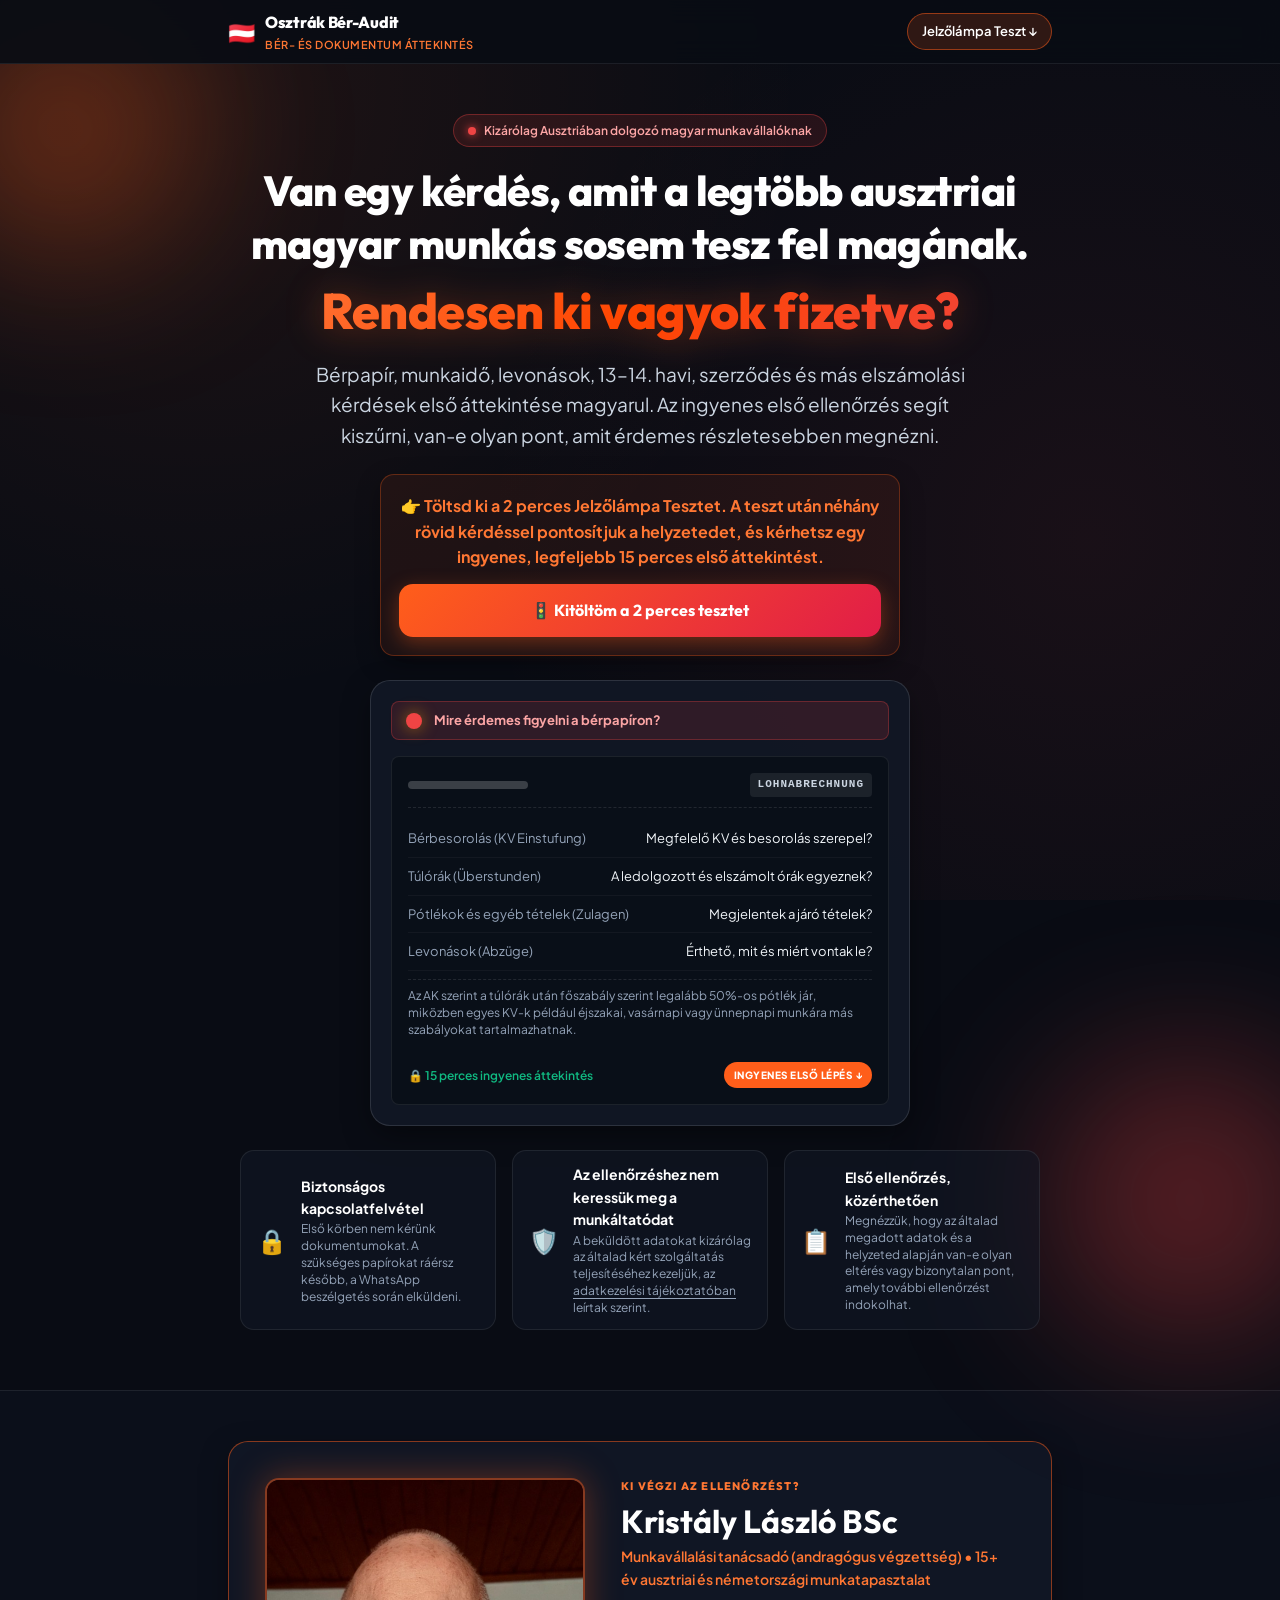
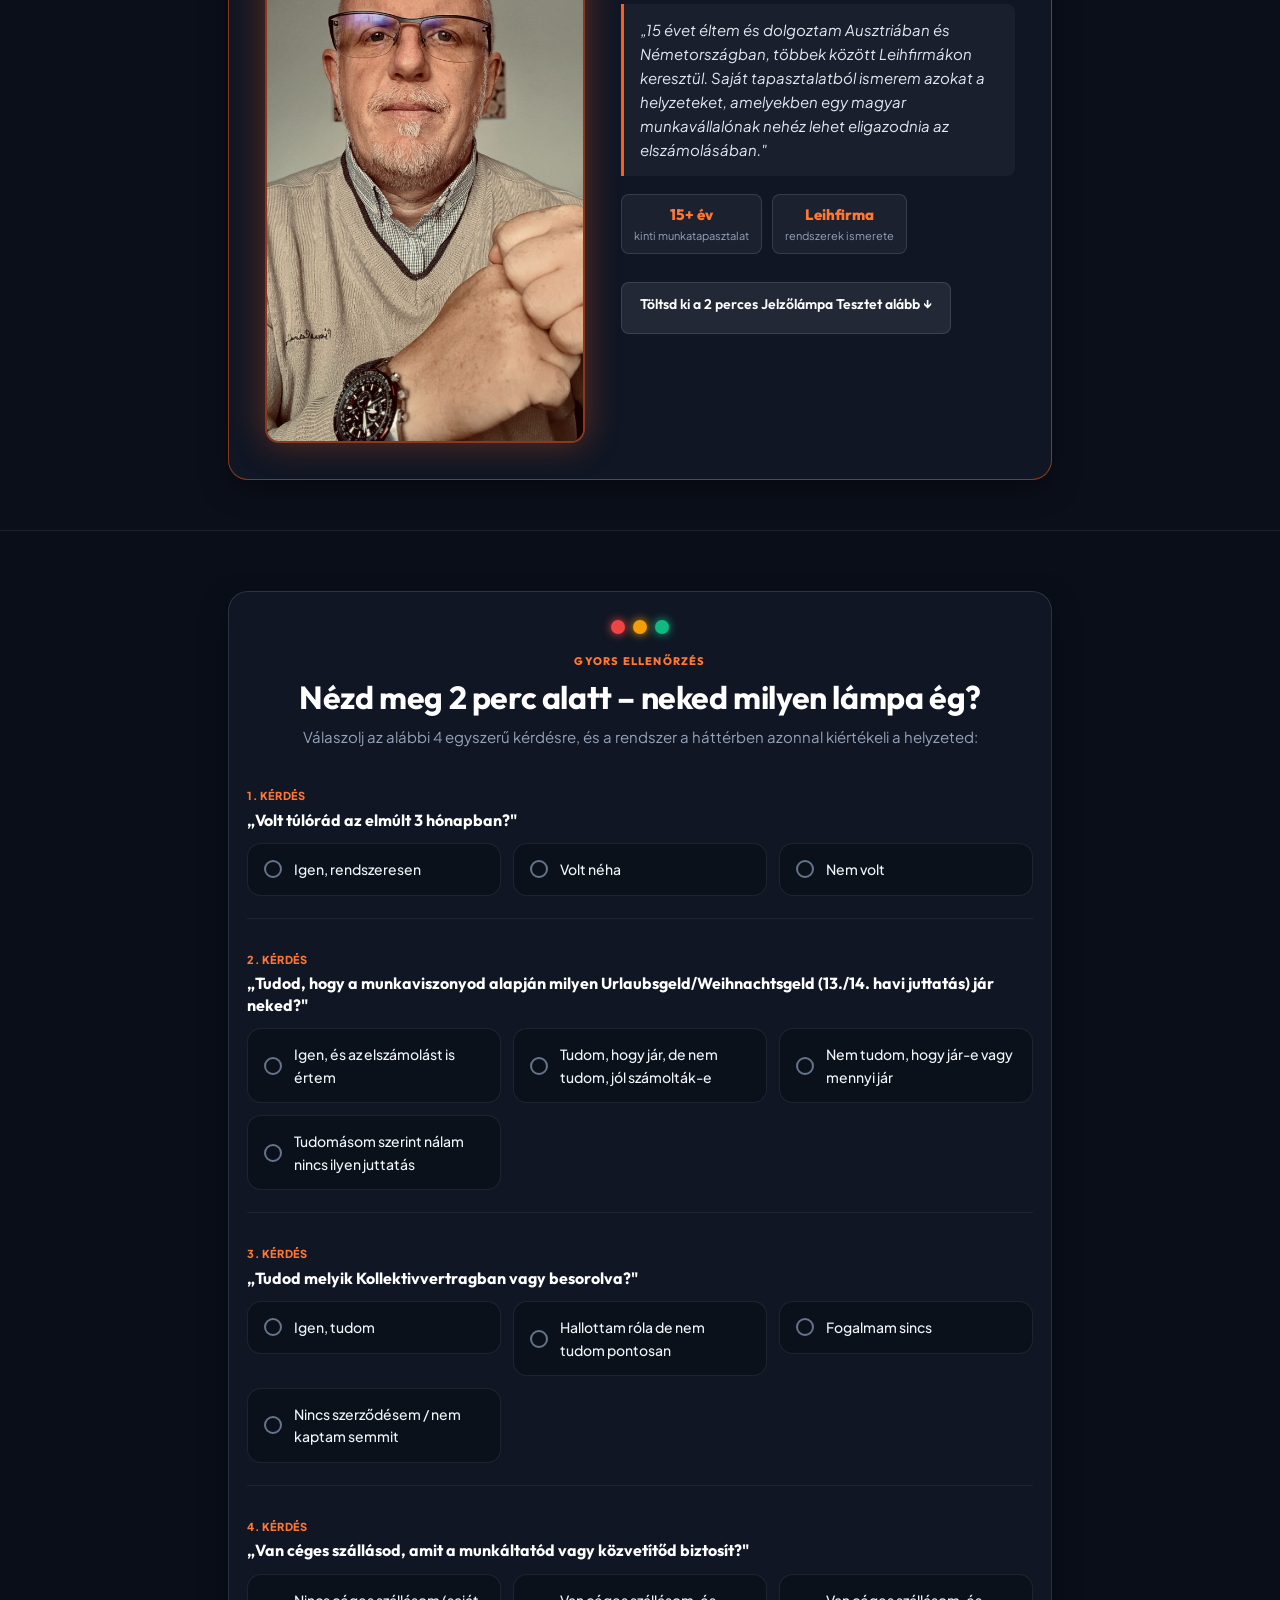
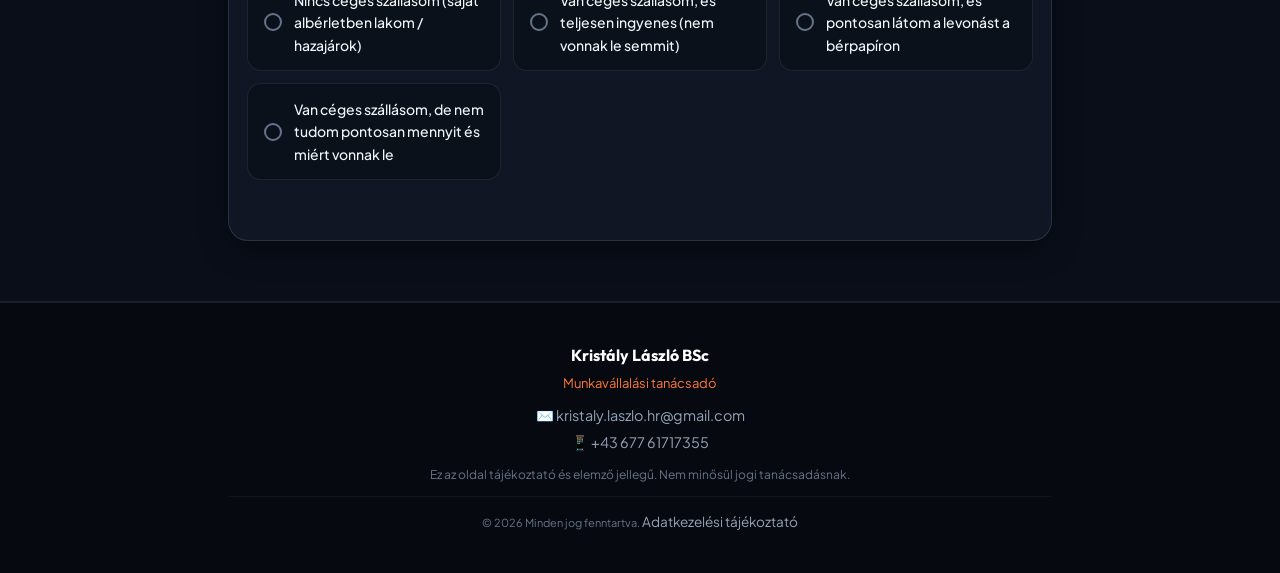
<file: index.html>
<!DOCTYPE html>
<html lang="hu">
<head>
  <meta charset="UTF-8">
  <meta name="viewport" content="width=device-width, initial-scale=1.0, maximum-scale=5.0">
  <title>Osztrák Bér- és Dokumentum Áttekintés | Kristály László BSc</title>
  
  <!-- SEO & Open Graph Meta Tags -->
  <meta name="description" content="Bérpapír, munkaidő, levonások, 13–14. havi, szerződés és más elszámolási kérdések első áttekintése magyarul.">
  <meta property="og:title" content="Osztrák Bér- és Dokumentum Áttekintés">
  <meta property="og:description" content="Bérpapír, munkaidő, levonások, 13–14. havi, szerződés és más elszámolási kérdések első áttekintése magyarul.">
  <meta property="og:image" content="assets/laszlo.jpg">
  <meta property="og:type" content="website">
  
  <!-- Fonts -->
  <link rel="preconnect" href="https://fonts.googleapis.com">
  <link rel="preconnect" href="https://fonts.gstatic.com" crossorigin>
  <link href="https://fonts.googleapis.com/css2?family=Outfit:wght@400;500;600;700;800;900&family=Plus+Jakarta+Sans:wght@400;500;600;700&display=swap" rel="stylesheet">
  
  <link rel="stylesheet" href="style.css?v=4">
</head>
<body>

  <!-- Top Sticky Navigation Bar -->
  <header class="top-nav">
    <div class="nav-container">
      <div class="brand">
        <span class="flag-icon" aria-hidden="true">🇦🇹</span>
        <div class="brand-text">
          <span class="brand-title">Osztrák Bér-Audit</span>
          <span class="brand-badge">Bér- és Dokumentum Áttekintés</span>
        </div>
      </div>
      <a href="#jelzolampa-teszt" class="nav-cta-pill">Jelzőlámpa Teszt ↓</a>
    </div>
  </header>

  <main>
    <!-- ====================================================================
         1. BLOKK: HERO
         ==================================================================== -->
    <section class="hero-section" id="hero">
      <div class="glow-orb glow-top-left" aria-hidden="true"></div>
      <div class="glow-orb glow-bottom-right" aria-hidden="true"></div>
      
      <div class="container hero-container">
        <div class="hero-badge">
          <span class="pulse-dot"></span>
          <span>Kizárólag Ausztriában dolgozó magyar munkavállalóknak</span>
        </div>

        <h1 class="hero-title">
          Van egy kérdés, amit a legtöbb ausztriai magyar munkás sosem tesz fel magának.
          <span class="highlight-orange-red">Rendesen ki vagyok fizetve?</span>
        </h1>

        <p class="hero-lead">
          Bérpapír, munkaidő, levonások, 13–14. havi, szerződés és más elszámolási kérdések első áttekintése magyarul. Az ingyenes első ellenőrzés segít kiszűrni, van-e olyan pont, amit érdemes részletesebben megnézni.
        </p>

        <div class="hero-action-box">
          <p class="action-highlight">
            👉 <strong>Töltsd ki a 2 perces Jelzőlámpa Tesztet. A teszt után néhány rövid kérdéssel pontosítjuk a helyzetedet, és kérhetsz egy ingyenes, legfeljebb 15 perces első áttekintést.</strong>
          </p>
          <a href="#jelzolampa-teszt" class="btn btn-primary btn-hero">
            <span>🚦 Kitöltöm a 2 perces tesztet</span>
          </a>
        </div>

        <!-- Bérpapír szimuláció -->
        <div class="hero-illustration-card">
          <div class="warning-light-indicator">
            <span class="traffic-light amber-glow"></span>
            <span class="warning-label">Mire érdemes figyelni a bérpapíron?</span>
          </div>
          <div class="payslip-visual">
            <div class="payslip-header-fake">
              <div class="fake-bar-short"></div>
              <div class="fake-stamp">LOHNABRECHNUNG</div>
            </div>
            <div class="payslip-row-fake">
              <span class="fake-text">Bérbesorolás (KV Einstufung)</span>
              <span class="fake-diff check-text">Megfelelő KV és besorolás szerepel?</span>
            </div>
            <div class="payslip-row-fake">
              <span class="fake-text">Túlórák (Überstunden)</span>
              <span class="fake-diff check-text">A ledolgozott és elszámolt órák egyeznek?</span>
            </div>
            <div class="payslip-row-fake">
              <span class="fake-text">Pótlékok és egyéb tételek (Zulagen)</span>
              <span class="fake-diff check-text">Megjelentek a járó tételek?</span>
            </div>
            <div class="payslip-row-fake">
              <span class="fake-text">Levonások (Abzüge)</span>
              <span class="fake-diff check-text">Érthető, mit és miért vontak le?</span>
            </div>
            <div class="payslip-footnote">
              <p>Az AK szerint a túlórák után főszabály szerint legalább 50%-os pótlék jár, miközben egyes KV-k például éjszakai, vasárnapi vagy ünnepnapi munkára más szabályokat tartalmazhatnak.</p>
            </div>
            <div class="payslip-footer-fake">
              <span class="audit-status">🔒 15 perces ingyenes áttekintés</span>
              <a href="#jelzolampa-teszt" class="free-tag clickable-pill">INGYENES ELSŐ LÉPÉS ↓</a>
            </div>
          </div>
        </div>

        <!-- Bizalomépítés -->
        <div class="trust-horizontal-grid">
          <div class="trust-mini-card">
            <div class="mini-icon">🔒</div>
            <div>
              <strong>Biztonságos kapcsolatfelvétel</strong>
              <p>Első körben nem kérünk dokumentumokat. A szükséges papírokat ráérsz később, a WhatsApp beszélgetés során elküldeni.</p>
            </div>
          </div>
          <div class="trust-mini-card">
            <div class="mini-icon">🛡️</div>
            <div>
              <strong>Az ellenőrzéshez nem keressük meg a munkáltatódat</strong>
              <p>A beküldött adatokat kizárólag az általad kért szolgáltatás teljesítéséhez kezeljük, az <a href="adatkezeles.html" class="inline-link">adatkezelési tájékoztatóban</a> leírtak szerint.</p>
            </div>
          </div>
          <div class="trust-mini-card">
            <div class="mini-icon">📋</div>
            <div>
              <strong>Első ellenőrzés, közérthetően</strong>
              <p>Megnézzük, hogy az általad megadott adatok és a helyzeted alapján van-e olyan eltérés vagy bizonytalan pont, amely további ellenőrzést indokolhat.</p>
            </div>
          </div>
        </div>
      </div>
    </section>

    <!-- ====================================================================
         2. BLOKK: KI VAGYOK
         ==================================================================== -->
    <section class="about-standalone-section" id="ki-vagyok">
      <div class="container">
        <div class="about-standalone-card">
          <div class="about-photo-column">
            <div class="photo-wrapper-full">
              <img src="assets/laszlo.jpg" alt="Kristály László BSc" class="photo-wrist-visible" loading="eager">
            </div>
          </div>
          <div class="about-text-column">
            <span class="sub-label">KI VÉGZI AZ ELLENŐRZÉST?</span>
            <h2 class="about-name">Kristály László BSc</h2>
            <p class="about-title-tag">Munkavállalási tanácsadó (andragógus végzettség) • 15+ év ausztriai és németországi munkatapasztalat</p>
            <blockquote class="about-quote">
              „15 évet éltem és dolgoztam Ausztriában és Németországban, többek között Leihfirmákon keresztül. Saját tapasztalatból ismerem azokat a helyzeteket, amelyekben egy magyar munkavállalónak nehéz lehet eligazodnia az elszámolásában."
            </blockquote>
            <div class="about-highlights">
              <div class="highlight-chip">
                <span class="chip-num">15+ év</span>
                <span class="chip-desc">kinti munkatapasztalat</span>
              </div>
              <div class="highlight-chip">
                <span class="chip-num">Leihfirma</span>
                <span class="chip-desc">rendszerek ismerete</span>
              </div>
            </div>
            <div class="about-bottom-cta">
              <a href="#jelzolampa-teszt" class="btn btn-secondary-sm">
                Töltsd ki a 2 perces Jelzőlámpa Tesztet alább ↓
              </a>
            </div>
          </div>
        </div>
      </div>
    </section>

    <!-- ====================================================================
         3. BLOKK: JELZŐLÁMPA TESZT
         ==================================================================== -->
    <section class="traffic-light-section" id="jelzolampa-teszt">
      <div class="container">
        <div class="traffic-box-card">
          <div class="section-heading text-center">
            <div class="traffic-mini-lights">
              <span class="t-dot t-red"></span>
              <span class="t-dot t-yellow"></span>
              <span class="t-dot t-green"></span>
            </div>
            <span class="sub-label">GYORS ELLENŐRZÉS</span>
            <h2 class="section-title">Nézd meg 2 perc alatt – neked milyen lámpa ég?</h2>
            <p class="section-subtitle">Válaszolj az alábbi 4 egyszerű kérdésre, és a rendszer a háttérben azonnal kiértékeli a helyzeted:</p>
          </div>

          <form id="trafficLightForm" class="traffic-form">
            <!-- 1. TÚLÓRA -->
            <div class="traffic-q-group" data-tq="1">
              <div class="traffic-q-header">
                <span class="traffic-q-num">1. kérdés</span>
                <h3 class="traffic-q-title">„Volt túlórád az elmúlt 3 hónapban?"</h3>
              </div>
              <div class="traffic-options-grid">
                <label class="t-opt-card"><input type="radio" name="tq1" value="Igen, rendszeresen"><div class="t-opt-content"><span class="t-opt-indicator"></span><span class="t-opt-text">Igen, rendszeresen</span></div></label>
                <label class="t-opt-card"><input type="radio" name="tq1" value="Volt néha"><div class="t-opt-content"><span class="t-opt-indicator"></span><span class="t-opt-text">Volt néha</span></div></label>
                <label class="t-opt-card"><input type="radio" name="tq1" value="Nem volt"><div class="t-opt-content"><span class="t-opt-indicator"></span><span class="t-opt-text">Nem volt</span></div></label>
              </div>
            </div>
            <!-- 2. URLAUBSGELD / WEIHNACHTSGELD -->
            <div class="traffic-q-group" data-tq="2">
              <div class="traffic-q-header">
                <span class="traffic-q-num">2. kérdés</span>
                <h3 class="traffic-q-title">„Tudod, hogy a munkaviszonyod alapján milyen Urlaubsgeld/Weihnachtsgeld (13./14. havi juttatás) jár neked?"</h3>
              </div>
              <div class="traffic-options-grid">
                <label class="t-opt-card"><input type="radio" name="tq2" value="Igen, és az elszámolást is értem"><div class="t-opt-content"><span class="t-opt-indicator"></span><span class="t-opt-text">Igen, és az elszámolást is értem</span></div></label>
                <label class="t-opt-card"><input type="radio" name="tq2" value="Tudom, hogy jár, de nem tudom, jól számolták-e"><div class="t-opt-content"><span class="t-opt-indicator"></span><span class="t-opt-text">Tudom, hogy jár, de nem tudom, jól számolták-e</span></div></label>
                <label class="t-opt-card"><input type="radio" name="tq2" value="Nem tudom, hogy jár-e vagy mennyi jár"><div class="t-opt-content"><span class="t-opt-indicator"></span><span class="t-opt-text">Nem tudom, hogy jár-e vagy mennyi jár</span></div></label>
                <label class="t-opt-card"><input type="radio" name="tq2" value="Tudomásom szerint nálam nincs ilyen juttatás"><div class="t-opt-content"><span class="t-opt-indicator"></span><span class="t-opt-text">Tudomásom szerint nálam nincs ilyen juttatás</span></div></label>
              </div>
            </div>
            <!-- 3. KV -->
            <div class="traffic-q-group" data-tq="3">
              <div class="traffic-q-header">
                <span class="traffic-q-num">3. kérdés</span>
                <h3 class="traffic-q-title">„Tudod melyik Kollektivvertragban vagy besorolva?"</h3>
              </div>
              <div class="traffic-options-grid">
                <label class="t-opt-card"><input type="radio" name="tq3" value="Igen, tudom"><div class="t-opt-content"><span class="t-opt-indicator"></span><span class="t-opt-text">Igen, tudom</span></div></label>
                <label class="t-opt-card"><input type="radio" name="tq3" value="Hallottam róla de nem tudom pontosan"><div class="t-opt-content"><span class="t-opt-indicator"></span><span class="t-opt-text">Hallottam róla de nem tudom pontosan</span></div></label>
                <label class="t-opt-card"><input type="radio" name="tq3" value="Fogalmam sincs"><div class="t-opt-content"><span class="t-opt-indicator"></span><span class="t-opt-text">Fogalmam sincs</span></div></label>
                <label class="t-opt-card"><input type="radio" name="tq3" value="Nincs szerződésem / nem kaptam semmit"><div class="t-opt-content"><span class="t-opt-indicator"></span><span class="t-opt-text">Nincs szerződésem / nem kaptam semmit</span></div></label>
              </div>
            </div>
            <!-- 4. SZÁLLÁS -->
            <div class="traffic-q-group" data-tq="4">
              <div class="traffic-q-header">
                <span class="traffic-q-num">4. kérdés</span>
                <h3 class="traffic-q-title">„Van céges szállásod, amit a munkáltatód vagy közvetítőd biztosít?"</h3>
              </div>
              <div class="traffic-options-grid">
                <label class="t-opt-card"><input type="radio" name="tq4" value="Nincs céges szállásom"><div class="t-opt-content"><span class="t-opt-indicator"></span><span class="t-opt-text">Nincs céges szállásom (saját albérletben lakom / hazajárok)</span></div></label>
                <label class="t-opt-card"><input type="radio" name="tq4" value="Van, és teljesen ingyenes"><div class="t-opt-content"><span class="t-opt-indicator"></span><span class="t-opt-text">Van céges szállásom, és teljesen ingyenes (nem vonnak le semmit)</span></div></label>
                <label class="t-opt-card"><input type="radio" name="tq4" value="Van, és pontosan tudom a levonást"><div class="t-opt-content"><span class="t-opt-indicator"></span><span class="t-opt-text">Van céges szállásom, és pontosan látom a levonást a bérpapíron</span></div></label>
                <label class="t-opt-card"><input type="radio" name="tq4" value="Van, de nem tudom pontosan"><div class="t-opt-content"><span class="t-opt-indicator"></span><span class="t-opt-text">Van céges szállásom, de nem tudom pontosan mennyit és miért vonnak le</span></div></label>
              </div>
            </div>
          </form>

          <!-- EREDMÉNY DOBOZOK -->
          <div id="trafficResultCard" class="traffic-result-card" style="display: none;">
            <div id="resRedLight" class="res-light-box light-box-red" style="display: none;">
              <div class="res-light-header">
                <div class="big-lamp lamp-red">🔴</div>
                <div class="res-light-title-group">
                  <span class="res-badge badge-red">TÖBB ELLENŐRZENDŐ PONTOT TALÁLTUNK</span>
                  <h4>PIROS LÁMPA</h4>
                </div>
              </div>
              <p class="res-quote">A válaszaid alapján vannak olyan pontok az elszámolásodban, amelyeket érdemes közelebbről megnézni.</p>
              <p class="res-disclaimer">Ez még nem jelenti azt, hogy biztosan hibás a béred vagy pénzzel tartoznak neked. A következő lépésben néhány rövid kérdéssel pontosítjuk, mit szeretnél ellenőrizni.</p>
              <a href="#szuro-blokk" class="btn btn-primary btn-jump-to-filter"><span>Tovább az ingyenes első ellenőrzéshez ↓</span></a>
            </div>
            <div id="resYellowLight" class="res-light-box light-box-yellow" style="display: none;">
              <div class="res-light-header">
                <div class="big-lamp lamp-yellow">🟡</div>
                <div class="res-light-title-group">
                  <span class="res-badge badge-yellow">NÉHÁNY BIZONYTALAN PONT</span>
                  <h4>SÁRGA LÁMPA</h4>
                </div>
              </div>
              <p class="res-quote">Van néhány pont, amelyet érdemes átgondolni.</p>
              <p class="res-disclaimer">A következő lépésben néhány rövid kérdéssel pontosítjuk, mit szeretnél ellenőrizni.</p>
              <a href="#szuro-blokk" class="btn btn-primary btn-jump-to-filter"><span>Tovább az ingyenes első ellenőrzéshez ↓</span></a>
            </div>
            <div id="resGreenLight" class="res-light-box light-box-green" style="display: none;">
              <div class="res-light-header">
                <div class="big-lamp lamp-green">🟢</div>
                <div class="res-light-title-group">
                  <span class="res-badge badge-green">KEVESEBB KOCKÁZATI JEL</span>
                  <h4>ZÖLD LÁMPA</h4>
                </div>
              </div>
              <p class="res-quote" style="color: var(--accent-green);">ZÖLD – A válaszaid alapján jelenleg kevés olyan jel látszik, ami miatt részletesebb ellenőrzést javasolnánk.</p>
              <p class="res-disclaimer">Ha ennek ellenére van egy konkrét bérpapírod, levonásod, munkaidő-eltérésed vagy más tétel, amit nem értesz, kérhetsz 15 perces ingyenes első áttekintést.</p>
              <a href="#szuro-blokk" class="btn btn-secondary btn-jump-to-filter" style="margin-top: 16px;"><span>Opcionális: Ingyenes első áttekintés igénylése ↓</span></a>
            </div>
          </div>
        </div>
      </div>
    </section>

    <!-- ====================================================================
         4. BLOKK: ELŐMINŐSÍTŐ KÉRDÉSEK
         ==================================================================== -->
    <section class="filter-section" id="szuro-blokk" style="display: none;">
      <div class="container">
        <div class="filter-box-card">
          <div class="section-heading text-center">
            <span class="sub-label">ELŐMINŐSÍTÉS</span>
            <h2 class="section-title">Néhány kérdés a folytatáshoz</h2>
            <p class="section-subtitle">Válaszolj az alábbi kérdésekre, hogy megtudjuk, hogyan segíthetünk:</p>
          </div>

          <form id="auditForm" novalidate>
            <!-- 1. KÉRDÉS -->
            <div class="question-group" data-q="1">
              <label class="question-label">
                <span class="q-number">1. kérdés</span>
                <span class="q-text">Miért szeretnéd ellenőriztetni az elszámolásodat?</span>
              </label>
              <div class="options-grid">
                <label class="option-card"><input type="radio" name="q1" value="Konkrét összeget/tételt hiányolok" required><div class="option-content"><span class="option-indicator"></span><span class="option-title">Konkrét összeget/tételt hiányolok</span></div></label>
                <label class="option-card"><input type="radio" name="q1" value="A ledolgozott óráim és az elszámolás szerintem nem egyeznek" required><div class="option-content"><span class="option-indicator"></span><span class="option-title">A ledolgozott óráim és az elszámolás szerintem nem egyeznek</span></div></label>
                <label class="option-card"><input type="radio" name="q1" value="Nem értem a bérpapírom egyes tételeit vagy levonásait" required><div class="option-content"><span class="option-indicator"></span><span class="option-title">Nem értem a bérpapírom egyes tételeit vagy levonásait</span></div></label>
                <label class="option-card"><input type="radio" name="q1" value="Nincs konkrét gyanúm, csak szeretném ellenőrizni" required><div class="option-content"><span class="option-indicator"></span><span class="option-title">Nincs konkrét gyanúm, csak szeretném ellenőrizni</span></div></label>
              </div>
            </div>
            <!-- 2. KÉRDÉS -->
            <div class="question-group" data-q="2">
              <label class="question-label">
                <span class="q-number">2. kérdés</span>
                <span class="q-text">Ha az első ellenőrzés olyan eltérést jelez, amelyet érdemes részletesen megvizsgálni, szeretnél továbblépni?</span>
              </label>
              <div class="options-grid">
                <label class="option-card"><input type="radio" name="q2" value="Igen" required><div class="option-content"><span class="option-indicator"></span><span class="option-title">Igen</span></div></label>
                <label class="option-card"><input type="radio" name="q2" value="Attól függ, mit találunk" required><div class="option-content"><span class="option-indicator"></span><span class="option-title">Attól függ, mit találunk</span></div></label>
                <label class="option-card"><input type="radio" name="q2" value="Egyelőre csak tájékozódom" required><div class="option-content"><span class="option-indicator"></span><span class="option-title">Egyelőre csak tájékozódom</span></div></label>
              </div>
            </div>
            <!-- 3. KÉRDÉS -->
            <div class="question-group" data-q="3">
              <label class="question-label">
                <span class="q-number">3. kérdés</span>
                <span class="q-text">Ha az első áttekintés alapján indokolt, szóba jöhet számodra a 165 €-os részletes dokumentumvizsgálat?</span>
              </label>
              <div class="options-grid">
                <label class="option-card"><input type="radio" name="q3" value="Igen" required><div class="option-content"><span class="option-indicator"></span><span class="option-title">Igen</span></div></label>
                <label class="option-card"><input type="radio" name="q3" value="Előbb szeretném tudni, pontosan mit kapok érte" required><div class="option-content"><span class="option-indicator"></span><span class="option-title">Előbb szeretném tudni, pontosan mit kapok érte</span></div></label>
                <label class="option-card"><input type="radio" name="q3" value="Nem" required><div class="option-content"><span class="option-indicator"></span><span class="option-title">Nem</span></div></label>
              </div>
            </div>

            <!-- ÚJ LEAD FORM BLOKK (V2.1) -->
            <div id="leadFormBlock" class="upload-block-container" style="display: none;">
              <div class="upload-divider"><span>Következő lépés: Ingyenes első áttekintés igénylése</span></div>

              <!-- ÁR TÁJÉKOZTATÓ BLOKK -->
              <div class="price-info-box" style="background: rgba(255, 94, 26, 0.1); border: 1px solid rgba(255, 94, 26, 0.3); border-radius: 8px; padding: 16px; margin-bottom: 24px; text-align: left;">
                <p style="margin: 0 0 8px 0; font-weight: 600; color: #fff;">Az első 15 perces áttekintés díjmentes.</p>
                <p style="margin: 0 0 8px 0; color: #cbd5e1; font-size: 0.95rem;">Ha az első áttekintés alapján részletes dokumentumvizsgálatot szeretnél, annak jelenlegi díja 165 €.</p>
                <p style="margin: 0; color: #94a3b8; font-size: 0.85rem;">A fizetős vizsgálat opcionális. Az ingyenes áttekintés semmilyen vásárlási kötelezettséggel nem jár.</p>
              </div>
              <div class="upload-inner-card">
                <div class="upload-header">
                  <h3 class="upload-title" style="margin-bottom: 8px;">Kéred az ingyenes 15 perces első áttekintést?</h3>
                  <p style="color: var(--text-muted); font-size: 0.95rem; line-height: 1.5; margin-bottom: 24px;">
                    Add meg azt a WhatsApp-számot, amelyen felvehetem veled a kapcsolatot. Az első egyeztetés során tisztázzuk, mit szeretnél ellenőrizni, és ha szükséges, megírom azt is, milyen dokumentumra lesz szükségem.
                  </p>
                </div>

                <div class="form-group">
                  <label for="firstNameInput" class="form-label">Keresztnév <span class="optional-tag">(Opcionális)</span></label>
                  <input type="text" id="firstNameInput" class="form-input" placeholder="Pl. Gábor" autocomplete="given-name">
                </div>

                <div class="form-group">
                  <label for="whatsappNumber" class="form-label">WhatsApp telefonszámod <span class="required-star">* (Kötelező)</span></label>
                  <div class="phone-input-wrapper">
                    <span class="phone-input-icon">📱</span>
                    <input type="tel" id="whatsappNumber" class="form-input" placeholder="+43 676 1234567 vagy +36 30 123 4567" required autocomplete="tel">
                  </div>
                  <div id="phoneError" class="field-error" style="display: none;"></div>
                </div>

                <div class="form-group" style="margin-top: 20px;">
                  <label style="display: flex; align-items: flex-start; gap: 10px; cursor: pointer;">
                    <input type="checkbox" id="privacyConsent" required style="margin-top: 3px; accent-color: var(--accent-orange); width: 18px; height: 18px;">
                    <span style="font-size: 0.85rem; color: var(--text-muted); line-height: 1.4;">
                      Elolvastam és elfogadom az <a href="adatkezeles.html" target="_blank" style="color: var(--accent-orange); text-decoration: underline;">Adatkezelési tájékoztatót</a>, és hozzájárulok, hogy WhatsAppon kapcsolatba lépjenek velem.
                    </span>
                  </label>
                </div>

                <div class="cta-action-area">
                  <button type="submit" id="btnSubmitAudit" class="btn btn-cta btn-submit">
                    <span class="btn-spinner" id="btnSpinner" style="display: none;"></span>
                    <span class="btn-text" id="btnText">Kérem az ingyenes első áttekintést</span>
                  </button>
                </div>
              </div>
            </div>
          </form>
        </div>
      </div>
    </section>
  </main>

  <!-- LÁBLÉC -->
  <footer class="site-footer">
    <div class="container footer-container">
      <div class="footer-brand">
        <span class="footer-brand-title">Kristály László BSc</span>
        <span class="footer-brand-sub">Munkavállalási tanácsadó</span>
        <div style="margin-top: 10px; color: var(--text-muted); font-size: 0.9rem;">
          <div>✉️ <a href="mailto:kristaly.laszlo.hr@gmail.com" style="color: var(--text-muted); text-decoration: none;">kristaly.laszlo.hr@gmail.com</a></div>
          <div style="margin-top: 4px;">📱 <a href="https://wa.me/4367761717355" target="_blank" style="color: var(--text-muted); text-decoration: none;">+43 677 61717355</a></div>
        </div>
      </div>
      <p class="footer-disclaimer">Ez az oldal tájékoztató és elemző jellegű. Nem minősül jogi tanácsadásnak.</p>
      <div class="footer-bottom-line">
        <span>© 2026 Minden jog fenntartva.</span>
        <a href="adatkezeles.html" class="footer-link">Adatkezelési tájékoztató</a>
      </div>
    </div>
  </footer>

  <!-- SUCCESS MODAL -->
  <div id="successModal" class="modal-overlay" style="display: none;">
    <div class="modal-card">
      <div class="modal-icon-wrap"><span class="modal-checkmark">✓</span></div>
      <h3 class="modal-title">Köszönöm, megkaptam a jelentkezésed.</h3>
      <div class="modal-message-block">
        <p class="modal-message" style="margin-bottom: 0;">
          WhatsAppon hamarosan jelentkezem, és röviden megbeszéljük, mit szeretnél ellenőrizni.<br><br>
          Ha papírokra lesz szükség, megírom mit és hogyan küldj el.<br><br>
          <strong style="color: var(--accent-orange-bright);">Az első (max. 15 perces) áttekintés teljesen ingyenes.</strong>
        </p>
      </div>
      <button class="btn btn-secondary" onclick="window.location.reload()" style="margin-top: 24px; width: 100%;">
        Vissza a főoldalra
      </button>
    </div>
  </div>

  <script src="app.js?v=4"></script>
</body>
</html>
</file>
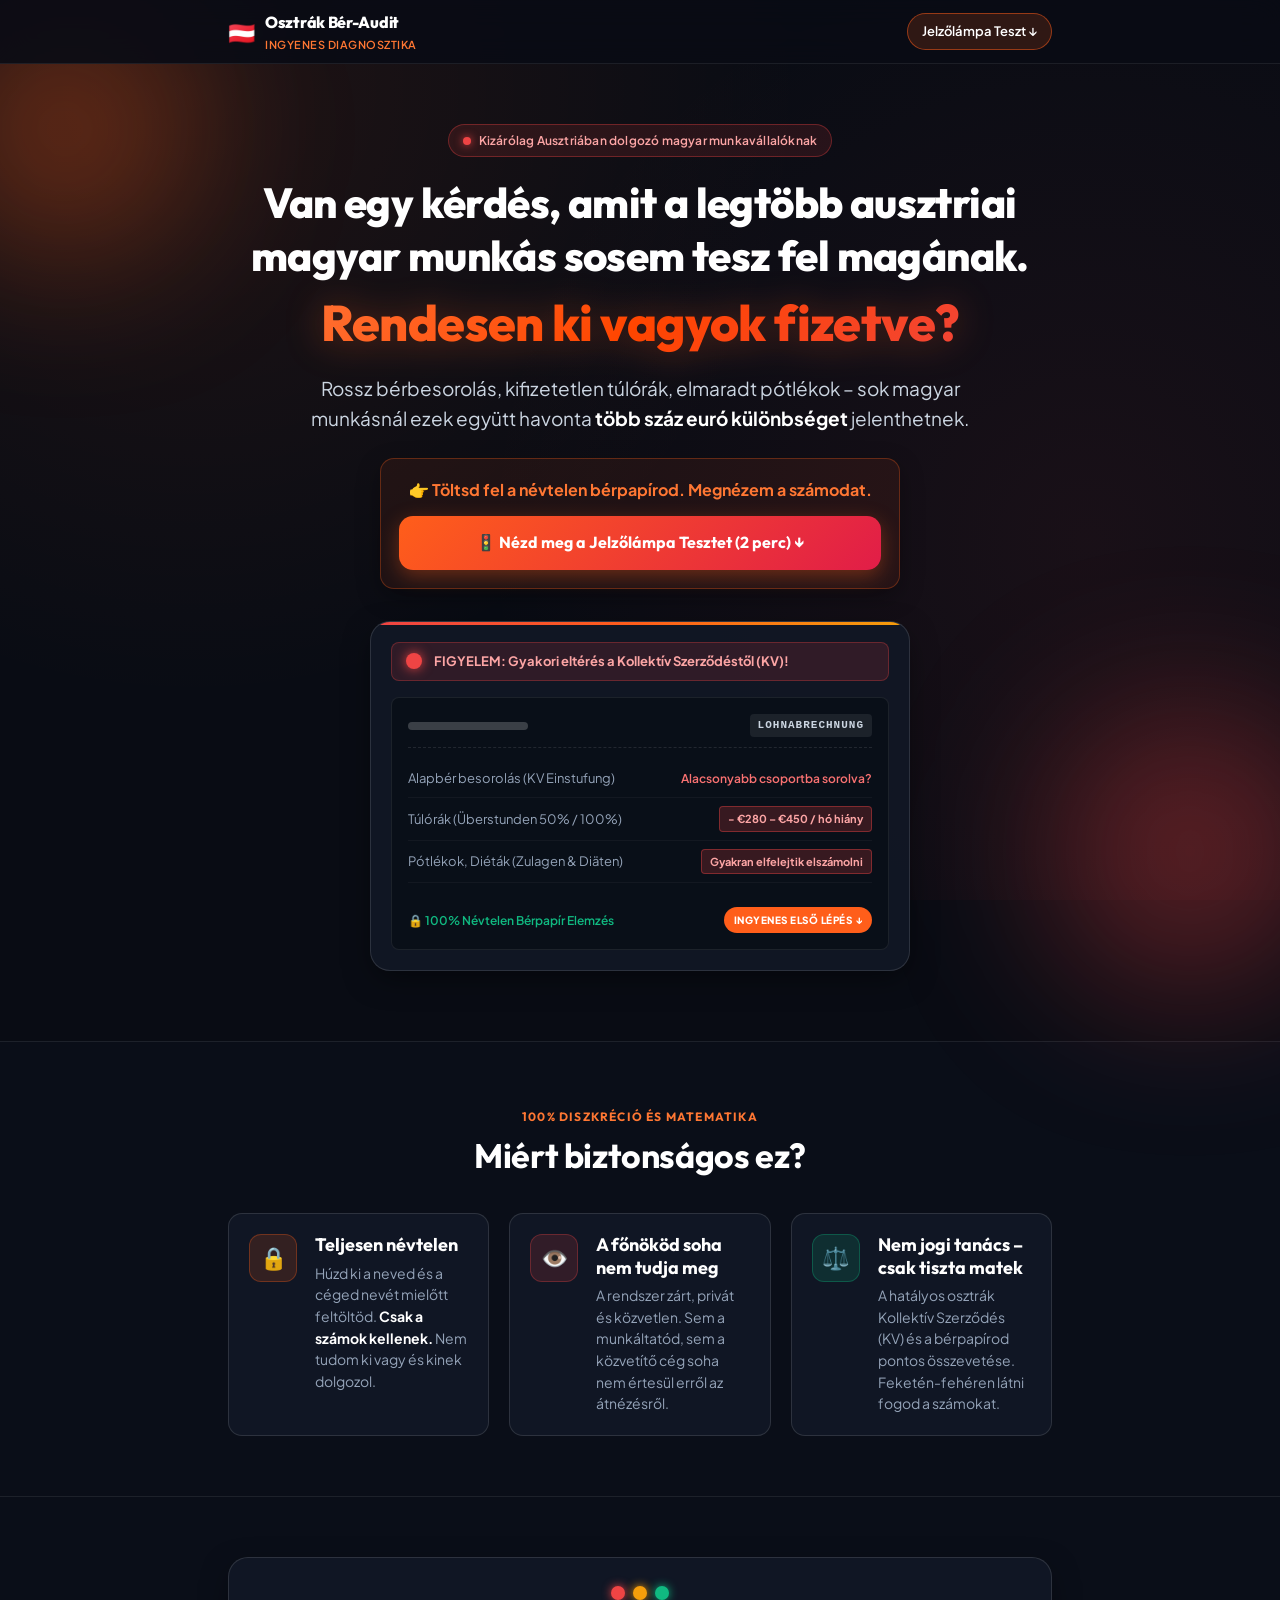
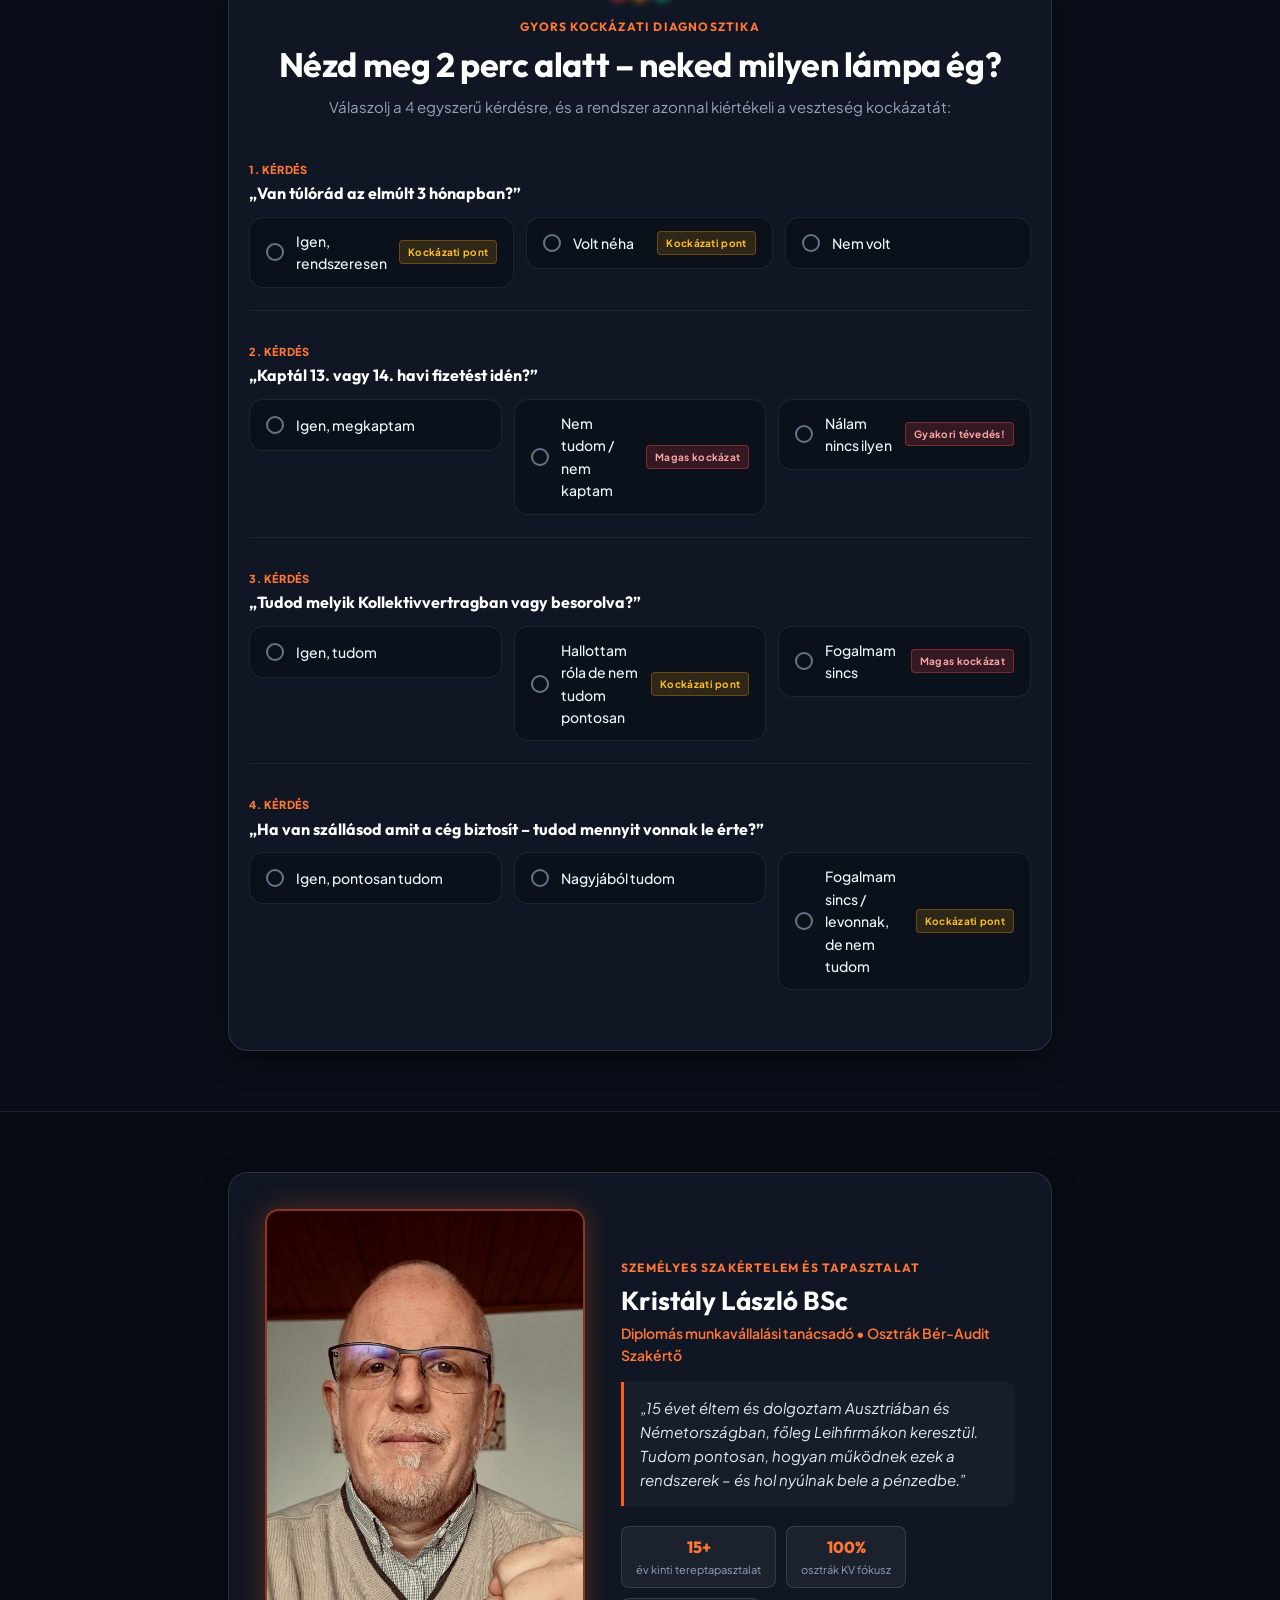
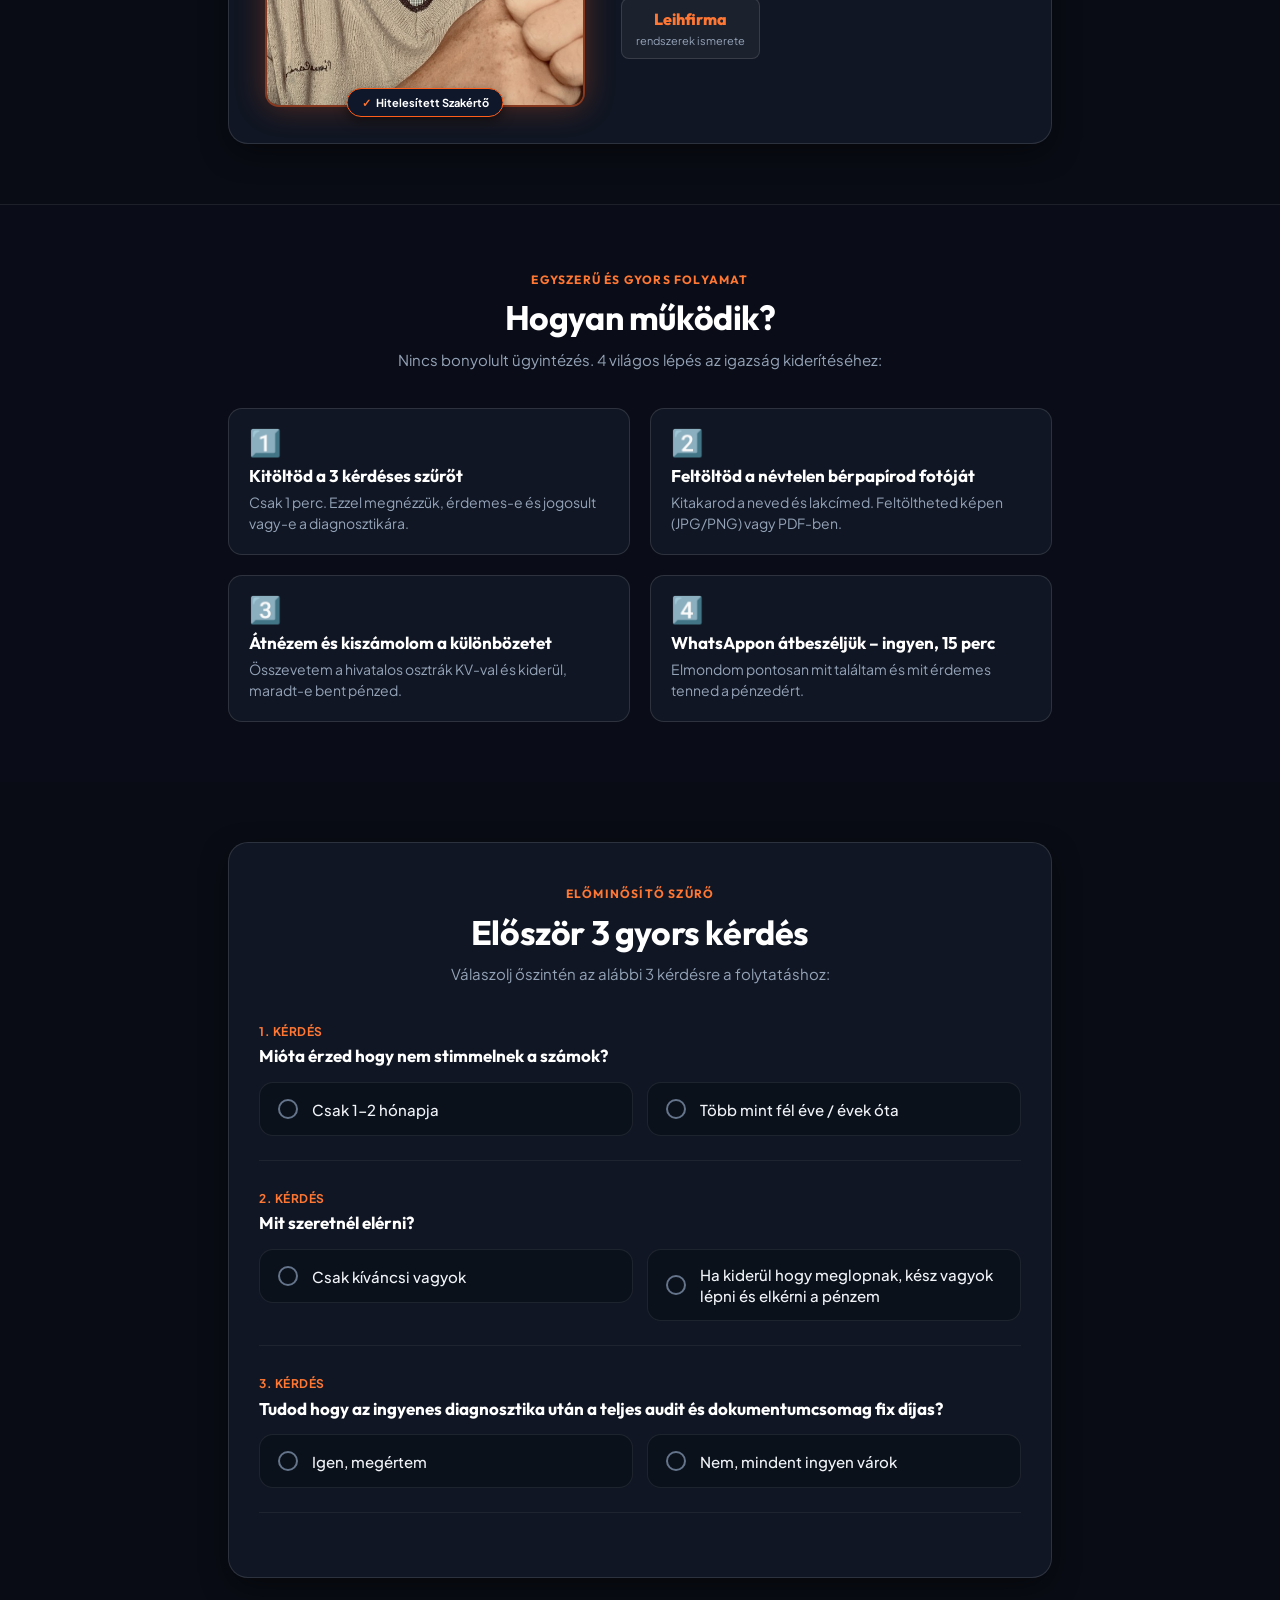
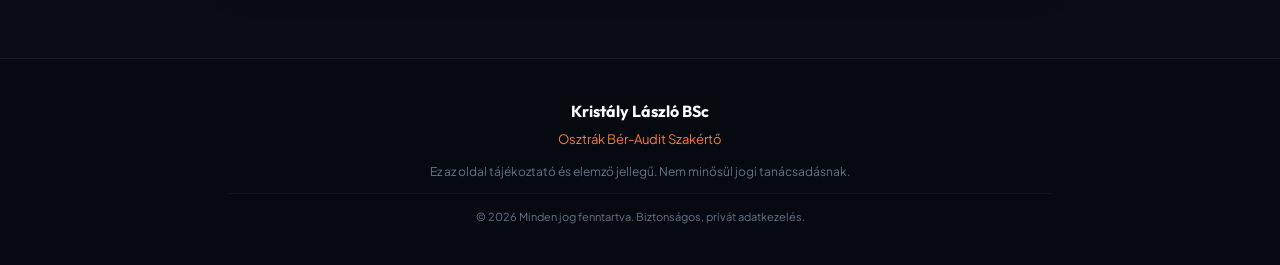
<file: ber-audit-landing/index.html>
<!DOCTYPE html>
<html lang="hu">
<head>
  <meta charset="UTF-8">
  <meta name="viewport" content="width=device-width, initial-scale=1.0, maximum-scale=5.0">
  <title>Osztrák Bér-Audit – Ingyenes Diagnosztika | Kristály László BSc</title>
  
  <!-- SEO & Open Graph Meta Tags -->
  <meta name="description" content="Van egy kérdés amit a legtöbb ausztriai magyar munkás sosem tesz fel magának: Rendesen ki vagyok fizetve? Töltsd ki a 2 perces Jelzőlámpa Tesztet és nézd meg a számodat.">
  <meta property="og:title" content="Osztrák Bér-Audit – Ingyenes Diagnosztika">
  <meta property="og:description" content="Rossz bérbesorolás, kifizetetlen túlórák, elmaradt pótlékok? Töltsd ki a Jelzőlámpa Tesztet és vizsgáld meg a névtelen bérpapírod!">
  <meta property="og:image" content="assets/laszlo.jpg">
  <meta property="og:type" content="website">
  
  <!-- Fonts -->
  <link rel="preconnect" href="https://fonts.googleapis.com">
  <link rel="preconnect" href="https://fonts.gstatic.com" crossorigin>
  <link href="https://fonts.googleapis.com/css2?family=Outfit:wght@400;500;600;700;800;900&family=Plus+Jakarta+Sans:wght@400;500;600;700&display=swap" rel="stylesheet">
  
  <link rel="stylesheet" href="style.css">
</head>
<body>

  <!-- Top Sticky Navigation Bar -->
  <header class="top-nav">
    <div class="nav-container">
      <div class="brand">
        <span class="flag-icon" aria-hidden="true">🇦🇹</span>
        <div class="brand-text">
          <span class="brand-title">Osztrák Bér-Audit</span>
          <span class="brand-badge">Ingyenes Diagnosztika</span>
        </div>
      </div>
      <a href="#jelzolampa-teszt" class="nav-cta-pill">Jelzőlámpa Teszt ↓</a>
    </div>
  </header>

  <main>
    <!-- BLOKK 1 – Hero -->
    <section class="hero-section" id="hero">
      <div class="glow-orb glow-top-left" aria-hidden="true"></div>
      <div class="glow-orb glow-bottom-right" aria-hidden="true"></div>
      
      <div class="container hero-container">
        <div class="hero-badge">
          <span class="pulse-dot"></span>
          <span>Kizárólag Ausztriában dolgozó magyar munkavállalóknak</span>
        </div>

        <h1 class="hero-title">
          Van egy kérdés, amit a legtöbb ausztriai magyar munkás sosem tesz fel magának.
          <span class="highlight-orange-red">Rendesen ki vagyok fizetve?</span>
        </h1>

        <p class="hero-lead">
          Rossz bérbesorolás, kifizetetlen túlórák, elmaradt pótlékok – sok magyar munkásnál ezek együtt havonta <strong>több száz euró különbséget</strong> jelenthetnek.
        </p>

        <div class="hero-action-box">
          <p class="action-highlight">
            👉 <strong>Töltsd fel a névtelen bérpapírod. Megnézem a számodat.</strong>
          </p>
          <a href="#jelzolampa-teszt" class="btn btn-primary btn-hero">
            <span>🚦 Nézd meg a Jelzőlámpa Tesztet (2 perc) ↓</span>
          </a>
        </div>

        <!-- Hero Graphic: Piros lámpa / Bérpapír illusztráció -->
        <div class="hero-illustration-card">
          <div class="warning-light-indicator">
            <span class="traffic-light red-glow"></span>
            <span class="warning-label">FIGYELEM: Gyakori eltérés a Kollektív Szerződéstől (KV)!</span>
          </div>

          <div class="payslip-visual">
            <div class="payslip-header-fake">
              <div class="fake-bar fake-bar-short"></div>
              <div class="fake-stamp">LOHNABRECHNUNG</div>
            </div>
            
            <div class="payslip-row-fake">
              <span class="fake-text">Alapbér besorolás (KV Einstufung)</span>
              <span class="fake-diff negative-text">Alacsonyabb csoportba sorolva?</span>
            </div>
            <div class="payslip-row-fake">
              <span class="fake-text">Túlórák (Überstunden 50% / 100%)</span>
              <span class="fake-diff alert-badge">- €280 – €450 / hó hiány</span>
            </div>
            <div class="payslip-row-fake">
              <span class="fake-text">Pótlékok, Diéták (Zulagen & Diäten)</span>
              <span class="fake-diff alert-badge">Gyakran elfelejtik elszámolni</span>
            </div>
            <div class="payslip-footer-fake">
              <span class="audit-status">🔒 100% Névtelen Bérpapír Elemzés</span>
              <a href="#jelzolampa-teszt" class="free-tag clickable-pill" title="Kattints ide a kezdéshez!">INGYENES ELSŐ LÉPÉS ↓</a>
            </div>
          </div>
        </div>
      </div>
    </section>

    <!-- BLOKK 2 – Bizalomépítés -->
    <section class="trust-section" id="bizalom">
      <div class="container">
        <div class="section-heading text-center">
          <span class="sub-label">100% DISZKRÉCIÓ ÉS MATEMATIKA</span>
          <h2 class="section-title">Miért biztonságos ez?</h2>
        </div>

        <div class="trust-grid">
          <!-- Sor 1 -->
          <div class="trust-card">
            <div class="trust-icon-wrap lock-icon">
              <span class="trust-icon">🔒</span>
            </div>
            <div class="trust-content">
              <h3>Teljesen névtelen</h3>
              <p>Húzd ki a neved és a céged nevét mielőtt feltöltöd. <strong>Csak a számok kellenek.</strong> Nem tudom ki vagy és kinek dolgozol.</p>
            </div>
          </div>

          <!-- Sor 2 -->
          <div class="trust-card">
            <div class="trust-icon-wrap eye-icon">
              <span class="trust-icon">👁️</span>
            </div>
            <div class="trust-content">
              <h3>A főnököd soha nem tudja meg</h3>
              <p>A rendszer zárt, privát és közvetlen. Sem a munkáltatód, sem a közvetítő cég soha nem értesül erről az átnézésről.</p>
            </div>
          </div>

          <!-- Sor 3 -->
          <div class="trust-card">
            <div class="trust-icon-wrap scale-icon">
              <span class="trust-icon">⚖️</span>
            </div>
            <div class="trust-content">
              <h3>Nem jogi tanács – csak tiszta matek</h3>
              <p>A hatályos osztrák Kollektív Szerződés (KV) és a bérpapírod pontos összevetése. Feketén-fehéren látni fogod a számokat.</p>
            </div>
          </div>
        </div>
      </div>
    </section>

    <!-- ÚJ BLOKK – JELZŐLÁMPA TESZT -->
    <section class="traffic-light-section" id="jelzolampa-teszt">
      <div class="container">
        <div class="traffic-box-card">
          <div class="section-heading text-center">
            <div class="traffic-mini-lights">
              <span class="t-dot t-red"></span>
              <span class="t-dot t-yellow"></span>
              <span class="t-dot t-green"></span>
            </div>
            <span class="sub-label">GYORS KOCKÁZATI DIAGNOSZTIKA</span>
            <h2 class="section-title">Nézd meg 2 perc alatt – neked milyen lámpa ég?</h2>
            <p class="section-subtitle">Válaszolj a 4 egyszerű kérdésre, és a rendszer azonnal kiértékeli a veszteség kockázatát:</p>
          </div>

          <form id="trafficLightForm" class="traffic-form">
            <!-- 1. TÚLÓRA KÉRDÉS -->
            <div class="traffic-q-group" data-tq="1">
              <div class="traffic-q-header">
                <span class="traffic-q-num">1. kérdés</span>
                <h3 class="traffic-q-title">„Van túlórád az elmúlt 3 hónapban?”</h3>
              </div>
              <div class="traffic-options-grid">
                <label class="t-opt-card" data-risk="high">
                  <input type="radio" name="tq1" value="Igen, rendszeresen">
                  <div class="t-opt-content">
                    <span class="t-opt-indicator"></span>
                    <span class="t-opt-text">Igen, rendszeresen</span>
                    <span class="t-risk-tag tag-warning">Kockázati pont</span>
                  </div>
                </label>

                <label class="t-opt-card" data-risk="high">
                  <input type="radio" name="tq1" value="Volt néha">
                  <div class="t-opt-content">
                    <span class="t-opt-indicator"></span>
                    <span class="t-opt-text">Volt néha</span>
                    <span class="t-risk-tag tag-warning">Kockázati pont</span>
                  </div>
                </label>

                <label class="t-opt-card" data-risk="safe">
                  <input type="radio" name="tq1" value="Nem volt">
                  <div class="t-opt-content">
                    <span class="t-opt-indicator"></span>
                    <span class="t-opt-text">Nem volt</span>
                  </div>
                </label>
              </div>
            </div>

            <!-- 2. 13/14. HAVI KÉRDÉS -->
            <div class="traffic-q-group" data-tq="2">
              <div class="traffic-q-header">
                <span class="traffic-q-num">2. kérdés</span>
                <h3 class="traffic-q-title">„Kaptál 13. vagy 14. havi fizetést idén?”</h3>
              </div>
              <div class="traffic-options-grid">
                <label class="t-opt-card" data-risk="safe">
                  <input type="radio" name="tq2" value="Igen, megkaptam">
                  <div class="t-opt-content">
                    <span class="t-opt-indicator"></span>
                    <span class="t-opt-text">Igen, megkaptam</span>
                  </div>
                </label>

                <label class="t-opt-card" data-risk="high">
                  <input type="radio" name="tq2" value="Nem tudom / nem kaptam">
                  <div class="t-opt-content">
                    <span class="t-opt-indicator"></span>
                    <span class="t-opt-text">Nem tudom / nem kaptam</span>
                    <span class="t-risk-tag tag-danger">Magas kockázat</span>
                  </div>
                </label>

                <label class="t-opt-card" data-risk="high">
                  <input type="radio" name="tq2" value="Nálam nincs ilyen">
                  <div class="t-opt-content">
                    <span class="t-opt-indicator"></span>
                    <span class="t-opt-text">Nálam nincs ilyen</span>
                    <span class="t-risk-tag tag-danger">Gyakori tévedés!</span>
                  </div>
                </label>
              </div>
            </div>

            <!-- 3. KV BESOROLÁS KÉRDÉS -->
            <div class="traffic-q-group" data-tq="3">
              <div class="traffic-q-header">
                <span class="traffic-q-num">3. kérdés</span>
                <h3 class="traffic-q-title">„Tudod melyik Kollektivvertragban vagy besorolva?”</h3>
              </div>
              <div class="traffic-options-grid">
                <label class="t-opt-card" data-risk="safe">
                  <input type="radio" name="tq3" value="Igen, tudom">
                  <div class="t-opt-content">
                    <span class="t-opt-indicator"></span>
                    <span class="t-opt-text">Igen, tudom</span>
                  </div>
                </label>

                <label class="t-opt-card" data-risk="high">
                  <input type="radio" name="tq3" value="Hallottam róla de nem tudom pontosan">
                  <div class="t-opt-content">
                    <span class="t-opt-indicator"></span>
                    <span class="t-opt-text">Hallottam róla de nem tudom pontosan</span>
                    <span class="t-risk-tag tag-warning">Kockázati pont</span>
                  </div>
                </label>

                <label class="t-opt-card" data-risk="high">
                  <input type="radio" name="tq3" value="Fogalmam sincs">
                  <div class="t-opt-content">
                    <span class="t-opt-indicator"></span>
                    <span class="t-opt-text">Fogalmam sincs</span>
                    <span class="t-risk-tag tag-danger">Magas kockázat</span>
                  </div>
                </label>
              </div>
            </div>

            <!-- 4. SZÁLLÁS LEVONÁS KÉRDÉS -->
            <div class="traffic-q-group" data-tq="4">
              <div class="traffic-q-header">
                <span class="traffic-q-num">4. kérdés</span>
                <h3 class="traffic-q-title">„Ha van szállásod amit a cég biztosít – tudod mennyit vonnak le érte?”</h3>
              </div>
              <div class="traffic-options-grid">
                <label class="t-opt-card" data-risk="safe">
                  <input type="radio" name="tq4" value="Igen, pontosan tudom">
                  <div class="t-opt-content">
                    <span class="t-opt-indicator"></span>
                    <span class="t-opt-text">Igen, pontosan tudom</span>
                  </div>
                </label>

                <label class="t-opt-card" data-risk="safe">
                  <input type="radio" name="tq4" value="Nagyjából tudom">
                  <div class="t-opt-content">
                    <span class="t-opt-indicator"></span>
                    <span class="t-opt-text">Nagyjából tudom</span>
                  </div>
                </label>

                <label class="t-opt-card" data-risk="high">
                  <input type="radio" name="tq4" value="Fogalmam sincs / nincs szállásom">
                  <div class="t-opt-content">
                    <span class="t-opt-indicator"></span>
                    <span class="t-opt-text">Fogalmam sincs / levonnak, de nem tudom</span>
                    <span class="t-risk-tag tag-warning">Kockázati pont</span>
                  </div>
                </label>
              </div>
            </div>
          </form>

          <!-- KIÉRTÉKELŐ EREDMÉNY DOBOZOK -->
          <div id="trafficResultCard" class="traffic-result-card" style="display: none;">
            
            <!-- 🔴 PIROS LÁMPA EREDMÉNY -->
            <div id="resRedLight" class="res-light-box light-box-red" style="display: none;">
              <div class="res-light-header">
                <div class="big-lamp lamp-red">🔴</div>
                <div class="res-light-title-group">
                  <span class="res-badge badge-red">MAGAS KOCKÁZAT AZONOSÍTVA</span>
                  <h4>PIROS LÁMPA</h4>
                </div>
              </div>
              <p class="res-quote">
                „Valószínű, hogy pénzed ragad bent havonta. Töltsd fel a névtelen bérpapírod – megnézem.”
              </p>
              <div class="res-auto-scroll-hint">
                <span class="spinner-small"></span>
                <span>Ugrás az előminősítő szűrőhöz...</span>
              </div>
              <a href="#szuro-blokk" class="btn btn-primary btn-jump-to-filter">
                <span>Tovább a 3 kérdéses szűrőhöz és bérpapírhoz ↓</span>
              </a>
            </div>

            <!-- 🟡 SÁRGA LÁMPA EREDMÉNY -->
            <div id="resYellowLight" class="res-light-box light-box-yellow" style="display: none;">
              <div class="res-light-header">
                <div class="big-lamp lamp-yellow">🟡</div>
                <div class="res-light-title-group">
                  <span class="res-badge badge-yellow">KÖZEPES KOCKÁZAT / GYENGE PONTOK</span>
                  <h4>SÁRGA LÁMPA</h4>
                </div>
              </div>
              <p class="res-quote">
                „Lehetséges eltérés. Érdemes megnézni a számokat.”
              </p>
              <div class="res-auto-scroll-hint">
                <span class="spinner-small"></span>
                <span>Ugrás az előminősítő szűrőhöz...</span>
              </div>
              <a href="#szuro-blokk" class="btn btn-primary btn-jump-to-filter">
                <span>Tovább a 3 kérdéses szűrőhöz és bérpapírhoz ↓</span>
              </a>
            </div>

            <!-- 🟢 ZÖLD LÁMPA EREDMÉNY -->
            <div id="resGreenLight" class="res-light-box light-box-green" style="display: none;">
              <div class="res-light-header">
                <div class="big-lamp lamp-green">🟢</div>
                <div class="res-light-title-group">
                  <span class="res-badge badge-green">MINDEN TISZTÁNAK TŰNIK</span>
                  <h4>ZÖLD LÁMPA</h4>
                </div>
              </div>
              <p class="res-quote">
                „Úgy tűnik, minden stimmel. Ha mégis bizonytalan vagy, feltöltheted a bérpapírt.”
              </p>
              <div class="res-auto-scroll-hint">
                <span class="spinner-small"></span>
                <span>Ugrás az előminősítő szűrőhöz...</span>
              </div>
              <a href="#szuro-blokk" class="btn btn-primary btn-jump-to-filter">
                <span>Tovább a 3 kérdéses szűrőhöz és bérpapírhoz ↓</span>
              </a>
            </div>

          </div>
        </div>
      </div>
    </section>

    <!-- BLOKK 3 – Ki vagyok (Nagyobb fotó karórával) -->
    <section class="about-section" id="ki-vagyok">
      <div class="container">
        <div class="about-card">
          <div class="about-photo-column">
            <div class="photo-wrapper">
              <img src="assets/laszlo.jpg" alt="Kristály László BSc osztrák bér-audit szakértő" class="profile-photo" loading="lazy">
              <div class="photo-badge">
                <span class="verified-icon">✓</span>
                <span>Hitelesített Szakértő</span>
              </div>
            </div>
          </div>

          <div class="about-text-column">
            <span class="sub-label">SZEMÉLYES SZAKÉRTELEM ÉS TAPASZTALAT</span>
            <h2 class="about-name">Kristály László BSc</h2>
            <p class="about-title-tag">Diplomás munkavállalási tanácsadó • Osztrák Bér-Audit Szakértő</p>

            <blockquote class="about-quote">
              „15 évet éltem és dolgoztam Ausztriában és Németországban, főleg Leihfirmákon keresztül. Tudom pontosan, hogyan működnek ezek a rendszerek – és hol nyúlnak bele a pénzedbe.”
            </blockquote>

            <div class="about-highlights">
              <div class="highlight-chip">
                <span class="chip-num">15+</span>
                <span class="chip-desc">év kinti tereptapasztalat</span>
              </div>
              <div class="highlight-chip">
                <span class="chip-num">100%</span>
                <span class="chip-desc">osztrák KV fókusz</span>
              </div>
              <div class="highlight-chip">
                <span class="chip-num">Leihfirma</span>
                <span class="chip-desc">rendszerek ismerete</span>
              </div>
            </div>
          </div>
        </div>
      </div>
    </section>

    <!-- BLOKK 4 – Hogyan működik -->
    <section class="how-it-works-section" id="hogyan-mukodik">
      <div class="container">
        <div class="section-heading text-center">
          <span class="sub-label">EGYSZERŰ ÉS GYORS FOLYAMAT</span>
          <h2 class="section-title">Hogyan működik?</h2>
          <p class="section-subtitle">Nincs bonyolult ügyintézés. 4 világos lépés az igazság kiderítéséhez:</p>
        </div>

        <div class="steps-grid">
          <div class="step-card">
            <div class="step-badge">1️⃣</div>
            <h3 class="step-title">Kitöltöd a 3 kérdéses szűrőt</h3>
            <p class="step-desc">Csak 1 perc. Ezzel megnézzük, érdemes-e és jogosult vagy-e a diagnosztikára.</p>
          </div>

          <div class="step-card">
            <div class="step-badge">2️⃣</div>
            <h3 class="step-title">Feltöltöd a névtelen bérpapírod fotóját</h3>
            <p class="step-desc">Kitakarod a neved és lakcímed. Feltöltheted képen (JPG/PNG) vagy PDF-ben.</p>
          </div>

          <div class="step-card">
            <div class="step-badge">3️⃣</div>
            <h3 class="step-title">Átnézem és kiszámolom a különbözetet</h3>
            <p class="step-desc">Összevetem a hivatalos osztrák KV-val és kiderül, maradt-e bent pénzed.</p>
          </div>

          <div class="step-card">
            <div class="step-badge">4️⃣</div>
            <h3 class="step-title">WhatsAppon átbeszéljük – ingyen, 15 perc</h3>
            <p class="step-desc">Elmondom pontosan mit találtam és mit érdemes tenned a pénzedért.</p>
          </div>
        </div>
      </div>
    </section>

    <!-- BLOKK 5 – Szűrőkérdések (Gating Logika) -->
    <section class="filter-section" id="szuro-blokk">
      <div class="container">
        <div class="filter-box-card">
          <div class="section-heading text-center">
            <span class="sub-label">ELŐMINŐSÍTŐ SZŰRŐ</span>
            <h2 class="section-title">Először 3 gyors kérdés</h2>
            <p class="section-subtitle">Válaszolj őszintén az alábbi 3 kérdésre a folytatáshoz:</p>
          </div>

          <form id="auditForm" novalidate>
            <!-- 1. KÉRDÉS -->
            <div class="question-group" data-q="1">
              <label class="question-label">
                <span class="q-number">1. kérdés</span>
                <span class="q-text">Mióta érzed hogy nem stimmelnek a számok?</span>
              </label>
              
              <div class="options-grid">
                <label class="option-card">
                  <input type="radio" name="q1" value="Csak 1-2 hónapja" required>
                  <div class="option-content">
                    <span class="option-indicator"></span>
                    <span class="option-title">Csak 1-2 hónapja</span>
                  </div>
                </label>

                <label class="option-card">
                  <input type="radio" name="q1" value="Több mint fél éve / évek óta" required>
                  <div class="option-content">
                    <span class="option-indicator"></span>
                    <span class="option-title">Több mint fél éve / évek óta</span>
                  </div>
                </label>
              </div>
            </div>

            <!-- 2. KÉRDÉS -->
            <div class="question-group" data-q="2">
              <label class="question-label">
                <span class="q-number">2. kérdés</span>
                <span class="q-text">Mit szeretnél elérni?</span>
              </label>
              
              <div class="options-grid">
                <label class="option-card">
                  <input type="radio" name="q2" value="Csak kíváncsi vagyok" required>
                  <div class="option-content">
                    <span class="option-indicator"></span>
                    <span class="option-title">Csak kíváncsi vagyok</span>
                  </div>
                </label>

                <label class="option-card">
                  <input type="radio" name="q2" value="Ha kiderül hogy meglopnak, kész vagyok lépni és elkérni a pénzem" required>
                  <div class="option-content">
                    <span class="option-indicator"></span>
                    <span class="option-title">Ha kiderül hogy meglopnak, kész vagyok lépni és elkérni a pénzem</span>
                  </div>
                </label>
              </div>
            </div>

            <!-- 3. KÉRDÉS -->
            <div class="question-group" data-q="3">
              <label class="question-label">
                <span class="q-number">3. kérdés</span>
                <span class="q-text">Tudod hogy az ingyenes diagnosztika után a teljes audit és dokumentumcsomag fix díjas?</span>
              </label>
              
              <div class="options-grid">
                <label class="option-card">
                  <input type="radio" name="q3" value="Igen, megértem" required>
                  <div class="option-content">
                    <span class="option-indicator"></span>
                    <span class="option-title">Igen, megértem</span>
                  </div>
                </label>

                <label class="option-card">
                  <input type="radio" name="q3" value="Nem, mindent ingyen várok" required>
                  <div class="option-content">
                    <span class="option-indicator"></span>
                    <span class="option-title">Nem, mindent ingyen várok</span>
                  </div>
                </label>
              </div>
            </div>

            <!-- KIZÁRÁS ÜZENET (Gating Logic: Ha kíváncsi vagy ingyen várja) -->
            <div id="disqualifiedBox" class="status-box disqualified-box" style="display: none;">
              <div class="status-box-header">
                <span class="status-box-icon">🛑</span>
                <h4>Jelentkezés lezárva</h4>
              </div>
              <p class="status-box-message">
                „Köszönöm a jelentkezést. Ha meggondolod magad és komolyan lépni akarsz, visszavárunk.”
              </p>
              <button type="button" id="btnResetFilter" class="btn btn-secondary-sm">
                ↺ Válaszaim átgondolása és módosítása
              </button>
            </div>

            <!-- SIKERES SZŰRŐ ÜZENET -->
            <div id="qualifiedBox" class="status-box qualified-box" style="display: none;">
              <div class="status-box-header">
                <span class="status-box-icon">✓</span>
                <h4>Köszönöm a válaszaidat! Megfeleltél a feltételeknek.</h4>
              </div>
              <p class="status-box-message">
                Készítsd elő a bérpapírod, és töltsd fel az alábbi űrlapon.
              </p>
            </div>

            <!-- BLOKK 6 – Dokumentum feltöltés -->
            <div id="uploadBlock" class="upload-block-container" style="display: none;">
              <div class="upload-divider">
                <span>Következő lépés: Dokumentum és elérhetőség</span>
              </div>

              <div class="upload-inner-card">
                <div class="upload-header">
                  <span class="upload-step-tag">2. LÉPÉS</span>
                  <h3 class="upload-title">Töltsd fel a névtelen bérpapírod</h3>
                </div>

                <!-- Anonimitási figyelmeztetés -->
                <div class="anonymity-alert">
                  <span class="alert-symbol">⚠️</span>
                  <div class="alert-text">
                    <strong>Biztonsági utasítás a feltöltés előtt:</strong>
                    <p>Előtte húzd ki vagy feketítsd be: a <strong>neved, lakcímed, céged nevét</strong>. Csak a számok, órák és sorok maradjanak láthatók.</p>
                  </div>
                </div>

                <!-- Drag & Drop / File Input Dropzone -->
                <div class="file-dropzone" id="fileDropzone">
                  <input type="file" id="payslipFile" accept=".pdf,image/jpeg,image/png,image/webp,image/jpg" class="file-input-hidden" required>
                  
                  <div class="dropzone-idle" id="dropzoneIdle">
                    <div class="dropzone-icon">📄</div>
                    <p class="dropzone-main-text">
                      <strong>Kattints ide a bérpapír kiválasztásához</strong><br>
                      vagy húzd ide a fájlt mobilon/gépen
                    </p>
                    <span class="dropzone-hint">Támogatott: Kép (JPG, PNG, WebP) vagy PDF • Max. 10 MB</span>
                  </div>

                  <div class="dropzone-active-file" id="dropzoneActiveFile" style="display: none;">
                    <div class="file-info-row">
                      <span class="file-type-icon" id="fileTypeIcon">📎</span>
                      <div class="file-text-meta">
                        <span class="file-name" id="fileName">fajl_neve.pdf</span>
                        <span class="file-size" id="fileSize">2.4 MB</span>
                      </div>
                      <button type="button" id="btnRemoveFile" class="btn-remove-file" title="Fájl törlése">✕</button>
                    </div>
                  </div>
                </div>

                <div id="fileError" class="field-error" style="display: none;"></div>

                <!-- Opcionális szöveges mező -->
                <div class="form-group">
                  <label for="userSuspicions" class="form-label">
                    Írd le röviden mi a gyanúd – mi nem stimmel szerinted? <span class="optional-tag">(Opcionális)</span>
                  </label>
                  <textarea id="userSuspicions" rows="3" class="form-textarea" placeholder="Pl.: Szerintem a túlóráimat nem a megfelelő szorzóval számolták, vagy a Leihfirma kevesebb diétát számolt el..."></textarea>
                </div>

                <!-- Kötelező WhatsApp mező -->
                <div class="form-group">
                  <label for="whatsappNumber" class="form-label">
                    WhatsApp telefonszámod <span class="required-star">* (Kötelező)</span>
                  </label>
                  <div class="phone-input-wrapper">
                    <span class="phone-input-icon">📱</span>
                    <input type="tel" id="whatsappNumber" class="form-input" placeholder="+43 676 1234567 vagy +36 30 123 4567" required autocomplete="tel">
                  </div>
                  <p class="field-hint">Erre a számra küldöm az eredményt és a 15 perces ingyenes WhatsApp konzultációt.</p>
                  <div id="phoneError" class="field-error" style="display: none;"></div>
                </div>

                <!-- BLOKK 7 – CTA gomb -->
                <div class="cta-action-area">
                  <button type="submit" id="btnSubmitAudit" class="btn btn-cta btn-submit">
                    <span class="btn-spinner" id="btnSpinner" style="display: none;"></span>
                    <span class="btn-text" id="btnText">🔍 Beküldöm – Átnézed!</span>
                  </button>
                  <p class="cta-microcopy">
                    Az első lépés ingyenes. 48 órán belül visszaírok WhatsAppon.
                  </p>
                </div>
              </div>
            </div>
          </form>
        </div>
      </div>
    </section>
  </main>

  <!-- BLOKK 8 – Lábléc -->
  <footer class="site-footer">
    <div class="container footer-container">
      <div class="footer-brand">
        <span class="footer-brand-title">Kristály László BSc</span>
        <span class="footer-brand-sub">Osztrák Bér-Audit Szakértő</span>
      </div>
      <p class="footer-disclaimer">
        Ez az oldal tájékoztató és elemző jellegű. Nem minősül jogi tanácsadásnak.
      </p>
      <div class="footer-bottom-line">
        <span>© 2026 Minden jog fenntartva. Biztonságos, privát adatkezelés.</span>
      </div>
    </div>
  </footer>

  <!-- SIKERES BEKÜLDÉS FELUGRÓ ABLAK (MODAL) -->
  <div id="successModal" class="modal-overlay" style="display: none;">
    <div class="modal-card">
      <div class="modal-icon-wrap">
        <span class="modal-checkmark">✓</span>
      </div>
      <h3 class="modal-title">Sikeres beküldés!</h3>
      <p class="modal-message">
        „Köszönöm! 48 órán belül visszaírok WhatsAppon. Készítsd elő a számodat.”
      </p>
      <div class="modal-meta">
        <span class="modal-badge">WhatsApp konzultáció rögzítve</span>
      </div>
      <button type="button" id="btnCloseModal" class="btn btn-primary btn-modal-close">
        Rendben, értem!
      </button>
    </div>
  </div>

  <script src="app.js"></script>
</body>
</html>
</file>
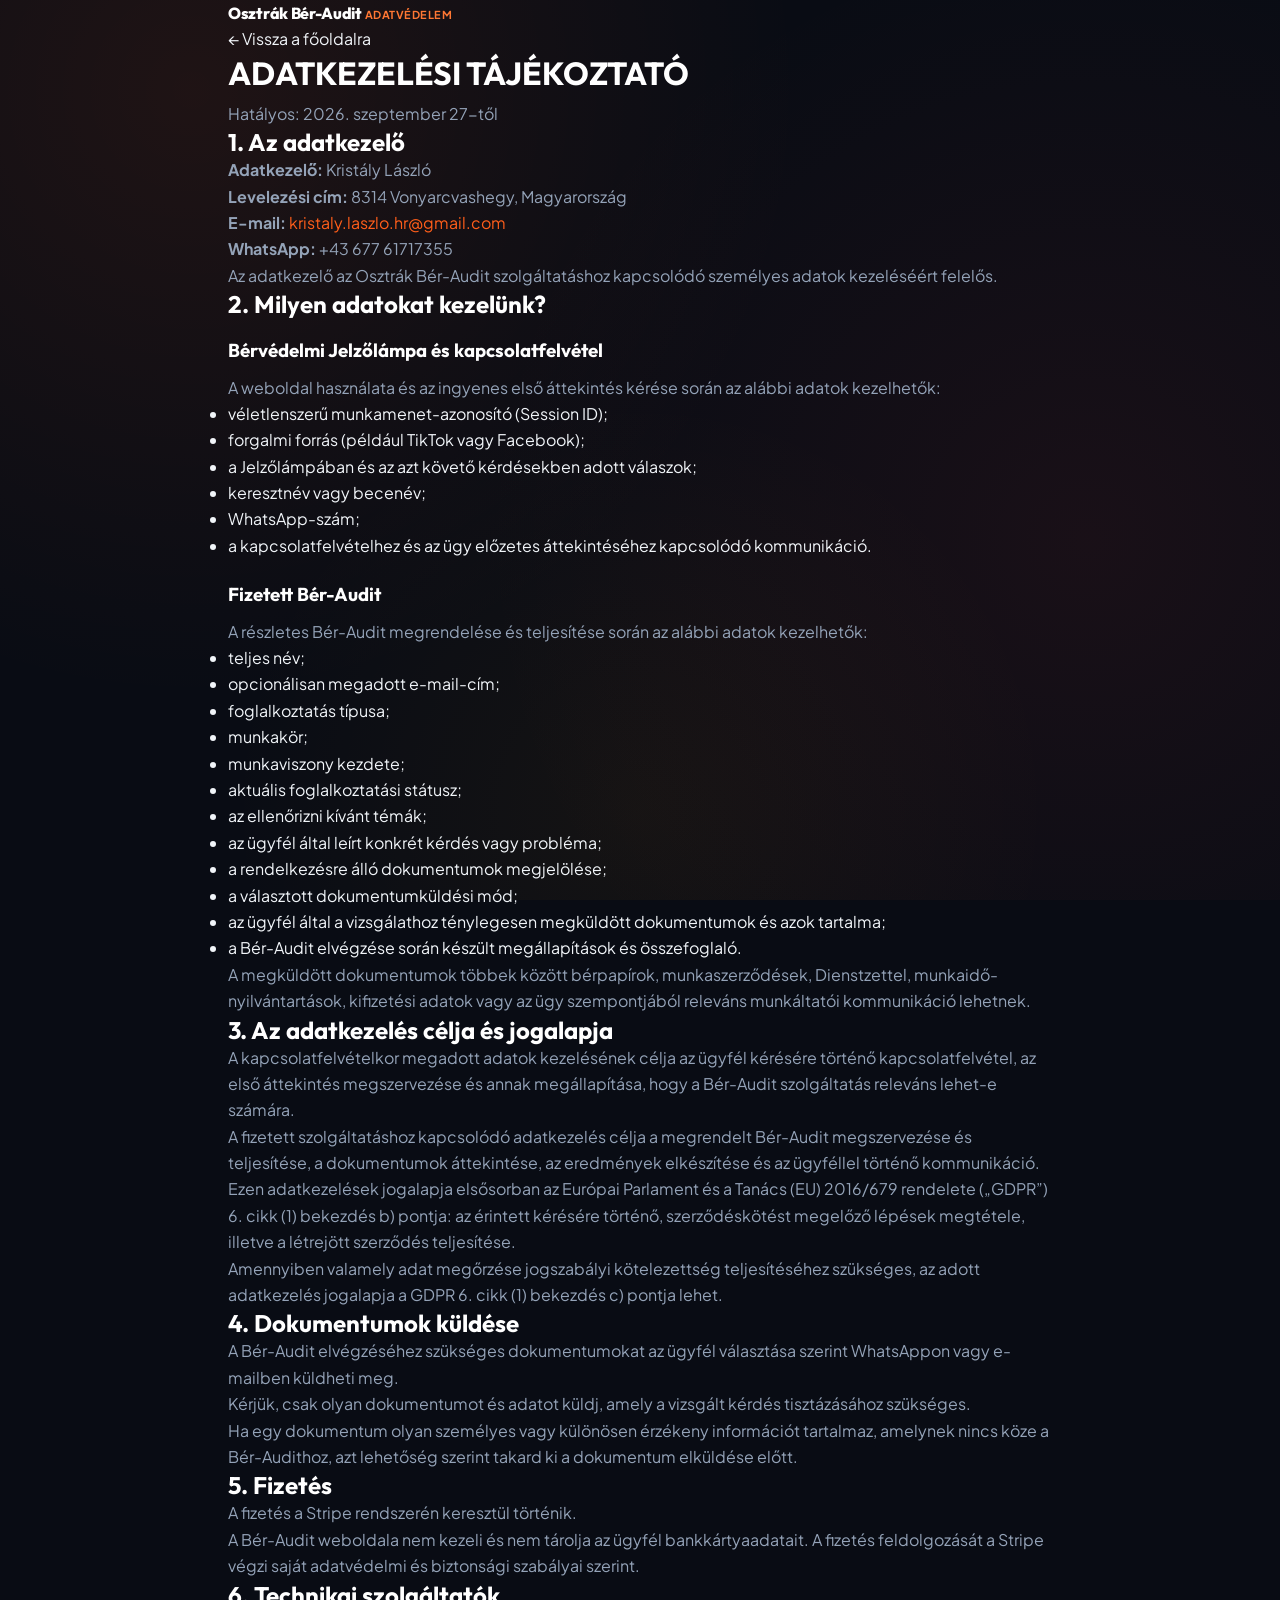
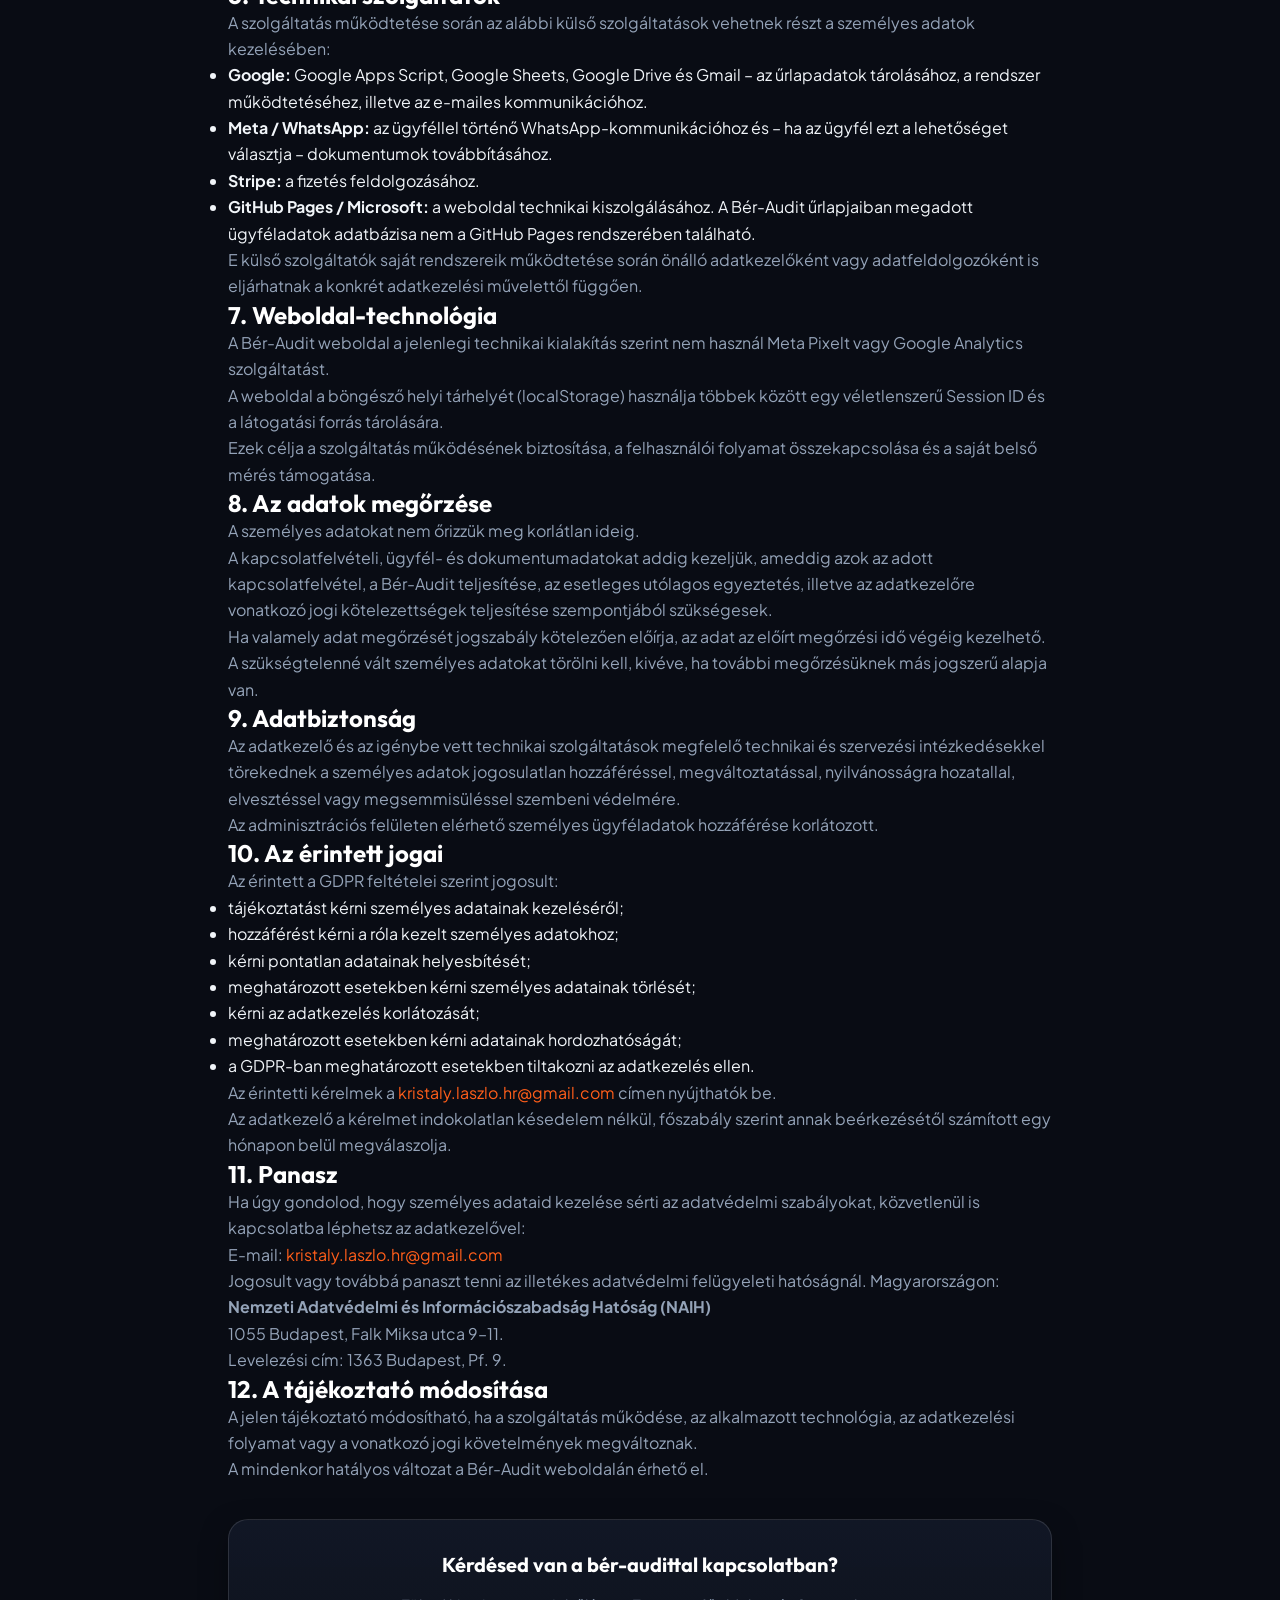
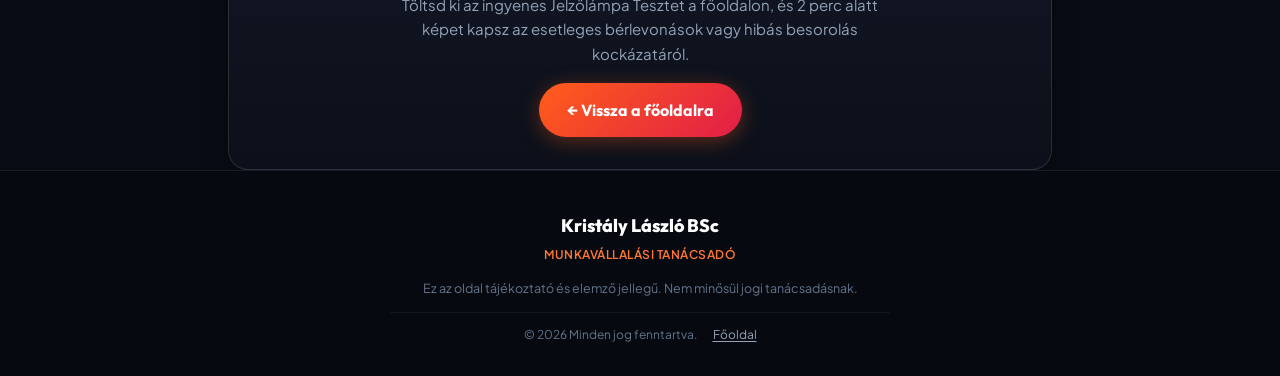
<file: adatkezeles.html>
﻿<!DOCTYPE html>
<html lang="hu">
<head>
  <meta charset="UTF-8">
  <meta name="viewport" content="width=device-width, initial-scale=1.0, maximum-scale=5.0">
  <meta name="robots" content="noindex, nofollow">
  <title>AdatkezelÃ©si TÃ¡jÃ©koztatÃ³ â€“ OsztrÃ¡k BÃ©r-Audit</title>

  <!-- Google Fonts: Outfit & Plus Jakarta Sans -->
  <link rel="preconnect" href="https://fonts.googleapis.com">
  <link rel="preconnect" href="https://fonts.gstatic.com" crossorigin>
  <link href="https://fonts.googleapis.com/css2?family=Outfit:wght@400;500;600;700;800;900&family=Plus+Jakarta+Sans:wght@400;500;600;700&display=swap" rel="stylesheet">

  <style>
    :root {
      /* SzÃ­npaletta â€“ Dark Theme */
      --bg-main: #090c14;
      --bg-card: rgba(18, 24, 38, 0.88);
      --bg-card-subtle: rgba(255, 255, 255, 0.03);
      --bg-card-hover: rgba(26, 35, 54, 0.95);
      --bg-input: rgba(12, 17, 28, 0.95);

      --accent-orange: #ff5e1a;
      --accent-orange-bright: #ff7733;
      --accent-orange-glow: rgba(255, 94, 26, 0.35);
      --accent-red: #ef4444;
      --accent-red-glow: rgba(239, 68, 68, 0.35);
      --gradient-cta: linear-gradient(135deg, #ff5e1a 0%, #e11d48 100%);
      --gradient-cta-hover: linear-gradient(135deg, #ff7733 0%, #f43f5e 100%);

      --accent-green: #10b981;
      --accent-green-glow: rgba(16, 185, 129, 0.3);
      --accent-amber: #f59e0b;
      --accent-amber-glow: rgba(245, 158, 11, 0.3);

      --text-white: #ffffff;
      --text-main: #f1f5f9;
      --text-muted: #94a3b8;
      --text-dim: #64748b;

      --border-subtle: rgba(255, 255, 255, 0.08);
      --border-card: rgba(255, 255, 255, 0.12);
      --border-orange: rgba(255, 94, 26, 0.5);
      --border-amber: rgba(245, 158, 11, 0.5);

      --radius-sm: 8px;
      --radius-md: 14px;
      --radius-lg: 20px;
      --radius-full: 9999px;

      --font-heading: 'Outfit', -apple-system, BlinkMacSystemFont, 'Segoe UI', Roboto, sans-serif;
      --font-body: 'Plus Jakarta Sans', -apple-system, BlinkMacSystemFont, 'Segoe UI', Roboto, sans-serif;

      --shadow-card: 0 10px 30px -5px rgba(0, 0, 0, 0.5);
      --shadow-amber: 0 0 25px rgba(245, 158, 11, 0.2);
    }

    *, *::before, *::after {
      box-sizing: border-box;
      margin: 0;
      padding: 0;
      -webkit-tap-highlight-color: transparent;
    }

    html {
      scroll-behavior: smooth;
      font-size: 16px;
    }

    body {
      font-family: var(--font-body);
      background-color: var(--bg-main);
      color: var(--text-main);
      line-height: 1.65;
      background-image: 
        radial-gradient(circle at 15% 10%, rgba(255, 94, 26, 0.09) 0%, transparent 45%),
        radial-gradient(circle at 85% 60%, rgba(239, 68, 68, 0.07) 0%, transparent 50%),
        radial-gradient(circle at 50% 90%, rgba(245, 158, 11, 0.05) 0%, transparent 40%);
      background-attachment: fixed;
      min-height: 100vh;
      display: flex;
      flex-direction: column;
      overflow-x: hidden;
    }

    /* TipogrÃ¡fia */
    h1, h2, h3, h4 {
      font-family: var(--font-heading);
      color: var(--text-white);
      font-weight: 700;
      line-height: 1.25;
    }

    p {
      color: var(--text-muted);
    }

    a {
      color: inherit;
      text-decoration: none;
    }

    .container {
      width: 100%;
      max-width: 860px;
      margin: 0 auto;
      padding: 0 18px;
    }

    /* Top Sticky Nav */
    .top-nav {
      position: sticky;
      top: 0;
      z-index: 90;
      background: rgba(9, 12, 20, 0.94);
      backdrop-filter: blur(14px);
      -webkit-backdrop-filter: blur(14px);
      border-bottom: 1px solid var(--border-subtle);
      padding: 12px 0;
    }

    .nav-container {
      display: flex;
      justify-content: space-between;
      align-items: center;
      max-width: 860px;
      margin: 0 auto;
      padding: 0 18px;
    }

    .brand {
      display: flex;
      align-items: center;
      gap: 12px;
    }

    .flag-icon {
      font-size: 24px;
      line-height: 1;
    }

    .brand-text {
      display: flex;
      flex-direction: column;
    }

    .brand-title {
      font-family: var(--font-heading);
      font-size: 16px;
      font-weight: 800;
      color: var(--text-white);
      letter-spacing: -0.3px;
    }

    .brand-badge {
      font-size: 11px;
      font-weight: 700;
      color: var(--accent-orange-bright);
      text-transform: uppercase;
      letter-spacing: 0.5px;
    }

    .nav-back-pill {
      display: inline-flex;
      align-items: center;
      gap: 6px;
      font-size: 13px;
      font-weight: 700;
      color: var(--text-white);
      background: rgba(255, 255, 255, 0.08);
      border: 1px solid var(--border-card);
      padding: 7px 14px;
      border-radius: var(--radius-full);
      transition: all 0.2s ease;
    }

    .nav-back-pill:hover {
      background: rgba(255, 94, 26, 0.2);
      border-color: var(--accent-orange);
      color: #fff;
      transform: translateX(-2px);
    }

    /* Warning Banner */
    .warning-banner-wrapper {
      padding-top: 24px;
    }

    .warning-banner {
      background: rgba(245, 158, 11, 0.12);
      border: 1.5px solid var(--accent-amber);
      border-radius: var(--radius-md);
      padding: 20px 22px;
      box-shadow: var(--shadow-amber);
      display: flex;
      gap: 16px;
      align-items: flex-start;
    }

    .warning-icon {
      font-size: 28px;
      line-height: 1;
      flex-shrink: 0;
    }

    .warning-content {
      flex: 1;
    }

    .warning-tag {
      display: inline-block;
      font-size: 11px;
      font-weight: 800;
      text-transform: uppercase;
      letter-spacing: 0.8px;
      background: rgba(245, 158, 11, 0.25);
      color: #fde047;
      padding: 3px 9px;
      border-radius: var(--radius-sm);
      margin-bottom: 8px;
    }

    .warning-title {
      font-size: 16px;
      font-weight: 700;
      color: #fef08a;
      margin-bottom: 6px;
      line-height: 1.4;
    }

    .warning-desc {
      font-size: 13px;
      color: #fef3c7;
      line-height: 1.5;
    }

    /* Page Content */
    .page-main {
      flex: 1;
      padding: 28px 0 60px 0;
    }

    .doc-header-card {
      background: var(--bg-card);
      border: 1px solid var(--border-card);
      border-radius: var(--radius-lg);
      padding: 32px 24px;
      margin-bottom: 24px;
      box-shadow: var(--shadow-card);
      position: relative;
      overflow: hidden;
    }

    .doc-header-card::before {
      content: '';
      position: absolute;
      top: 0;
      left: 0;
      right: 0;
      height: 3px;
      background: var(--gradient-cta);
    }

    .doc-meta {
      display: flex;
      flex-wrap: wrap;
      gap: 10px;
      align-items: center;
      margin-bottom: 14px;
    }

    .meta-badge {
      font-size: 11px;
      font-weight: 700;
      text-transform: uppercase;
      padding: 4px 10px;
      border-radius: var(--radius-full);
      background: rgba(255, 94, 26, 0.15);
      color: var(--accent-orange-bright);
      border: 1px solid rgba(255, 94, 26, 0.3);
    }

    .meta-badge.badge-draft {
      background: rgba(245, 158, 11, 0.18);
      color: #fde047;
      border-color: rgba(245, 158, 11, 0.4);
    }

    .meta-date {
      font-size: 12px;
      color: var(--text-dim);
    }

    .doc-title {
      font-size: 30px;
      margin-bottom: 10px;
      letter-spacing: -0.5px;
    }

    .doc-subtitle {
      font-size: 16px;
      color: var(--text-muted);
      max-width: 720px;
      line-height: 1.6;
    }

    /* Policy Sections */
    .policy-sections {
      display: flex;
      flex-direction: column;
      gap: 20px;
    }

    .policy-card {
      background: var(--bg-card);
      border: 1px solid var(--border-card);
      border-radius: var(--radius-md);
      padding: 26px 22px;
      box-shadow: var(--shadow-card);
      transition: border-color 0.2s ease, transform 0.2s ease;
    }

    .policy-card:hover {
      border-color: rgba(255, 255, 255, 0.2);
    }

    .section-header {
      display: flex;
      align-items: flex-start;
      justify-content: space-between;
      gap: 12px;
      margin-bottom: 16px;
      flex-wrap: wrap;
    }

    .section-title-wrap {
      display: flex;
      align-items: baseline;
      gap: 10px;
    }

    .section-num {
      font-family: var(--font-heading);
      font-size: 18px;
      font-weight: 800;
      color: var(--accent-orange);
      flex-shrink: 0;
    }

    .section-heading {
      font-size: 18px;
      font-weight: 700;
      color: var(--text-white);
      line-height: 1.35;
    }

    /* KitÃ¶ltendÅ‘ Badge */
    .todo-tag {
      display: inline-flex;
      align-items: center;
      gap: 5px;
      font-size: 11px;
      font-weight: 800;
      color: #fde047;
      background: rgba(245, 158, 11, 0.15);
      border: 1px dashed var(--accent-amber);
      padding: 4px 10px;
      border-radius: 6px;
      text-transform: uppercase;
      letter-spacing: 0.5px;
      white-space: nowrap;
    }

    .todo-tag.ok-tag {
      color: #6ee7b7;
      background: rgba(16, 185, 129, 0.15);
      border: 1px solid rgba(16, 185, 129, 0.4);
    }

    .section-body {
      font-size: 14.5px;
      color: var(--text-muted);
      line-height: 1.7;
    }

    .section-body p {
      margin-bottom: 12px;
    }

    .section-body p:last-child {
      margin-bottom: 0;
    }

    .data-list {
      list-style: none;
      display: flex;
      flex-direction: column;
      gap: 12px;
      margin-top: 14px;
    }

    .data-item {
      background: rgba(255, 255, 255, 0.03);
      border: 1px solid var(--border-subtle);
      border-radius: var(--radius-sm);
      padding: 14px 16px;
      display: flex;
      flex-direction: column;
      gap: 4px;
    }

    .data-item-title {
      font-weight: 700;
      color: var(--text-white);
      font-size: 14px;
      display: flex;
      align-items: center;
      gap: 8px;
    }

    .data-item-desc {
      font-size: 13.5px;
      color: var(--text-muted);
    }

    .todo-box {
      background: rgba(245, 158, 11, 0.07);
      border-left: 3px solid var(--accent-amber);
      padding: 12px 16px;
      border-radius: 0 var(--radius-sm) var(--radius-sm) 0;
      margin-top: 10px;
      font-size: 13.5px;
      color: #fef3c7;
    }

    .todo-box strong {
      color: #fde047;
    }

    .table-placeholder {
      width: 100%;
      border-collapse: collapse;
      margin-top: 12px;
      font-size: 13.5px;
    }

    .table-placeholder tr {
      border-bottom: 1px solid var(--border-subtle);
    }

    .table-placeholder tr:last-child {
      border-bottom: none;
    }

    .table-placeholder td {
      padding: 10px 12px;
      vertical-align: top;
    }

    .table-placeholder td:first-child {
      font-weight: 600;
      color: var(--text-white);
      width: 38%;
      background: rgba(255, 255, 255, 0.02);
      border-radius: var(--radius-sm) 0 0 var(--radius-sm);
    }

    .table-placeholder td:last-child {
      color: var(--text-muted);
    }

    .placeholder-val {
      font-family: monospace;
      color: #fde047;
      background: rgba(245, 158, 11, 0.15);
      padding: 2px 6px;
      border-radius: 4px;
      font-size: 12.5px;
    }

    /* HatÃ³sÃ¡g Doboz */
    .authority-grid {
      display: grid;
      grid-template-columns: 1fr;
      gap: 14px;
      margin-top: 14px;
    }

    .authority-card {
      background: rgba(255, 255, 255, 0.03);
      border: 1px solid var(--border-subtle);
      border-radius: var(--radius-sm);
      padding: 16px;
    }

    .authority-name {
      font-size: 14px;
      font-weight: 700;
      color: var(--text-white);
      margin-bottom: 6px;
      display: flex;
      align-items: center;
      gap: 8px;
    }

    .authority-details {
      font-size: 13px;
      color: var(--text-muted);
      line-height: 1.6;
    }

    .authority-details a {
      color: var(--accent-orange-bright);
      text-decoration: underline;
      text-underline-offset: 3px;
    }

    /* Vissza NavigÃ¡ciÃ³ KÃ¡rtya */
    .back-action-card {
      background: linear-gradient(180deg, rgba(18, 24, 38, 0.95) 0%, rgba(12, 16, 26, 0.98) 100%);
      border: 1px solid var(--border-card);
      border-radius: var(--radius-lg);
      padding: 32px 24px;
      text-align: center;
      margin-top: 36px;
      box-shadow: var(--shadow-card);
      display: flex;
      flex-direction: column;
      align-items: center;
      gap: 16px;
    }

    .back-action-text {
      font-size: 15px;
      color: var(--text-muted);
      max-width: 520px;
    }

    .btn-back-main {
      display: inline-flex;
      align-items: center;
      justify-content: center;
      gap: 10px;
      background: var(--gradient-cta);
      color: #fff;
      font-family: var(--font-heading);
      font-size: 16px;
      font-weight: 700;
      padding: 14px 28px;
      border-radius: var(--radius-full);
      box-shadow: 0 4px 20px var(--accent-orange-glow);
      transition: all 0.25s ease;
      cursor: pointer;
    }

    .btn-back-main:hover {
      background: var(--gradient-cta-hover);
      box-shadow: 0 6px 25px rgba(255, 94, 26, 0.5);
      transform: translateY(-2px);
      color: #fff;
    }

    /* LÃ¡blÃ©c */
    .site-footer {
      border-top: 1px solid var(--border-subtle);
      background: rgba(7, 10, 16, 0.95);
      padding: 40px 0 32px 0;
      text-align: center;
      margin-top: auto;
    }

    .footer-container {
      display: flex;
      flex-direction: column;
      align-items: center;
      gap: 14px;
    }

    .footer-brand {
      display: flex;
      flex-direction: column;
      gap: 4px;
    }

    .footer-brand-title {
      font-family: var(--font-heading);
      font-size: 18px;
      font-weight: 800;
      color: var(--text-white);
    }

    .footer-brand-sub {
      font-size: 12px;
      color: var(--accent-orange-bright);
      text-transform: uppercase;
      letter-spacing: 0.5px;
      font-weight: 600;
    }

    .footer-disclaimer {
      font-size: 12.5px;
      color: var(--text-dim);
      max-width: 600px;
      line-height: 1.5;
    }

    .footer-bottom-line {
      font-size: 12px;
      color: var(--text-dim);
      padding-top: 12px;
      border-top: 1px solid rgba(255, 255, 255, 0.05);
      width: 100%;
      max-width: 500px;
      display: flex;
      justify-content: center;
      gap: 16px;
      flex-wrap: wrap;
    }

    .footer-bottom-line a {
      color: var(--text-muted);
      text-decoration: underline;
      text-underline-offset: 2px;
    }

    .footer-bottom-line a:hover {
      color: var(--text-white);
    }

    /* ReszponzivitÃ¡s */
    @media (min-width: 768px) {
      .doc-header-card {
        padding: 40px 36px;
      }

      .doc-title {
        font-size: 34px;
      }

      .policy-card {
        padding: 30px 28px;
      }

      .authority-grid {
        grid-template-columns: 1fr 1fr;
      }
    }

    @media (max-width: 480px) {
      .warning-banner {
        flex-direction: column;
        gap: 10px;
      }
      .warning-icon {
        font-size: 24px;
      }
      .section-header {
        flex-direction: column;
        align-items: flex-start;
        gap: 8px;
      }
      .table-placeholder td:first-child {
        width: 45%;
      }
    }
  </style>
</head>
<body>
  <div class="site-bg-glow"></div>
  <div class="site-bg-glow glow-2"></div>

  <header class="site-header">
    <div class="container header-container">
      <div class="header-brand">
        <span class="brand-title">Osztrák Bér-Audit</span>
        <span class="brand-badge">Adatvédelem</span>
      </div>
      <nav class="header-nav">
        <a href="index.html" class="nav-btn">← Vissza a főoldalra</a>
      </nav>
    </div>
  </header>

  <main class="main-content">
    <div class="container">
      
      <div class="page-header">
        <h1 class="page-title">ADATKEZELÉSI TÁJÉKOZTATÓ</h1>
        <p class="page-subtitle" style="color: var(--text-muted); margin-top: 8px;">Hatályos: 2026. szeptember 27-től</p>
      </div>

      <div class="policy-container">

        <section class="policy-section">
          <h2>1. Az adatkezelő</h2>
          <div class="policy-content">
            <p><strong>Adatkezelő:</strong> Kristály László<br>
            <strong>Levelezési cím:</strong> 8314 Vonyarcvashegy, Magyarország<br>
            <strong>E-mail:</strong> <a href="mailto:kristaly.laszlo.hr@gmail.com" style="color: var(--accent-orange);">kristaly.laszlo.hr@gmail.com</a><br>
            <strong>WhatsApp:</strong> +43 677 61717355</p>
            <p>Az adatkezelő az Osztrák Bér-Audit szolgáltatáshoz kapcsolódó személyes adatok kezeléséért felelős.</p>
          </div>
        </section>

        <section class="policy-section">
          <h2>2. Milyen adatokat kezelünk?</h2>
          <div class="policy-content">
            <h3 style="color: #fff; margin-top: 20px; margin-bottom: 12px;">Bérvédelmi Jelzőlámpa és kapcsolatfelvétel</h3>
            <p>A weboldal használata és az ingyenes első áttekintés kérése során az alábbi adatok kezelhetők:</p>
            <ul>
              <li>véletlenszerű munkamenet-azonosító (Session ID);</li>
              <li>forgalmi forrás (például TikTok vagy Facebook);</li>
              <li>a Jelzőlámpában és az azt követő kérdésekben adott válaszok;</li>
              <li>keresztnév vagy becenév;</li>
              <li>WhatsApp-szám;</li>
              <li>a kapcsolatfelvételhez és az ügy előzetes áttekintéséhez kapcsolódó kommunikáció.</li>
            </ul>
            
            <h3 style="color: #fff; margin-top: 24px; margin-bottom: 12px;">Fizetett Bér-Audit</h3>
            <p>A részletes Bér-Audit megrendelése és teljesítése során az alábbi adatok kezelhetők:</p>
            <ul>
              <li>teljes név;</li>
              <li>opcionálisan megadott e-mail-cím;</li>
              <li>foglalkoztatás típusa;</li>
              <li>munkakör;</li>
              <li>munkaviszony kezdete;</li>
              <li>aktuális foglalkoztatási státusz;</li>
              <li>az ellenőrizni kívánt témák;</li>
              <li>az ügyfél által leírt konkrét kérdés vagy probléma;</li>
              <li>a rendelkezésre álló dokumentumok megjelölése;</li>
              <li>a választott dokumentumküldési mód;</li>
              <li>az ügyfél által a vizsgálathoz ténylegesen megküldött dokumentumok és azok tartalma;</li>
              <li>a Bér-Audit elvégzése során készült megállapítások és összefoglaló.</li>
            </ul>
            <p>A megküldött dokumentumok többek között bérpapírok, munkaszerződések, Dienstzettel, munkaidő-nyilvántartások, kifizetési adatok vagy az ügy szempontjából releváns munkáltatói kommunikáció lehetnek.</p>
          </div>
        </section>

        <section class="policy-section">
          <h2>3. Az adatkezelés célja és jogalapja</h2>
          <div class="policy-content">
            <p>A kapcsolatfelvételkor megadott adatok kezelésének célja az ügyfél kérésére történő kapcsolatfelvétel, az első áttekintés megszervezése és annak megállapítása, hogy a Bér-Audit szolgáltatás releváns lehet-e számára.</p>
            <p>A fizetett szolgáltatáshoz kapcsolódó adatkezelés célja a megrendelt Bér-Audit megszervezése és teljesítése, a dokumentumok áttekintése, az eredmények elkészítése és az ügyféllel történő kommunikáció.</p>
            <p>Ezen adatkezelések jogalapja elsősorban az Európai Parlament és a Tanács (EU) 2016/679 rendelete („GDPR”) 6. cikk (1) bekezdés b) pontja: az érintett kérésére történő, szerződéskötést megelőző lépések megtétele, illetve a létrejött szerződés teljesítése.</p>
            <p>Amennyiben valamely adat megőrzése jogszabályi kötelezettség teljesítéséhez szükséges, az adott adatkezelés jogalapja a GDPR 6. cikk (1) bekezdés c) pontja lehet.</p>
          </div>
        </section>

        <section class="policy-section">
          <h2>4. Dokumentumok küldése</h2>
          <div class="policy-content">
            <p>A Bér-Audit elvégzéséhez szükséges dokumentumokat az ügyfél választása szerint WhatsAppon vagy e-mailben küldheti meg.</p>
            <p>Kérjük, csak olyan dokumentumot és adatot küldj, amely a vizsgált kérdés tisztázásához szükséges.</p>
            <p>Ha egy dokumentum olyan személyes vagy különösen érzékeny információt tartalmaz, amelynek nincs köze a Bér-Audithoz, azt lehetőség szerint takard ki a dokumentum elküldése előtt.</p>
          </div>
        </section>

        <section class="policy-section">
          <h2>5. Fizetés</h2>
          <div class="policy-content">
            <p>A fizetés a Stripe rendszerén keresztül történik.</p>
            <p>A Bér-Audit weboldala nem kezeli és nem tárolja az ügyfél bankkártyaadatait. A fizetés feldolgozását a Stripe végzi saját adatvédelmi és biztonsági szabályai szerint.</p>
          </div>
        </section>

        <section class="policy-section">
          <h2>6. Technikai szolgáltatók</h2>
          <div class="policy-content">
            <p>A szolgáltatás működtetése során az alábbi külső szolgáltatások vehetnek részt a személyes adatok kezelésében:</p>
            <ul>
              <li><strong>Google:</strong> Google Apps Script, Google Sheets, Google Drive és Gmail – az űrlapadatok tárolásához, a rendszer működtetéséhez, illetve az e-mailes kommunikációhoz.</li>
              <li><strong>Meta / WhatsApp:</strong> az ügyféllel történő WhatsApp-kommunikációhoz és – ha az ügyfél ezt a lehetőséget választja – dokumentumok továbbításához.</li>
              <li><strong>Stripe:</strong> a fizetés feldolgozásához.</li>
              <li><strong>GitHub Pages / Microsoft:</strong> a weboldal technikai kiszolgálásához. A Bér-Audit űrlapjaiban megadott ügyféladatok adatbázisa nem a GitHub Pages rendszerében található.</li>
            </ul>
            <p>E külső szolgáltatók saját rendszereik működtetése során önálló adatkezelőként vagy adatfeldolgozóként is eljárhatnak a konkrét adatkezelési művelettől függően.</p>
          </div>
        </section>

        <section class="policy-section">
          <h2>7. Weboldal-technológia</h2>
          <div class="policy-content">
            <p>A Bér-Audit weboldal a jelenlegi technikai kialakítás szerint nem használ Meta Pixelt vagy Google Analytics szolgáltatást.</p>
            <p>A weboldal a böngésző helyi tárhelyét (localStorage) használja többek között egy véletlenszerű Session ID és a látogatási forrás tárolására.</p>
            <p>Ezek célja a szolgáltatás működésének biztosítása, a felhasználói folyamat összekapcsolása és a saját belső mérés támogatása.</p>
          </div>
        </section>

        <section class="policy-section">
          <h2>8. Az adatok megőrzése</h2>
          <div class="policy-content">
            <p>A személyes adatokat nem őrizzük meg korlátlan ideig.</p>
            <p>A kapcsolatfelvételi, ügyfél- és dokumentumadatokat addig kezeljük, ameddig azok az adott kapcsolatfelvétel, a Bér-Audit teljesítése, az esetleges utólagos egyeztetés, illetve az adatkezelőre vonatkozó jogi kötelezettségek teljesítése szempontjából szükségesek.</p>
            <p>Ha valamely adat megőrzését jogszabály kötelezően előírja, az adat az előírt megőrzési idő végéig kezelhető.</p>
            <p>A szükségtelenné vált személyes adatokat törölni kell, kivéve, ha további megőrzésüknek más jogszerű alapja van.</p>
          </div>
        </section>

        <section class="policy-section">
          <h2>9. Adatbiztonság</h2>
          <div class="policy-content">
            <p>Az adatkezelő és az igénybe vett technikai szolgáltatások megfelelő technikai és szervezési intézkedésekkel törekednek a személyes adatok jogosulatlan hozzáféréssel, megváltoztatással, nyilvánosságra hozatallal, elvesztéssel vagy megsemmisüléssel szembeni védelmére.</p>
            <p>Az adminisztrációs felületen elérhető személyes ügyféladatok hozzáférése korlátozott.</p>
          </div>
        </section>

        <section class="policy-section">
          <h2>10. Az érintett jogai</h2>
          <div class="policy-content">
            <p>Az érintett a GDPR feltételei szerint jogosult:</p>
            <ul>
              <li>tájékoztatást kérni személyes adatainak kezeléséről;</li>
              <li>hozzáférést kérni a róla kezelt személyes adatokhoz;</li>
              <li>kérni pontatlan adatainak helyesbítését;</li>
              <li>meghatározott esetekben kérni személyes adatainak törlését;</li>
              <li>kérni az adatkezelés korlátozását;</li>
              <li>meghatározott esetekben kérni adatainak hordozhatóságát;</li>
              <li>a GDPR-ban meghatározott esetekben tiltakozni az adatkezelés ellen.</li>
            </ul>
            <p>Az érintetti kérelmek a <a href="mailto:kristaly.laszlo.hr@gmail.com" style="color: var(--accent-orange);">kristaly.laszlo.hr@gmail.com</a> címen nyújthatók be.</p>
            <p>Az adatkezelő a kérelmet indokolatlan késedelem nélkül, főszabály szerint annak beérkezésétől számított egy hónapon belül megválaszolja.</p>
          </div>
        </section>

        <section class="policy-section">
          <h2>11. Panasz</h2>
          <div class="policy-content">
            <p>Ha úgy gondolod, hogy személyes adataid kezelése sérti az adatvédelmi szabályokat, közvetlenül is kapcsolatba léphetsz az adatkezelővel:</p>
            <p>E-mail: <a href="mailto:kristaly.laszlo.hr@gmail.com" style="color: var(--accent-orange);">kristaly.laszlo.hr@gmail.com</a></p>
            <p>Jogosult vagy továbbá panaszt tenni az illetékes adatvédelmi felügyeleti hatóságnál. Magyarországon:</p>
            <p><strong>Nemzeti Adatvédelmi és Információszabadság Hatóság (NAIH)</strong><br>
            1055 Budapest, Falk Miksa utca 9–11.<br>
            Levelezési cím: 1363 Budapest, Pf. 9.</p>
          </div>
        </section>

        <section class="policy-section">
          <h2>12. A tájékoztató módosítása</h2>
          <div class="policy-content">
            <p>A jelen tájékoztató módosítható, ha a szolgáltatás működése, az alkalmazott technológia, az adatkezelési folyamat vagy a vonatkozó jogi követelmények megváltoznak.</p>
            <p>A mindenkor hatályos változat a Bér-Audit weboldalán érhető el.</p>
          </div>
        </section>

      </div>

      <!-- Vissza a főoldalra kártya -->
      <div class="back-action-card">
        <h3 style="font-size: 20px;">Kérdésed van a bér-audittal kapcsolatban?</h3>
        <p class="back-action-text">
          Töltsd ki az ingyenes Jelzőlámpa Tesztet a főoldalon, és 2 perc alatt képet kapsz az esetleges bérlevonások vagy hibás besorolás kockázatáról.
        </p>
        <a href="index.html" class="btn-back-main">
          ← Vissza a főoldalra
        </a>
      </div>

    </div>
  </main>

  <!-- LÁBLÉC -->
  <footer class="site-footer">
    <div class="container footer-container">
      <div class="footer-brand">
        <span class="footer-brand-title">Kristály László BSc</span>
        <span class="footer-brand-sub">Munkavállalási tanácsadó</span>
      </div>
      <p class="footer-disclaimer">
        Ez az oldal tájékoztató és elemző jellegű. Nem minősül jogi tanácsadásnak.
      </p>
      <div class="footer-bottom-line">
        <span>© 2026 Minden jog fenntartva.</span>
        <a href="index.html">Főoldal</a>
      </div>
    </div>
  </footer>

</body>
</html>
</file>
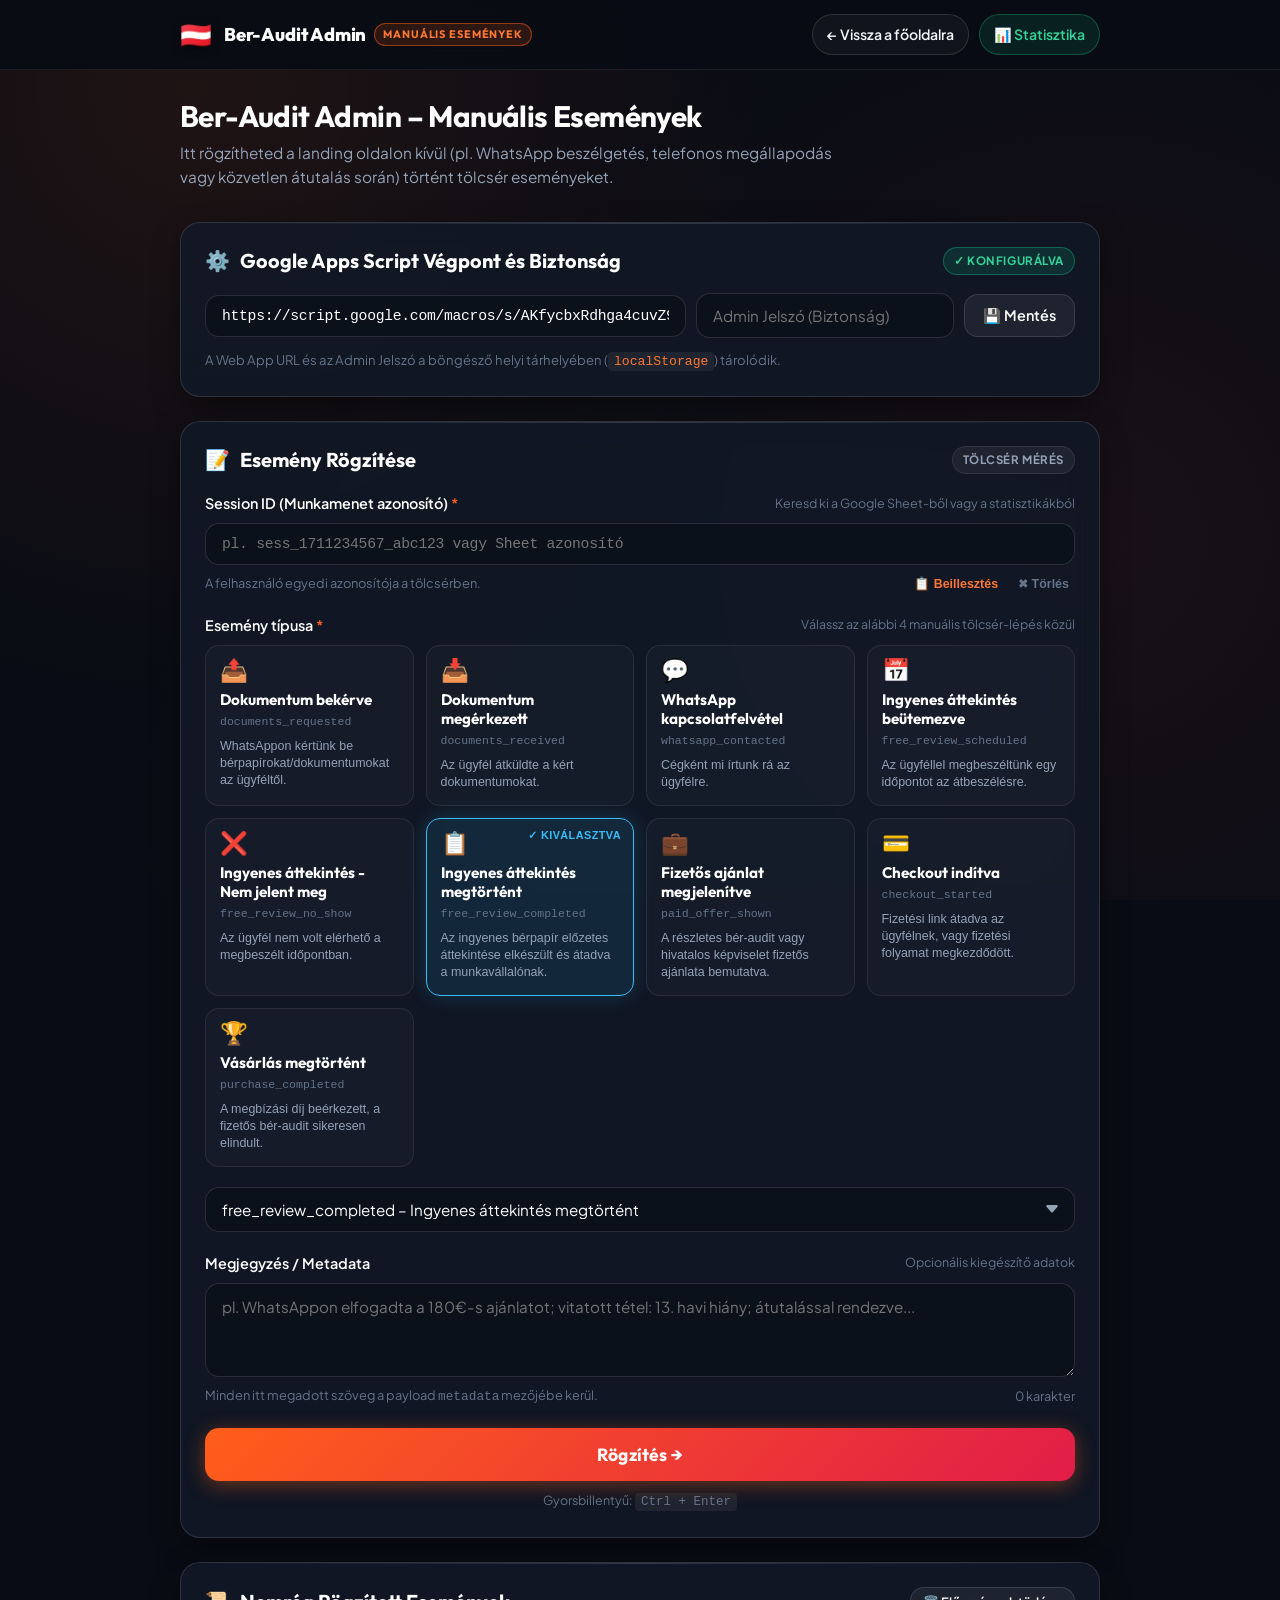
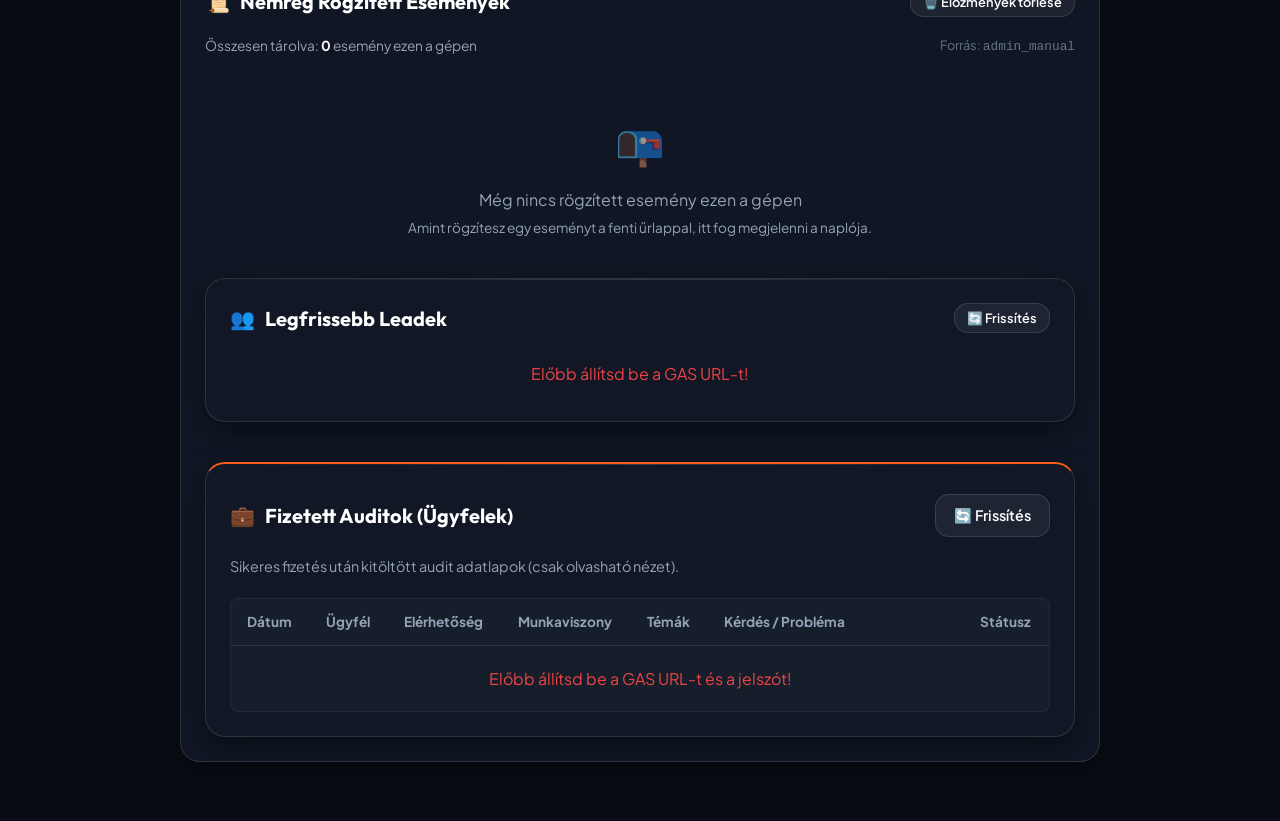
<file: admin.html>
<!DOCTYPE html>
<html lang="hu">
<head>
  <meta charset="UTF-8">
  <meta name="viewport" content="width=device-width, initial-scale=1.0, maximum-scale=5.0">
  <title>Ber-Audit Admin – Manuális Események</title>

  <!-- Google Fonts: Outfit & Plus Jakarta Sans -->
  <link rel="preconnect" href="https://fonts.googleapis.com">
  <link rel="preconnect" href="https://fonts.gstatic.com" crossorigin>
  <link href="https://fonts.googleapis.com/css2?family=Outfit:wght@400;500;600;700;800;900&family=Plus+Jakarta+Sans:wght@400;500;600;700&display=swap" rel="stylesheet">

  <style>
    /* ==========================================================================
       BER-AUDIT ADMIN – DESIGN SYSTEM & RESET
       ========================================================================== */
    :root {
      --bg-main: #090c14;
      --bg-card: rgba(18, 24, 38, 0.88);
      --bg-card-subtle: rgba(255, 255, 255, 0.03);
      --bg-card-hover: rgba(26, 35, 54, 0.95);
      --bg-input: rgba(12, 17, 28, 0.95);

      --accent-orange: #ff5e1a;
      --accent-orange-bright: #ff7733;
      --accent-orange-glow: rgba(255, 94, 26, 0.35);
      --accent-red: #ef4444;
      --accent-red-glow: rgba(239, 68, 68, 0.35);
      --accent-green: #10b981;
      --accent-green-glow: rgba(16, 185, 129, 0.3);
      --accent-amber: #f59e0b;
      --accent-blue: #38bdf8;
      --accent-purple: #a855f7;

      --gradient-cta: linear-gradient(135deg, #ff5e1a 0%, #e11d48 100%);
      --gradient-cta-hover: linear-gradient(135deg, #ff7733 0%, #f43f5e 100%);

      --text-white: #ffffff;
      --text-main: #f1f5f9;
      --text-muted: #94a3b8;
      --text-dim: #64748b;

      --border-subtle: rgba(255, 255, 255, 0.08);
      --border-card: rgba(255, 255, 255, 0.12);
      --border-orange: rgba(255, 94, 26, 0.5);
      --border-green: rgba(16, 185, 129, 0.5);
      --border-red: rgba(239, 68, 68, 0.5);

      --radius-sm: 8px;
      --radius-md: 14px;
      --radius-lg: 20px;
      --radius-full: 9999px;

      --font-heading: 'Outfit', -apple-system, BlinkMacSystemFont, 'Segoe UI', Roboto, sans-serif;
      --font-body: 'Plus Jakarta Sans', -apple-system, BlinkMacSystemFont, 'Segoe UI', Roboto, sans-serif;
      --font-mono: ui-monospace, SFMono-Regular, Menlo, Monaco, Consolas, "Liberation Mono", "Courier New", monospace;

      --shadow-card: 0 10px 30px -5px rgba(0, 0, 0, 0.5);
      --shadow-glow: 0 0 25px var(--accent-orange-glow);
    }

    *, *::before, *::after {
      box-sizing: border-box;
      margin: 0;
      padding: 0;
      -webkit-tap-highlight-color: transparent;
    }

    html {
      scroll-behavior: smooth;
      font-size: 16px;
    }

    body {
      font-family: var(--font-body);
      background-color: var(--bg-main);
      color: var(--text-main);
      line-height: 1.6;
      background-image: 
        radial-gradient(circle at 15% 10%, rgba(255, 94, 26, 0.09) 0%, transparent 45%),
        radial-gradient(circle at 85% 60%, rgba(239, 68, 68, 0.07) 0%, transparent 50%),
        radial-gradient(circle at 50% 90%, rgba(16, 185, 129, 0.05) 0%, transparent 50%);
      background-attachment: fixed;
      min-height: 100vh;
      overflow-x: hidden;
      padding-bottom: 60px;
    }

    /* Tipográfia */
    h1, h2, h3, h4 {
      font-family: var(--font-heading);
      color: var(--text-white);
      font-weight: 700;
      line-height: 1.25;
    }

    p {
      color: var(--text-muted);
    }

    a {
      color: inherit;
      text-decoration: none;
    }

    /* ==========================================================================
       HEADER & NAVIGATION
       ========================================================================== */
    .top-nav {
      position: sticky;
      top: 0;
      z-index: 100;
      backdrop-filter: blur(14px);
      -webkit-backdrop-filter: blur(14px);
      background: rgba(9, 12, 20, 0.88);
      border-bottom: 1px solid var(--border-subtle);
      padding: 14px 0;
      margin-bottom: 28px;
    }

    .nav-container {
      width: 100%;
      max-width: 960px;
      margin: 0 auto;
      padding: 0 20px;
      display: flex;
      align-items: center;
      justify-content: space-between;
      gap: 16px;
      flex-wrap: wrap;
    }

    .brand {
      display: flex;
      align-items: center;
      gap: 12px;
      text-decoration: none;
    }

    .flag-icon {
      font-size: 1.6rem;
      line-height: 1;
      filter: drop-shadow(0 2px 4px rgba(0,0,0,0.5));
    }

    .brand-title {
      font-family: var(--font-heading);
      font-weight: 800;
      font-size: 1.15rem;
      color: var(--text-white);
      letter-spacing: -0.01em;
      display: flex;
      align-items: center;
      gap: 8px;
    }

    .admin-pill {
      font-size: 0.68rem;
      font-weight: 700;
      text-transform: uppercase;
      letter-spacing: 0.08em;
      padding: 2px 8px;
      border-radius: var(--radius-full);
      background: rgba(255, 94, 26, 0.15);
      border: 1px solid var(--border-orange);
      color: var(--accent-orange-bright);
    }

    .nav-actions {
      display: flex;
      align-items: center;
      gap: 10px;
      flex-wrap: wrap;
    }

    .nav-btn {
      display: inline-flex;
      align-items: center;
      gap: 6px;
      padding: 8px 14px;
      font-size: 0.88rem;
      font-weight: 600;
      border-radius: var(--radius-full);
      border: 1px solid var(--border-card);
      background: rgba(255, 255, 255, 0.04);
      color: var(--text-main);
      transition: all 0.2s ease;
      cursor: pointer;
    }

    .nav-btn:hover {
      background: rgba(255, 255, 255, 0.09);
      border-color: rgba(255, 255, 255, 0.2);
      color: var(--text-white);
      transform: translateY(-1px);
    }

    .nav-btn-highlight {
      background: rgba(16, 185, 129, 0.12);
      border-color: rgba(16, 185, 129, 0.35);
      color: #34d399;
    }

    .nav-btn-highlight:hover {
      background: rgba(16, 185, 129, 0.22);
      border-color: rgba(16, 185, 129, 0.55);
      color: #6ee7b7;
    }

    /* ==========================================================================
       MAIN CONTAINER & LAYOUT
       ========================================================================== */
    .admin-container {
      width: 100%;
      max-width: 960px;
      margin: 0 auto;
      padding: 0 20px;
      display: flex;
      flex-direction: column;
      gap: 24px;
    }

    .page-header {
      margin-bottom: 8px;
    }

    .page-title {
      font-size: 1.85rem;
      margin-bottom: 6px;
      display: flex;
      align-items: center;
      gap: 10px;
      letter-spacing: -0.02em;
    }

    .page-subtitle {
      font-size: 0.96rem;
      color: var(--text-muted);
      max-width: 680px;
    }

    /* ==========================================================================
       CARD COMPONENT
       ========================================================================== */
    .admin-card {
      background: var(--bg-card);
      border: 1px solid var(--border-card);
      border-radius: var(--radius-lg);
      padding: 24px;
      box-shadow: var(--shadow-card);
      position: relative;
      overflow: hidden;
      backdrop-filter: blur(12px);
      -webkit-backdrop-filter: blur(12px);
    }

    .admin-card::before {
      content: "";
      position: absolute;
      top: 0;
      left: 0;
      right: 0;
      height: 1px;
      background: linear-gradient(90deg, transparent, rgba(255, 255, 255, 0.15), transparent);
    }

    .card-header-flex {
      display: flex;
      align-items: center;
      justify-content: space-between;
      margin-bottom: 18px;
      gap: 12px;
      flex-wrap: wrap;
    }

    .card-title {
      font-size: 1.25rem;
      display: flex;
      align-items: center;
      gap: 10px;
    }

    .card-badge {
      font-size: 0.72rem;
      font-weight: 700;
      letter-spacing: 0.05em;
      text-transform: uppercase;
      padding: 4px 10px;
      border-radius: var(--radius-full);
      background: rgba(255, 255, 255, 0.06);
      border: 1px solid var(--border-subtle);
      color: var(--text-muted);
    }

    .card-badge.configured {
      background: rgba(16, 185, 129, 0.15);
      border-color: rgba(16, 185, 129, 0.4);
      color: #34d399;
    }

    .card-badge.missing {
      background: rgba(245, 158, 11, 0.15);
      border-color: rgba(245, 158, 11, 0.4);
      color: #fbbf24;
    }

    /* ==========================================================================
       CONFIG SECTION
       ========================================================================== */
    .config-box {
      display: flex;
      flex-direction: column;
      gap: 12px;
    }

    .config-row {
      display: flex;
      gap: 10px;
      align-items: center;
    }

    .config-help {
      font-size: 0.82rem;
      color: var(--text-dim);
      line-height: 1.5;
    }

    .config-help code {
      font-family: var(--font-mono);
      background: rgba(255, 255, 255, 0.06);
      padding: 2px 6px;
      border-radius: 4px;
      color: var(--accent-orange-bright);
    }

    /* ==========================================================================
       FORM ELEMENTS
       ========================================================================== */
    .form-group {
      margin-bottom: 20px;
      display: flex;
      flex-direction: column;
      gap: 8px;
    }

    .form-label {
      font-size: 0.9rem;
      font-weight: 600;
      color: var(--text-white);
      display: flex;
      align-items: center;
      justify-content: space-between;
      gap: 8px;
    }

    .label-hint {
      font-size: 0.78rem;
      font-weight: 400;
      color: var(--text-dim);
    }

    .input-wrapper {
      position: relative;
      display: flex;
      align-items: center;
    }

    .input-control {
      width: 100%;
      background: var(--bg-input);
      border: 1px solid var(--border-card);
      border-radius: var(--radius-md);
      padding: 12px 16px;
      color: var(--text-white);
      font-family: var(--font-body);
      font-size: 0.95rem;
      transition: all 0.2s ease;
      outline: none;
    }

    .input-control:focus {
      border-color: var(--accent-orange);
      box-shadow: 0 0 0 3px rgba(255, 94, 26, 0.18);
      background: rgba(16, 23, 38, 0.98);
    }

    .input-mono {
      font-family: var(--font-mono);
      font-size: 0.92rem;
      letter-spacing: -0.02em;
    }

    .input-helper-row {
      display: flex;
      justify-content: space-between;
      align-items: center;
      gap: 10px;
      font-size: 0.8rem;
      color: var(--text-dim);
      flex-wrap: wrap;
    }

    .helper-actions {
      display: flex;
      gap: 8px;
      align-items: center;
    }

    .btn-text-sm {
      background: none;
      border: none;
      color: var(--accent-orange-bright);
      font-size: 0.78rem;
      font-weight: 600;
      cursor: pointer;
      padding: 2px 6px;
      border-radius: 4px;
      transition: all 0.15s ease;
      display: inline-flex;
      align-items: center;
      gap: 4px;
    }

    .btn-text-sm:hover {
      background: rgba(255, 94, 26, 0.12);
      text-decoration: underline;
    }

    textarea.input-control {
      resize: vertical;
      min-height: 80px;
      line-height: 1.5;
    }

    /* ==========================================================================
       EVENT SELECTION: BUTTON GRID & SELECT
       ========================================================================== */
    .event-selector-grid {
      display: grid;
      grid-template-columns: repeat(auto-fit, minmax(200px, 1fr));
      gap: 12px;
      margin-bottom: 12px;
    }

    .event-card-btn {
      background: rgba(255, 255, 255, 0.025);
      border: 1px solid var(--border-subtle);
      border-radius: var(--radius-md);
      padding: 14px;
      display: flex;
      flex-direction: column;
      gap: 6px;
      cursor: pointer;
      text-align: left;
      transition: all 0.2s cubic-bezier(0.16, 1, 0.3, 1);
      position: relative;
    }

    .event-card-btn:hover {
      background: rgba(255, 255, 255, 0.05);
      border-color: rgba(255, 255, 255, 0.2);
      transform: translateY(-2px);
    }

    .event-card-btn.active {
      background: rgba(255, 94, 26, 0.1);
      border-color: var(--accent-orange);
      box-shadow: 0 0 20px rgba(255, 94, 26, 0.2);
    }

    .event-card-btn.active::after {
      content: "✓ Kiválasztva";
      position: absolute;
      top: 10px;
      right: 12px;
      font-size: 0.68rem;
      font-weight: 700;
      color: var(--accent-orange-bright);
      text-transform: uppercase;
      letter-spacing: 0.04em;
    }

    .event-card-btn[data-event="free_review_completed"].active {
      background: rgba(56, 189, 248, 0.1);
      border-color: var(--accent-blue);
      box-shadow: 0 0 20px rgba(56, 189, 248, 0.2);
    }
    .event-card-btn[data-event="free_review_completed"].active::after {
      color: var(--accent-blue);
    }

    .event-card-btn[data-event="paid_offer_shown"].active {
      background: rgba(245, 158, 11, 0.1);
      border-color: var(--accent-amber);
      box-shadow: 0 0 20px rgba(245, 158, 11, 0.2);
    }
    .event-card-btn[data-event="paid_offer_shown"].active::after {
      color: var(--accent-amber);
    }

    .event-card-btn[data-event="checkout_started"].active {
      background: rgba(255, 94, 26, 0.1);
      border-color: var(--accent-orange);
      box-shadow: 0 0 20px rgba(255, 94, 26, 0.2);
    }
    .event-card-btn[data-event="checkout_started"].active::after {
      color: var(--accent-orange-bright);
    }

    .event-card-btn[data-event="purchase_completed"].active {
      background: rgba(16, 185, 129, 0.1);
      border-color: var(--accent-green);
      box-shadow: 0 0 20px rgba(16, 185, 129, 0.25);
    }
    .event-card-btn[data-event="purchase_completed"].active::after {
      color: #34d399;
    }

    .event-badge-icon {
      font-size: 1.4rem;
      line-height: 1;
      margin-bottom: 2px;
    }

    .event-card-title {
      font-family: var(--font-heading);
      font-size: 0.95rem;
      font-weight: 700;
      color: var(--text-white);
      line-height: 1.25;
    }

    .event-card-code {
      font-family: var(--font-mono);
      font-size: 0.72rem;
      color: var(--text-dim);
    }

    .event-card-desc {
      font-size: 0.78rem;
      color: var(--text-muted);
      line-height: 1.35;
      margin-top: 4px;
    }

    .dropdown-container {
      display: flex;
      flex-direction: column;
      gap: 6px;
    }

    select.input-control {
      appearance: none;
      -webkit-appearance: none;
      background-image: url("data:image/svg+xml,%3Csvg xmlns='http://www.w3.org/2000/svg' width='16' height='16' fill='%2394a3b8' viewBox='0 0 16 16'%3E%3Cpath d='M7.247 11.14 2.451 5.658C1.885 5.013 2.345 4 3.204 4h9.592a1 1 0 0 1 .753 1.659l-4.796 5.48a1 1 0 0 1-1.506 0z'/%3E%3C/svg%3E");
      background-repeat: no-repeat;
      background-position: calc(100% - 14px) center;
      padding-right: 40px;
      cursor: pointer;
    }

    select.input-control option {
      background-color: #0c111c;
      color: #f1f5f9;
      padding: 10px;
    }

    /* ==========================================================================
       BUTTONS & CTAS
       ========================================================================== */
    .btn-primary {
      display: inline-flex;
      align-items: center;
      justify-content: center;
      gap: 10px;
      width: 100%;
      padding: 15px 24px;
      background: var(--gradient-cta);
      color: var(--text-white);
      border: none;
      border-radius: var(--radius-md);
      font-family: var(--font-heading);
      font-size: 1.1rem;
      font-weight: 700;
      letter-spacing: 0.01em;
      cursor: pointer;
      box-shadow: 0 4px 20px rgba(255, 94, 26, 0.4);
      transition: all 0.25s ease;
      position: relative;
      overflow: hidden;
    }

    .btn-primary:hover:not(:disabled) {
      background: var(--gradient-cta-hover);
      box-shadow: 0 6px 28px rgba(255, 94, 26, 0.55);
      transform: translateY(-2px);
    }

    .btn-primary:active:not(:disabled) {
      transform: translateY(0);
    }

    .btn-primary:disabled {
      opacity: 0.55;
      cursor: not-allowed;
      filter: grayscale(0.5);
      box-shadow: none;
    }

    .btn-secondary {
      display: inline-flex;
      align-items: center;
      justify-content: center;
      gap: 8px;
      padding: 11px 18px;
      background: rgba(255, 255, 255, 0.06);
      border: 1px solid var(--border-card);
      border-radius: var(--radius-md);
      color: var(--text-white);
      font-family: var(--font-body);
      font-size: 0.9rem;
      font-weight: 600;
      cursor: pointer;
      transition: all 0.2s ease;
      white-space: nowrap;
    }

    .btn-secondary:hover {
      background: rgba(255, 255, 255, 0.12);
      border-color: rgba(255, 255, 255, 0.25);
    }

    .spinner {
      width: 20px;
      height: 20px;
      border: 3px solid rgba(255, 255, 255, 0.3);
      border-radius: 50%;
      border-top-color: #ffffff;
      animation: spin 0.8s linear infinite;
      display: inline-block;
    }

    @keyframes spin {
      to { transform: rotate(360deg); }
    }

    /* ==========================================================================
       FEEDBACK & ALERTS
       ========================================================================== */
    .alert-banner {
      padding: 16px 20px;
      border-radius: var(--radius-md);
      display: flex;
      align-items: flex-start;
      gap: 14px;
      margin-bottom: 20px;
      animation: fadeIn 0.3s cubic-bezier(0.16, 1, 0.3, 1);
      position: relative;
    }

    @keyframes fadeIn {
      from { opacity: 0; transform: translateY(-8px); }
      to { opacity: 1; transform: translateY(0); }
    }

    .alert-success {
      background: rgba(16, 185, 129, 0.12);
      border: 1px solid var(--border-green);
      color: #ecfdf5;
      box-shadow: 0 0 25px var(--accent-green-glow);
    }

    .alert-success .alert-icon {
      color: #34d399;
      font-size: 1.4rem;
      line-height: 1;
    }

    .alert-error {
      background: rgba(239, 68, 68, 0.12);
      border: 1px solid var(--border-red);
      color: #fef2f2;
      box-shadow: 0 0 25px var(--accent-red-glow);
    }

    .alert-error .alert-icon {
      color: #f87171;
      font-size: 1.4rem;
      line-height: 1;
    }

    .alert-content {
      flex: 1;
      display: flex;
      flex-direction: column;
      gap: 4px;
    }

    .alert-title {
      font-family: var(--font-heading);
      font-weight: 700;
      font-size: 1.02rem;
      display: flex;
      align-items: center;
      gap: 8px;
    }

    .alert-desc {
      font-size: 0.88rem;
      opacity: 0.9;
    }

    .alert-meta {
      font-family: var(--font-mono);
      font-size: 0.78rem;
      background: rgba(0, 0, 0, 0.25);
      padding: 6px 10px;
      border-radius: 6px;
      margin-top: 6px;
      display: inline-block;
      word-break: break-all;
    }

    .alert-close {
      background: none;
      border: none;
      color: inherit;
      opacity: 0.6;
      font-size: 1.2rem;
      cursor: pointer;
      line-height: 1;
      padding: 2px;
      transition: opacity 0.2s;
    }

    .alert-close:hover {
      opacity: 1;
    }

    /* ==========================================================================
       HISTORY TABLE & CARDS
       ========================================================================== */
    .history-toolbar {
      display: flex;
      align-items: center;
      justify-content: space-between;
      gap: 12px;
      flex-wrap: wrap;
      margin-bottom: 14px;
    }

    .history-count {
      font-size: 0.86rem;
      color: var(--text-muted);
    }

    .history-count strong {
      color: var(--text-white);
    }

    .table-responsive {
      width: 100%;
      overflow-x: auto;
      border-radius: var(--radius-sm);
      border: 1px solid var(--border-subtle);
      background: rgba(12, 17, 28, 0.6);
    }

    .history-table {
      width: 100%;
      border-collapse: collapse;
      font-size: 0.85rem;
      text-align: left;
    }

    .history-table th {
      background: rgba(255, 255, 255, 0.04);
      color: var(--text-dim);
      font-size: 0.75rem;
      text-transform: uppercase;
      letter-spacing: 0.06em;
      padding: 12px 14px;
      border-bottom: 1px solid var(--border-subtle);
      font-weight: 700;
      white-space: nowrap;
    }

    .history-table td {
      padding: 12px 14px;
      border-bottom: 1px solid rgba(255, 255, 255, 0.04);
      color: var(--text-main);
      vertical-align: middle;
    }

    .history-table tr:last-child td {
      border-bottom: none;
    }

    .history-table tr:hover td {
      background: rgba(255, 255, 255, 0.02);
    }

    .history-session-id {
      font-family: var(--font-mono);
      font-size: 0.82rem;
      color: var(--accent-orange-bright);
      background: rgba(255, 94, 26, 0.08);
      padding: 3px 6px;
      border-radius: 4px;
      display: inline-block;
      max-width: 180px;
      overflow: hidden;
      text-overflow: ellipsis;
      white-space: nowrap;
      vertical-align: middle;
    }

    .event-badge {
      display: inline-flex;
      align-items: center;
      gap: 6px;
      font-size: 0.75rem;
      font-weight: 700;
      padding: 4px 8px;
      border-radius: var(--radius-full);
      white-space: nowrap;
    }

    .badge-free_review_completed {
      background: rgba(56, 189, 248, 0.15);
      border: 1px solid rgba(56, 189, 248, 0.35);
      color: #38bdf8;
    }

    .badge-paid_offer_shown {
      background: rgba(245, 158, 11, 0.15);
      border: 1px solid rgba(245, 158, 11, 0.35);
      color: #fbbf24;
    }

    .badge-checkout_started {
      background: rgba(255, 94, 26, 0.15);
      border: 1px solid rgba(255, 94, 26, 0.35);
      color: #ff7733;
    }

    .badge-purchase_completed {
      background: rgba(16, 185, 129, 0.15);
      border: 1px solid rgba(16, 185, 129, 0.35);
      color: #34d399;
    }

    .badge-source {
      font-family: var(--font-mono);
      font-size: 0.7rem;
      background: rgba(255, 255, 255, 0.05);
      color: var(--text-dim);
      padding: 2px 6px;
      border-radius: 4px;
    }

    .cell-actions {
      display: flex;
      gap: 6px;
      white-space: nowrap;
    }

    .action-icon-btn {
      background: rgba(255, 255, 255, 0.05);
      border: 1px solid var(--border-subtle);
      border-radius: 6px;
      color: var(--text-muted);
      padding: 4px 8px;
      font-size: 0.75rem;
      cursor: pointer;
      transition: all 0.15s ease;
      display: inline-flex;
      align-items: center;
      gap: 4px;
    }

    .action-icon-btn:hover {
      background: rgba(255, 255, 255, 0.12);
      color: var(--text-white);
      border-color: rgba(255, 255, 255, 0.2);
    }

    .empty-state {
      text-align: center;
      padding: 40px 20px;
      color: var(--text-dim);
    }

    .empty-state-icon {
      font-size: 2.5rem;
      margin-bottom: 12px;
      opacity: 0.6;
    }

    .empty-state-title {
      font-size: 1rem;
      color: var(--text-muted);
      margin-bottom: 4px;
    }

    /* ==========================================================================
       TOAST NOTIFICATION
       ========================================================================== */
    .toast-container {
      position: fixed;
      bottom: 24px;
      right: 24px;
      z-index: 9999;
      display: flex;
      flex-direction: column;
      gap: 10px;
      pointer-events: none;
    }

    .toast {
      pointer-events: auto;
      background: rgba(18, 24, 38, 0.96);
      border: 1px solid rgba(255, 255, 255, 0.15);
      color: var(--text-white);
      padding: 12px 18px;
      border-radius: var(--radius-md);
      box-shadow: 0 10px 30px rgba(0, 0, 0, 0.6);
      backdrop-filter: blur(10px);
      font-size: 0.88rem;
      display: flex;
      align-items: center;
      gap: 10px;
      animation: slideUp 0.25s cubic-bezier(0.16, 1, 0.3, 1);
    }

    @keyframes slideUp {
      from { opacity: 0; transform: translateY(20px); }
      to { opacity: 1; transform: translateY(0); }
    }

    /* ==========================================================================
       RESPONSIVE ADJUSTMENTS
       ========================================================================== */
    @media (max-width: 640px) {
      .top-nav {
        padding: 10px 0;
      }
      .brand-title {
        font-size: 1rem;
      }
      .page-title {
        font-size: 1.45rem;
      }
      .admin-card {
        padding: 18px 14px;
      }
      .config-row {
        flex-direction: column;
        align-items: stretch;
      }
      .btn-secondary {
        width: 100%;
      }
      .event-selector-grid {
        grid-template-columns: 1fr;
      }
      .table-responsive {
        font-size: 0.78rem;
      }
      .history-table th, .history-table td {
        padding: 8px 10px;
      }
      .history-session-id {
        max-width: 110px;
      }
    }
  </style>
</head>
<body>

  <!-- Top Sticky Navigation Bar -->
  <header class="top-nav">
    <div class="nav-container">
      <div class="brand">
        <span class="flag-icon" aria-hidden="true">🇦🇹</span>
        <div class="brand-text">
          <span class="brand-title">
            Ber-Audit Admin
            <span class="admin-pill">Manuális Események</span>
          </span>
        </div>
      </div>
      <div class="nav-actions">
        <a href="index.html" class="nav-btn">← Vissza a főoldalra</a>
        <a href="stats.html" class="nav-btn nav-btn-highlight">📊 Statisztika</a>
      </div>
    </div>
  </header>

  <main class="admin-container">
    
    <!-- Page Header Intro -->
    <div class="page-header">
      <h1 class="page-title">Ber-Audit Admin – Manuális Események</h1>
      <p class="page-subtitle">
        Itt rögzítheted a landing oldalon kívül (pl. WhatsApp beszélgetés, telefonos megállapodás vagy közvetlen átutalás során) történt tölcsér eseményeket.
      </p>
    </div>

    <!-- Alert / Feedback Area -->
    <div id="alertBox" style="display: none;"></div>

    <!-- 1. Configuration Section: Google Apps Script Web App URL & Secret -->
    <section class="admin-card" id="configCard">
      <div class="card-header-flex">
        <h2 class="card-title">
          <span>⚙️</span>
          <span>Google Apps Script Végpont és Biztonság</span>
        </h2>
        <span id="configStatusBadge" class="card-badge missing">⚠️ Nincs beállítva</span>
      </div>

      <div class="config-box">
        <div class="config-row">
          <input 
            type="url" 
            id="gasUrlInput" 
            class="input-control input-mono" 
            placeholder="https://script.google.com/macros/s/.../exec"
            autocomplete="off"
            spellcheck="false"
            style="flex: 2;"
          >
          <input 
            type="password" 
            id="adminSecretInput" 
            class="input-control" 
            placeholder="Admin Jelszó (Biztonság)"
            autocomplete="off"
            style="flex: 1;"
          >
          <button type="button" id="saveUrlBtn" class="btn-secondary">
            <span>💾 Mentés</span>
          </button>
        </div>
        <div class="config-help">
          A Web App URL és az Admin Jelszó a böngésző helyi tárhelyében (<code>localStorage</code>) tárolódik.
        </div>
      </div>
    </section>

    <!-- 2. Manual Event Recording Form -->
    <section class="admin-card" id="eventRecordCard">
      <div class="card-header-flex">
        <h2 class="card-title">
          <span>📝</span>
          <span>Esemény Rögzítése</span>
        </h2>
        <span class="card-badge">Tölcsér Mérés</span>
      </div>

      <form id="recordEventForm" novalidate>
        
        <!-- Field 1: Session ID -->
        <div class="form-group">
          <label for="sessionIdInput" class="form-label">
            <span>Session ID (Munkamenet azonosító) <span style="color: var(--accent-orange);">*</span></span>
            <span class="label-hint">Keresd ki a Google Sheet-ből vagy a statisztikákból</span>
          </label>
          <div class="input-wrapper">
            <input 
              type="text" 
              id="sessionIdInput" 
              class="input-control input-mono" 
              placeholder="pl. sess_1711234567_abc123 vagy Sheet azonosító" 
              required
              autocomplete="off"
              spellcheck="false"
            >
          </div>
          <div class="input-helper-row">
            <span>A felhasználó egyedi azonosítója a tölcsérben.</span>
            <div class="helper-actions">
              <button type="button" id="pasteSessionBtn" class="btn-text-sm">📋 Beillesztés</button>
              <button type="button" id="reuseLastSessionBtn" class="btn-text-sm" style="display: none;">⚡ Legutóbbi ID</button>
              <button type="button" id="clearSessionBtn" class="btn-text-sm" style="color: var(--text-dim);">✖ Törlés</button>
            </div>
          </div>
        </div>

        <!-- Field 2: Event Type Selection -->
        <div class="form-group">
          <label class="form-label">
            <span>Esemény típusa <span style="color: var(--accent-orange);">*</span></span>
            <span class="label-hint">Válassz az alábbi 4 manuális tölcsér-lépés közül</span>
          </label>

          <!-- Interactive Button Grid -->
          <div class="event-selector-grid" id="eventButtonsContainer">
            
            <button 
              type="button" 
              class="event-card-btn active" 
              data-event="documents_requested"
            >
              <span class="event-badge-icon">📤</span>
              <span class="event-card-title">Dokumentum bekérve</span>
              <span class="event-card-code">documents_requested</span>
              <span class="event-card-desc">WhatsAppon kértünk be bérpapírokat/dokumentumokat az ügyféltől.</span>
            </button>

            <button 
              type="button" 
              class="event-card-btn" 
              data-event="documents_received"
            >
              <span class="event-badge-icon">📥</span>
              <span class="event-card-title">Dokumentum megérkezett</span>
              <span class="event-card-code">documents_received</span>
              <span class="event-card-desc">Az ügyfél átküldte a kért dokumentumokat.</span>
            </button>

            <button 
              type="button" 
              class="event-card-btn" 
              data-event="whatsapp_contacted"
            >
              <span class="event-badge-icon">💬</span>
              <span class="event-card-title">WhatsApp kapcsolatfelvétel</span>
              <span class="event-card-code">whatsapp_contacted</span>
              <span class="event-card-desc">Cégként mi írtunk rá az ügyfélre.</span>
            </button>

            <button 
              type="button" 
              class="event-card-btn" 
              data-event="free_review_scheduled"
            >
              <span class="event-badge-icon">📅</span>
              <span class="event-card-title">Ingyenes áttekintés beütemezve</span>
              <span class="event-card-code">free_review_scheduled</span>
              <span class="event-card-desc">Az ügyféllel megbeszéltünk egy időpontot az átbeszélésre.</span>
            </button>

            <button 
              type="button" 
              class="event-card-btn" 
              data-event="free_review_no_show"
            >
              <span class="event-badge-icon">❌</span>
              <span class="event-card-title">Ingyenes áttekintés - Nem jelent meg</span>
              <span class="event-card-code">free_review_no_show</span>
              <span class="event-card-desc">Az ügyfél nem volt elérhető a megbeszélt időpontban.</span>
            </button>

            <button 
              type="button" 
              class="event-card-btn" 
              data-event="free_review_completed"
            >
              <span class="event-badge-icon">📋</span>
              <span class="event-card-title">Ingyenes áttekintés megtörtént</span>
              <span class="event-card-code">free_review_completed</span>
              <span class="event-card-desc">Az ingyenes bérpapír előzetes áttekintése elkészült és átadva a munkavállalónak.</span>
            </button>

            <button 
              type="button" 
              class="event-card-btn" 
              data-event="paid_offer_shown"
            >
              <span class="event-badge-icon">💼</span>
              <span class="event-card-title">Fizetős ajánlat megjelenítve</span>
              <span class="event-card-code">paid_offer_shown</span>
              <span class="event-card-desc">A részletes bér-audit vagy hivatalos képviselet fizetős ajánlata bemutatva.</span>
            </button>

            <button 
              type="button" 
              class="event-card-btn" 
              data-event="checkout_started"
            >
              <span class="event-badge-icon">💳</span>
              <span class="event-card-title">Checkout indítva</span>
              <span class="event-card-code">checkout_started</span>
              <span class="event-card-desc">Fizetési link átadva az ügyfélnek, vagy fizetési folyamat megkezdődött.</span>
            </button>

            <button 
              type="button" 
              class="event-card-btn" 
              data-event="purchase_completed"
            >
              <span class="event-badge-icon">🏆</span>
              <span class="event-card-title">Vásárlás megtörtént</span>
              <span class="event-card-code">purchase_completed</span>
              <span class="event-card-desc">A megbízási díj beérkezett, a fizetős bér-audit sikeresen elindult.</span>
            </button>

          </div>

          <!-- Dropdown fallback / synced select -->
          <div class="dropdown-container">
            <select id="eventSelect" class="input-control" required aria-label="Esemény típusa">
              <option value="whatsapp_contacted">whatsapp_contacted – WhatsApp kapcsolatfelvétel</option>
              <option value="free_review_scheduled">free_review_scheduled – Áttekintés beütemezve</option>
              <option value="free_review_no_show">free_review_no_show – Nem jelent meg</option>
              <option value="free_review_completed">free_review_completed – Ingyenes áttekintés megtörtént</option>
              <option value="paid_offer_shown">paid_offer_shown – Fizetős ajánlat megjelenítve</option>
              <option value="checkout_started">checkout_started – Checkout indítva</option>
              <option value="purchase_completed">purchase_completed – Vásárlás megtörtént</option>
            </select>
          </div>
        </div>

        <!-- Field 3: Optional Notes / Metadata -->
        <div class="form-group">
          <label for="metadataInput" class="form-label">
            <span>Megjegyzés / Metadata</span>
            <span class="label-hint">Opcionális kiegészítő adatok</span>
          </label>
          <textarea 
            id="metadataInput" 
            class="input-control" 
            rows="3" 
            placeholder="pl. WhatsAppon elfogadta a 180€-s ajánlatot; vitatott tétel: 13. havi hiány; átutalással rendezve..."
          ></textarea>
          <div class="input-helper-row">
            <span>Minden itt megadott szöveg a payload <code>metadata</code> mezőjébe kerül.</span>
            <span id="charCounter">0 karakter</span>
          </div>
        </div>

        <!-- Submit Button -->
        <div style="margin-top: 10px;">
          <button type="submit" id="submitBtn" class="btn-primary">
            <span id="btnSpinner" class="spinner" style="display: none;"></span>
            <span id="btnText">Rögzítés →</span>
          </button>
          <div style="text-align: center; margin-top: 10px; font-size: 0.78rem; color: var(--text-dim);">
            Gyorsbillentyű: <kbd style="background: rgba(255,255,255,0.06); padding: 2px 6px; border-radius: 4px; font-family: var(--font-mono);">Ctrl + Enter</kbd>
          </div>
        </div>

      </form>
    </section>

    <!-- 3. Local History / Log Section -->
    <section class="admin-card" id="historyCard">
      <div class="card-header-flex">
        <h2 class="card-title">
          <span>📜</span>
          <span>Nemrég Rögzített Események</span>
        </h2>
        <div class="history-actions" style="display: flex; gap: 8px; align-items: center;">
          <button type="button" id="clearHistoryBtn" class="btn-secondary" style="padding: 6px 12px; font-size: 0.8rem;">
            🗑️ Előzmények törlése
          </button>
        </div>
      </div>

      <div class="history-toolbar">
        <div class="history-count">
          Összesen tárolva: <strong id="historyCountEl">0</strong> esemény ezen a gépen
        </div>
        <div style="font-size: 0.8rem; color: var(--text-dim);">
          Forrás: <code>admin_manual</code>
        </div>
      </div>

      <!-- History Table / Empty State -->
      <div id="historyTableContainer">
        <!-- Rendered dynamically via JavaScript -->
      </div>
    <!-- 4. Leadek Section (GAS Fetch) -->
    <section class="admin-card" id="leadsCard">
      <div class="card-header-flex">
        <h2 class="card-title">
          <span>👥</span>
          <span>Legfrissebb Leadek</span>
        </h2>
        <button type="button" id="refreshLeadsBtn" class="btn-secondary" style="padding: 6px 12px; font-size: 0.8rem;">
          🔄 Frissítés
        </button>
      </div>

      <div id="leadsContainer" style="display: flex; flex-direction: column; gap: 12px; max-height: 500px; overflow-y: auto;">
        <div style="text-align: center; padding: 20px; color: var(--text-muted);">
          Kattints a frissítésre a leadek lekéréséhez...
        </div>
      </div>
    </section>

    <!-- 4. FIZETETT AUDITOK SECTION -->
    <section class="admin-card" id="paidAuditsCard" style="margin-top: 40px; border-top: 2px solid var(--accent-orange); padding-top: 30px;">
      <div class="card-header-flex">
        <h2 class="card-title">
          <span>💼</span>
          <span>Fizetett Auditok (Ügyfelek)</span>
        </h2>
        <button type="button" id="refreshAuditsBtn" class="btn-secondary btn-sm" disabled>
          <span>🔄 Frissítés</span>
        </button>
      </div>
      <p style="color: var(--text-muted); margin-bottom: 20px; font-size: 0.9rem;">
        Sikeres fizetés után kitöltött audit adatlapok (csak olvasható nézet).
      </p>

      <div class="table-responsive" style="overflow-x: auto; background: var(--bg-card-subtle); border-radius: 8px; border: 1px solid rgba(255,255,255,0.05);">
        <table class="leads-table" id="auditsTable" style="width: 100%; border-collapse: collapse; text-align: left;">
          <thead>
            <tr style="border-bottom: 1px solid rgba(255,255,255,0.1); font-size: 0.85rem; color: var(--text-muted);">
              <th style="padding: 12px 16px;">Dátum</th>
              <th style="padding: 12px 16px;">Ügyfél</th>
              <th style="padding: 12px 16px;">Elérhetőség</th>
              <th style="padding: 12px 16px;">Munkaviszony</th>
              <th style="padding: 12px 16px;">Témák</th>
              <th style="padding: 12px 16px; min-width: 250px;">Kérdés / Probléma</th>
              <th style="padding: 12px 16px;">Státusz</th>
            </tr>
          </thead>
          <tbody id="auditsTableBody">
            <tr>
              <td colspan="7" style="padding: 24px; text-align: center; color: var(--text-dim);">
                A funkció használatához előbb állítsd be a végpontot és a jelszót.
              </td>
            </tr>
          </tbody>
        </table>
      </div>
    </section>

  </main>

  <!-- Toast Notification Container -->
  <div class="toast-container" id="toastContainer"></div>

  <!-- JavaScript Logic -->
  <script>
    (function() {
      'use strict';

      // ======================================================================
      // KONFIGURÁCIÓS KULCSOK & ALAPÉRTELMEZÉSEK
      // ======================================================================
      const STORAGE_KEY_GAS_URL = 'ber_audit_gas_url';
      const STORAGE_KEY_HISTORY = 'ber_audit_manual_events';
      const MAX_HISTORY_ITEMS = 100;

      // Esemény szótár címkékkel és ikonokkal
      const EVENT_DEFINITIONS = {
        documents_requested: {
          label: 'Dokumentum bekérve',
          badgeClass: 'badge-free_review_scheduled',
          icon: '📤'
        },
        documents_received: {
          label: 'Dokumentum megérkezett',
          badgeClass: 'badge-whatsapp_contacted',
          icon: '📥'
        },
        whatsapp_contacted: {
          label: 'WhatsApp kapcsolatfelvétel',
          badgeClass: 'badge-whatsapp_contacted',
          icon: '💬'
        },
        free_review_scheduled: {
          label: 'Ingyenes áttekintés beütemezve',
          badgeClass: 'badge-free_review_scheduled',
          icon: '📅'
        },
        free_review_no_show: {
          label: 'Ingyenes áttekintés - Nem jelent meg',
          badgeClass: 'badge-free_review_no_show',
          icon: '❌'
        },
        free_review_completed: {
          label: 'Ingyenes áttekintés megtörtént',
          badgeClass: 'badge-free_review_completed',
          icon: '📋'
        },
        paid_offer_shown: {
          label: 'Fizetős ajánlat megjelenítve',
          badgeClass: 'badge-paid_offer_shown',
          icon: '💼'
        },
        checkout_started: {
          label: 'Checkout indítva',
          badgeClass: 'badge-checkout_started',
          icon: '💳'
        },
        purchase_completed: {
          label: 'Vásárlás megtörtént',
          badgeClass: 'badge-purchase_completed',
          icon: '🏆'
        }
      };

      // ======================================================================
      // DOM ELEMEK
      // ======================================================================
      const gasUrlInput = document.getElementById('gasUrlInput');
      const saveUrlBtn = document.getElementById('saveUrlBtn');
      const configStatusBadge = document.getElementById('configStatusBadge');

      const recordEventForm = document.getElementById('recordEventForm');
      const sessionIdInput = document.getElementById('sessionIdInput');
      const eventSelect = document.getElementById('eventSelect');
      const eventButtonCards = document.querySelectorAll('.event-card-btn');
      const metadataInput = document.getElementById('metadataInput');
      const charCounter = document.getElementById('charCounter');
      const submitBtn = document.getElementById('submitBtn');
      const btnSpinner = document.getElementById('btnSpinner');
      const btnText = document.getElementById('btnText');

      const pasteSessionBtn = document.getElementById('pasteSessionBtn');
      const reuseLastSessionBtn = document.getElementById('reuseLastSessionBtn');
      const clearSessionBtn = document.getElementById('clearSessionBtn');

      const alertBox = document.getElementById('alertBox');
      const historyTableContainer = document.getElementById('historyTableContainer');
      const historyCountEl = document.getElementById('historyCountEl');
      const clearHistoryBtn = document.getElementById('clearHistoryBtn');
      const toastContainer = document.getElementById('toastContainer');

      let currentSelectedEvent = 'free_review_completed';

      // ======================================================================
      // 1. GAS URL KEZELÉS (localStorage)
      // ======================================================================
      const adminSecretInput = document.getElementById('adminSecretInput');
      
      function initGasUrl() {
        let savedUrl = localStorage.getItem(STORAGE_KEY_GAS_URL);
        if (!savedUrl) {
          savedUrl = "https://script.google.com/macros/s/AKfycbxRdhga4cuvZ9GmQdYaGWRFErDjgZn_VUYFyRN4g8miLPZjAos063kkBaHnFJnuY9Yzww/exec";
          gasUrlInput.value = savedUrl;
        } else {
          gasUrlInput.value = savedUrl;
        }
        
        let savedSecret = localStorage.getItem('ber_audit_admin_secret');
        if (savedSecret) {
          adminSecretInput.value = savedSecret;
        }
        
        updateConfigBadge(savedUrl);
      }

      function updateConfigBadge(url) {
        if (url && url.trim().startsWith('http')) {
          configStatusBadge.textContent = '✓ Konfigurálva';
          configStatusBadge.className = 'card-badge configured';
        } else {
          configStatusBadge.textContent = '⚠️ Nincs megadva';
          configStatusBadge.className = 'card-badge missing';
        }
      }

      saveUrlBtn.addEventListener('click', () => {
        const val = gasUrlInput.value.trim();
        const secretVal = adminSecretInput.value.trim();
        localStorage.setItem(STORAGE_KEY_GAS_URL, val);
        localStorage.setItem('ber_audit_admin_secret', secretVal);
        updateConfigBadge(val);
        showToast('Beállítások sikeresen mentve!');
      });

      gasUrlInput.addEventListener('keydown', (e) => {
        if (e.key === 'Enter') {
          e.preventDefault();
          saveUrlBtn.click();
        }
      });
      adminSecretInput.addEventListener('keydown', (e) => {
        if (e.key === 'Enter') {
          e.preventDefault();
          saveUrlBtn.click();
        }
      });

      // ======================================================================
      // 2. ESEMÉNYVÁLASZTÓ SZINKRONIZÁLÁS (Cards & Dropdown)
      // ======================================================================
      function setSelectedEvent(eventName) {
        if (!EVENT_DEFINITIONS[eventName]) return;
        currentSelectedEvent = eventName;

        // Kártyák aktív állapotának frissítése
        eventButtonCards.forEach(btn => {
          if (btn.dataset.event === eventName) {
            btn.classList.add('active');
          } else {
            btn.classList.remove('active');
          }
        });

        // Dropdown szinkron
        eventSelect.value = eventName;
      }

      eventButtonCards.forEach(btn => {
        btn.addEventListener('click', () => {
          const ev = btn.dataset.event;
          setSelectedEvent(ev);
        });
      });

      eventSelect.addEventListener('change', () => {
        setSelectedEvent(eventSelect.value);
      });

      // Metadata karakter számláló
      metadataInput.addEventListener('input', () => {
        const count = metadataInput.value.length;
        charCounter.textContent = `${count} karakter`;
      });

      // ======================================================================
      // 3. SESSION ID GYORSGOMBOK
      // ======================================================================
      clearSessionBtn.addEventListener('click', () => {
        sessionIdInput.value = '';
        sessionIdInput.focus();
      });

      pasteSessionBtn.addEventListener('click', async () => {
        try {
          if (navigator.clipboard && navigator.clipboard.readText) {
            const clipText = await navigator.clipboard.readText();
            if (clipText && clipText.trim()) {
              sessionIdInput.value = clipText.trim();
              showToast('Session ID beillesztve a vágólapról!');
              return;
            }
          }
          sessionIdInput.focus();
        } catch (err) {
          sessionIdInput.focus();
        }
      });

      function updateReuseLastSessionBtn() {
        const history = getHistory();
        if (history.length > 0 && history[0].sessionId) {
          reuseLastSessionBtn.style.display = 'inline-flex';
          reuseLastSessionBtn.onclick = () => {
            sessionIdInput.value = history[0].sessionId;
            showToast(`Legutóbbi ID beszúrva: ${history[0].sessionId}`);
          };
        } else {
          reuseLastSessionBtn.style.display = 'none';
        }
      }

      // ======================================================================
      // 4. ELŐZMÉNYEK / HISTORY TÁROLÓ (localStorage)
      // ======================================================================
      function getHistory() {
        try {
          const raw = localStorage.getItem(STORAGE_KEY_HISTORY);
          return raw ? JSON.parse(raw) : [];
        } catch (e) {
          console.error('Előzmények olvasási hiba:', e);
          return [];
        }
      }

      function saveHistory(historyList) {
        try {
          const trimmed = historyList.slice(0, MAX_HISTORY_ITEMS);
          localStorage.setItem(STORAGE_KEY_HISTORY, JSON.stringify(trimmed));
        } catch (e) {
          console.error('Előzmények mentési hiba:', e);
        }
      }

      function addHistoryItem(item) {
        const list = getHistory();
        list.unshift(item);
        saveHistory(list);
        renderHistory();
        updateReuseLastSessionBtn();
      }

      function renderHistory() {
        const list = getHistory();
        historyCountEl.textContent = list.length;

        if (list.length === 0) {
          historyTableContainer.innerHTML = `
            <div class="empty-state">
              <div class="empty-state-icon">📭</div>
              <div class="empty-state-title">Még nincs rögzített esemény ezen a gépen</div>
              <p style="font-size: 0.85rem;">Amint rögzítesz egy eseményt a fenti űrlappal, itt fog megjelenni a naplója.</p>
            </div>
          `;
          return;
        }

        let rowsHtml = '';
        list.forEach((item, index) => {
          const def = EVENT_DEFINITIONS[item.event] || {
            label: item.event,
            badgeClass: 'badge-free_review_completed',
            icon: '📌'
          };

          const formattedDate = formatTimestamp(item.timestamp);
          const safeSession = escapeHtml(item.sessionId || '');
          const safeNotes = escapeHtml(item.metadata || '–');

          rowsHtml += `
            <tr>
              <td style="white-space: nowrap; color: var(--text-dim); font-size: 0.8rem;">
                ${formattedDate}
              </td>
              <td>
                <span class="history-session-id" title="${safeSession}">${safeSession}</span>
              </td>
              <td>
                <span class="event-badge ${def.badgeClass}">
                  <span>${def.icon}</span>
                  <span>${escapeHtml(def.label)}</span>
                </span>
              </td>
              <td style="max-width: 220px; overflow: hidden; text-overflow: ellipsis; white-space: nowrap; color: var(--text-muted);" title="${safeNotes}">
                ${safeNotes}
              </td>
              <td>
                <span class="badge-source">${escapeHtml(item.source || 'admin_manual')}</span>
              </td>
              <td>
                <div class="cell-actions">
                  <button type="button" class="action-icon-btn copy-btn" data-session="${safeSession}" title="Session ID másolása">
                    📋 Másolás
                  </button>
                  <button type="button" class="action-icon-btn load-btn" data-session="${safeSession}" title="Beillesztés a fenti mezőbe">
                    ⚡ Használat
                  </button>
                </div>
              </td>
            </tr>
          `;
        });

        historyTableContainer.innerHTML = `
          <div class="table-responsive">
            <table class="history-table">
              <thead>
                <tr>
                  <th>Időpont</th>
                  <th>Session ID</th>
                  <th>Esemény</th>
                  <th>Megjegyzés / Metadata</th>
                  <th>Forrás</th>
                  <th>Műveletek</th>
                </tr>
              </thead>
              <tbody>
                ${rowsHtml}
              </tbody>
            </table>
          </div>
        `;

        // Másolás gombok bekötése
        historyTableContainer.querySelectorAll('.copy-btn').forEach(btn => {
          btn.addEventListener('click', () => {
            const sess = btn.dataset.session;
            copyToClipboard(sess);
            showToast(`Session ID másolva: ${sess}`);
          });
        });

        // Használat gombok bekötése
        historyTableContainer.querySelectorAll('.load-btn').forEach(btn => {
          btn.addEventListener('click', () => {
            const sess = btn.dataset.session;
            sessionIdInput.value = sess;
            sessionIdInput.focus();
            window.scrollTo({ top: recordEventForm.offsetTop - 80, behavior: 'smooth' });
            showToast(`Session ID beállítva: ${sess}`);
          });
        });
      }

      clearHistoryBtn.addEventListener('click', () => {
        const count = getHistory().length;
        if (count === 0) {
          showToast('Nincsenek törölhető előzmények.');
          return;
        }
        if (confirm(`Biztosan törölni szeretnéd a helyi naplóból mind a(z) ${count} bejegyzést?`)) {
          localStorage.removeItem(STORAGE_KEY_HISTORY);
          renderHistory();
          updateReuseLastSessionBtn();
          showToast('Helyi előzmények törölve.');
        }
      });

      // ======================================================================
      // 5. FORM SUBMISSION: EVENT RECORDING & GOOGLE APPS SCRIPT POST
      // ======================================================================
      recordEventForm.addEventListener('submit', async (e) => {
        e.preventDefault();
        hideAlert();

        const sessionId = sessionIdInput.value.trim();
        const selectedEvent = currentSelectedEvent || eventSelect.value;
        const metadata = metadataInput.value.trim();
        const gasUrl = (localStorage.getItem(STORAGE_KEY_GAS_URL) || gasUrlInput.value || '').trim();

        // 1. Validáció: Session ID kötelező
        if (!sessionId) {
          showAlert('error', 'Hiányzó azonosító!', 'Kérlek add meg a Session ID-t az esemény rögzítéséhez.');
          sessionIdInput.focus();
          return;
        }

        // 2. Figyelmeztetés, ha nincs megadva a GAS URL
        if (!gasUrl || !gasUrl.startsWith('http')) {
          showAlert('error', 'Hiányzó Google Apps Script URL!', 'A felső szekcióban add meg a Web App URL-t a Google Apps Scripthez a küldés előtt.');
          gasUrlInput.focus();
          return;
        }

        const adminSecret = localStorage.getItem('ber_audit_admin_secret') || '';
        const timestamp = new Date().toISOString();
        const payload = {
          type: 'event',
          sessionId: sessionId,
          event: selectedEvent,
          timestamp: timestamp,
          source: 'admin_manual',
          metadata: metadata,
          secret: adminSecret
        };

        // UI állapot: küldés folyamatban
        setSubmitting(true);

        try {
          // Küldés Google Apps Script Web App címre mode: 'no-cors' módban
          await fetch(gasUrl, {
            method: 'POST',
            mode: 'no-cors',
            cache: 'no-cache',
            headers: {
              'Content-Type': 'application/json'
            },
            body: JSON.stringify(payload)
          });

          // Helyi előzmények mentése
          addHistoryItem(payload);

          // Sikeres értesítés megjelenítése
          const eventLabel = EVENT_DEFINITIONS[selectedEvent]?.label || selectedEvent;
          showAlert(
            'success',
            '✓ Esemény sikeresen rögzítve!',
            `<strong>${escapeHtml(eventLabel)}</strong> (<code>${escapeHtml(selectedEvent)}</code>) sikeresen elküldve a megadott Session ID-hoz.<br>
             <div class="alert-meta">ID: ${escapeHtml(sessionId)} | Időpont: ${formatTimestamp(timestamp)}${metadata ? ' | Megjegyzés: ' + escapeHtml(metadata) : ''}</div>`
          );

          showToast('✓ Esemény rögzítve!');

          // Űrlap részleges ürítése (a Session ID-t opcionálisan meghagyjuk a gyorsabb következő lépés rögzítéséhez)
          metadataInput.value = '';
          charCounter.textContent = '0 karakter';

        } catch (error) {
          console.error('Hiba az esemény küldésekor:', error);
          showAlert(
            'error',
            'Hiba a küldés során!',
            `Nem sikerült elérni a Google Apps Script végpontot. Ellenőrizd az internetkapcsolatot vagy a megadott URL-t.<br><small>${escapeHtml(error.message || error.toString())}</small>`
          );
        } finally {
          setSubmitting(false);
        }
      });

      // Ctrl + Enter gyorsbillentyű
      document.addEventListener('keydown', (e) => {
        if ((e.ctrlKey || e.metaKey) && e.key === 'Enter') {
          if (document.activeElement && (document.activeElement === sessionIdInput || document.activeElement === metadataInput || document.activeElement === eventSelect)) {
            e.preventDefault();
            recordEventForm.requestSubmit();
          }
        }
      });

      function setSubmitting(isSubmitting) {
        if (isSubmitting) {
          submitBtn.disabled = true;
          btnSpinner.style.display = 'inline-block';
          btnText.textContent = 'Küldés folyamatban...';
        } else {
          submitBtn.disabled = false;
          btnSpinner.style.display = 'none';
          btnText.textContent = 'Rögzítés →';
        }
      }

      // ======================================================================
      // 6. ALERT & TOAST UTILITIES
      // ======================================================================
      function showAlert(type, title, htmlContent) {
        const isSuccess = type === 'success';
        const icon = isSuccess ? '✓' : '⚠️';
        const alertClass = isSuccess ? 'alert-success' : 'alert-error';

        alertBox.innerHTML = `
          <div class="alert-banner ${alertClass}">
            <div class="alert-icon">${icon}</div>
            <div class="alert-content">
              <div class="alert-title">${title}</div>
              <div class="alert-desc">${htmlContent}</div>
            </div>
            <button type="button" class="alert-close" aria-label="Bezárás" onclick="document.getElementById('alertBox').style.display='none'">×</button>
          </div>
        `;
        alertBox.style.display = 'block';

        // Auto-scroll az értesítéshez
        alertBox.scrollIntoView({ behavior: 'smooth', block: 'nearest' });
      }

      function hideAlert() {
        alertBox.style.display = 'none';
        alertBox.innerHTML = '';
      }

      function showToast(message) {
        const toast = document.createElement('div');
        toast.className = 'toast';
        toast.innerHTML = `<span>⚡</span><span>${escapeHtml(message)}</span>`;
        toastContainer.appendChild(toast);

        setTimeout(() => {
          toast.style.opacity = '0';
          toast.style.transform = 'translateY(10px)';
          toast.style.transition = 'all 0.3s ease';
          setTimeout(() => toast.remove(), 300);
        }, 3200);
      }

      function copyToClipboard(text) {
        if (navigator.clipboard && navigator.clipboard.writeText) {
          navigator.clipboard.writeText(text);
        } else {
          const tempInput = document.createElement('input');
          tempInput.value = text;
          document.body.appendChild(tempInput);
          tempInput.select();
          document.execCommand('copy');
          document.body.removeChild(tempInput);
        }
      }

      function formatTimestamp(isoString) {
        try {
          const d = new Date(isoString);
          if (isNaN(d.getTime())) return isoString;
          return d.toLocaleString('hu-HU', {
            year: 'numeric',
            month: '2-digit',
            day: '2-digit',
            hour: '2-digit',
            minute: '2-digit',
            second: '2-digit'
          });
        } catch (e) {
          return isoString;
        }
      }

      function escapeHtml(str) {
        if (!str) return '';
        return String(str)
          .replace(/&/g, '&amp;')
          .replace(/</g, '&lt;')
          .replace(/>/g, '&gt;')
          .replace(/"/g, '&quot;')
          .replace(/'/g, '&#039;');
      }

      // ======================================================================
      // 7. LEADEK LEKÉRÉSE (GAS)
      // ======================================================================
      const refreshLeadsBtn = document.getElementById('refreshLeadsBtn');
      const leadsContainer = document.getElementById('leadsContainer');

      async function fetchLeads() {
        const gasUrl = localStorage.getItem(STORAGE_KEY_GAS_URL);
        const adminSecret = localStorage.getItem('ber_audit_admin_secret') || '';
        
        if (!gasUrl || !gasUrl.startsWith('http')) {
          leadsContainer.innerHTML = `<div style="text-align: center; color: var(--accent-red); padding: 10px;">Előbb állítsd be a GAS URL-t!</div>`;
          return;
        }

        refreshLeadsBtn.disabled = true;
        refreshLeadsBtn.textContent = '🔄 Frissítés...';
        leadsContainer.innerHTML = `<div style="text-align: center; padding: 20px;"><div class="spinner"></div></div>`;

        try {
          const res = await fetch(gasUrl, {
            method: 'POST',
            mode: 'cors', // Changed to CORS to read JSON response, might need no-cors but then we can't read response. Wait, GET works with CORS because it's a simple request. POST with application/json triggers preflight, which GAS doesn't support well unless handled. Wait! GAS supports POST but returns redirect for CORS.
            // Actually, GAS standard workaround for reading POST responses from browser requires using 'text/plain' content type to avoid preflight!
            headers: {
              'Content-Type': 'text/plain;charset=utf-8',
            },
            body: JSON.stringify({
              type: 'getLeads',
              secret: adminSecret
            })
          });
          const data = await res.json();

          if (data.status === 'success') {
            renderLeads(data.leads || []);
          } else {
            throw new Error(data.message || 'Sikertelen lekérés');
          }
        } catch (err) {
          leadsContainer.innerHTML = `<div style="text-align: center; color: var(--accent-red); padding: 10px;">Hiba: ${escapeHtml(err.message)}</div>`;
        } finally {
          refreshLeadsBtn.disabled = false;
          refreshLeadsBtn.textContent = '🔄 Frissítés';
        }
      }

      function renderLeads(leads) {
        if (!leads.length) {
          leadsContainer.innerHTML = `<div style="text-align: center; padding: 20px; color: var(--text-muted);">Nincs még jelentkező.</div>`;
          return;
        }

        let html = '';
        leads.forEach(lead => {
          const sId = escapeHtml(lead['Session ID'] || '');
          const status = escapeHtml(lead['Lead Status'] || 'Ismeretlen');
          let badgeColor = '#94a3b8';
          if(status === 'HOT') badgeColor = '#ef4444';
          if(status === 'WARM') badgeColor = '#f59e0b';
          if(status === 'NURTURE') badgeColor = '#10b981';

          html += `
            <div class="event-card-btn" style="display: block; cursor: pointer;" onclick="document.getElementById('sessionIdInput').value='${sId}'; window.scrollTo({top:0, behavior:'smooth'});">
              <div style="display: flex; justify-content: space-between; margin-bottom: 8px;">
                <strong style="color: white;">${escapeHtml(lead['Keresztnév'] || 'Névtelen')} - ${escapeHtml(lead['WhatsApp'] || 'Nincs szám')}</strong>
                <span style="background: ${badgeColor}33; color: ${badgeColor}; padding: 2px 8px; border-radius: 4px; font-size: 0.7rem; font-weight: bold;">${status}</span>
              </div>
              <div style="font-size: 0.75rem; color: var(--text-muted);">
                <span style="font-family: var(--font-mono); color: var(--accent-orange-bright);">${sId}</span> • ${formatTimestamp(lead['Időpont'])}
              </div>
              <div style="font-size: 0.75rem; margin-top: 6px; color: var(--text-dim);">
                Q1: ${escapeHtml(lead['Q1 (Miért)'] || lead['Q1'] || '')} | Q2: ${escapeHtml(lead['Q2 (Lépne)'] || lead['Q2'] || '')} | Q3: ${escapeHtml(lead['Q3 (Fizetős)'] || lead['Q3'] || '')}
              </div>
            </div>
          `;
        });
        leadsContainer.innerHTML = html;
      }

      refreshLeadsBtn.addEventListener('click', fetchLeads);

      // ======================================================================
      // 7.5 FIZETETT AUDITOK LEKÉRÉSE (GAS)
      // ======================================================================
      const refreshAuditsBtn = document.getElementById('refreshAuditsBtn');
      const auditsTableBody = document.getElementById('auditsTableBody');

      async function fetchAudits() {
        const gasUrl = localStorage.getItem(STORAGE_KEY_GAS_URL);
        const adminSecret = localStorage.getItem('ber_audit_admin_secret') || '';
        
        if (!gasUrl || !gasUrl.startsWith('http')) {
          auditsTableBody.innerHTML = `<tr><td colspan="7" style="text-align: center; color: var(--accent-red); padding: 20px;">Előbb állítsd be a GAS URL-t és a jelszót!</td></tr>`;
          return;
        }

        refreshAuditsBtn.classList.add('loading');
        const originalText = refreshAuditsBtn.innerHTML;
        refreshAuditsBtn.innerHTML = '<span>🔄 Töltés...</span>';
        
        try {
          const response = await fetch(gasUrl, {
            method: 'POST',
            mode: 'cors',
            headers: {
              'Content-Type': 'text/plain;charset=utf-8',
            },
            body: JSON.stringify({
              type: 'getAuditCustomers',
              secret: adminSecret
            })
          });
          const result = await response.json();
          
          if (result.status === 'success') {
            renderAudits(result.customers || []);
            showToast('Fizetett auditok frissítve!', 'success');
          } else {
            auditsTableBody.innerHTML = `<tr><td colspan="7" style="text-align: center; color: var(--accent-red); padding: 20px;">Hiba: ${result.message}</td></tr>`;
          }
        } catch (error) {
          auditsTableBody.innerHTML = `<tr><td colspan="7" style="text-align: center; color: var(--accent-red); padding: 20px;">Hálózati hiba: ${error.message}</td></tr>`;
        } finally {
          refreshAuditsBtn.classList.remove('loading');
          refreshAuditsBtn.innerHTML = originalText;
        }
      }

      function renderAudits(customers) {
        if (customers.length === 0) {
          auditsTableBody.innerHTML = `<tr><td colspan="7" style="text-align: center; color: var(--text-dim); padding: 20px;">Nincs megjeleníthető fizetett audit adatlap.</td></tr>`;
          return;
        }

        const escapeHTML = (str) => {
          if (!str) return '';
          return str.toString().replace(/[&<>'"]/g, tag => ({
            '&': '&amp;', '<': '&lt;', '>': '&gt;', "'": '&#39;', '"': '&quot;'
          }[tag]));
        };

        let html = '';
        customers.forEach(customer => {
          const topics = customer['Audit Topics'] || '';
          const topicOther = customer['Audit Topic Other'] ? ` (Egyéb: ${customer['Audit Topic Other']})` : '';
          const fullTopics = topics + topicOther;
          
          const empType = customer['Employment Type'] === 'Egyéb' ? `Egyéb: ${customer['Employment Type Other']}` : customer['Employment Type'];
          
          const deliveryMethod = customer['Delivery Method'] || '';
          const deliveryBadge = deliveryMethod === 'WhatsAppon' 
            ? '<span style="display:inline-block; padding: 2px 6px; background: rgba(37,211,102,0.1); color: #25D366; border-radius: 4px; font-size: 0.75rem; margin-top: 4px;">📱 WhatsApp</span>' 
            : '<span style="display:inline-block; padding: 2px 6px; background: rgba(56,189,248,0.1); color: #38bdf8; border-radius: 4px; font-size: 0.75rem; margin-top: 4px;">📧 E-mail</span>';

          const waNumber = customer['WhatsApp'];
          let waLinkHtml = '';
          if (waNumber && waNumber.trim() !== '') {
            waLinkHtml = `<div style="margin-bottom:4px;"><a href="https://wa.me/${escapeHTML(waNumber.replace(/[^\d+]/g, ''))}" target="_blank" style="color:var(--accent-orange); text-decoration:none;">${escapeHTML(waNumber)}</a></div>`;
          } else {
            waLinkHtml = `<div style="margin-bottom:4px; color:var(--text-dim); font-size:0.75rem;">WA egyeztetve korábban</div>`;
          }
          
          const emailStr = customer['Email'];
          const emailHtml = (emailStr && emailStr.trim() !== '') ? `<div style="color:var(--text-muted);">${escapeHTML(emailStr)}</div>` : `<div style="color:var(--text-dim); font-size:0.75rem;">Nincs megadva e-mail</div>`;

          html += `
            <tr style="border-bottom: 1px solid rgba(255,255,255,0.05);">
              <td style="padding: 12px 16px; font-size: 0.85rem; color: var(--text-muted); white-space: nowrap;">${escapeHTML(customer['Timestamp']?.substring(0, 16) || '')}</td>
              <td style="padding: 12px 16px; font-weight: 500; color: #fff;">${escapeHTML(customer['Full Name'] || '')}</td>
              <td style="padding: 12px 16px; font-size: 0.85rem;">
                ${waLinkHtml}
                ${emailHtml}
                ${deliveryBadge}
              </td>
              <td style="padding: 12px 16px; font-size: 0.85rem; color: var(--text-main);">${escapeHTML(empType || '')}</td>
              <td style="padding: 12px 16px; font-size: 0.8rem; color: var(--text-muted); max-width: 200px; white-space: normal;">${escapeHTML(fullTopics)}</td>
              <td style="padding: 12px 16px; font-size: 0.85rem; color: #fff; max-width: 250px; white-space: normal; background: rgba(255,255,255,0.02); border-radius: 4px;">${escapeHTML(customer['Customer Question'] || '')}</td>
              <td style="padding: 12px 16px;">
                <span class="status-badge" style="background: rgba(245, 158, 11, 0.1); color: #f59e0b; border: 1px solid rgba(245, 158, 11, 0.3); border-radius: 20px; padding: 4px 10px; font-size: 0.75rem;">${escapeHTML(customer['Audit Status'] || 'PAID_INTAKE_SUBMITTED')}</span>
              </td>
            </tr>
          `;
        });
        auditsTableBody.innerHTML = html;
      }

      refreshAuditsBtn.addEventListener('click', fetchAudits);


      // ======================================================================
      // 8. INICIALIZÁLÁS BETÖLTÉSKOR
      // ======================================================================
      initGasUrl();
      setSelectedEvent('free_review_completed');
      renderHistory();
      updateReuseLastSessionBtn();
      fetchLeads(); // Auto-fetch on load
      fetchAudits(); // Auto-fetch paid audits on load

    })();
  </script>
</body>
</html>
</file>
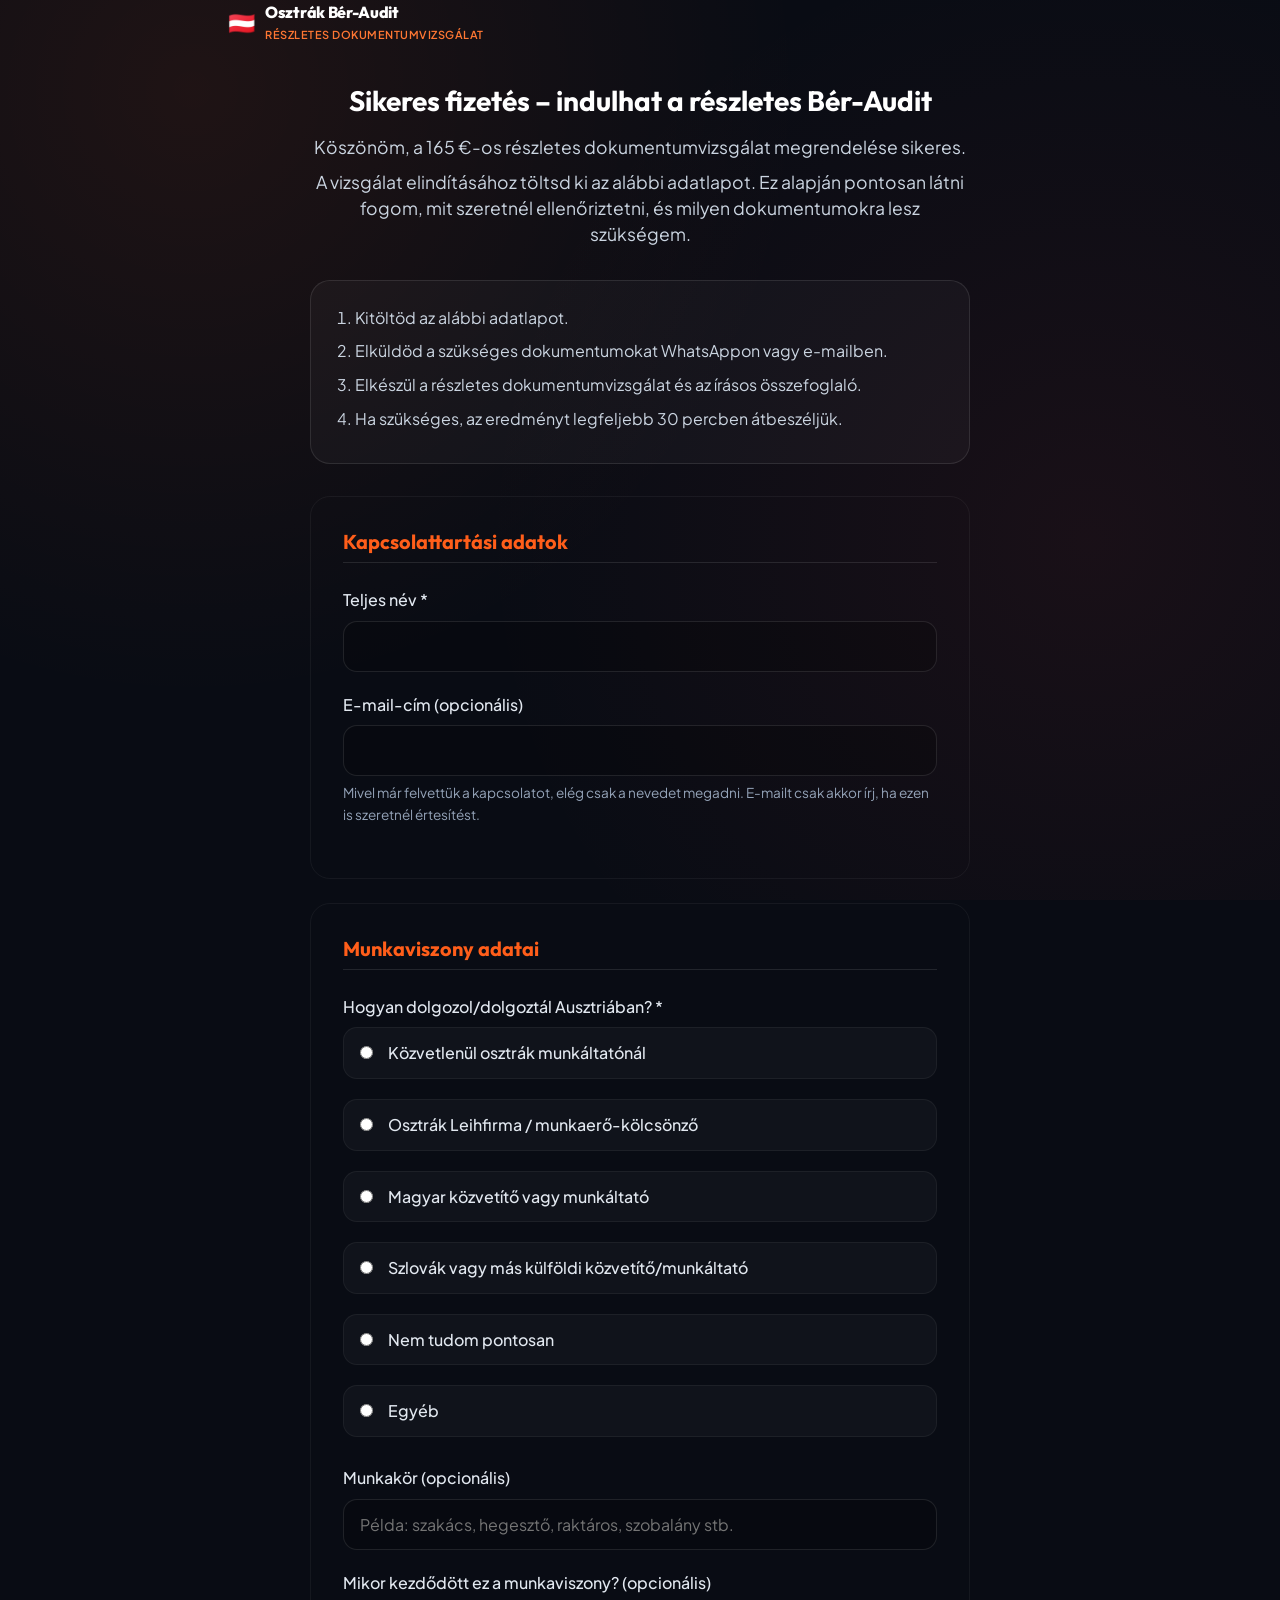
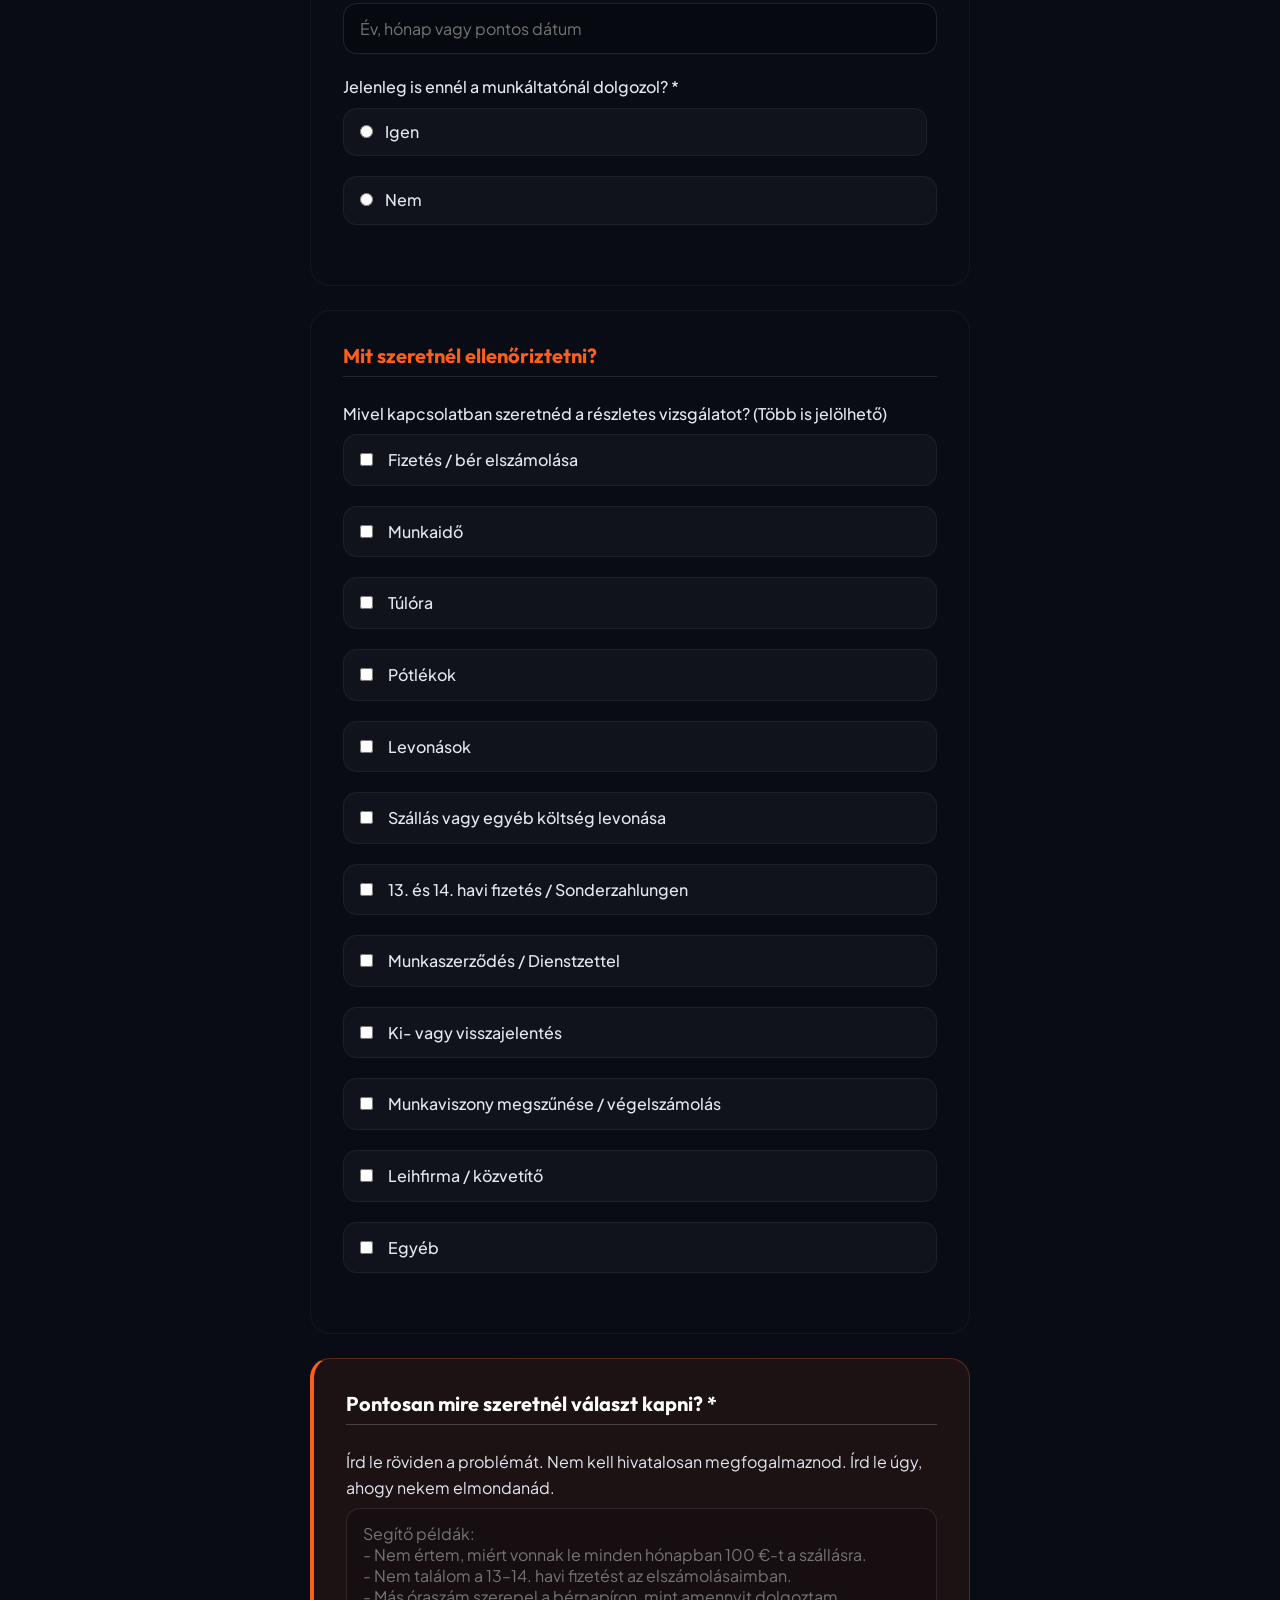
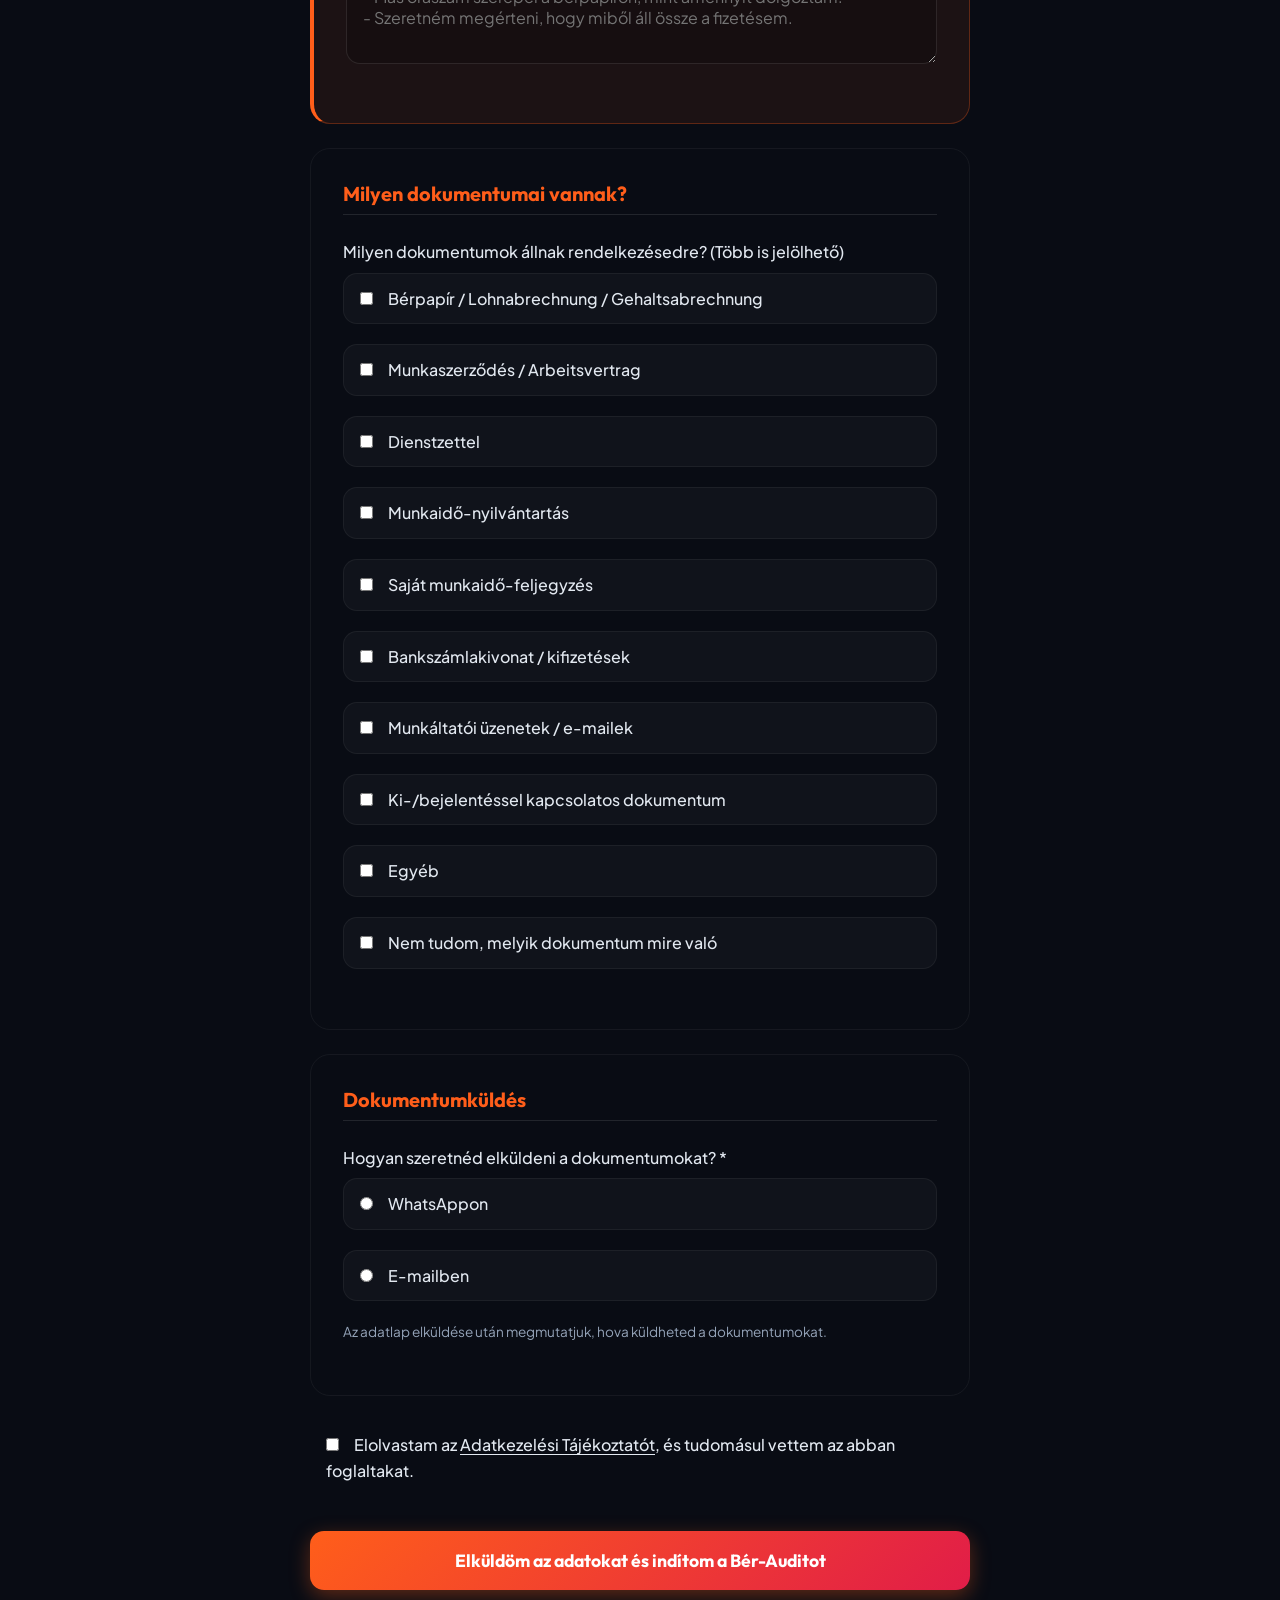
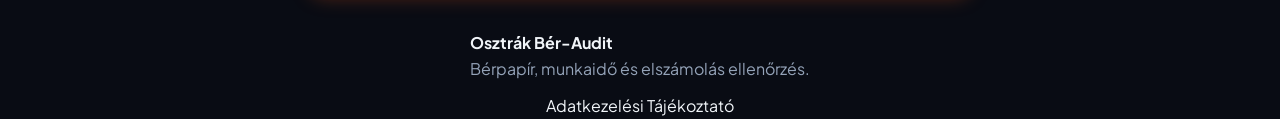
<file: audit-inditas.html>
<!DOCTYPE html>
<html lang="hu">
<head>
  <meta charset="UTF-8">
  <meta name="viewport" content="width=device-width, initial-scale=1.0, maximum-scale=5.0">
  <title>Sikeres fizetés – indulhat a részletes Bér-Audit</title>
  
  <meta name="robots" content="noindex, nofollow"> <!-- Fizetés utáni oldal, ne indexelje a Google -->
  
  <link rel="preconnect" href="https://fonts.googleapis.com">
  <link rel="preconnect" href="https://fonts.gstatic.com" crossorigin>
  <link href="https://fonts.googleapis.com/css2?family=Outfit:wght@400;500;600;700;800;900&family=Plus+Jakarta+Sans:wght@400;500;600;700&display=swap" rel="stylesheet">
  
  <link rel="stylesheet" href="style.css?v=4">

  <style>
    .audit-intake-container {
      max-width: 700px;
      margin: 40px auto;
      padding: 0 20px;
    }
    
    .audit-header {
      text-align: center;
      margin-bottom: 32px;
    }
    
    .audit-header h1 {
      font-size: 28px;
      color: #fff;
      margin-bottom: 16px;
    }
    
    .audit-header p {
      color: #cbd5e1;
      font-size: 1.1rem;
      line-height: 1.5;
    }
    
    .process-steps {
      background: rgba(255, 255, 255, 0.03);
      border: 1px solid rgba(255, 255, 255, 0.1);
      border-radius: var(--radius-lg);
      padding: 24px;
      margin-bottom: 32px;
    }
    
    .process-steps ol {
      margin: 0;
      padding-left: 20px;
      color: #cbd5e1;
      line-height: 1.6;
    }
    
    .process-steps li {
      margin-bottom: 8px;
    }
    
    .form-section {
      background: var(--surface-light);
      border: 1px solid rgba(255, 255, 255, 0.05);
      border-radius: var(--radius-lg);
      padding: 32px;
      margin-bottom: 24px;
    }
    
    .form-section-title {
      font-size: 1.25rem;
      color: var(--accent-orange);
      margin-bottom: 24px;
      border-bottom: 1px solid rgba(255, 255, 255, 0.1);
      padding-bottom: 8px;
    }
    
    .form-group {
      margin-bottom: 20px;
    }
    
    .form-group label {
      display: block;
      margin-bottom: 8px;
      font-weight: 500;
      color: #e2e8f0;
    }
    
    .form-group input[type="text"],
    .form-group input[type="email"],
    .form-group input[type="date"],
    .form-group textarea {
      width: 100%;
      padding: 14px 16px;
      background: rgba(0, 0, 0, 0.2);
      border: 1px solid rgba(255, 255, 255, 0.1);
      border-radius: var(--radius-md);
      color: #fff;
      font-family: inherit;
      font-size: 1rem;
      transition: all 0.2s;
    }
    
    .form-group input:focus,
    .form-group textarea:focus {
      outline: none;
      border-color: var(--accent-orange);
      background: rgba(0, 0, 0, 0.4);
    }
    
    .form-text {
      display: block;
      margin-top: 6px;
      font-size: 0.85rem;
      color: #94a3b8;
    }
    
    .radio-group, .checkbox-group {
      display: flex;
      flex-direction: column;
      gap: 12px;
    }
    
    .radio-label, .checkbox-label {
      display: flex;
      align-items: flex-start;
      cursor: pointer;
      background: rgba(255, 255, 255, 0.03);
      padding: 12px 16px;
      border-radius: var(--radius-md);
      border: 1px solid rgba(255, 255, 255, 0.05);
      transition: all 0.2s;
    }
    
    .radio-label:hover, .checkbox-label:hover {
      background: rgba(255, 255, 255, 0.06);
    }
    
    .radio-label input, .checkbox-label input {
      margin-top: 4px;
      margin-right: 12px;
      cursor: pointer;
    }
    
    .radio-text, .checkbox-text {
      color: #e2e8f0;
      line-height: 1.4;
    }
    
    .highlight-block {
      background: rgba(255, 94, 26, 0.08);
      border: 1px solid rgba(255, 94, 26, 0.3);
      border-left: 4px solid var(--accent-orange);
    }
    
    .success-state {
      text-align: center;
      padding: 40px 20px;
    }
    
    .delivery-action {
      margin-top: 32px;
      padding: 24px;
      background: rgba(255, 255, 255, 0.03);
      border: 1px dashed rgba(255, 255, 255, 0.2);
      border-radius: var(--radius-lg);
    }
    
    #otherEmploymentWrap, #otherTopicWrap {
      display: none;
      margin-top: 12px;
      padding-left: 28px;
    }
  </style>
</head>
<body>
  
  <header class="header">
    <div class="container header-container">
      <div class="brand">
        <span class="flag-icon" aria-hidden="true">🇦🇹</span>
        <div class="brand-text">
          <span class="brand-title">Osztrák Bér-Audit</span>
          <span class="brand-badge">Részletes Dokumentumvizsgálat</span>
        </div>
      </div>
    </div>
  </header>

  <main>
    <div class="audit-intake-container">
      
      <!-- SIKERES KÜLDÉS ÁLLAPOT -->
      <div id="successState" class="success-state" style="display: none;">
        <div class="modal-icon-wrap" style="margin: 0 auto 20px;"><span class="modal-checkmark">✓</span></div>
        <h2 style="font-size: 24px; margin-bottom: 16px;">Az adatlapod megérkezett.</h2>
        <p style="color: #cbd5e1; font-size: 1.1rem; margin-bottom: 24px;">Most küldd el a vizsgálathoz szükséges dokumentumokat az általad választott módon.</p>
        
        <div class="price-info-box" style="background: rgba(255, 94, 26, 0.1); border: 1px solid rgba(255, 94, 26, 0.3); border-radius: 8px; padding: 16px; margin-bottom: 24px; text-align: left;">
          <p style="margin: 0; color: #fff; font-size: 0.95rem;"><strong>Fontos figyelmeztetés:</strong> Csak olyan dokumentumot küldj, amely a vizsgálathoz szükséges. Ha egy dokumentumon olyan adat szerepel, amelynek nincs köze a vizsgálathoz, lehetőség szerint takard ki.</p>
        </div>
        
        <div id="whatsappDelivery" class="delivery-action" style="display: none;">
          <h3 style="margin-bottom: 16px;">Kattints ide a WhatsApp megnyitásához:</h3>
          <a id="waLink" href="#" target="_blank" class="btn btn-primary" style="display: inline-block; text-decoration: none; padding: 16px 32px; background: #25D366; border-color: #25D366; color: #fff;">
            Dokumentumok küldése WhatsAppon
          </a>
        </div>
        
        <div id="emailDelivery" class="delivery-action" style="display: none;">
          <h3 style="margin-bottom: 16px;">Kattints ide az e-mail megírásához:</h3>
          <a id="emailLink" href="#" target="_blank" class="btn btn-primary" style="display: inline-block; text-decoration: none; padding: 16px 32px;">
            Dokumentumok küldése e-mailben
          </a>
          <p style="margin-top: 16px; color: #94a3b8; font-size: 0.9rem;">Vagy másold ki a címet: <strong id="emailDisplay" style="color: #fff;"></strong></p>
        </div>
      </div>

      <!-- ŰRLAP -->
      <form id="auditIntakeForm">
        <div class="audit-header">
          <h1>Sikeres fizetés – indulhat a részletes Bér-Audit</h1>
          <p>Köszönöm, a 165 €-os részletes dokumentumvizsgálat megrendelése sikeres.</p>
          <p style="margin-top: 8px;">A vizsgálat elindításához töltsd ki az alábbi adatlapot. Ez alapján pontosan látni fogom, mit szeretnél ellenőriztetni, és milyen dokumentumokra lesz szükségem.</p>
        </div>
        
        <div class="process-steps">
          <ol>
            <li>Kitöltöd az alábbi adatlapot.</li>
            <li>Elküldöd a szükséges dokumentumokat WhatsAppon vagy e-mailben.</li>
            <li>Elkészül a részletes dokumentumvizsgálat és az írásos összefoglaló.</li>
            <li>Ha szükséges, az eredményt legfeljebb 30 percben átbeszéljük.</li>
          </ol>
        </div>

        <!-- 1. KAPCSOLAT -->
        <div class="form-section">
          <h2 class="form-section-title">Kapcsolattartási adatok</h2>
          
          <div class="form-group">
            <label for="fullName">Teljes név *</label>
            <input type="text" id="fullName" name="fullName" required>
          </div>
          
          <div class="form-group">
            <label for="email">E-mail-cím (opcionális)</label>
            <input type="email" id="email" name="email">
            <span class="form-text">Mivel már felvettük a kapcsolatot, elég csak a nevedet megadni. E-mailt csak akkor írj, ha ezen is szeretnél értesítést.</span>
          </div>
        </div>

        <!-- 2. MUNKAVISZONY -->
        <div class="form-section">
          <h2 class="form-section-title">Munkaviszony adatai</h2>
          
          <div class="form-group">
            <label>Hogyan dolgozol/dolgoztál Ausztriában? *</label>
            <div class="radio-group">
              <label class="radio-label"><input type="radio" name="employmentType" value="Közvetlenül osztrák munkáltatónál" required> <span class="radio-text">Közvetlenül osztrák munkáltatónál</span></label>
              <label class="radio-label"><input type="radio" name="employmentType" value="Osztrák Leihfirma / munkaerő-kölcsönző"> <span class="radio-text">Osztrák Leihfirma / munkaerő-kölcsönző</span></label>
              <label class="radio-label"><input type="radio" name="employmentType" value="Magyar közvetítő vagy munkáltató"> <span class="radio-text">Magyar közvetítő vagy munkáltató</span></label>
              <label class="radio-label"><input type="radio" name="employmentType" value="Szlovák vagy más külföldi közvetítő/munkáltató"> <span class="radio-text">Szlovák vagy más külföldi közvetítő/munkáltató</span></label>
              <label class="radio-label"><input type="radio" name="employmentType" value="Nem tudom pontosan"> <span class="radio-text">Nem tudom pontosan</span></label>
              <label class="radio-label"><input type="radio" name="employmentType" id="employmentTypeOtherToggle" value="Egyéb"> <span class="radio-text">Egyéb</span></label>
            </div>
            <div id="otherEmploymentWrap">
              <input type="text" id="employmentTypeOther" name="employmentTypeOther" placeholder="Kérlek részletezd...">
            </div>
          </div>
          
          <div class="form-group">
            <label for="jobTitle">Munkakör (opcionális)</label>
            <input type="text" id="jobTitle" name="jobTitle" placeholder="Példa: szakács, hegesztő, raktáros, szobalány stb.">
          </div>
          
          <div class="form-group">
            <label for="employmentStart">Mikor kezdődött ez a munkaviszony? (opcionális)</label>
            <input type="text" id="employmentStart" name="employmentStart" placeholder="Év, hónap vagy pontos dátum">
          </div>
          
          <div class="form-group">
            <label>Jelenleg is ennél a munkáltatónál dolgozol? *</label>
            <div class="radio-group">
              <label class="radio-label" style="display:inline-flex; width:auto; margin-right:10px;"><input type="radio" name="currentlyEmployed" value="Igen" required> <span class="radio-text">Igen</span></label>
              <label class="radio-label" style="display:inline-flex; width:auto;"><input type="radio" name="currentlyEmployed" value="Nem"> <span class="radio-text">Nem</span></label>
            </div>
          </div>
        </div>

        <!-- 3. TÉMÁK -->
        <div class="form-section">
          <h2 class="form-section-title">Mit szeretnél ellenőriztetni?</h2>
          
          <div class="form-group">
            <label>Mivel kapcsolatban szeretnéd a részletes vizsgálatot? (Több is jelölhető)</label>
            <div class="checkbox-group">
              <label class="checkbox-label"><input type="checkbox" name="auditTopics" value="Fizetés / bér elszámolása"> <span class="checkbox-text">Fizetés / bér elszámolása</span></label>
              <label class="checkbox-label"><input type="checkbox" name="auditTopics" value="Munkaidő"> <span class="checkbox-text">Munkaidő</span></label>
              <label class="checkbox-label"><input type="checkbox" name="auditTopics" value="Túlóra"> <span class="checkbox-text">Túlóra</span></label>
              <label class="checkbox-label"><input type="checkbox" name="auditTopics" value="Pótlékok"> <span class="checkbox-text">Pótlékok</span></label>
              <label class="checkbox-label"><input type="checkbox" name="auditTopics" value="Levonások"> <span class="checkbox-text">Levonások</span></label>
              <label class="checkbox-label"><input type="checkbox" name="auditTopics" value="Szállás vagy egyéb költség levonása"> <span class="checkbox-text">Szállás vagy egyéb költség levonása</span></label>
              <label class="checkbox-label"><input type="checkbox" name="auditTopics" value="13. és 14. havi fizetés / Sonderzahlungen"> <span class="checkbox-text">13. és 14. havi fizetés / Sonderzahlungen</span></label>
              <label class="checkbox-label"><input type="checkbox" name="auditTopics" value="Munkaszerződés / Dienstzettel"> <span class="checkbox-text">Munkaszerződés / Dienstzettel</span></label>
              <label class="checkbox-label"><input type="checkbox" name="auditTopics" value="Ki- vagy visszajelentés"> <span class="checkbox-text">Ki- vagy visszajelentés</span></label>
              <label class="checkbox-label"><input type="checkbox" name="auditTopics" value="Munkaviszony megszűnése / végelszámolás"> <span class="checkbox-text">Munkaviszony megszűnése / végelszámolás</span></label>
              <label class="checkbox-label"><input type="checkbox" name="auditTopics" value="Leihfirma / közvetítő"> <span class="checkbox-text">Leihfirma / közvetítő</span></label>
              <label class="checkbox-label"><input type="checkbox" name="auditTopics" id="topicOtherToggle" value="Egyéb"> <span class="checkbox-text">Egyéb</span></label>
            </div>
            <div id="otherTopicWrap">
              <input type="text" id="auditTopicOther" name="auditTopicOther" placeholder="Kérlek részletezd...">
            </div>
          </div>
        </div>

        <!-- 4. LEGFONTOSABB KÉRDÉS -->
        <div class="form-section highlight-block">
          <h2 class="form-section-title" style="color: #fff; border-bottom-color: rgba(255,255,255,0.2);">Pontosan mire szeretnél választ kapni? *</h2>
          
          <div class="form-group">
            <label for="customerQuestion" style="font-weight: 400;">Írd le röviden a problémát. Nem kell hivatalosan megfogalmaznod. Írd le úgy, ahogy nekem elmondanád.</label>
            <textarea id="customerQuestion" name="customerQuestion" rows="6" required placeholder="Segítő példák:
- Nem értem, miért vonnak le minden hónapban 100 €-t a szállásra.
- Nem találom a 13–14. havi fizetést az elszámolásaimban.
- Más óraszám szerepel a bérpapíron, mint amennyit dolgoztam.
- Szeretném megérteni, hogy miből áll össze a fizetésem."></textarea>
          </div>
        </div>

        <!-- 5. DOKUMENTUMOK -->
        <div class="form-section">
          <h2 class="form-section-title">Milyen dokumentumai vannak?</h2>
          
          <div class="form-group">
            <label>Milyen dokumentumok állnak rendelkezésedre? (Több is jelölhető)</label>
            <div class="checkbox-group">
              <label class="checkbox-label"><input type="checkbox" name="availableDocs" value="Bérpapír / Lohnabrechnung / Gehaltsabrechnung"> <span class="checkbox-text">Bérpapír / Lohnabrechnung / Gehaltsabrechnung</span></label>
              <label class="checkbox-label"><input type="checkbox" name="availableDocs" value="Munkaszerződés / Arbeitsvertrag"> <span class="checkbox-text">Munkaszerződés / Arbeitsvertrag</span></label>
              <label class="checkbox-label"><input type="checkbox" name="availableDocs" value="Dienstzettel"> <span class="checkbox-text">Dienstzettel</span></label>
              <label class="checkbox-label"><input type="checkbox" name="availableDocs" value="Munkaidő-nyilvántartás"> <span class="checkbox-text">Munkaidő-nyilvántartás</span></label>
              <label class="checkbox-label"><input type="checkbox" name="availableDocs" value="Saját munkaidő-feljegyzés"> <span class="checkbox-text">Saját munkaidő-feljegyzés</span></label>
              <label class="checkbox-label"><input type="checkbox" name="availableDocs" value="Bankszámlakivonat / kifizetések"> <span class="checkbox-text">Bankszámlakivonat / kifizetések</span></label>
              <label class="checkbox-label"><input type="checkbox" name="availableDocs" value="Munkáltatói üzenetek / e-mailek"> <span class="checkbox-text">Munkáltatói üzenetek / e-mailek</span></label>
              <label class="checkbox-label"><input type="checkbox" name="availableDocs" value="Ki-/bejelentéssel kapcsolatos dokumentum"> <span class="checkbox-text">Ki-/bejelentéssel kapcsolatos dokumentum</span></label>
              <label class="checkbox-label"><input type="checkbox" name="availableDocs" value="Egyéb"> <span class="checkbox-text">Egyéb</span></label>
              <label class="checkbox-label"><input type="checkbox" name="availableDocs" value="Nem tudom, melyik dokumentum mire való"> <span class="checkbox-text">Nem tudom, melyik dokumentum mire való</span></label>
            </div>
          </div>
        </div>

        <!-- 6. KÜLDÉS MÓDJA -->
        <div class="form-section">
          <h2 class="form-section-title">Dokumentumküldés</h2>
          
          <div class="form-group">
            <label>Hogyan szeretnéd elküldeni a dokumentumokat? *</label>
            <div class="radio-group">
              <label class="radio-label"><input type="radio" name="deliveryMethod" value="WhatsAppon" required> <span class="radio-text">WhatsAppon</span></label>
              <label class="radio-label"><input type="radio" name="deliveryMethod" value="E-mailben"> <span class="radio-text">E-mailben</span></label>
            </div>
            <span class="form-text" style="margin-top: 12px;">Az adatlap elküldése után megmutatjuk, hova küldheted a dokumentumokat.</span>
          </div>
        </div>

        <!-- 7. ADATVÉDELEM ÉS KÜLDÉS -->
        <div class="form-section" style="background: transparent; border: none; padding: 0;">
          <div class="form-group">
            <label class="checkbox-label" style="background: transparent; border: none;">
              <input type="checkbox" id="privacyConsent" required>
              <span class="checkbox-text">Elolvastam az <a href="adatkezeles.html" target="_blank" class="inline-link">Adatkezelési Tájékoztatót</a>, és tudomásul vettem az abban foglaltakat.</span>
            </label>
          </div>
          
          <button type="submit" id="btnSubmit" class="btn btn-primary" style="width: 100%; margin-top: 16px; padding: 18px; font-size: 1.1rem;">
            <span id="btnText">Elküldöm az adatokat és indítom a Bér-Auditot</span>
            <span id="btnSpinner" style="display:none; margin-left:10px;">⏳</span>
          </button>
        </div>
      </form>

    </div>
  </main>

  <footer class="footer">
    <div class="container footer-container">
      <div class="footer-brand">
        <strong>Osztrák Bér-Audit</strong>
        <p>Bérpapír, munkaidő és elszámolás ellenőrzés.</p>
      </div>
      <div class="footer-links">
        <a href="adatkezeles.html">Adatkezelési Tájékoztató</a>
      </div>
    </div>
  </footer>

  <script>
    // Konfigurálható elérhetőségek
    const WHATSAPP_CONTACT = "+43 677 61717355"; // Ügyfél tényleges száma
    const AUDIT_EMAIL = "kristaly.laszlo.hr@gmail.com"; // Ügyfél tényleges e-mail címe

    // --- GOOGLE APPS SCRIPT URL EGYEZTETÉSE AZ app.js-szel ---
    // Az ügyfélnek a saját aktuális éles URL-jét kell használnia.
    const GOOGLE_SCRIPT_WEB_APP_URL = "https://script.google.com/macros/s/AKfycbxRdhga4cuvZ9GmQdYaGWRFErDjgZn_VUYFyRN4g8miLPZjAos063kkBaHnFJnuY9Yzww/exec";

    // Session ID generátor (ha nincs Cookie)
    function getSessionId() {
      let sid = localStorage.getItem('ba_session_id');
      if (!sid) {
        sid = 'audit-session-' + Math.random().toString(36).substr(2, 9);
        localStorage.setItem('ba_session_id', sid);
      }
      return sid;
    }

    // Tracking Event Helper
    function trackEvent(eventName) {
      fetch(GOOGLE_SCRIPT_WEB_APP_URL, {
        method: 'POST',
        mode: 'no-cors',
        headers: { 'Content-Type': 'application/json' },
        body: JSON.stringify({
          type: 'event',
          sessionId: getSessionId(),
          event: eventName,
          source: 'audit_intake',
          timestamp: new Date().toISOString()
        })
      }).catch(err => console.error("Tracking error:", err));
    }

    document.addEventListener('DOMContentLoaded', () => {
      // 1. Analytics Views
      trackEvent('audit_intake_viewed');
      
      let startedTracked = false;
      document.getElementById('auditIntakeForm').addEventListener('input', () => {
        if (!startedTracked) {
          trackEvent('audit_intake_started');
          startedTracked = true;
        }
      });

      // 2. Egyéb mezők megjelenítése
      const empRadios = document.querySelectorAll('input[name="employmentType"]');
      const empOtherWrap = document.getElementById('otherEmploymentWrap');
      const empOtherInput = document.getElementById('employmentTypeOther');
      
      empRadios.forEach(r => {
        r.addEventListener('change', (e) => {
          if(e.target.value === 'Egyéb') {
            empOtherWrap.style.display = 'block';
            empOtherInput.required = true;
          } else {
            empOtherWrap.style.display = 'none';
            empOtherInput.required = false;
            empOtherInput.value = '';
          }
        });
      });

      const topicOtherToggle = document.getElementById('topicOtherToggle');
      const topicOtherWrap = document.getElementById('otherTopicWrap');
      const topicOtherInput = document.getElementById('auditTopicOther');
      
      topicOtherToggle.addEventListener('change', (e) => {
        if(e.target.checked) {
          topicOtherWrap.style.display = 'block';
        } else {
          topicOtherWrap.style.display = 'none';
          topicOtherInput.value = '';
        }
      });

      // 3. Form beküldése
      const form = document.getElementById('auditIntakeForm');
      const btnSubmit = document.getElementById('btnSubmit');
      const btnText = document.getElementById('btnText');
      const btnSpinner = document.getElementById('btnSpinner');

      form.addEventListener('submit', async (e) => {
        e.preventDefault();
        
        // Kliens oldali extra validáció iOS Safari miatt
        if (!document.getElementById('privacyConsent').checked) {
          alert("Kérlek, fogadd el az adatkezelési tájékoztatót!");
          return;
        }

        btnSubmit.disabled = true;
        btnText.textContent = 'Küldés folyamatban...';
        btnSpinner.style.display = 'inline-block';

        // Adatok kinyerése
        const formData = new FormData(form);
        
        // Többértékes checkboxok (Témák, Dokumentumok)
        const selectedTopics = [];
        document.querySelectorAll('input[name="auditTopics"]:checked').forEach(cb => {
          selectedTopics.push(cb.value);
        });
        
        const selectedDocs = [];
        document.querySelectorAll('input[name="availableDocs"]:checked').forEach(cb => {
          selectedDocs.push(cb.value);
        });

        const deliveryMethod = formData.get('deliveryMethod');
        const customerName = formData.get('fullName');

        const payload = {
          type: 'audit_intake',
          sessionId: getSessionId(),
          timestamp: new Date().toISOString(),
          fullName: customerName,
          email: formData.get('email'),
          whatsapp: formData.get('whatsapp'),
          employmentType: formData.get('employmentType'),
          employmentTypeOther: formData.get('employmentTypeOther') || '',
          jobTitle: formData.get('jobTitle') || '',
          employmentStart: formData.get('employmentStart') || '',
          currentlyEmployed: formData.get('currentlyEmployed') || '',
          auditTopics: selectedTopics.join(', '),
          auditTopicOther: formData.get('auditTopicOther') || '',
          customerQuestion: formData.get('customerQuestion'),
          availableDocuments: selectedDocs.join(', '),
          documentDeliveryMethod: deliveryMethod,
          privacyAcknowledged: true,
          auditStatus: 'PAID_INTAKE_SUBMITTED'
        };

        try {
          // Küldés a GAS-nak
          await fetch(GOOGLE_SCRIPT_WEB_APP_URL, {
            method: 'POST',
            mode: 'no-cors',
            headers: { 'Content-Type': 'application/json' },
            body: JSON.stringify(payload)
          });
          
          trackEvent('audit_intake_submitted');

          // Sikeres állapot megjelenítése
          form.style.display = 'none';
          document.getElementById('successState').style.display = 'block';
          window.scrollTo(0, 0);

          // Dinamikus gombok beállítása
          if (deliveryMethod === 'WhatsAppon') {
            const waBlock = document.getElementById('whatsappDelivery');
            waBlock.style.display = 'block';
            const waLink = document.getElementById('waLink');
            const msg = encodeURIComponent("Szia! A 165 €-os Bér-Auditot megrendeltem, és az adatlapot kitöltöttem. A vizsgálathoz szükséges dokumentumokat küldöm.");
            const waNumberClean = WHATSAPP_CONTACT.replace(/[\s\-\(\)\+]/g, ''); // + és szóköz nélkül a wa.me linkhez
            waLink.href = `https://wa.me/${waNumberClean}?text=${msg}`;
            
            waLink.addEventListener('click', () => trackEvent('document_delivery_whatsapp_clicked'));
            
          } else {
            const emailBlock = document.getElementById('emailDelivery');
            emailBlock.style.display = 'block';
            const emailLink = document.getElementById('emailLink');
            const subject = encodeURIComponent(`Bér-Audit dokumentumok – ${customerName}`);
            emailLink.href = `mailto:${AUDIT_EMAIL}?subject=${subject}`;
            document.getElementById('emailDisplay').textContent = AUDIT_EMAIL;
            
            emailLink.addEventListener('click', () => trackEvent('document_delivery_email_clicked'));
          }

        } catch (error) {
          alert("Hiba történt a küldés során. Kérjük, próbáld újra!");
          btnSubmit.disabled = false;
          btnText.textContent = 'Elküldöm az adatokat és indítom a Bér-Auditot';
          btnSpinner.style.display = 'none';
        }
      });
    });
  </script>
</body>
</html>
</file>
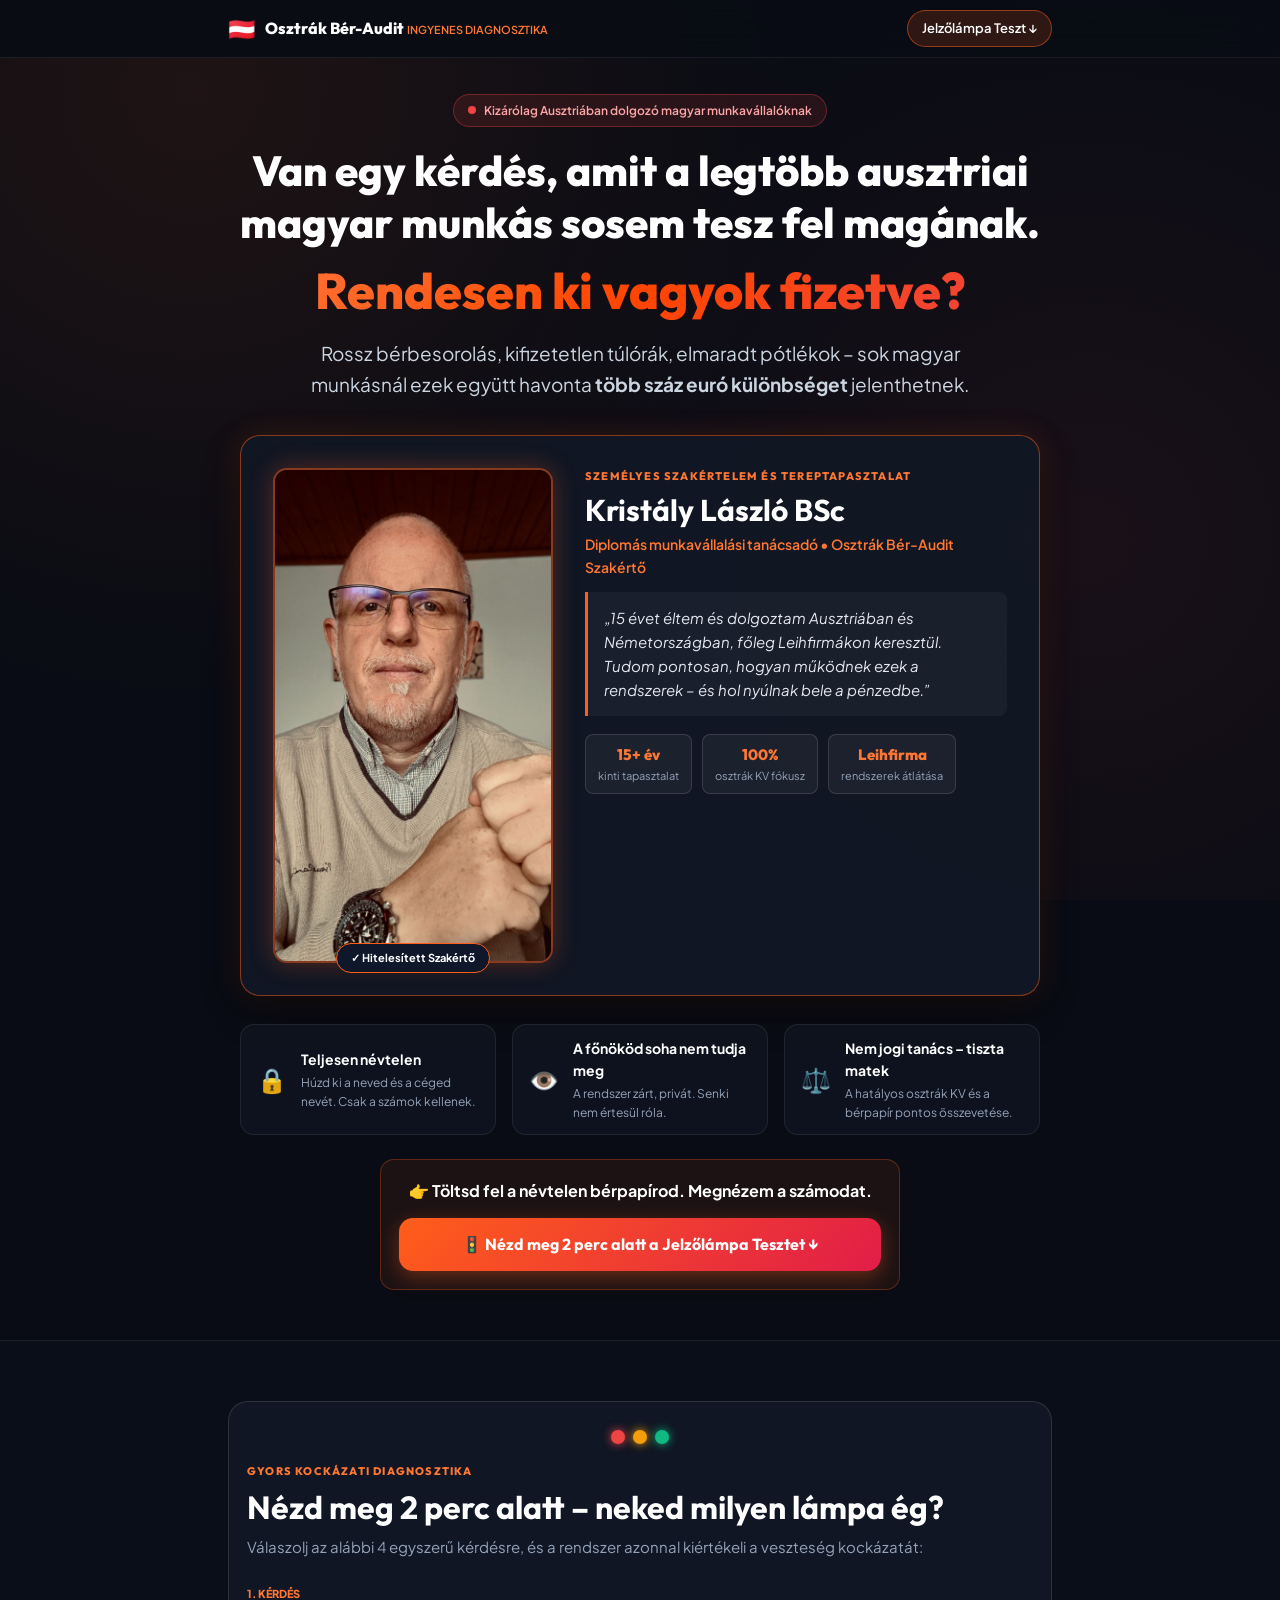
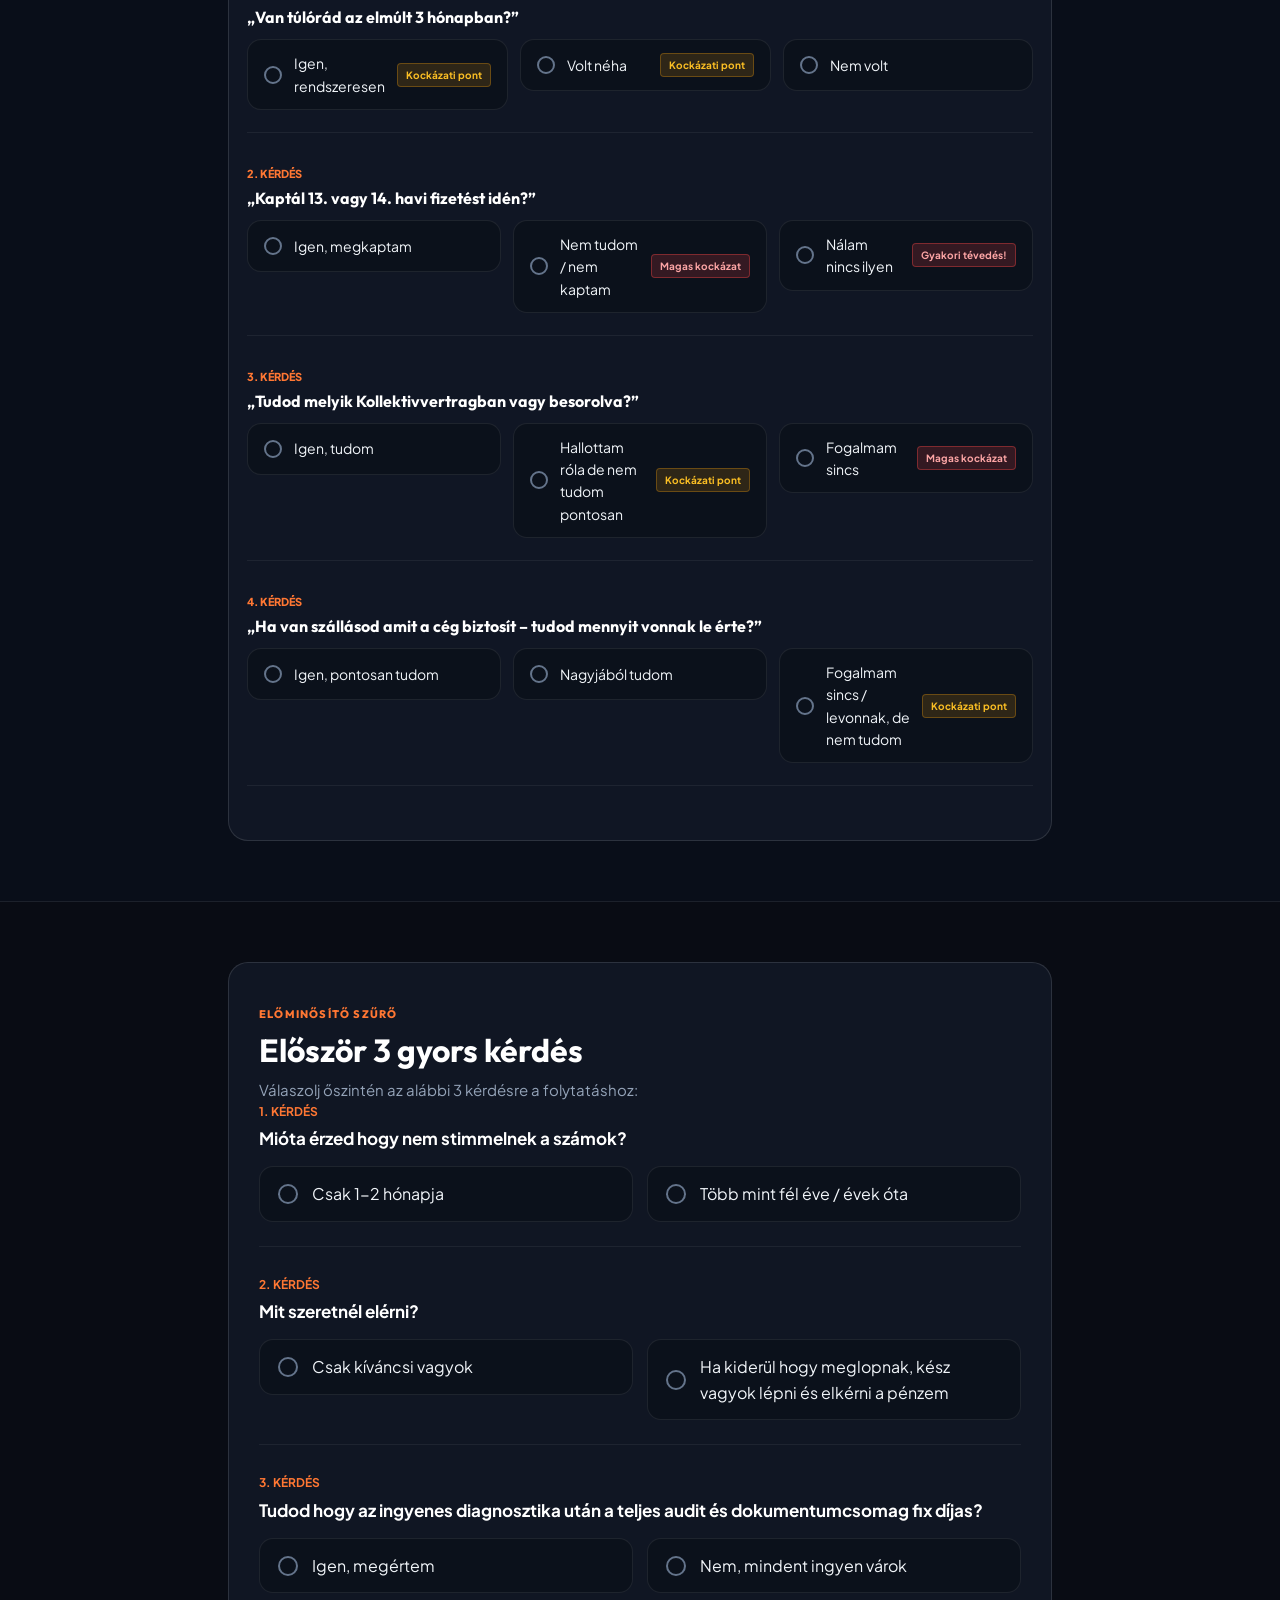
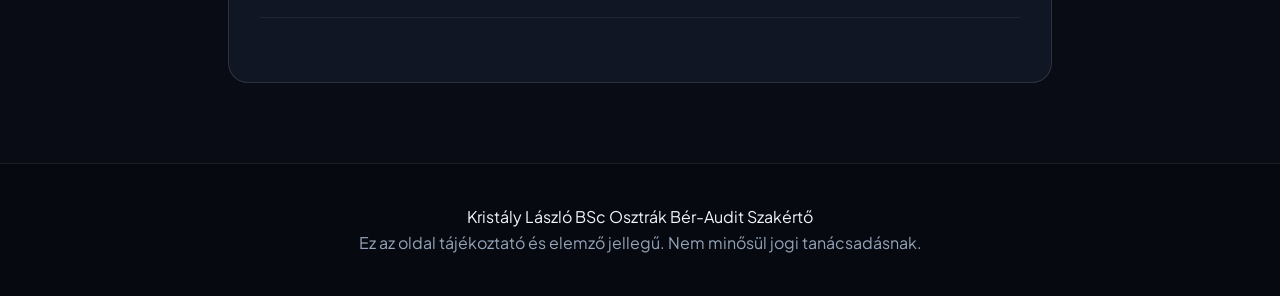
<file: ber_audit_standalone.html>
<!DOCTYPE html>
<html lang="hu">
<head>
  <meta charset="UTF-8">
  <meta name="viewport" content="width=device-width, initial-scale=1.0, maximum-scale=5.0">
  <title>Osztrák Bér-Audit – Ingyenes Diagnosztika | Kristály László BSc</title>
  
  <meta name="description" content="Van egy kérdés amit a legtöbb ausztriai magyar munkás sosem tesz fel magának: Rendesen ki vagyok fizetve? Töltsd ki a 2 perces Jelzőlámpa Tesztet és nézd meg a számodat.">
  <meta property="og:title" content="Osztrák Bér-Audit – Ingyenes Diagnosztika">
  <meta property="og:description" content="Rossz bérbesorolás, kifizetetlen túlórák, elmaradt pótlékok? Töltsd ki a Jelzőlámpa Tesztet!">
  <meta property="og:image" content="assets/laszlo.jpg">
  <meta property="og:type" content="website">
  
  <link rel="preconnect" href="https://fonts.googleapis.com">
  <link rel="preconnect" href="https://fonts.gstatic.com" crossorigin>
  <link href="https://fonts.googleapis.com/css2?family=Outfit:wght@400;500;600;700;800;900&family=Plus+Jakarta+Sans:wght@400;500;600;700&display=swap" rel="stylesheet">
  
  <style>
    :root {
      --bg-main: #090c14;
      --bg-card: rgba(18, 24, 38, 0.88);
      --bg-card-subtle: rgba(255, 255, 255, 0.03);
      --bg-card-hover: rgba(26, 35, 54, 0.95);
      --bg-input: rgba(12, 17, 28, 0.95);

      --accent-orange: #ff5e1a;
      --accent-orange-bright: #ff7733;
      --accent-orange-glow: rgba(255, 94, 26, 0.35);
      --accent-red: #ef4444;
      --accent-red-glow: rgba(239, 68, 68, 0.35);
      --gradient-cta: linear-gradient(135deg, #ff5e1a 0%, #e11d48 100%);
      --gradient-cta-hover: linear-gradient(135deg, #ff7733 0%, #f43f5e 100%);

      --accent-green: #10b981;
      --accent-green-glow: rgba(16, 185, 129, 0.3);
      --accent-amber: #f59e0b;

      --text-white: #ffffff;
      --text-main: #f1f5f9;
      --text-muted: #94a3b8;
      --text-dim: #64748b;

      --border-subtle: rgba(255, 255, 255, 0.08);
      --border-card: rgba(255, 255, 255, 0.12);
      --border-orange: rgba(255, 94, 26, 0.5);
      --border-red: rgba(239, 68, 68, 0.5);

      --radius-sm: 8px;
      --radius-md: 14px;
      --radius-lg: 20px;
      --radius-full: 9999px;

      --font-heading: 'Outfit', -apple-system, BlinkMacSystemFont, 'Segoe UI', Roboto, sans-serif;
      --font-body: 'Plus Jakarta Sans', -apple-system, BlinkMacSystemFont, 'Segoe UI', Roboto, sans-serif;

      --shadow-card: 0 10px 30px -5px rgba(0, 0, 0, 0.5);
      --shadow-glow: 0 0 25px var(--accent-orange-glow);
    }

    *, *::before, *::after {
      box-sizing: border-box;
      margin: 0;
      padding: 0;
      -webkit-tap-highlight-color: transparent;
    }

    html {
      scroll-behavior: smooth;
      font-size: 16px;
    }

    body {
      font-family: var(--font-body);
      background-color: var(--bg-main);
      color: var(--text-main);
      line-height: 1.6;
      background-image: 
        radial-gradient(circle at 15% 10%, rgba(255, 94, 26, 0.09) 0%, transparent 45%),
        radial-gradient(circle at 85% 60%, rgba(239, 68, 68, 0.07) 0%, transparent 50%);
      background-attachment: fixed;
      min-height: 100vh;
      overflow-x: hidden;
    }

    h1, h2, h3, h4 {
      font-family: var(--font-heading);
      color: var(--text-white);
      font-weight: 700;
      line-height: 1.25;
    }

    p { color: var(--text-muted); }
    a { color: inherit; text-decoration: none; }

    .container {
      width: 100%;
      max-width: 860px;
      margin: 0 auto;
      padding: 0 18px;
    }

    .top-nav {
      position: sticky;
      top: 0;
      z-index: 90;
      background: rgba(9, 12, 20, 0.92);
      backdrop-filter: blur(14px);
      border-bottom: 1px solid var(--border-subtle);
      padding: 10px 0;
    }

    .nav-container {
      display: flex;
      justify-content: space-between;
      align-items: center;
      max-width: 860px;
      margin: 0 auto;
      padding: 0 18px;
    }

    .brand {
      display: flex;
      align-items: center;
      gap: 10px;
    }

    .flag-icon { font-size: 22px; line-height: 1; }

    .brand-title {
      font-family: var(--font-heading);
      font-size: 16px;
      font-weight: 800;
      color: var(--text-white);
    }

    .brand-badge {
      font-size: 11px;
      font-weight: 600;
      color: var(--accent-orange-bright);
      text-transform: uppercase;
    }

    .nav-cta-pill {
      font-size: 13px;
      font-weight: 600;
      color: var(--text-white);
      background: rgba(255, 94, 26, 0.16);
      border: 1px solid var(--border-orange);
      padding: 7px 14px;
      border-radius: var(--radius-full);
      transition: all 0.2s ease;
    }

    .nav-cta-pill:hover {
      background: var(--accent-orange);
      color: #fff;
    }

    /* HERO + FOTÓ + KI VAGYOK */
    .hero-section {
      position: relative;
      padding: 36px 0 50px 0;
    }

    .hero-container {
      display: flex;
      flex-direction: column;
      align-items: center;
      text-align: center;
      position: relative;
      z-index: 1;
    }

    .hero-badge {
      display: inline-flex;
      align-items: center;
      gap: 8px;
      background: rgba(239, 68, 68, 0.12);
      border: 1px solid rgba(239, 68, 68, 0.35);
      color: #fca5a5;
      padding: 6px 14px;
      border-radius: var(--radius-full);
      font-size: 12px;
      font-weight: 600;
      margin-bottom: 18px;
    }

    .pulse-dot {
      width: 8px;
      height: 8px;
      border-radius: 50%;
      background-color: var(--accent-red);
      animation: pulse 1.8s infinite;
    }

    @keyframes pulse {
      0%, 100% { transform: scale(0.95); opacity: 0.7; }
      50% { transform: scale(1.3); opacity: 1; }
    }

    .hero-title {
      font-size: clamp(26px, 5.5vw, 42px);
      font-weight: 800;
      line-height: 1.25;
      margin-bottom: 16px;
    }

    .highlight-orange-red {
      display: block;
      margin-top: 10px;
      font-size: clamp(30px, 7vw, 50px);
      background: linear-gradient(135deg, #ff7a3d 0%, #ff4500 50%, #ef4444 100%);
      -webkit-background-clip: text;
      -webkit-text-fill-color: transparent;
    }

    .hero-lead {
      font-size: clamp(16px, 3.8vw, 19px);
      line-height: 1.6;
      max-width: 680px;
      margin: 0 auto 26px auto;
      color: #cbd5e1;
    }

    /* Hero Expert Card: Fotó karórával + Bemutatkozás */
    .hero-expert-card {
      width: 100%;
      max-width: 800px;
      background: var(--bg-card);
      border: 1.5px solid var(--border-orange);
      border-radius: var(--radius-lg);
      padding: 24px 18px;
      margin: 10px 0 28px 0;
      box-shadow: 0 15px 40px -10px rgba(0, 0, 0, 0.7), 0 0 30px rgba(255, 94, 26, 0.15);
      display: flex;
      flex-direction: column;
      align-items: center;
      gap: 22px;
      text-align: center;
    }

    .expert-photo-col {
      width: 100%;
      max-width: 320px;
      display: flex;
      justify-content: center;
    }

    .photo-wrapper {
      position: relative;
      width: 100%;
      max-width: 300px;
    }

    /* Karóra 100%-ban látszik */
    .profile-photo-full {
      width: 100%;
      height: auto;
      display: block;
      border-radius: var(--radius-md);
      border: 2px solid var(--border-orange);
      box-shadow: 0 0 25px rgba(255, 94, 26, 0.3);
      background: #0f1626;
    }

    .photo-badge {
      position: absolute;
      bottom: -10px;
      left: 50%;
      transform: translateX(-50%);
      background: #0f172a;
      border: 1px solid var(--accent-orange);
      color: #fff;
      padding: 5px 14px;
      border-radius: var(--radius-full);
      font-size: 11px;
      font-weight: 700;
      white-space: nowrap;
    }

    .expert-info-col {
      display: flex;
      flex-direction: column;
      flex: 1;
    }

    .sub-label {
      display: inline-block;
      font-family: var(--font-heading);
      font-size: 11px;
      font-weight: 800;
      color: var(--accent-orange-bright);
      letter-spacing: 1.2px;
      text-transform: uppercase;
      margin-bottom: 6px;
    }

    .expert-name {
      font-size: clamp(24px, 4.5vw, 30px);
      margin-bottom: 4px;
    }

    .expert-title {
      color: var(--accent-orange-bright);
      font-weight: 600;
      font-size: 14px;
      margin-bottom: 14px;
    }

    .expert-quote {
      font-style: italic;
      color: #e2e8f0;
      font-size: 15px;
      line-height: 1.6;
      background: rgba(255, 255, 255, 0.04);
      border-left: 3px solid var(--accent-orange);
      padding: 14px 16px;
      border-radius: 0 var(--radius-sm) var(--radius-sm) 0;
      margin-bottom: 18px;
      text-align: left;
    }

    .expert-chips {
      display: flex;
      flex-wrap: wrap;
      gap: 10px;
      justify-content: center;
    }

    .chip {
      background: rgba(255, 255, 255, 0.05);
      border: 1px solid var(--border-card);
      padding: 8px 12px;
      border-radius: var(--radius-sm);
      display: flex;
      flex-direction: column;
      align-items: center;
    }

    .chip-title {
      font-family: var(--font-heading);
      font-size: 15px;
      font-weight: 800;
      color: var(--accent-orange-bright);
    }

    .chip-sub { font-size: 11px; color: var(--text-muted); }

    /* Bizalomépítés: 3 garancia */
    .trust-horizontal-grid {
      display: flex;
      flex-direction: column;
      gap: 12px;
      width: 100%;
      max-width: 800px;
      margin-bottom: 24px;
    }

    .trust-mini-card {
      display: flex;
      align-items: center;
      gap: 14px;
      background: rgba(18, 24, 38, 0.6);
      border: 1px solid var(--border-subtle);
      border-radius: var(--radius-md);
      padding: 12px 16px;
      text-align: left;
    }

    .trust-mini-card .mini-icon {
      font-size: 24px;
      flex-shrink: 0;
    }

    .trust-mini-card strong {
      display: block;
      font-size: 14px;
      color: #fff;
    }

    .trust-mini-card p {
      font-size: 12px;
      color: var(--text-muted);
      margin-top: 2px;
    }

    .hero-action-box {
      width: 100%;
      max-width: 520px;
      background: rgba(255, 94, 26, 0.08);
      border: 1px solid rgba(255, 94, 26, 0.3);
      border-radius: var(--radius-md);
      padding: 18px;
    }

    .action-highlight {
      font-size: 16px;
      color: var(--text-white);
      margin-bottom: 14px;
    }

    .btn {
      display: inline-flex;
      align-items: center;
      justify-content: center;
      gap: 10px;
      font-family: var(--font-heading);
      font-size: 16px;
      font-weight: 700;
      padding: 14px 24px;
      border-radius: var(--radius-md);
      border: none;
      cursor: pointer;
      min-height: 52px;
      width: 100%;
      text-align: center;
      transition: all 0.2s ease;
    }

    .btn-primary {
      background: var(--gradient-cta);
      color: #fff;
      box-shadow: 0 6px 20px var(--accent-orange-glow);
    }

    .btn-cta {
      background: var(--gradient-cta);
      color: #fff;
      font-size: 18px;
      font-weight: 800;
      padding: 18px 28px;
      border-radius: var(--radius-md);
      box-shadow: 0 8px 30px var(--accent-orange-glow);
    }

    /* 2. JELZŐLÁMPA TESZT */
    .traffic-light-section {
      padding: 60px 0;
      background: rgba(10, 15, 26, 0.85);
      border-top: 1px solid var(--border-subtle);
      border-bottom: 1px solid var(--border-subtle);
    }

    .traffic-box-card {
      background: var(--bg-card);
      border: 1px solid var(--border-card);
      border-radius: var(--radius-lg);
      padding: 28px 18px;
    }

    .traffic-mini-lights {
      display: flex;
      align-items: center;
      justify-content: center;
      gap: 8px;
      margin-bottom: 12px;
    }

    .t-dot { width: 14px; height: 14px; border-radius: 50%; display: inline-block; }
    .t-red { background: #ef4444; box-shadow: 0 0 10px #ef4444; }
    .t-yellow { background: #f59e0b; box-shadow: 0 0 10px #f59e0b; }
    .t-green { background: #10b981; box-shadow: 0 0 10px #10b981; }

    .section-title { font-size: clamp(23px, 5vw, 32px); }
    .section-subtitle { margin-top: 8px; font-size: 15px; color: var(--text-muted); }

    .traffic-q-group {
      margin-bottom: 26px;
      padding-bottom: 22px;
      border-bottom: 1px solid rgba(255, 255, 255, 0.06);
    }

    .traffic-q-header { text-align: left; margin-bottom: 12px; }
    .traffic-q-num { font-size: 11px; font-weight: 800; color: var(--accent-orange-bright); text-transform: uppercase; }
    .traffic-q-title { font-size: 16px; font-weight: 700; color: #fff; margin-top: 3px; }

    .traffic-options-grid { display: flex; flex-direction: column; gap: 10px; }

    .t-opt-card { display: block; cursor: pointer; position: relative; }
    .t-opt-card input[type="radio"] { position: absolute; opacity: 0; }

    .t-opt-content {
      display: flex;
      align-items: center;
      gap: 12px;
      background: var(--bg-input);
      border: 1.5px solid var(--border-subtle);
      border-radius: var(--radius-md);
      padding: 12px 16px;
      min-height: 52px;
    }

    .t-opt-indicator {
      width: 18px;
      height: 18px;
      border-radius: 50%;
      border: 2px solid var(--text-dim);
      display: flex;
      align-items: center;
      justify-content: center;
      flex-shrink: 0;
    }

    .t-opt-indicator::after { content: ''; width: 8px; height: 8px; border-radius: 50%; background: transparent; }

    .t-opt-text { font-size: 14px; color: var(--text-main); flex: 1; text-align: left; }

    .t-risk-tag {
      font-size: 10px;
      font-weight: 700;
      padding: 3px 8px;
      border-radius: 4px;
      white-space: nowrap;
    }

    .tag-warning { background: rgba(245, 158, 11, 0.15); color: #fbbf24; border: 1px solid rgba(245, 158, 11, 0.3); }
    .tag-danger { background: rgba(239, 68, 68, 0.18); color: #fca5a5; border: 1px solid rgba(239, 68, 68, 0.4); }

    .t-opt-card input[type="radio"]:checked + .t-opt-content {
      background: rgba(255, 94, 26, 0.14);
      border-color: var(--accent-orange);
      box-shadow: 0 0 14px rgba(255, 94, 26, 0.2);
    }

    .t-opt-card input[type="radio"]:checked + .t-opt-content .t-opt-indicator { border-color: var(--accent-orange); }
    .t-opt-card input[type="radio"]:checked + .t-opt-content .t-opt-indicator::after { background: var(--accent-orange); }
    .t-opt-card input[type="radio"]:checked + .t-opt-content .t-opt-text { color: #fff; font-weight: 600; }

    .traffic-result-card { margin-top: 24px; }
    .res-light-box { border-radius: var(--radius-md); padding: 24px 18px; text-align: left; }
    .res-light-header { display: flex; align-items: center; gap: 16px; margin-bottom: 14px; }
    .big-lamp { font-size: 38px; line-height: 1; }

    .res-badge {
      font-size: 11px;
      font-weight: 800;
      padding: 3px 8px;
      border-radius: 4px;
      display: inline-block;
    }

    .light-box-red { background: rgba(239, 68, 68, 0.12); border: 1.5px solid rgba(239, 68, 68, 0.5); }
    .light-box-red h4 { color: #fecaca; font-size: 20px; }
    .badge-red { background: rgba(239, 68, 68, 0.25); color: #fca5a5; }

    .light-box-yellow { background: rgba(245, 158, 11, 0.12); border: 1.5px solid rgba(245, 158, 11, 0.5); }
    .light-box-yellow h4 { color: #fef08a; font-size: 20px; }
    .badge-yellow { background: rgba(245, 158, 11, 0.25); color: #fde047; }

    .light-box-green { background: rgba(16, 185, 129, 0.12); border: 1.5px solid rgba(16, 185, 129, 0.5); }
    .light-box-green h4 { color: #a7f3d0; font-size: 20px; }
    .badge-green { background: rgba(16, 185, 129, 0.25); color: #6ee7b7; }

    .res-quote {
      font-size: 15px;
      font-weight: 600;
      color: #fff;
      background: rgba(0, 0, 0, 0.35);
      border-left: 3px solid var(--accent-orange);
      padding: 14px 16px;
      margin-bottom: 18px;
    }

    .res-auto-scroll-hint {
      display: flex;
      align-items: center;
      gap: 8px;
      font-size: 13px;
      color: #cbd5e1;
      margin-bottom: 14px;
    }

    .spinner-small {
      width: 14px;
      height: 14px;
      border: 2px solid rgba(255, 255, 255, 0.3);
      border-top-color: var(--accent-orange);
      border-radius: 50%;
      animation: spin 0.8s linear infinite;
      display: inline-block;
    }

    @keyframes spin { to { transform: rotate(360deg); } }

    /* 3. SZŰRŐKÉRDÉSEK */
    .filter-section { padding: 60px 0 80px 0; }
    .filter-box-card { background: var(--bg-card); border: 1px solid var(--border-card); border-radius: var(--radius-lg); padding: 28px 18px; }
    .question-group { margin-bottom: 28px; padding-bottom: 24px; border-bottom: 1px solid rgba(255, 255, 255, 0.06); }
    .question-label { display: flex; flex-direction: column; gap: 4px; margin-bottom: 14px; text-align: left; }
    .q-number { font-size: 12px; font-weight: 700; color: var(--accent-orange-bright); text-transform: uppercase; }
    .q-text { font-size: 17px; font-weight: 700; color: var(--text-white); }

    .options-grid { display: flex; flex-direction: column; gap: 10px; }
    .option-card { display: block; cursor: pointer; position: relative; }
    .option-card input[type="radio"] { position: absolute; opacity: 0; }

    .option-content {
      display: flex;
      align-items: center;
      gap: 14px;
      background: var(--bg-input);
      border: 1.5px solid var(--border-subtle);
      border-radius: var(--radius-md);
      padding: 14px 18px;
      min-height: 54px;
    }

    .option-indicator {
      width: 20px;
      height: 20px;
      border-radius: 50%;
      border: 2px solid var(--text-dim);
      display: flex;
      align-items: center;
      justify-content: center;
      flex-shrink: 0;
    }

    .option-indicator::after { content: ''; width: 10px; height: 10px; border-radius: 50%; background: transparent; }

    .option-card input[type="radio"]:checked + .option-content {
      background: rgba(255, 94, 26, 0.14);
      border-color: var(--accent-orange);
    }
    .option-card input[type="radio"]:checked + .option-content .option-indicator { border-color: var(--accent-orange); }
    .option-card input[type="radio"]:checked + .option-content .option-indicator::after { background: var(--accent-orange); }

    .status-box { border-radius: var(--radius-md); padding: 22px; margin: 20px 0; }
    .disqualified-box { background: rgba(239, 68, 68, 0.12); border: 1.5px solid rgba(239, 68, 68, 0.4); color: #fca5a5; }
    .qualified-box { background: rgba(16, 185, 129, 0.12); border: 1.5px solid rgba(16, 185, 129, 0.4); color: #a7f3d0; }

    /* 4. FELTÖLTÉS */
    .upload-block-container { margin-top: 24px; }
    .upload-inner-card { background: rgba(12, 17, 28, 0.95); border: 1px solid var(--border-orange); border-radius: var(--radius-lg); padding: 24px 18px; }
    .anonymity-alert { background: rgba(245, 158, 11, 0.1); border: 1px solid rgba(245, 158, 11, 0.35); border-radius: var(--radius-md); padding: 14px 16px; margin-bottom: 24px; text-align: left; }

    .file-dropzone {
      border: 2px dashed rgba(255, 94, 26, 0.45);
      background: rgba(255, 94, 26, 0.03);
      border-radius: var(--radius-md);
      padding: 28px 16px;
      text-align: center;
      cursor: pointer;
      margin-bottom: 20px;
    }

    .form-group { margin-bottom: 20px; text-align: left; }
    .form-label { display: block; font-size: 14px; font-weight: 600; margin-bottom: 8px; }
    .form-input, .form-textarea {
      width: 100%;
      background: var(--bg-input);
      border: 1.5px solid var(--border-subtle);
      border-radius: var(--radius-md);
      padding: 14px;
      color: #fff;
    }

    .site-footer { border-top: 1px solid var(--border-subtle); background: rgba(7, 10, 16, 0.95); padding: 40px 0; text-align: center; }

    .modal-overlay {
      position: fixed;
      top: 0; left: 0; right: 0; bottom: 0;
      background: rgba(0, 0, 0, 0.85);
      backdrop-filter: blur(8px);
      z-index: 999;
      display: flex; align-items: center; justify-content: center;
      padding: 20px;
    }

    .modal-card {
      background: #0f1626;
      border: 1.5px solid var(--accent-orange);
      border-radius: var(--radius-lg);
      padding: 32px 24px;
      max-width: 440px;
      width: 100%;
      text-align: center;
    }

    @media (min-width: 768px) {
      .hero-expert-card {
        flex-direction: row;
        align-items: flex-start;
        text-align: left;
        padding: 32px;
        gap: 32px;
      }
      .expert-photo-col { max-width: 280px; }
      .expert-chips { justify-content: flex-start; }
      .trust-horizontal-grid { flex-direction: row; gap: 16px; }
      .trust-mini-card { flex: 1; }
      .traffic-options-grid { display: grid; grid-template-columns: repeat(3, 1fr); gap: 12px; }
      .filter-box-card { padding: 36px 30px; }
      .options-grid { display: grid; grid-template-columns: repeat(2, 1fr); gap: 14px; }
    }
  </style>
</head>
<body>

  <header class="top-nav">
    <div class="nav-container">
      <div class="brand">
        <span class="flag-icon">🇦🇹</span>
        <div class="brand-text">
          <span class="brand-title">Osztrák Bér-Audit</span>
          <span class="brand-badge">Ingyenes Diagnosztika</span>
        </div>
      </div>
      <a href="#jelzolampa-teszt" class="nav-cta-pill">Jelzőlámpa Teszt ↓</a>
    </div>
  </header>

  <main>
    <!-- 1. HERO + FOTÓ (KARÓRÁVAL) + KI VAGYOK -->
    <section class="hero-section" id="hero">
      <div class="container hero-container">
        <div class="hero-badge">
          <span class="pulse-dot"></span>
          <span>Kizárólag Ausztriában dolgozó magyar munkavállalóknak</span>
        </div>

        <h1 class="hero-title">
          Van egy kérdés, amit a legtöbb ausztriai magyar munkás sosem tesz fel magának.
          <span class="highlight-orange-red">Rendesen ki vagyok fizetve?</span>
        </h1>

        <p class="hero-lead">
          Rossz bérbesorolás, kifizetetlen túlórák, elmaradt pótlékok – sok magyar munkásnál ezek együtt havonta <strong>több száz euró különbséget</strong> jelenthetnek.
        </p>

        <!-- Szakértő kártya: Fotó karórával + Bemutatkozás -->
        <div class="hero-expert-card">
          <div class="expert-photo-col">
            <div class="photo-wrapper">
              <img src="assets/laszlo.jpg" alt="Kristály László BSc" class="profile-photo-full">
              <div class="photo-badge">✓ Hitelesített Szakértő</div>
            </div>
          </div>

          <div class="expert-info-col">
            <span class="sub-label">SZEMÉLYES SZAKÉRTELEM ÉS TEREPTAPASZTALAT</span>
            <h2 class="expert-name">Kristály László BSc</h2>
            <p class="expert-title">Diplomás munkavállalási tanácsadó • Osztrák Bér-Audit Szakértő</p>

            <blockquote class="expert-quote">
              „15 évet éltem és dolgoztam Ausztriában és Németországban, főleg Leihfirmákon keresztül. Tudom pontosan, hogyan működnek ezek a rendszerek – és hol nyúlnak bele a pénzedbe.”
            </blockquote>

            <div class="expert-chips">
              <div class="chip">
                <span class="chip-title">15+ év</span>
                <span class="chip-sub">kinti tapasztalat</span>
              </div>
              <div class="chip">
                <span class="chip-title">100%</span>
                <span class="chip-sub">osztrák KV fókusz</span>
              </div>
              <div class="chip">
                <span class="chip-title">Leihfirma</span>
                <span class="chip-sub">rendszerek átlátása</span>
              </div>
            </div>
          </div>
        </div>

        <!-- 3 Garancia -->
        <div class="trust-horizontal-grid">
          <div class="trust-mini-card">
            <div class="mini-icon">🔒</div>
            <div>
              <strong>Teljesen névtelen</strong>
              <p>Húzd ki a neved és a céged nevét. Csak a számok kellenek.</p>
            </div>
          </div>
          <div class="trust-mini-card">
            <div class="mini-icon">👁️</div>
            <div>
              <strong>A főnököd soha nem tudja meg</strong>
              <p>A rendszer zárt, privát. Senki nem értesül róla.</p>
            </div>
          </div>
          <div class="trust-mini-card">
            <div class="mini-icon">⚖️</div>
            <div>
              <strong>Nem jogi tanács – tiszta matek</strong>
              <p>A hatályos osztrák KV és a bérpapír pontos összevetése.</p>
            </div>
          </div>
        </div>

        <div class="hero-action-box">
          <p class="action-highlight">
            👉 <strong>Töltsd fel a névtelen bérpapírod. Megnézem a számodat.</strong>
          </p>
          <a href="#jelzolampa-teszt" class="btn btn-primary">
            <span>🚦 Nézd meg 2 perc alatt a Jelzőlámpa Tesztet ↓</span>
          </a>
        </div>
      </div>
    </section>

    <!-- 2. JELZŐLÁMPA TESZT -->
    <section class="traffic-light-section" id="jelzolampa-teszt">
      <div class="container">
        <div class="traffic-box-card">
          <div class="traffic-mini-lights">
            <span class="t-dot t-red"></span>
            <span class="t-dot t-yellow"></span>
            <span class="t-dot t-green"></span>
          </div>
          <span class="sub-label">GYORS KOCKÁZATI DIAGNOSZTIKA</span>
          <h2 class="section-title">Nézd meg 2 perc alatt – neked milyen lámpa ég?</h2>
          <p class="section-subtitle">Válaszolj az alábbi 4 egyszerű kérdésre, és a rendszer azonnal kiértékeli a veszteség kockázatát:</p>

          <form id="trafficLightForm" style="margin-top:20px;">
            <!-- 1. TÚLÓRA -->
            <div class="traffic-q-group">
              <div class="traffic-q-header">
                <span class="traffic-q-num">1. kérdés</span>
                <h3 class="traffic-q-title">„Van túlórád az elmúlt 3 hónapban?”</h3>
              </div>
              <div class="traffic-options-grid">
                <label class="t-opt-card">
                  <input type="radio" name="tq1" value="Igen, rendszeresen">
                  <div class="t-opt-content">
                    <span class="t-opt-indicator"></span>
                    <span class="t-opt-text">Igen, rendszeresen</span>
                    <span class="t-risk-tag tag-warning">Kockázati pont</span>
                  </div>
                </label>
                <label class="t-opt-card">
                  <input type="radio" name="tq1" value="Volt néha">
                  <div class="t-opt-content">
                    <span class="t-opt-indicator"></span>
                    <span class="t-opt-text">Volt néha</span>
                    <span class="t-risk-tag tag-warning">Kockázati pont</span>
                  </div>
                </label>
                <label class="t-opt-card">
                  <input type="radio" name="tq1" value="Nem volt">
                  <div class="t-opt-content">
                    <span class="t-opt-indicator"></span>
                    <span class="t-opt-text">Nem volt</span>
                  </div>
                </label>
              </div>
            </div>

            <!-- 2. 13/14. HAVI -->
            <div class="traffic-q-group">
              <div class="traffic-q-header">
                <span class="traffic-q-num">2. kérdés</span>
                <h3 class="traffic-q-title">„Kaptál 13. vagy 14. havi fizetést idén?”</h3>
              </div>
              <div class="traffic-options-grid">
                <label class="t-opt-card">
                  <input type="radio" name="tq2" value="Igen, megkaptam">
                  <div class="t-opt-content">
                    <span class="t-opt-indicator"></span>
                    <span class="t-opt-text">Igen, megkaptam</span>
                  </div>
                </label>
                <label class="t-opt-card">
                  <input type="radio" name="tq2" value="Nem tudom / nem kaptam">
                  <div class="t-opt-content">
                    <span class="t-opt-indicator"></span>
                    <span class="t-opt-text">Nem tudom / nem kaptam</span>
                    <span class="t-risk-tag tag-danger">Magas kockázat</span>
                  </div>
                </label>
                <label class="t-opt-card">
                  <input type="radio" name="tq2" value="Nálam nincs ilyen">
                  <div class="t-opt-content">
                    <span class="t-opt-indicator"></span>
                    <span class="t-opt-text">Nálam nincs ilyen</span>
                    <span class="t-risk-tag tag-danger">Gyakori tévedés!</span>
                  </div>
                </label>
              </div>
            </div>

            <!-- 3. KV BESOROLÁS -->
            <div class="traffic-q-group">
              <div class="traffic-q-header">
                <span class="traffic-q-num">3. kérdés</span>
                <h3 class="traffic-q-title">„Tudod melyik Kollektivvertragban vagy besorolva?”</h3>
              </div>
              <div class="traffic-options-grid">
                <label class="t-opt-card">
                  <input type="radio" name="tq3" value="Igen, tudom">
                  <div class="t-opt-content">
                    <span class="t-opt-indicator"></span>
                    <span class="t-opt-text">Igen, tudom</span>
                  </div>
                </label>
                <label class="t-opt-card">
                  <input type="radio" name="tq3" value="Hallottam róla de nem tudom pontosan">
                  <div class="t-opt-content">
                    <span class="t-opt-indicator"></span>
                    <span class="t-opt-text">Hallottam róla de nem tudom pontosan</span>
                    <span class="t-risk-tag tag-warning">Kockázati pont</span>
                  </div>
                </label>
                <label class="t-opt-card">
                  <input type="radio" name="tq3" value="Fogalmam sincs">
                  <div class="t-opt-content">
                    <span class="t-opt-indicator"></span>
                    <span class="t-opt-text">Fogalmam sincs</span>
                    <span class="t-risk-tag tag-danger">Magas kockázat</span>
                  </div>
                </label>
              </div>
            </div>

            <!-- 4. SZÁLLÁS LEVONÁS -->
            <div class="traffic-q-group">
              <div class="traffic-q-header">
                <span class="traffic-q-num">4. kérdés</span>
                <h3 class="traffic-q-title">„Ha van szállásod amit a cég biztosít – tudod mennyit vonnak le érte?”</h3>
              </div>
              <div class="traffic-options-grid">
                <label class="t-opt-card">
                  <input type="radio" name="tq4" value="Igen, pontosan tudom">
                  <div class="t-opt-content">
                    <span class="t-opt-indicator"></span>
                    <span class="t-opt-text">Igen, pontosan tudom</span>
                  </div>
                </label>
                <label class="t-opt-card">
                  <input type="radio" name="tq4" value="Nagyjából tudom">
                  <div class="t-opt-content">
                    <span class="t-opt-indicator"></span>
                    <span class="t-opt-text">Nagyjából tudom</span>
                  </div>
                </label>
                <label class="t-opt-card">
                  <input type="radio" name="tq4" value="Fogalmam sincs / nincs szállásom">
                  <div class="t-opt-content">
                    <span class="t-opt-indicator"></span>
                    <span class="t-opt-text">Fogalmam sincs / levonnak, de nem tudom</span>
                    <span class="t-risk-tag tag-warning">Kockázati pont</span>
                  </div>
                </label>
              </div>
            </div>
          </form>

          <!-- KIÉRTÉKELŐ EREDMÉNY -->
          <div id="trafficResultCard" class="traffic-result-card" style="display: none;">
            <!-- PIROS LÁMPA -->
            <div id="resRedLight" class="res-light-box light-box-red" style="display: none;">
              <div class="res-light-header">
                <div class="big-lamp">🔴</div>
                <div>
                  <span class="res-badge badge-red">MAGAS KOCKÁZAT AZONOSÍTVA</span>
                  <h4>PIROS LÁMPA</h4>
                </div>
              </div>
              <p class="res-quote">„Valószínű, hogy pénzed ragad bent havonta. Töltsd fel a névtelen bérpapírod – megnézem.”</p>
              <div class="res-auto-scroll-hint">
                <span class="spinner-small"></span>
                <span>Görgetés az előminősítő szűrőhöz...</span>
              </div>
              <a href="#szuro-blokk" class="btn btn-primary"><span>Tovább a 3 kérdéses szűrőhöz ↓</span></a>
            </div>

            <!-- SÁRGA LÁMPA -->
            <div id="resYellowLight" class="res-light-box light-box-yellow" style="display: none;">
              <div class="res-light-header">
                <div class="big-lamp">🟡</div>
                <div>
                  <span class="res-badge badge-yellow">KÖZEPES KOCKÁZAT / GYENGE PONTOK</span>
                  <h4>SÁRGA LÁMPA</h4>
                </div>
              </div>
              <p class="res-quote">„Lehetséges eltérés. Érdemes megnézni a számokat.”</p>
              <div class="res-auto-scroll-hint">
                <span class="spinner-small"></span>
                <span>Görgetés az előminősítő szűrőhöz...</span>
              </div>
              <a href="#szuro-blokk" class="btn btn-primary"><span>Tovább a 3 kérdéses szűrőhöz ↓</span></a>
            </div>

            <!-- ZÖLD LÁMPA -->
            <div id="resGreenLight" class="res-light-box light-box-green" style="display: none;">
              <div class="res-light-header">
                <div class="big-lamp">🟢</div>
                <div>
                  <span class="res-badge badge-green">MINDEN TISZTÁNAK TŰNIK</span>
                  <h4>ZÖLD LÁMPA</h4>
                </div>
              </div>
              <p class="res-quote">„Úgy tűnik, minden stimmel. Ha mégis bizonytalan vagy, feltöltheted a bérpapírt.”</p>
              <div class="res-auto-scroll-hint">
                <span class="spinner-small"></span>
                <span>Görgetés az előminősítő szűrőhöz...</span>
              </div>
              <a href="#szuro-blokk" class="btn btn-primary"><span>Tovább a 3 kérdéses szűrőhöz ↓</span></a>
            </div>
          </div>
        </div>
      </div>
    </section>

    <!-- 3. SZŰRŐKÉRDÉSEK -->
    <section class="filter-section" id="szuro-blokk">
      <div class="container">
        <div class="filter-box-card">
          <div class="section-heading text-center">
            <span class="sub-label">ELŐMINŐSÍTŐ SZŰRŐ</span>
            <h2 class="section-title">Először 3 gyors kérdés</h2>
            <p class="section-subtitle">Válaszolj őszintén az alábbi 3 kérdésre a folytatáshoz:</p>
          </div>

          <form id="auditForm" novalidate>
            <!-- 1. KÉRDÉS -->
            <div class="question-group">
              <label class="question-label">
                <span class="q-number">1. kérdés</span>
                <span class="q-text">Mióta érzed hogy nem stimmelnek a számok?</span>
              </label>
              <div class="options-grid">
                <label class="option-card">
                  <input type="radio" name="q1" value="Csak 1-2 hónapja">
                  <div class="option-content">
                    <span class="option-indicator"></span>
                    <span class="option-title">Csak 1-2 hónapja</span>
                  </div>
                </label>
                <label class="option-card">
                  <input type="radio" name="q1" value="Több mint fél éve / évek óta">
                  <div class="option-content">
                    <span class="option-indicator"></span>
                    <span class="option-title">Több mint fél éve / évek óta</span>
                  </div>
                </label>
              </div>
            </div>

            <!-- 2. KÉRDÉS -->
            <div class="question-group">
              <label class="question-label">
                <span class="q-number">2. kérdés</span>
                <span class="q-text">Mit szeretnél elérni?</span>
              </label>
              <div class="options-grid">
                <label class="option-card">
                  <input type="radio" name="q2" value="Csak kíváncsi vagyok">
                  <div class="option-content">
                    <span class="option-indicator"></span>
                    <span class="option-title">Csak kíváncsi vagyok</span>
                  </div>
                </label>
                <label class="option-card">
                  <input type="radio" name="q2" value="Ha kiderül hogy meglopnak, kész vagyok lépni és elkérni a pénzem">
                  <div class="option-content">
                    <span class="option-indicator"></span>
                    <span class="option-title">Ha kiderül hogy meglopnak, kész vagyok lépni és elkérni a pénzem</span>
                  </div>
                </label>
              </div>
            </div>

            <!-- 3. KÉRDÉS -->
            <div class="question-group">
              <label class="question-label">
                <span class="q-number">3. kérdés</span>
                <span class="q-text">Tudod hogy az ingyenes diagnosztika után a teljes audit és dokumentumcsomag fix díjas?</span>
              </label>
              <div class="options-grid">
                <label class="option-card">
                  <input type="radio" name="q3" value="Igen, megértem">
                  <div class="option-content">
                    <span class="option-indicator"></span>
                    <span class="option-title">Igen, megértem</span>
                  </div>
                </label>
                <label class="option-card">
                  <input type="radio" name="q3" value="Nem, mindent ingyen várok">
                  <div class="option-content">
                    <span class="option-indicator"></span>
                    <span class="option-title">Nem, mindent ingyen várok</span>
                  </div>
                </label>
              </div>
            </div>

            <!-- Kizárás doboz -->
            <div id="disqualifiedBox" class="status-box disqualified-box" style="display: none;">
              <div class="status-box-header">
                <span class="status-box-icon">🛑</span>
                <h4>Jelentkezés lezárva</h4>
              </div>
              <p class="status-box-message">
                „Köszönöm a jelentkezést. Ha meggondolod magad és komolyan lépni akarsz, visszavárunk.”
              </p>
              <button type="button" id="btnResetFilter" class="btn btn-secondary-sm">
                ↺ Válaszaim átgondolása és módosítása
              </button>
            </div>

            <!-- Megfelelt doboz -->
            <div id="qualifiedBox" class="status-box qualified-box" style="display: none;">
              <div class="status-box-header">
                <span class="status-box-icon">✓</span>
                <h4>Köszönöm a válaszaidat! Megfeleltél a feltételeknek.</h4>
              </div>
              <p class="status-box-message">
                Készítsd elő a névtelen bérpapírod, és töltsd fel alább.
              </p>
            </div>

            <!-- 4. ANONIM BÉRPAPÍR FELTÖLTÉS -->
            <div id="uploadBlock" class="upload-block-container" style="display: none;">
              <div class="upload-inner-card">
                <h3>Töltsd fel a névtelen bérpapírod</h3>
                <div class="anonymity-alert">
                  <p>⚠️ <strong>Biztonsági utasítás:</strong> Húzd ki vagy feketítsd be a <strong>neved, lakcímed, céged nevét</strong>. Csak a számok, órák és sorok maradjanak láthatók.</p>
                </div>

                <div class="file-dropzone" id="fileDropzone">
                  <input type="file" id="payslipFile" accept=".pdf,image/jpeg,image/png,image/webp,image/jpg" style="display:none;">
                  <div id="dropzoneIdle">
                    <div style="font-size:36px; margin-bottom: 8px;">📄</div>
                    <p><strong>Kattints ide a bérpapír kiválasztásához</strong></p>
                    <span style="font-size:12px; color:#94a3b8;">Kép (JPG, PNG) vagy PDF • Max. 10 MB</span>
                  </div>
                  <div id="dropzoneActiveFile" style="display:none;">
                    <span id="fileName">fajl.pdf</span> (<span id="fileSize"></span>)
                    <button type="button" id="btnRemoveFile" style="background:#ef4444; color:#fff; border:none; border-radius:50%; width:24px; height:24px; margin-left:10px; cursor:pointer;">✕</button>
                  </div>
                </div>

                <div class="form-group">
                  <label class="form-label">Írd le röviden mi a gyanúd – mi nem stimmel szerinted? (Opcionális)</label>
                  <textarea id="userSuspicions" rows="3" class="form-textarea" placeholder="Pl.: Túlórapótlék hiánya vagy rossz besorolás..."></textarea>
                </div>

                <div class="form-group">
                  <label class="form-label">WhatsApp telefonszámod * (Kötelező)</label>
                  <input type="tel" id="whatsappNumber" class="form-input" placeholder="+43 676 1234567 vagy +36 30 123 4567" required>
                </div>

                <button type="submit" id="btnSubmitAudit" class="btn btn-cta">
                  <span id="btnText">🔍 Beküldöm – Átnézed!</span>
                </button>
              </div>
            </div>
          </form>
        </div>
      </div>
    </section>
  </main>

  <footer class="site-footer">
    <div class="container footer-container">
      <span class="footer-brand-title">Kristály László BSc</span>
      <span class="footer-brand-sub">Osztrák Bér-Audit Szakértő</span>
      <p class="footer-disclaimer">Ez az oldal tájékoztató és elemző jellegű. Nem minősül jogi tanácsadásnak.</p>
    </div>
  </footer>

  <div id="successModal" class="modal-overlay" style="display: none;">
    <div class="modal-card">
      <div style="font-size:48px; color:#10b981; margin-bottom:12px;">✓</div>
      <h3 style="font-size:24px; margin-bottom:12px;">Sikeres beküldés!</h3>
      <p style="margin-bottom:20px; color:#e2e8f0;">„Köszönöm! 48 órán belül visszaírok WhatsAppon. Készítsd elő a számodat.”</p>
      <button type="button" id="btnCloseModal" class="btn btn-primary">Rendben, értem!</button>
    </div>
  </div>

  <script>
    document.addEventListener('DOMContentLoaded', () => {
      // 1. JELZŐLÁMPA TESZT
      const tq1 = document.querySelectorAll('input[name="tq1"]');
      const tq2 = document.querySelectorAll('input[name="tq2"]');
      const tq3 = document.querySelectorAll('input[name="tq3"]');
      const tq4 = document.querySelectorAll('input[name="tq4"]');

      const card = document.getElementById('trafficResultCard');
      const red = document.getElementById('resRedLight');
      const yellow = document.getElementById('resYellowLight');
      const green = document.getElementById('resGreenLight');

      function evalTraffic() {
        const a1 = document.querySelector('input[name="tq1"]:checked')?.value;
        const a2 = document.querySelector('input[name="tq2"]:checked')?.value;
        const a3 = document.querySelector('input[name="tq3"]:checked')?.value;
        const a4 = document.querySelector('input[name="tq4"]:checked')?.value;

        if (!a1 || !a2 || !a3 || !a4) return;

        let risk = 0;
        if (a1 === 'Igen, rendszeresen' || a1 === 'Volt néha') risk++;
        if (a2 === 'Nem tudom / nem kaptam' || a2 === 'Nálam nincs ilyen') risk++;
        if (a3 === 'Fogalmam sincs' || a3 === 'Hallottam róla de nem tudom pontosan') risk++;
        if (a4 && a4.includes('Fogalmam sincs')) risk++;

        red.style.display = 'none';
        yellow.style.display = 'none';
        green.style.display = 'none';
        card.style.display = 'block';

        if (risk >= 2) red.style.display = 'block';
        else if (risk === 1) yellow.style.display = 'block';
        else green.style.display = 'block';

        setTimeout(() => {
          document.getElementById('szuro-blokk')?.scrollIntoView({ behavior: 'smooth', block: 'start' });
        }, 1100);
      }

      [...tq1, ...tq2, ...tq3, ...tq4].forEach(r => r.addEventListener('change', evalTraffic));

      // 2. SZŰRŐKÉRDÉSEK & GATING
      const q1 = document.querySelectorAll('input[name="q1"]');
      const q2 = document.querySelectorAll('input[name="q2"]');
      const q3 = document.querySelectorAll('input[name="q3"]');
      const disq = document.getElementById('disqualifiedBox');
      const qual = document.getElementById('qualifiedBox');
      const upload = document.getElementById('uploadBlock');

      function evalFilter() {
        const v2 = document.querySelector('input[name="q2"]:checked')?.value;
        const v3 = document.querySelector('input[name="q3"]:checked')?.value;
        const v1 = document.querySelector('input[name="q1"]:checked')?.value;

        if (!v2 && !v3) return;

        if (v2 === 'Csak kíváncsi vagyok' || v3 === 'Nem, mindent ingyen várok') {
          disq.style.display = 'block';
          qual.style.display = 'none';
          upload.style.display = 'none';
          return;
        }

        if (v2 === 'Ha kiderül hogy meglopnak, kész vagyok lépni és elkérni a pénzem' && v3 === 'Igen, megértem') {
          disq.style.display = 'none';
          if (v1) {
            qual.style.display = 'block';
            upload.style.display = 'block';
            setTimeout(() => upload.scrollIntoView({ behavior: 'smooth', block: 'start' }), 100);
          }
        }
      }

      [...q1, ...q2, ...q3].forEach(r => r.addEventListener('change', evalFilter));

      document.getElementById('btnResetFilter')?.addEventListener('click', () => {
        [...q1, ...q2, ...q3].forEach(r => r.checked = false);
        disq.style.display = 'none';
        qual.style.display = 'none';
        upload.style.display = 'none';
      });

      // 3. FÁJL ÉS BEKÜLDÉS
      let currentFile = null;
      const fileInput = document.getElementById('payslipFile');
      const dropzone = document.getElementById('fileDropzone');

      dropzone.addEventListener('click', (e) => {
        if (e.target.id !== 'btnRemoveFile') fileInput.click();
      });

      fileInput.addEventListener('change', (e) => {
        if (e.target.files && e.target.files[0]) {
          const f = e.target.files[0];
          if (f.size > 10 * 1024 * 1024) {
            alert('A fájl maximum 10 MB lehet!');
            return;
          }
          currentFile = f;
          document.getElementById('fileName').textContent = f.name;
          document.getElementById('fileSize').textContent = (f.size / (1024*1024)).toFixed(2) + ' MB';
          document.getElementById('dropzoneIdle').style.display = 'none';
          document.getElementById('dropzoneActiveFile').style.display = 'block';
        }
      });

      document.getElementById('btnRemoveFile')?.addEventListener('click', (e) => {
        e.stopPropagation();
        currentFile = null;
        fileInput.value = '';
        document.getElementById('dropzoneIdle').style.display = 'block';
        document.getElementById('dropzoneActiveFile').style.display = 'none';
      });

      document.getElementById('auditForm').addEventListener('submit', (e) => {
        e.preventDefault();
        const p = document.getElementById('whatsappNumber').value.trim();
        if (!p || p.replace(/[^0-9]/g, '').length < 7) {
          alert('Kérlek adj meg érvényes telefonszámot!');
          return;
        }
        if (!currentFile) {
          alert('Kérlek töltsd fel a bérpapírod!');
          return;
        }
        document.getElementById('successModal').style.display = 'flex';
      });

      document.getElementById('btnCloseModal').addEventListener('click', () => {
        document.getElementById('successModal').style.display = 'none';
        document.getElementById('auditForm').reset();
        upload.style.display = 'none';
        qual.style.display = 'none';
        window.scrollTo({ top: 0, behavior: 'smooth' });
      });
    });
  </script>
</body>
</html>
</file>
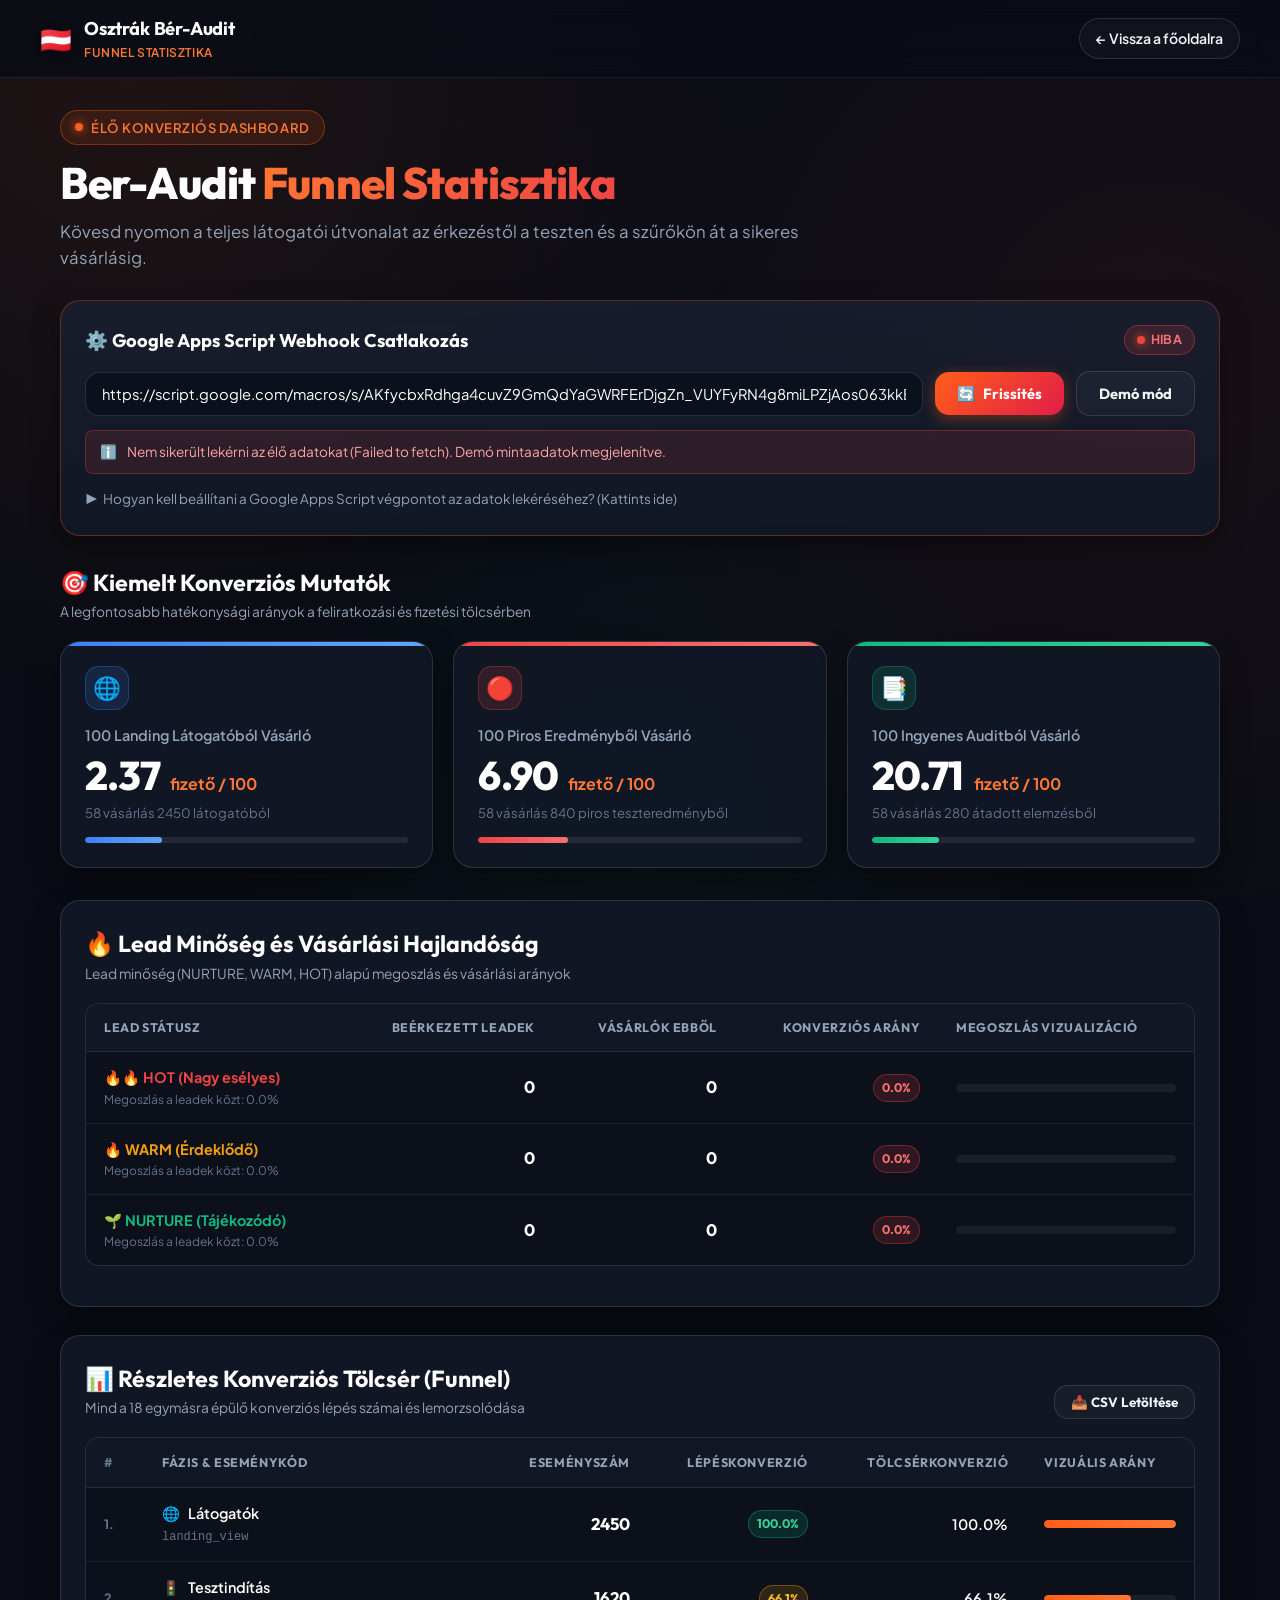
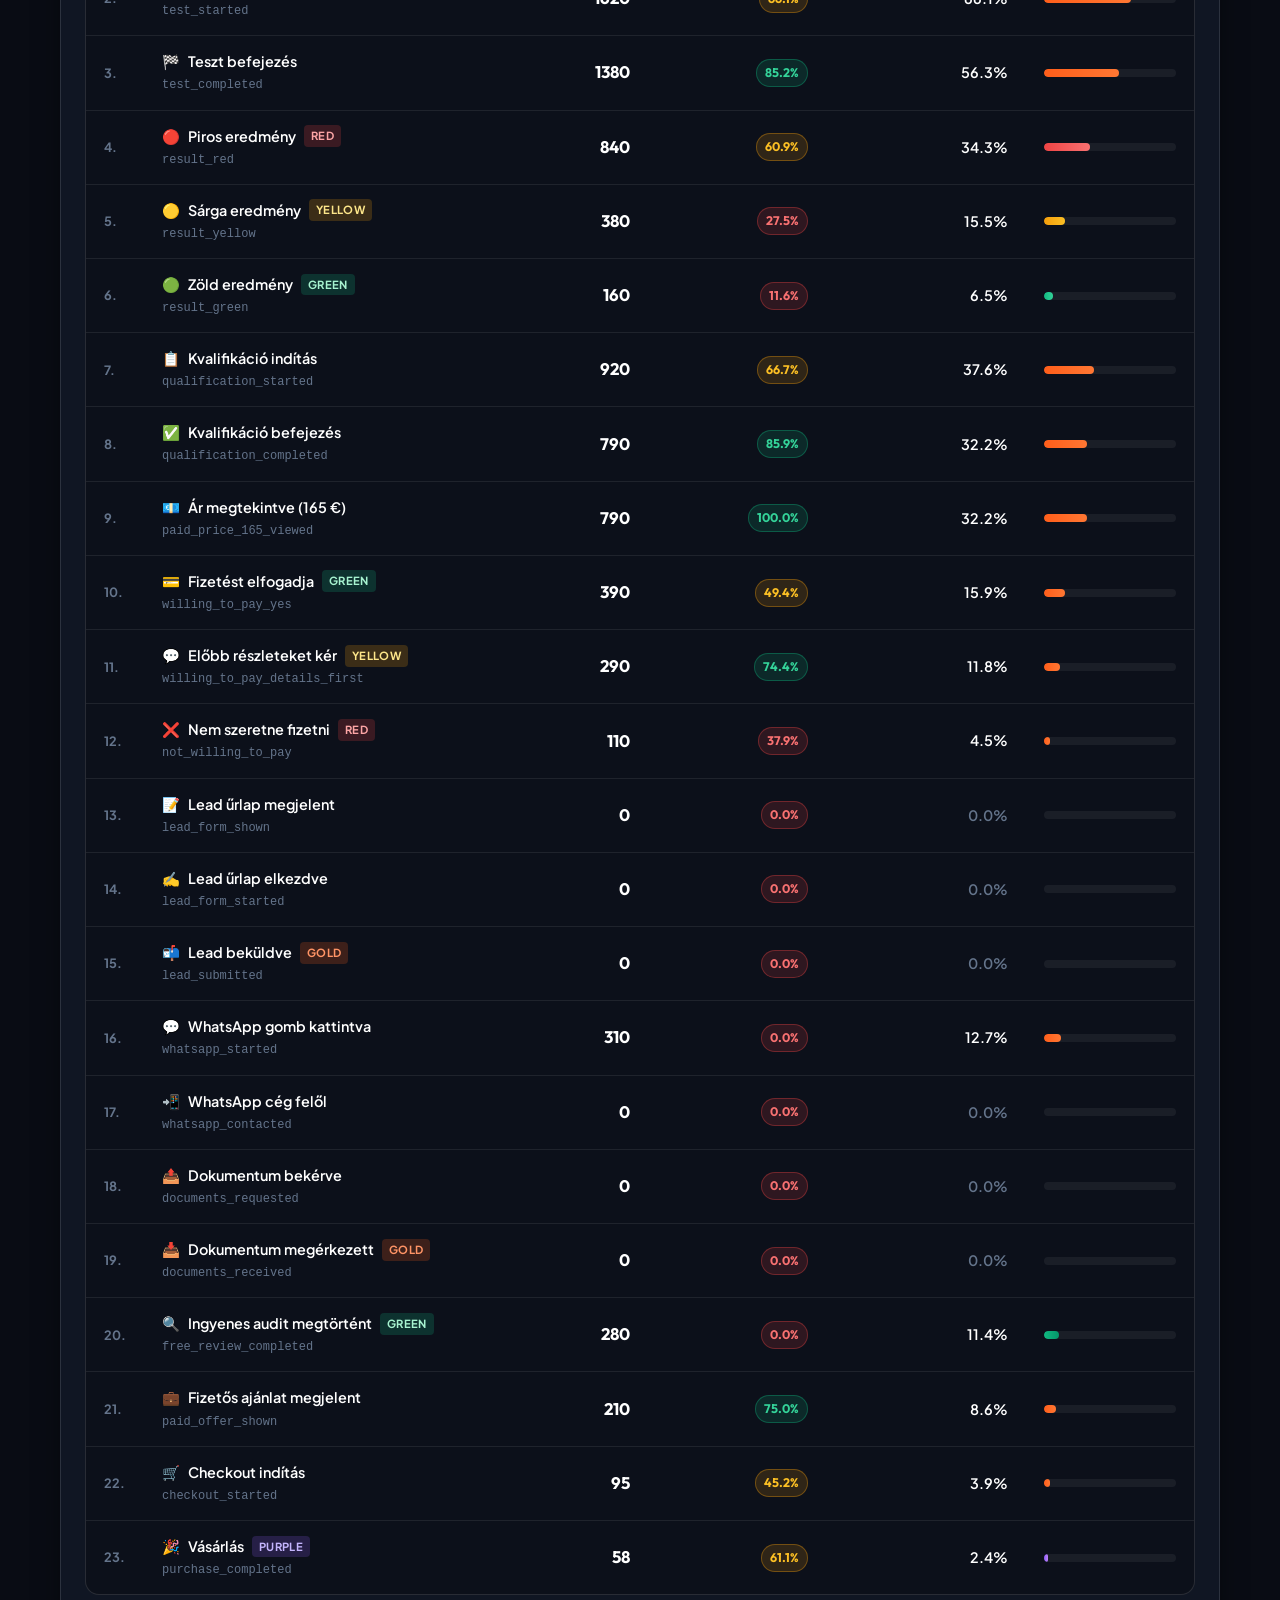
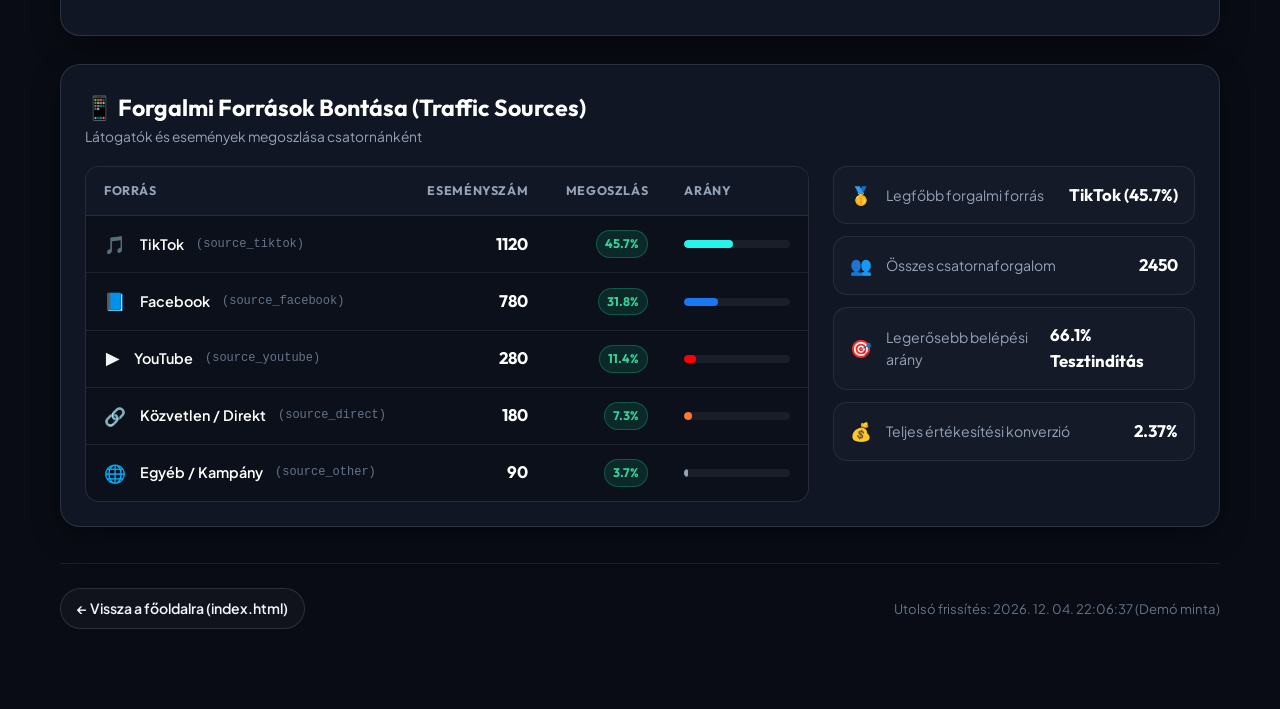
<file: stats.html>
<!DOCTYPE html>
<html lang="hu">
<head>
  <meta charset="UTF-8">
  <meta name="viewport" content="width=device-width, initial-scale=1.0, maximum-scale=5.0">
  <title>Ber-Audit Funnel Statisztika</title>

  <!-- Google Fonts: Outfit (headings) + Plus Jakarta Sans (body) -->
  <link rel="preconnect" href="https://fonts.googleapis.com">
  <link rel="preconnect" href="https://fonts.gstatic.com" crossorigin>
  <link href="https://fonts.googleapis.com/css2?family=Outfit:wght@400;500;600;700;800;900&family=Plus+Jakarta+Sans:wght@400;500;600;700&display=swap" rel="stylesheet">

  <style>
    /* ==========================================================================
       OSZTRÁK BÉR-AUDIT – FUNNEL ANALYTICS DASHBOARD
       Design System: Sötét Téma (#090c14), Glassmorphism, Narancs / Piros Neon
       ========================================================================== */
    :root {
      --bg-main: #090c14;
      --bg-card: rgba(18, 24, 38, 0.88);
      --bg-card-hover: rgba(26, 35, 54, 0.95);
      --bg-card-subtle: rgba(255, 255, 255, 0.03);
      --bg-input: rgba(12, 17, 28, 0.95);
      
      --accent-orange: #ff5e1a;
      --accent-orange-bright: #ff7733;
      --accent-orange-glow: rgba(255, 94, 26, 0.35);
      --accent-red: #ef4444;
      --accent-red-glow: rgba(239, 68, 68, 0.35);
      --accent-green: #10b981;
      --accent-green-glow: rgba(16, 185, 129, 0.3);
      --accent-amber: #f59e0b;
      --accent-blue: #3b82f6;
      --accent-purple: #8b5cf6;

      --text-white: #ffffff;
      --text-main: #f1f5f9;
      --text-muted: #94a3b8;
      --text-dim: #64748b;

      --border-subtle: rgba(255, 255, 255, 0.08);
      --border-card: rgba(255, 255, 255, 0.12);
      --border-orange: rgba(255, 94, 26, 0.5);

      --radius-sm: 8px;
      --radius-md: 14px;
      --radius-lg: 20px;
      --radius-full: 9999px;

      --font-heading: 'Outfit', -apple-system, BlinkMacSystemFont, 'Segoe UI', Roboto, sans-serif;
      --font-body: 'Plus Jakarta Sans', -apple-system, BlinkMacSystemFont, 'Segoe UI', Roboto, sans-serif;

      --shadow-card: 0 10px 30px -5px rgba(0, 0, 0, 0.5);
      --shadow-glow: 0 0 25px var(--accent-orange-glow);
    }

    *, *::before, *::after {
      box-sizing: border-box;
      margin: 0;
      padding: 0;
      -webkit-tap-highlight-color: transparent;
    }

    html {
      scroll-behavior: smooth;
      font-size: 16px;
    }

    body {
      font-family: var(--font-body);
      background-color: var(--bg-main);
      color: var(--text-main);
      line-height: 1.6;
      background-image: 
        radial-gradient(circle at 10% 8%, rgba(255, 94, 26, 0.09) 0%, transparent 45%),
        radial-gradient(circle at 90% 40%, rgba(239, 68, 68, 0.07) 0%, transparent 50%),
        radial-gradient(circle at 50% 90%, rgba(16, 185, 129, 0.05) 0%, transparent 40%);
      background-attachment: fixed;
      min-height: 100vh;
      overflow-x: hidden;
    }

    /* Fejléc és Navigáció */
    .top-nav {
      position: sticky;
      top: 0;
      z-index: 1000;
      background: rgba(9, 12, 20, 0.85);
      backdrop-filter: blur(14px);
      -webkit-backdrop-filter: blur(14px);
      border-bottom: 1px solid var(--border-subtle);
      padding: 14px 20px;
    }

    .nav-container {
      max-width: 1200px;
      margin: 0 auto;
      display: flex;
      justify-content: space-between;
      align-items: center;
      gap: 16px;
    }

    .brand {
      display: flex;
      align-items: center;
      gap: 12px;
      text-decoration: none;
    }

    .brand-flag {
      font-size: 1.6rem;
      line-height: 1;
      filter: drop-shadow(0 2px 4px rgba(0,0,0,0.4));
    }

    .brand-text {
      display: flex;
      flex-direction: column;
    }

    .brand-title {
      font-family: var(--font-heading);
      font-weight: 700;
      font-size: 1.15rem;
      color: var(--text-white);
      letter-spacing: -0.01em;
    }

    .brand-subtitle {
      font-size: 0.75rem;
      color: var(--accent-orange-bright);
      font-weight: 600;
      letter-spacing: 0.05em;
      text-transform: uppercase;
    }

    .nav-back-link {
      display: inline-flex;
      align-items: center;
      gap: 8px;
      background: var(--bg-card-subtle);
      color: var(--text-main);
      border: 1px solid var(--border-card);
      padding: 8px 16px;
      border-radius: var(--radius-full);
      font-size: 0.88rem;
      font-weight: 600;
      text-decoration: none;
      transition: all 0.2s ease;
    }

    .nav-back-link:hover {
      background: var(--bg-card-hover);
      border-color: var(--accent-orange);
      color: var(--accent-orange-bright);
      transform: translateX(-3px);
    }

    /* Fő tartalom konténer */
    .container {
      max-width: 1200px;
      margin: 0 auto;
      padding: 32px 20px 80px;
    }

    /* Fejléc szekció */
    .header-hero {
      margin-bottom: 28px;
    }

    .badge-pill {
      display: inline-flex;
      align-items: center;
      gap: 8px;
      padding: 6px 14px;
      border-radius: var(--radius-full);
      background: rgba(255, 94, 26, 0.12);
      border: 1px solid rgba(255, 94, 26, 0.35);
      color: var(--accent-orange-bright);
      font-size: 0.82rem;
      font-weight: 600;
      letter-spacing: 0.04em;
      text-transform: uppercase;
      margin-bottom: 12px;
    }

    .pulse-dot {
      width: 8px;
      height: 8px;
      background-color: var(--accent-orange);
      border-radius: 50%;
      box-shadow: 0 0 10px var(--accent-orange);
      animation: pulseAnim 2s infinite;
    }

    @keyframes pulseAnim {
      0%, 100% { opacity: 1; transform: scale(1); }
      50% { opacity: 0.4; transform: scale(0.85); }
    }

    .page-title {
      font-family: var(--font-heading);
      font-size: clamp(1.8rem, 4vw, 2.75rem);
      font-weight: 800;
      color: var(--text-white);
      line-height: 1.18;
      letter-spacing: -0.02em;
      margin-bottom: 10px;
    }

    .page-title .accent {
      background: linear-gradient(135deg, #ff7733 0%, #ef4444 100%);
      -webkit-background-clip: text;
      -webkit-text-fill-color: transparent;
    }

    .page-lead {
      color: var(--text-muted);
      font-size: 1.05rem;
      max-width: 780px;
    }

    /* Kártya stílus */
    .card {
      background: var(--bg-card);
      border: 1px solid var(--border-card);
      border-radius: var(--radius-lg);
      padding: 24px;
      box-shadow: var(--shadow-card);
      backdrop-filter: blur(14px);
      -webkit-backdrop-filter: blur(14px);
      position: relative;
      margin-bottom: 28px;
    }

    /* Konfigurációs szekció */
    .config-card {
      border: 1px solid rgba(255, 94, 26, 0.3);
      background: linear-gradient(180deg, rgba(26, 35, 54, 0.7) 0%, rgba(18, 24, 38, 0.95) 100%);
    }

    .config-header {
      display: flex;
      justify-content: space-between;
      align-items: center;
      flex-wrap: wrap;
      gap: 12px;
      margin-bottom: 16px;
    }

    .config-title {
      font-family: var(--font-heading);
      font-size: 1.15rem;
      font-weight: 700;
      color: var(--text-white);
      display: flex;
      align-items: center;
      gap: 8px;
    }

    .status-badge {
      display: inline-flex;
      align-items: center;
      gap: 6px;
      padding: 4px 12px;
      border-radius: var(--radius-full);
      font-size: 0.78rem;
      font-weight: 700;
      letter-spacing: 0.03em;
      text-transform: uppercase;
    }

    .status-badge.live {
      background: rgba(16, 185, 129, 0.15);
      border: 1px solid rgba(16, 185, 129, 0.4);
      color: #34d399;
    }

    .status-badge.demo {
      background: rgba(245, 158, 11, 0.15);
      border: 1px solid rgba(245, 158, 11, 0.4);
      color: #fbbf24;
    }

    .status-badge.error {
      background: rgba(239, 68, 68, 0.15);
      border: 1px solid rgba(239, 68, 68, 0.4);
      color: #f87171;
    }

    .config-form {
      display: grid;
      grid-template-columns: 1fr auto auto;
      gap: 12px;
      align-items: center;
    }

    @media (max-width: 768px) {
      .config-form {
        grid-template-columns: 1fr;
      }
    }

    .input-wrapper {
      position: relative;
      width: 100%;
    }

    .input-field {
      width: 100%;
      background: var(--bg-input);
      border: 1px solid var(--border-card);
      border-radius: var(--radius-md);
      padding: 12px 16px;
      font-size: 0.92rem;
      color: var(--text-white);
      font-family: var(--font-body);
      outline: none;
      transition: all 0.2s ease;
    }

    .input-field:focus {
      border-color: var(--accent-orange);
      box-shadow: 0 0 0 3px rgba(255, 94, 26, 0.2);
    }

    .btn {
      display: inline-flex;
      align-items: center;
      justify-content: center;
      gap: 8px;
      padding: 12px 22px;
      border-radius: var(--radius-md);
      font-size: 0.92rem;
      font-weight: 700;
      font-family: var(--font-heading);
      cursor: pointer;
      border: none;
      transition: all 0.2s ease;
      white-space: nowrap;
    }

    .btn-primary {
      background: linear-gradient(135deg, #ff5e1a 0%, #e11d48 100%);
      color: #ffffff;
      box-shadow: 0 4px 15px rgba(255, 94, 26, 0.35);
    }

    .btn-primary:hover:not(:disabled) {
      background: linear-gradient(135deg, #ff7733 0%, #f43f5e 100%);
      box-shadow: 0 6px 20px rgba(255, 94, 26, 0.5);
      transform: translateY(-1px);
    }

    .btn-primary:disabled {
      opacity: 0.6;
      cursor: not-allowed;
    }

    .btn-secondary {
      background: var(--bg-card-subtle);
      border: 1px solid var(--border-card);
      color: var(--text-main);
    }

    .btn-secondary:hover {
      background: var(--bg-card-hover);
      border-color: var(--border-subtle);
      color: var(--text-white);
    }

    .status-banner {
      margin-top: 14px;
      padding: 10px 14px;
      border-radius: var(--radius-sm);
      font-size: 0.85rem;
      display: flex;
      align-items: center;
      gap: 10px;
    }

    .status-banner.demo-active {
      background: rgba(245, 158, 11, 0.1);
      border: 1px solid rgba(245, 158, 11, 0.25);
      color: #fde68a;
    }

    .status-banner.live-active {
      background: rgba(16, 185, 129, 0.1);
      border: 1px solid rgba(16, 185, 129, 0.25);
      color: #a7f3d0;
    }

    .status-banner.error-active {
      background: rgba(239, 68, 68, 0.12);
      border: 1px solid rgba(239, 68, 68, 0.3);
      color: #fca5a5;
    }

    /* Apps Script Kód Segítség (Lenyíló) */
    .docs-toggle {
      margin-top: 14px;
      font-size: 0.84rem;
      color: var(--text-muted);
      cursor: pointer;
      display: inline-flex;
      align-items: center;
      gap: 6px;
      user-select: none;
    }

    .docs-toggle:hover {
      color: var(--accent-orange-bright);
    }

    .docs-drawer {
      display: none;
      margin-top: 12px;
      padding: 16px;
      background: rgba(10, 14, 22, 0.9);
      border: 1px solid var(--border-subtle);
      border-radius: var(--radius-md);
      font-size: 0.82rem;
      color: var(--text-muted);
    }

    .docs-drawer.open {
      display: block;
    }

    .docs-code {
      background: #05080e;
      border: 1px solid rgba(255,255,255,0.06);
      padding: 12px;
      border-radius: var(--radius-sm);
      font-family: 'Consolas', 'Courier New', monospace;
      color: #38bdf8;
      overflow-x: auto;
      margin: 8px 0;
      white-space: pre;
    }

    /* Kiemelt Konverziós Metrikák Kártyák (Key Metrics) */
    .metrics-grid {
      display: grid;
      grid-template-columns: repeat(auto-fit, minmax(280px, 1fr));
      gap: 20px;
      margin-bottom: 32px;
    }

    .metric-card {
      background: var(--bg-card);
      border: 1px solid var(--border-card);
      border-radius: var(--radius-lg);
      padding: 24px;
      display: flex;
      flex-direction: column;
      justify-content: space-between;
      position: relative;
      overflow: hidden;
      box-shadow: var(--shadow-card);
      transition: transform 0.2s ease, border-color 0.2s ease;
    }

    .metric-card:hover {
      transform: translateY(-2px);
      border-color: rgba(255, 94, 26, 0.4);
    }

    .metric-card::before {
      content: '';
      position: absolute;
      top: 0;
      left: 0;
      right: 0;
      height: 4px;
    }

    .metric-card.card-landing::before {
      background: linear-gradient(90deg, #3b82f6, #60a5fa);
    }

    .metric-card.card-red::before {
      background: linear-gradient(90deg, #ef4444, #f87171);
    }

    .metric-card.card-review::before {
      background: linear-gradient(90deg, #10b981, #34d399);
    }

    .metric-icon-wrap {
      width: 44px;
      height: 44px;
      border-radius: var(--radius-md);
      display: flex;
      align-items: center;
      justify-content: center;
      font-size: 1.4rem;
      margin-bottom: 14px;
    }

    .card-landing .metric-icon-wrap {
      background: rgba(59, 130, 246, 0.15);
      border: 1px solid rgba(59, 130, 246, 0.3);
    }

    .card-red .metric-icon-wrap {
      background: rgba(239, 68, 68, 0.15);
      border: 1px solid rgba(239, 68, 68, 0.3);
    }

    .card-review .metric-icon-wrap {
      background: rgba(16, 185, 129, 0.15);
      border: 1px solid rgba(16, 185, 129, 0.3);
    }

    .metric-title {
      font-size: 0.9rem;
      font-weight: 600;
      color: var(--text-muted);
      margin-bottom: 8px;
    }

    .metric-number-row {
      display: flex;
      align-items: baseline;
      gap: 10px;
      margin-bottom: 6px;
    }

    .metric-huge {
      font-family: var(--font-heading);
      font-size: 2.5rem;
      font-weight: 800;
      color: var(--text-white);
      line-height: 1;
      letter-spacing: -0.02em;
    }

    .metric-unit {
      font-size: 1rem;
      font-weight: 700;
      color: var(--accent-orange-bright);
    }

    .metric-detail {
      font-size: 0.82rem;
      color: var(--text-dim);
    }

    .metric-progress-bg {
      width: 100%;
      height: 6px;
      background: rgba(255, 255, 255, 0.08);
      border-radius: var(--radius-full);
      margin-top: 14px;
      overflow: hidden;
    }

    .metric-progress-bar {
      height: 100%;
      border-radius: var(--radius-full);
      transition: width 0.6s cubic-bezier(0.16, 1, 0.3, 1);
    }

    .card-landing .metric-progress-bar {
      background: linear-gradient(90deg, #3b82f6, #60a5fa);
    }

    .card-red .metric-progress-bar {
      background: linear-gradient(90deg, #ef4444, #f87171);
    }

    .card-review .metric-progress-bar {
      background: linear-gradient(90deg, #10b981, #34d399);
    }

    /* Szekció címek */
    .section-head {
      display: flex;
      justify-content: space-between;
      align-items: flex-end;
      flex-wrap: wrap;
      gap: 12px;
      margin-bottom: 18px;
    }

    .section-title {
      font-family: var(--font-heading);
      font-size: 1.45rem;
      font-weight: 700;
      color: var(--text-white);
      display: flex;
      align-items: center;
      gap: 10px;
    }

    .section-subtitle {
      font-size: 0.86rem;
      color: var(--text-muted);
    }

    /* Táblázat Stílusok */
    .table-container {
      width: 100%;
      overflow-x: auto;
      border-radius: var(--radius-md);
      border: 1px solid var(--border-card);
      background: rgba(12, 16, 25, 0.85);
      margin-bottom: 16px;
    }

    table {
      width: 100%;
      border-collapse: collapse;
      text-align: left;
      font-size: 0.9rem;
      white-space: nowrap;
    }

    thead th {
      background: rgba(18, 24, 38, 0.95);
      color: var(--text-muted);
      font-family: var(--font-heading);
      font-size: 0.78rem;
      font-weight: 700;
      text-transform: uppercase;
      letter-spacing: 0.05em;
      padding: 14px 18px;
      border-bottom: 1px solid var(--border-card);
      position: sticky;
      top: 0;
      z-index: 10;
    }

    tbody td {
      padding: 14px 18px;
      border-bottom: 1px solid var(--border-subtle);
      color: var(--text-main);
      vertical-align: middle;
    }

    tbody tr:last-child td {
      border-bottom: none;
    }

    tbody tr:hover {
      background: rgba(255, 255, 255, 0.025);
    }

    .stage-num {
      color: var(--text-dim);
      font-weight: 700;
      font-size: 0.8rem;
      width: 32px;
    }

    .stage-name-wrap {
      display: flex;
      flex-direction: column;
      gap: 3px;
    }

    .stage-label {
      font-weight: 600;
      color: var(--text-white);
      display: flex;
      align-items: center;
      gap: 8px;
    }

    .stage-key {
      font-family: 'Consolas', monospace;
      font-size: 0.75rem;
      color: var(--text-dim);
    }

    .count-cell {
      font-family: var(--font-heading);
      font-weight: 700;
      font-size: 1.05rem;
      color: var(--text-white);
    }

    .rate-badge {
      display: inline-flex;
      align-items: center;
      gap: 4px;
      padding: 3px 8px;
      border-radius: var(--radius-full);
      font-size: 0.78rem;
      font-weight: 700;
      font-family: var(--font-heading);
      background: rgba(255, 255, 255, 0.05);
      border: 1px solid rgba(255, 255, 255, 0.1);
      color: var(--text-main);
    }

    .rate-badge.high {
      background: rgba(16, 185, 129, 0.15);
      border-color: rgba(16, 185, 129, 0.35);
      color: #34d399;
    }

    .rate-badge.medium {
      background: rgba(245, 158, 11, 0.15);
      border-color: rgba(245, 158, 11, 0.35);
      color: #fbbf24;
    }

    .rate-badge.drop {
      background: rgba(239, 68, 68, 0.15);
      border-color: rgba(239, 68, 68, 0.35);
      color: #f87171;
    }

    .visual-bar-cell {
      min-width: 140px;
      max-width: 220px;
    }

    .table-progress-bg {
      width: 100%;
      height: 8px;
      background: rgba(255, 255, 255, 0.06);
      border-radius: var(--radius-full);
      overflow: hidden;
      position: relative;
    }

    .table-progress-fill {
      height: 100%;
      border-radius: var(--radius-full);
      transition: width 0.4s ease;
    }

    /* Kiemelt fázis címkék / jelölők */
    .highlight-red {
      color: #f87171;
    }
    .highlight-yellow {
      color: #fbbf24;
    }
    .highlight-green {
      color: #34d399;
    }
    .highlight-purchase {
      color: #a78bfa;
    }

    .pill-tag {
      font-size: 0.7rem;
      padding: 2px 7px;
      border-radius: 4px;
      font-weight: 700;
      text-transform: uppercase;
      letter-spacing: 0.03em;
    }
    .pill-tag.red {
      background: rgba(239, 68, 68, 0.2);
      color: #fca5a5;
    }
    .pill-tag.yellow {
      background: rgba(245, 158, 11, 0.2);
      color: #fde68a;
    }
    .pill-tag.green {
      background: rgba(16, 185, 129, 0.2);
      color: #a7f3d0;
    }
    .pill-tag.gold {
      background: rgba(255, 94, 26, 0.2);
      color: #ff9466;
    }
    .pill-tag.purple {
      background: rgba(139, 92, 246, 0.2);
      color: #c4b5fd;
    }

    /* Forrás Bontás Grid / Táblázat */
    .source-grid {
      display: grid;
      grid-template-columns: 2fr 1fr;
      gap: 24px;
      align-items: start;
    }

    @media (max-width: 900px) {
      .source-grid {
        grid-template-columns: 1fr;
      }
    }

    .source-icon {
      font-size: 1.1rem;
      display: inline-block;
      vertical-align: middle;
      margin-right: 6px;
    }

    .source-card-stats {
      display: flex;
      flex-direction: column;
      gap: 12px;
    }

    .source-mini-stat {
      background: rgba(255, 255, 255, 0.02);
      border: 1px solid var(--border-subtle);
      border-radius: var(--radius-md);
      padding: 14px 16px;
      display: flex;
      justify-content: space-between;
      align-items: center;
    }

    .source-mini-label {
      font-size: 0.88rem;
      color: var(--text-muted);
      display: flex;
      align-items: center;
      gap: 8px;
    }

    .source-mini-val {
      font-family: var(--font-heading);
      font-weight: 700;
      font-size: 1.05rem;
      color: var(--text-white);
    }

    /* Alsó lábléc és Akciók */
    .bottom-actions {
      display: flex;
      justify-content: space-between;
      align-items: center;
      flex-wrap: wrap;
      gap: 16px;
      margin-top: 36px;
      padding-top: 24px;
      border-top: 1px solid var(--border-subtle);
    }

    .footer-note {
      font-size: 0.82rem;
      color: var(--text-dim);
    }

    /* Töltés Spinner */
    .spinner {
      display: inline-block;
      width: 16px;
      height: 16px;
      border: 2px solid rgba(255,255,255,0.3);
      border-radius: 50%;
      border-top-color: #fff;
      animation: spin 0.8s linear infinite;
    }

    @keyframes spin {
      to { transform: rotate(360deg); }
    }

    /* Segédosztályok */
    .hidden {
      display: none !important;
    }
  </style>
</head>
<body>

  <!-- Felső Fix Navigációs Sáv -->
  <header class="top-nav">
    <div class="nav-container">
      <a href="index.html" class="brand">
        <span class="brand-flag" aria-hidden="true">🇦🇹</span>
        <div class="brand-text">
          <span class="brand-title">Osztrák Bér-Audit</span>
          <span class="brand-subtitle">Funnel Statisztika</span>
        </div>
      </a>
      <a href="index.html" class="nav-back-link">
        <span>← Vissza a főoldalra</span>
      </a>
    </div>
  </header>

  <!-- Fő Tartalom -->
  <main class="container">
    
    <!-- Hero / Fejléc Cím -->
    <header class="header-hero">
      <div class="badge-pill">
        <span class="pulse-dot"></span>
        <span>Élő Konverziós Dashboard</span>
      </div>
      <h1 class="page-title">
        Ber-Audit <span class="accent">Funnel Statisztika</span>
      </h1>
      <p class="page-lead">
        Kövesd nyomon a teljes látogatói útvonalat az érkezéstől a teszten és a szűrőkön át a sikeres vásárlásig.
      </p>
    </header>

    <!-- 1. Konfigurációs Kártya -->
    <section class="card config-card">
      <div class="config-header">
        <div class="config-title">
          <span>⚙️ Google Apps Script Webhook Csatlakozás</span>
        </div>
        <div id="statusBadge" class="status-badge demo">
          <span class="pulse-dot" style="background:#fbbf24;box-shadow:none;"></span>
          <span>Demó adatok</span>
        </div>
      </div>

      <div class="config-form">
        <div class="input-wrapper">
          <input 
            type="url" 
            id="gasUrlInput" 
            class="input-field" 
            placeholder="Illeszd be a Web App URL-t (pl. https://script.google.com/macros/s/.../exec)" 
            autocomplete="off"
            spellcheck="false"
          />
        </div>
        <button id="btnRefresh" class="btn btn-primary" type="button">
          <span id="refreshSpinner" class="spinner hidden"></span>
          <span id="refreshIcon">🔄</span>
          <span>Frissítés</span>
        </button>
        <button id="btnResetDemo" class="btn btn-secondary" type="button" title="Mintaadatok visszaállítása">
          <span>Demó mód</span>
        </button>
      </div>

      <!-- Állapotjelző sáv -->
      <div id="statusBanner" class="status-banner demo-active">
        <span>ℹ️</span>
        <span id="statusMessage">Jelenleg mintaadatok láthatóak. Illeszd be a Google Apps Script Web App URL-t a valós adatok betöltéséhez!</span>
      </div>

      <!-- Lenyíló segítség az Apps Scripthez -->
      <div class="docs-toggle" id="toggleDocs">
        <span>▶</span>
        <span>Hogyan kell beállítani a Google Apps Script végpontot az adatok lekéréséhez? (Kattints ide)</span>
      </div>

      <div class="docs-drawer" id="docsDrawer">
        <p><strong>1. lépés:</strong> Nyisd meg a Google Táblázatod Apps Script szerkesztőjét.</p>
        <p><strong>2. lépés:</strong> Győződj meg róla, hogy a <code>doGet(e)</code> függvény kezeli a <code>?action=getEvents</code> kérést. Példa kód:</p>
        <div class="docs-code">function doGet(e) {
  if (e && e.parameter && e.parameter.action === "getEvents") {
    // Táblázat eseményeinek visszaadása JSON formátumban
    const ss = SpreadsheetApp.getActiveSpreadsheet();
    const sheet = ss.getSheetByName("Events") || ss.getActiveSheet();
    const rows = sheet.getDataRange().getValues();
    
    // Vagy ha összesített számokat tárolsz:
    return ContentService
      .createTextOutput(JSON.stringify({
        status: "success",
        events: getEventCountsFromSheet(sheet)
      }))
      .setMimeType(ContentService.MimeType.JSON);
  }
  return ContentService.createTextOutput(JSON.stringify({ status: "ok" }))
    .setMimeType(ContentService.MimeType.JSON);
}</div>
        <p><strong>3. lépés:</strong> Kattints a <em>Telepítés ➔ Új telepítés (New deployment)</em> pontra (vagy Telepítések kezelése ➔ Új verzió), hozzáférés: <strong>Bárki (Anyone)</strong>.</p>
      </div>
    </section>

    <!-- 2. Kiemelt Konverziós Metrikák (Key Conversion Metrics) -->
    <section>
      <div class="section-head">
        <div>
          <h2 class="section-title">🎯 Kiemelt Konverziós Mutatók</h2>
          <p class="section-subtitle">A legfontosabb hatékonysági arányok a feliratkozási és fizetési tölcsérben</p>
        </div>
      </div>

      <div class="metrics-grid">
        <!-- Metrika 1: 100 landing látogatóból hány fizető ügyfél -->
        <div class="metric-card card-landing">
          <div>
            <div class="metric-icon-wrap">🌐</div>
            <div class="metric-title">100 Landing Látogatóból Vásárló</div>
            <div class="metric-number-row">
              <span id="metricLandingToPay" class="metric-huge">2.37</span>
              <span class="metric-unit">fizető / 100</span>
            </div>
            <div id="metricLandingDetail" class="metric-detail">
              58 vásárlás 2 450 látogatóból
            </div>
          </div>
          <div class="metric-progress-bg">
            <div id="barLandingToPay" class="metric-progress-bar" style="width: 2.37%;"></div>
          </div>
        </div>

        <!-- Metrika 2: 100 pirosból hány fizető ügyfél -->
        <div class="metric-card card-red">
          <div>
            <div class="metric-icon-wrap">🔴</div>
            <div class="metric-title">100 Piros Eredményből Vásárló</div>
            <div class="metric-number-row">
              <span id="metricRedToPay" class="metric-huge">6.90</span>
              <span class="metric-unit">fizető / 100</span>
            </div>
            <div id="metricRedDetail" class="metric-detail">
              58 vásárlás 840 piros jelzésű tesztből
            </div>
          </div>
          <div class="metric-progress-bg">
            <div id="barRedToPay" class="metric-progress-bar" style="width: 6.9%;"></div>
          </div>
        </div>

        <!-- Metrika 3: 100 ingyenes auditból hány fizető ügyfél -->
        <div class="metric-card card-review">
          <div>
            <div class="metric-icon-wrap">📑</div>
            <div class="metric-title">100 Ingyenes Auditból Vásárló</div>
            <div class="metric-number-row">
              <span id="metricReviewToPay" class="metric-huge">20.71</span>
              <span class="metric-unit">fizető / 100</span>
            </div>
            <div id="metricReviewDetail" class="metric-detail">
              58 vásárlás 280 átadott elemzésből
            </div>
          </div>
          <div class="metric-progress-bg">
            <div id="barReviewToPay" class="metric-progress-bar" style="width: 20.71%;"></div>
          </div>
        </div>
      </div>
    </section>

    <!-- ÚJ SZEKCIÓ: Lead Minőség és Konverzió (HOT/WARM/NURTURE) -->
    <section class="card">
      <div class="section-head">
        <div>
          <h2 class="section-title">🔥 Lead Minőség és Vásárlási Hajlandóság</h2>
          <p class="section-subtitle">Lead minőség (NURTURE, WARM, HOT) alapú megoszlás és vásárlási arányok</p>
        </div>
      </div>

      <div class="table-container">
        <table>
          <thead>
            <tr>
              <th>Lead Státusz</th>
              <th style="text-align: right;">Beérkezett Leadek</th>
              <th style="text-align: right;">Vásárlók ebből</th>
              <th style="text-align: right;">Konverziós Arány</th>
              <th>Megoszlás Vizualizáció</th>
            </tr>
          </thead>
          <tbody id="qualityTableBody">
            <!-- Dinamikusan feltöltve -->
          </tbody>
        </table>
      </div>
    </section>

    <!-- 3. Teljes Tölcsér Táblázat (18 Fázis) -->
    <section class="card">
      <div class="section-head">
        <div>
          <h2 class="section-title">📊 Részletes Konverziós Tölcsér (Funnel)</h2>
          <p class="section-subtitle">Mind a 18 egymásra épülő konverziós lépés számai és lemorzsolódása</p>
        </div>
        <button id="btnExportCsv" class="btn btn-secondary" type="button" style="padding: 8px 16px; font-size: 0.84rem;">
          <span>📥 CSV Letöltése</span>
        </button>
      </div>

      <div class="table-container">
        <table>
          <thead>
            <tr>
              <th class="stage-num">#</th>
              <th>Fázis & Eseménykód</th>
              <th style="text-align: right;">Eseményszám</th>
              <th style="text-align: right;">Lépéskonverzió</th>
              <th style="text-align: right;">Tölcsérkonverzió</th>
              <th class="visual-bar-cell">Vizuális arány</th>
            </tr>
          </thead>
          <tbody id="funnelTableBody">
            <!-- A JavaScript dinamikusan feltölti a 18 sort -->
          </tbody>
        </table>
      </div>
    </section>

    <!-- 4. Forrás Bontás (Source Breakdown) -->
    <section class="card">
      <div class="section-head">
        <div>
          <h2 class="section-title">📱 Forgalmi Források Bontása (Traffic Sources)</h2>
          <p class="section-subtitle">Látogatók és események megoszlása csatornánként</p>
        </div>
      </div>

      <div class="source-grid">
        <!-- Források táblázata -->
        <div class="table-container" style="margin-bottom: 0;">
          <table>
            <thead>
              <tr>
                <th>Forrás</th>
                <th style="text-align: right;">Eseményszám</th>
                <th style="text-align: right;">Megoszlás</th>
                <th class="visual-bar-cell">Arány</th>
              </tr>
            </thead>
            <tbody id="sourceTableBody">
              <!-- JavaScript dinamikusan generálja -->
            </tbody>
          </table>
        </div>

        <!-- Összegző kártyák a forrásokhoz -->
        <div class="source-card-stats">
          <div class="source-mini-stat">
            <span class="source-mini-label">
              <span class="source-icon">🥇</span> Legfőbb forgalmi forrás
            </span>
            <span id="topSourceVal" class="source-mini-val">TikTok (45.7%)</span>
          </div>

          <div class="source-mini-stat">
            <span class="source-mini-label">
              <span class="source-icon">👥</span> Összes csatornaforgalom
            </span>
            <span id="totalSourceTraffic" class="source-mini-val">2 450</span>
          </div>

          <div class="source-mini-stat">
            <span class="source-mini-label">
              <span class="source-icon">🎯</span> Legerősebb belépési arány
            </span>
            <span class="source-mini-val">66.1% Tesztindítás</span>
          </div>

          <div class="source-mini-stat">
            <span class="source-mini-label">
              <span class="source-icon">💰</span> Teljes értékesítési konverzió
            </span>
            <span id="totalConversionRate" class="source-mini-val highlight-purchase">2.37%</span>
          </div>
        </div>
      </div>
    </section>

    <!-- Alsó navigáció és lábléc -->
    <div class="bottom-actions">
      <a href="index.html" class="nav-back-link">
        <span>← Vissza a főoldalra (index.html)</span>
      </a>
      <span class="footer-note" id="lastUpdatedNote">Utolsó frissítés: Most</span>
    </div>

  </main>

  <!-- ========================================================================
       JAVASCRIPT LOGIKA: Adatkezelés, Tölcsér kalkulációk, Google Sheets hívás
       ======================================================================== -->
  <script>
    /**
     * Ber-Audit Funnel Statisztika - Frontend Vezérlő
     * Kezeli a localStorage-t, a Google Apps Script GET lekérést és a dinamikus számításokat.
     */

    // A V2.1 fázisok pontos sorrendben, címkékkel és vizuális jelölőkkel
    const FUNNEL_STAGES = [
      { key: "landing_view", label: "Látogatók", icon: "🌐", tag: null },
      { key: "test_started", label: "Tesztindítás", icon: "🚦", tag: null },
      { key: "test_completed", label: "Teszt befejezés", icon: "🏁", tag: null },
      { key: "result_red", label: "Piros eredmény", icon: "🔴", tag: "red" },
      { key: "result_yellow", label: "Sárga eredmény", icon: "🟡", tag: "yellow" },
      { key: "result_green", label: "Zöld eredmény", icon: "🟢", tag: "green" },
      { key: "qualification_started", label: "Kvalifikáció indítás", icon: "📋", tag: null },
      { key: "qualification_completed", label: "Kvalifikáció befejezés", icon: "✅", tag: null },
      { key: "paid_price_165_viewed", label: "Ár megtekintve (165 €)", icon: "💶", tag: null },
      { key: "willing_to_pay_yes", label: "Fizetést elfogadja", icon: "💳", tag: "green" },
      { key: "willing_to_pay_details_first", label: "Előbb részleteket kér", icon: "💬", tag: "yellow" },
      { key: "not_willing_to_pay", label: "Nem szeretne fizetni", icon: "❌", tag: "red" },
      { key: "lead_form_shown", label: "Lead űrlap megjelent", icon: "📝", tag: null },
      { key: "lead_form_started", label: "Lead űrlap elkezdve", icon: "✍️", tag: null },
      { key: "lead_submitted", label: "Lead beküldve", icon: "📬", tag: "gold" },
      { key: "whatsapp_started", label: "WhatsApp gomb kattintva", icon: "💬", tag: null },
      { key: "whatsapp_contacted", label: "WhatsApp cég felől", icon: "📲", tag: null },
      { key: "documents_requested", label: "Dokumentum bekérve", icon: "📤", tag: null },
      { key: "documents_received", label: "Dokumentum megérkezett", icon: "📥", tag: "gold" },
      { key: "free_review_completed", label: "Ingyenes audit megtörtént", icon: "🔍", tag: "green" },
      { key: "paid_offer_shown", label: "Fizetős ajánlat megjelent", icon: "💼", tag: null },
      { key: "checkout_started", label: "Checkout indítás", icon: "🛒", tag: null },
      { key: "purchase_completed", label: "Vásárlás", icon: "🎉", tag: "purple" }
    ];

    // Források listája
    const SOURCE_KEYS = [
      { key: "source_tiktok", label: "TikTok", icon: "🎵", color: "#25f4ee" },
      { key: "source_facebook", label: "Facebook", icon: "📘", color: "#1877f2" },
      { key: "source_youtube", label: "YouTube", icon: "▶️", color: "#ff0000" },
      { key: "source_direct", label: "Közvetlen / Direkt", icon: "🔗", color: "#ff7733" },
      { key: "source_other", label: "Egyéb / Kampány", icon: "🌐", color: "#94a3b8" }
    ];

    // Realisztikus Minta / Demó Adatok
    const DEMO_DATA = {
      events: {
        landing_view: 2450,
        test_started: 1620,
        test_completed: 1380,
        result_red: 840,
        result_yellow: 380,
        result_green: 160,
        qualification_started: 920,
        qualification_completed: 790,
        paid_price_165_viewed: 790,
        willing_to_pay_yes: 390,
        willing_to_pay_details_first: 290,
        not_willing_to_pay: 110,
        document_upload_started: 480,
        document_submitted: 340,
        whatsapp_started: 310,
        free_review_completed: 280,
        paid_offer_shown: 210,
        checkout_started: 95,
        purchase_completed: 58
      },
      sources: {
        source_tiktok: 1120,
        source_facebook: 780,
        source_youtube: 280,
        source_direct: 180,
        source_other: 90
      }
    };

    const LOCAL_STORAGE_KEY = "ber_audit_gas_url";

    // DOM Elemek
    const gasUrlInput = document.getElementById("gasUrlInput");
    const btnRefresh = document.getElementById("btnRefresh");
    const btnResetDemo = document.getElementById("btnResetDemo");
    const refreshSpinner = document.getElementById("refreshSpinner");
    const refreshIcon = document.getElementById("refreshIcon");
    const statusBadge = document.getElementById("statusBadge");
    const statusBanner = document.getElementById("statusBanner");
    const statusMessage = document.getElementById("statusMessage");
    const toggleDocs = document.getElementById("toggleDocs");
    const docsDrawer = document.getElementById("docsDrawer");

    const metricLandingToPay = document.getElementById("metricLandingToPay");
    const metricLandingDetail = document.getElementById("metricLandingDetail");
    const barLandingToPay = document.getElementById("barLandingToPay");

    const metricRedToPay = document.getElementById("metricRedToPay");
    const metricRedDetail = document.getElementById("metricRedDetail");
    const barRedToPay = document.getElementById("barRedToPay");

    const metricReviewToPay = document.getElementById("metricReviewToPay");
    const metricReviewDetail = document.getElementById("metricReviewDetail");
    const barReviewToPay = document.getElementById("barReviewToPay");

    const funnelTableBody = document.getElementById("funnelTableBody");
    const sourceTableBody = document.getElementById("sourceTableBody");
    const topSourceVal = document.getElementById("topSourceVal");
    const totalSourceTraffic = document.getElementById("totalSourceTraffic");
    const totalConversionRate = document.getElementById("totalConversionRate");
    const lastUpdatedNote = document.getElementById("lastUpdatedNote");
    const btnExportCsv = document.getElementById("btnExportCsv");

    let currentEventCounts = {};
    let currentSourceCounts = {};

    // Számformázó segédfüggvény (pl. 2 450)
    function formatNumber(num) {
      if (num === undefined || num === null || isNaN(num)) return "0";
      return Number(num).toLocaleString("hu-HU");
    }

    // Százalék formázó segédfüggvény
    function formatPercent(val) {
      if (isNaN(val) || !isFinite(val)) return "0.0%";
      return val.toFixed(1) + "%";
    }

    // UI Állapotjelző beállítása
    function setStatus(type, message) {
      statusBanner.className = `status-banner ${type}-active`;
      statusMessage.textContent = message;

      if (type === "live") {
        statusBadge.className = "status-badge live";
        statusBadge.innerHTML = '<span class="pulse-dot" style="background:#10b981;"></span><span>Élő adatok</span>';
      } else if (type === "error") {
        statusBadge.className = "status-badge error";
        statusBadge.innerHTML = '<span class="pulse-dot" style="background:#ef4444;"></span><span>Hiba</span>';
      } else {
        statusBadge.className = "status-badge demo";
        statusBadge.innerHTML = '<span class="pulse-dot" style="background:#fbbf24;"></span><span>Demó adatok</span>';
      }
    }

    // Töltésjelző gomb
    function setLoading(isLoading) {
      if (isLoading) {
        btnRefresh.disabled = true;
        refreshSpinner.classList.remove("hidden");
        refreshIcon.classList.add("hidden");
      } else {
        btnRefresh.disabled = false;
        refreshSpinner.classList.add("hidden");
        refreshIcon.classList.remove("hidden");
      }
    }

    // Dokumentáció lenyitása
    toggleDocs.addEventListener("click", () => {
      docsDrawer.classList.toggle("open");
      const isOpened = docsDrawer.classList.contains("open");
      toggleDocs.firstElementChild.textContent = isOpened ? "▼" : "▶";
    });

    /**
     * Adatok feldolgozása és UI renderelése
     */
    function renderDashboard(eventCounts, sourceCounts, leadQualities = {}, purchasedQualities = {}, isDemo = false) {
      currentEventCounts = eventCounts;
      currentSourceCounts = sourceCounts;

      const landingCount = Number(eventCounts["landing_view"]) || 1;
      const redCount = Number(eventCounts["result_red"]) || 0;
      const reviewCount = Number(eventCounts["free_review_completed"]) || 0;
      const purchaseCount = Number(eventCounts["purchase_completed"]) || 0;

      // 1. Kiemelt Konverziós Metrikák Számítása
      // A) 100 landing látogatóból hány fizető ügyfél
      const landingToPayRate = (purchaseCount / landingCount) * 100;
      metricLandingToPay.textContent = landingToPayRate.toFixed(2);
      metricLandingDetail.textContent = `${formatNumber(purchaseCount)} vásárlás ${formatNumber(landingCount)} látogatóból`;
      barLandingToPay.style.width = `${Math.min(landingToPayRate * 10, 100)}%`;

      // B) 100 pirosból hány fizető ügyfél
      const redToPayRate = redCount > 0 ? (purchaseCount / redCount) * 100 : 0;
      metricRedToPay.textContent = redToPayRate.toFixed(2);
      metricRedDetail.textContent = `${formatNumber(purchaseCount)} vásárlás ${formatNumber(redCount)} piros teszteredményből`;
      barRedToPay.style.width = `${Math.min(redToPayRate * 4, 100)}%`;

      // C) 100 ingyenes auditból hány fizető ügyfél
      const reviewToPayRate = reviewCount > 0 ? (purchaseCount / reviewCount) * 100 : 0;
      metricReviewToPay.textContent = reviewToPayRate.toFixed(2);
      metricReviewDetail.textContent = `${formatNumber(purchaseCount)} vásárlás ${formatNumber(reviewCount)} átadott elemzésből`;
      barReviewToPay.style.width = `${Math.min(reviewToPayRate, 100)}%`;

      // 2. A 18 Fázisú Tölcsér Táblázat Renderelése
      funnelTableBody.innerHTML = "";
      let prevCount = landingCount;

      FUNNEL_STAGES.forEach((stage, idx) => {
        const count = Number(eventCounts[stage.key]) || 0;
        
        // Lépésről lépésre konverzió (előző fázishoz képest)
        let stepRate = 100;
        if (idx === 0) {
          stepRate = 100;
        } else if (prevCount > 0) {
          stepRate = (count / prevCount) * 100;
        } else {
          stepRate = 0;
        }

        // Tölcsérkonverzió (a landing_view-hoz képest)
        const overallRate = landingCount > 0 ? (count / landingCount) * 100 : 0;

        // Vizualizációs szélesség (max 100%)
        const barWidth = Math.min(Math.max(overallRate, count > 0 ? 2 : 0), 100);

        // Kiemelt jelvény
        let tagHtml = "";
        if (stage.tag) {
          tagHtml = `<span class="pill-tag ${stage.tag}">${stage.tag.toUpperCase()}</span>`;
        }

        // Lépéskonverzió színkódja
        let stepClass = "medium";
        if (stepRate >= 70) stepClass = "high";
        else if (stepRate < 40) stepClass = "drop";

        // Progresszív színséma a tölcsér sávhoz
        let barColor = "linear-gradient(90deg, #ff5e1a, #ff7733)";
        if (stage.key === "result_red") barColor = "linear-gradient(90deg, #ef4444, #f87171)";
        else if (stage.key === "result_yellow") barColor = "linear-gradient(90deg, #f59e0b, #fbbf24)";
        else if (stage.key === "result_green") barColor = "linear-gradient(90deg, #10b981, #34d399)";
        else if (stage.key === "purchase_completed") barColor = "linear-gradient(90deg, #8b5cf6, #c084fc)";
        else if (stage.key === "free_review_completed") barColor = "linear-gradient(90deg, #10b981, #059669)";

        const tr = document.createElement("tr");
        tr.innerHTML = `
          <td class="stage-num">${idx + 1}.</td>
          <td>
            <div class="stage-name-wrap">
              <span class="stage-label">
                <span>${stage.icon}</span>
                <span>${stage.label}</span>
                ${tagHtml}
              </span>
              <span class="stage-key">${stage.key}</span>
            </div>
          </td>
          <td class="count-cell" style="text-align: right;">${formatNumber(count)}</td>
          <td style="text-align: right;">
            <span class="rate-badge ${stepClass}">${formatPercent(stepRate)}</span>
          </td>
          <td style="text-align: right;">
            <span style="font-weight: 600; color: ${overallRate > 0 ? 'var(--text-white)' : 'var(--text-dim)'};">
              ${formatPercent(overallRate)}
            </span>
          </td>
          <td class="visual-bar-cell">
            <div class="table-progress-bg" title="${formatPercent(overallRate)} a látogatókból">
              <div class="table-progress-fill" style="width: ${barWidth}%; background: ${barColor};"></div>
            </div>
          </td>
        `;
        funnelTableBody.appendChild(tr);

        // Előző érték frissítése a következő fázishoz
        // (A 4, 5, 6 eredmények a 3. test_completed-ből ágaznak le, így a 7. fázis a teszt befejezésekből indul)
        if (stage.key === "result_red" || stage.key === "result_yellow" || stage.key === "result_green") {
          // nem írja felül a prevCount-ot kizárólagosan a részeredménnyel
        } else {
          prevCount = count;
        }
      });

      // 3. Forrás Bontás Táblázat Renderelése
      sourceTableBody.innerHTML = "";
      let totalTraffic = 0;
      SOURCE_KEYS.forEach(src => {
        totalTraffic += (Number(sourceCounts[src.key]) || 0);
      });
      if (totalTraffic === 0) totalTraffic = landingCount;

      let topSource = { name: "Nincs adat", count: 0, percent: 0 };

      SOURCE_KEYS.forEach(src => {
        const count = Number(sourceCounts[src.key]) || 0;
        const share = totalTraffic > 0 ? (count / totalTraffic) * 100 : 0;
        if (count > topSource.count) {
          topSource = { name: src.label, count, percent: share };
        }

        const tr = document.createElement("tr");
        tr.innerHTML = `
          <td>
            <div style="display: flex; align-items: center; gap: 8px;">
              <span class="source-icon">${src.icon}</span>
              <span style="font-weight: 600; color: var(--text-white);">${src.label}</span>
              <span class="stage-key" style="margin-left: 4px;">(${src.key})</span>
            </div>
          </td>
          <td class="count-cell" style="text-align: right;">${formatNumber(count)}</td>
          <td style="text-align: right;">
            <span class="rate-badge high">${formatPercent(share)}</span>
          </td>
          <td class="visual-bar-cell">
            <div class="table-progress-bg">
              <div class="table-progress-fill" style="width: ${Math.min(share, 100)}%; background: ${src.color};"></div>
            </div>
          </td>
        `;
        sourceTableBody.appendChild(tr);
      });

      // 4. Lead Minőség Táblázat Renderelése
      const qualityTableBody = document.getElementById("qualityTableBody");
      qualityTableBody.innerHTML = "";
      const leadCategories = [
        { key: "HOT", label: "🔥🔥 HOT (Nagy esélyes)", color: "#ef4444" },
        { key: "WARM", label: "🔥 WARM (Érdeklődő)", color: "#f59e0b" },
        { key: "NURTURE", label: "🌱 NURTURE (Tájékozódó)", color: "#10b981" }
      ];

      let totalLeadsCount = 0;
      leadCategories.forEach(cat => totalLeadsCount += (Number(leadQualities[cat.key]) || 0));

      leadCategories.forEach(cat => {
        const lCount = Number(leadQualities[cat.key]) || 0;
        const pCount = Number(purchasedQualities[cat.key]) || 0;
        const convRate = lCount > 0 ? (pCount / lCount) * 100 : 0;
        const distShare = totalLeadsCount > 0 ? (lCount / totalLeadsCount) * 100 : 0;
        
        let convClass = "medium";
        if(convRate >= 50) convClass = "high";
        else if(convRate < 10) convClass = "drop";

        const tr = document.createElement("tr");
        tr.innerHTML = `
          <td>
            <div style="font-weight: 700; color: ${cat.color};">${cat.label}</div>
            <div style="font-size: 0.75rem; color: var(--text-dim);">Megoszlás a leadek közt: ${formatPercent(distShare)}</div>
          </td>
          <td class="count-cell" style="text-align: right;">${formatNumber(lCount)}</td>
          <td class="count-cell" style="text-align: right;">${formatNumber(pCount)}</td>
          <td style="text-align: right;">
            <span class="rate-badge ${convClass}">${formatPercent(convRate)}</span>
          </td>
          <td class="visual-bar-cell">
            <div class="table-progress-bg" title="Vásárlási arány">
              <div class="table-progress-fill" style="width: ${Math.min(convRate, 100)}%; background: ${cat.color};"></div>
            </div>
          </td>
        `;
        qualityTableBody.appendChild(tr);
      });

      topSourceVal.textContent = `${topSource.name} (${formatPercent(topSource.percent)})`;
      totalSourceTraffic.textContent = formatNumber(totalTraffic);
      totalConversionRate.textContent = `${landingToPayRate.toFixed(2)}%`;

      // Dátum frissítés
      const nowStr = new Date().toLocaleString("hu-HU", { 
        year: 'numeric', month: '2-digit', day: '2-digit', 
        hour: '2-digit', minute: '2-digit', second: '2-digit' 
      });
      lastUpdatedNote.textContent = `Utolsó frissítés: ${nowStr} (${isDemo ? 'Demó minta' : 'Élő Google Táblázat'})`;
    }

    /**
     * Bemeneti adatok normalizálása különböző lehetséges Apps Script válaszokból
     */
    function parseEventsResponse(data) {
      const counts = {};
      const sources = {};
      const leadQualities = data?.leadQualities || {};
      const purchasedQualities = data?.purchasedQualities || {};

      FUNNEL_STAGES.forEach(s => counts[s.key] = 0);
      SOURCE_KEYS.forEach(s => sources[s.key] = 0);

      if (!data) return { counts, sources, leadQualities, purchasedQualities };

      // 1. Eset: { events: { landing_view: 120, ... }, sources: { source_tiktok: 40, ... } }
      if (data.events && typeof data.events === "object" && !Array.isArray(data.events)) {
        Object.keys(data.events).forEach(k => {
          counts[k] = Number(data.events[k]) || 0;
        });
        if (data.sources && typeof data.sources === "object") {
          Object.keys(data.sources).forEach(k => {
            sources[k] = Number(data.sources[k]) || 0;
          });
        }
        return { counts, sources, leadQualities, purchasedQualities };
      }

      // 2. Eset: Adat egy tömb (pl. nyers események listája: [ { event_name: 'landing_view', source: 'tiktok' }, ... ])
      const rawList = Array.isArray(data) ? data : (Array.isArray(data.events) ? data.events : (Array.isArray(data.data) ? data.data : null));
      
      if (rawList) {
        rawList.forEach(item => {
          if (!item) return;

          // Esemény azonosító felismerése
          const eventName = item.event_name || item.event || item.name || item.action || (Array.isArray(item) ? item[1] : null);
          if (eventName && counts[eventName] !== undefined) {
            counts[eventName]++;
          }

          // Forrás felismerése
          let srcName = item.source || item.utm_source || (Array.isArray(item) ? item[2] : null);
          if (srcName) {
            if (!srcName.startsWith("source_")) {
              srcName = "source_" + srcName.toLowerCase();
            }
            if (sources[srcName] !== undefined) {
              sources[srcName]++;
            } else {
              sources["source_other"] = (sources["source_other"] || 0) + 1;
            }
          }
        });
        return { counts, sources, leadQualities, purchasedQualities };
      }

      // 3. Eset: Maga az objektum a kulcs-érték számlálókat tartalmazza közvetlenül
      Object.keys(data).forEach(k => {
        if (counts[k] !== undefined) counts[k] = Number(data[k]) || 0;
        if (sources[k] !== undefined) sources[k] = Number(data[k]) || 0;
      });

      return { counts, sources, leadQualities, purchasedQualities };
    }

    /**
     * Adatok lekérése a Google Apps Script végpontról
     */
    async function fetchDataFromGAS(url) {
      if (!url || !url.trim().startsWith("http")) {
        setStatus("demo", "Nincs megadva érvényes Google Apps Script URL. Mintaadatok betöltve.");
        renderDashboard(DEMO_DATA.events, DEMO_DATA.sources, {}, {}, true);
        return;
      }

      setLoading(true);
      const cleanUrl = url.trim();

      // Csatoljuk a ?action=getEvents paramétert
      const separator = cleanUrl.includes("?") ? "&" : "?";
      const requestUrl = `${cleanUrl}${separator}action=getEvents`;

      try {
        const response = await fetch(requestUrl, {
          method: "GET",
          headers: {
            "Accept": "application/json"
          }
        });

        if (!response.ok) {
          throw new Error(`Szerver válaszkód: ${response.status} (${response.statusText})`);
        }

        const json = await response.json();
        const parsed = parseEventsResponse(json);

        // Ellenőrizzük, kaptunk-e érdemi eseményt
        const totalCount = Object.values(parsed.counts).reduce((a, b) => a + b, 0);
        if (totalCount === 0) {
          setStatus("live", "Élő kapcsolat: A táblázat jelenleg nem tartalmaz rögzített eseményt (0 db).");
          renderDashboard(parsed.counts, parsed.sources, parsed.leadQualities, parsed.purchasedQualities, false);
        } else {
          setStatus("live", "Sikeresen betöltve az élő események a Google Apps Script végpontból!");
          renderDashboard(parsed.counts, parsed.sources, parsed.leadQualities, parsed.purchasedQualities, false);
        }

      } catch (err) {
        console.warn("GAS lekérési hiba (CORS vagy hálózati elérhetőség):", err);
        setStatus("error", `Nem sikerült lekérni az élő adatokat (${err.message}). Demó mintaadatok megjelenítve.`);
        renderDashboard(DEMO_DATA.events, DEMO_DATA.sources, {}, {}, true);
      } finally {
        setLoading(false);
      }
    }

    // CSV Export funkció
    btnExportCsv.addEventListener("click", () => {
      let csv = "Sorszam;Fazis_Megnevezes;Esemenykod;Darabszam;Lepeskonverzio;Tolcserkonverzio\n";
      const landingCount = Number(currentEventCounts["landing_view"]) || 1;
      let prevCount = landingCount;

      FUNNEL_STAGES.forEach((stage, idx) => {
        const count = Number(currentEventCounts[stage.key]) || 0;
        let stepRate = idx === 0 ? 100 : (prevCount > 0 ? (count / prevCount) * 100 : 0);
        let overallRate = (count / landingCount) * 100;

        csv += `${idx + 1};"${stage.label}";"${stage.key}";${count};"${stepRate.toFixed(2)}%";"${overallRate.toFixed(2)}%"\n`;

        if (stage.key !== "result_red" && stage.key !== "result_yellow" && stage.key !== "result_green") {
          prevCount = count;
        }
      });

      const blob = new Blob(["\uFEFF" + csv], { type: "text/csv;charset=utf-8;" });
      const downloadUrl = URL.createObjectURL(blob);
      const a = document.createElement("a");
      a.href = downloadUrl;
      a.download = `ber-audit-funnel-statisztika-${new Date().toISOString().slice(0, 10)}.csv`;
      document.body.appendChild(a);
      a.click();
      document.body.removeChild(a);
      URL.revokeObjectURL(downloadUrl);
    });

    // Frissítés gomb esemény
    btnRefresh.addEventListener("click", () => {
      const url = gasUrlInput.value.trim();
      if (url) {
        localStorage.setItem(LOCAL_STORAGE_KEY, url);
      }
      fetchDataFromGAS(url);
    });

    // Demó mód visszaállítása
    btnResetDemo.addEventListener("click", () => {
      gasUrlInput.value = "";
      localStorage.removeItem(LOCAL_STORAGE_KEY);
      setStatus("demo", "Visszaállítva demó üzemmódra (mintaadatok betöltve).");
      renderDashboard(DEMO_DATA.events, DEMO_DATA.sources, true);
    });

    // Enter billentyű az URL mezőben
    gasUrlInput.addEventListener("keydown", (e) => {
      if (e.key === "Enter") {
        e.preventDefault();
        btnRefresh.click();
      }
    });

    // Kezdeti inicializálás
    window.addEventListener("DOMContentLoaded", () => {
      let savedUrl = localStorage.getItem(LOCAL_STORAGE_KEY);
      if (!savedUrl) {
        savedUrl = "https://script.google.com/macros/s/AKfycbxRdhga4cuvZ9GmQdYaGWRFErDjgZn_VUYFyRN4g8miLPZjAos063kkBaHnFJnuY9Yzww/exec";
        gasUrlInput.value = savedUrl;
      } else {
        gasUrlInput.value = savedUrl;
      }
      fetchDataFromGAS(savedUrl);
    });
  </script>
</body>
</html>
</file>
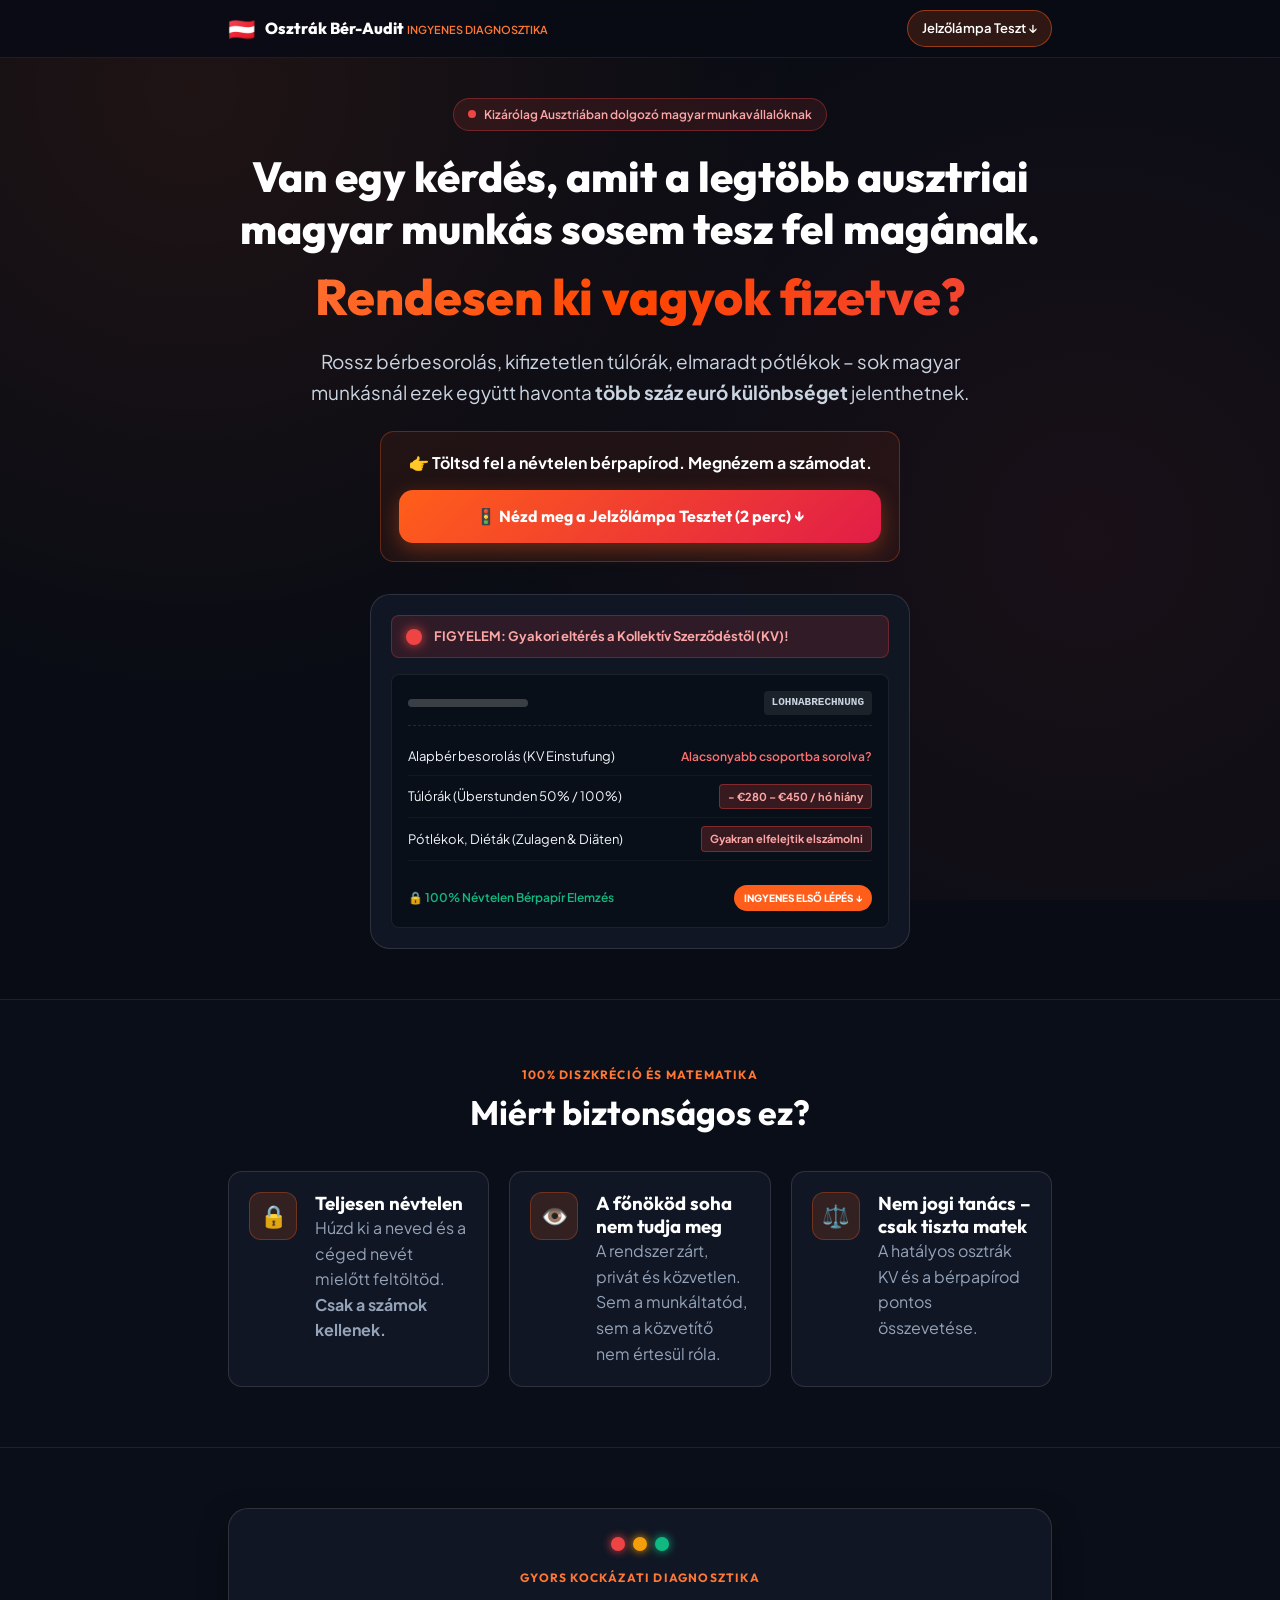
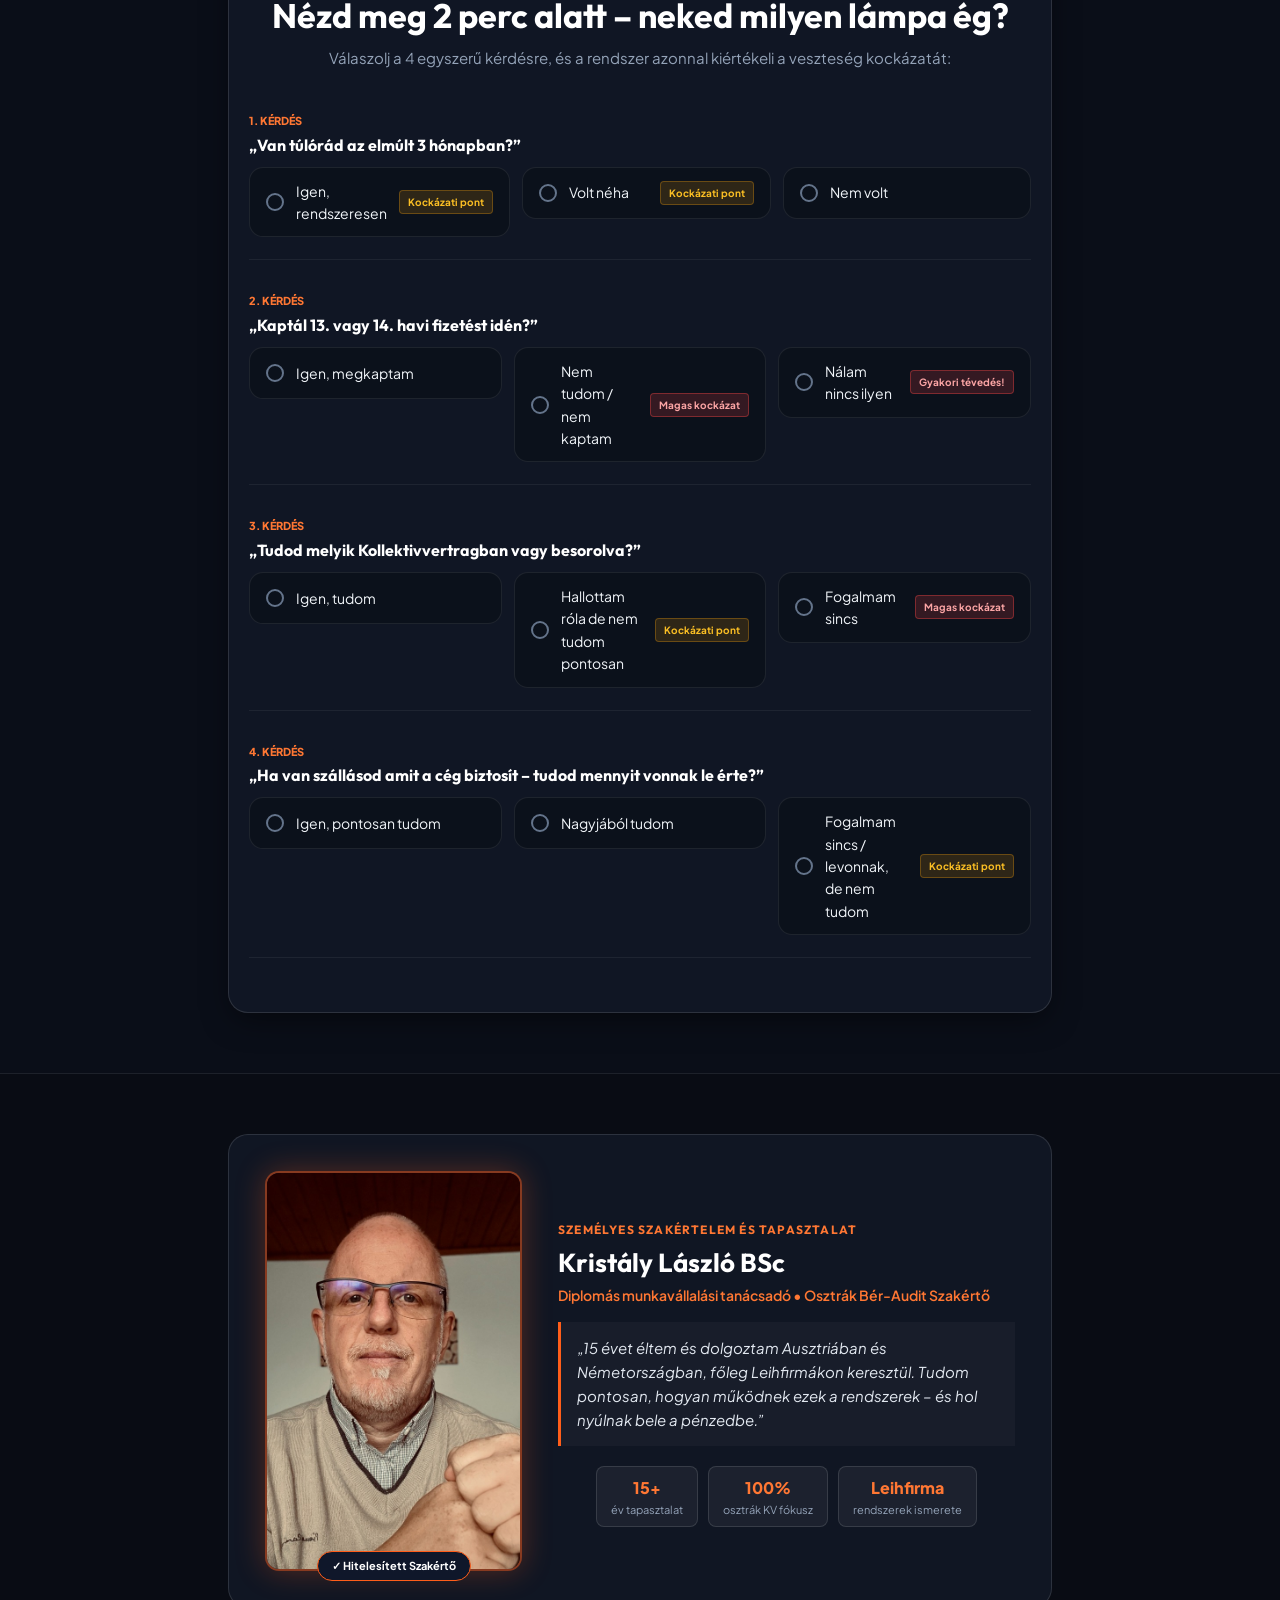
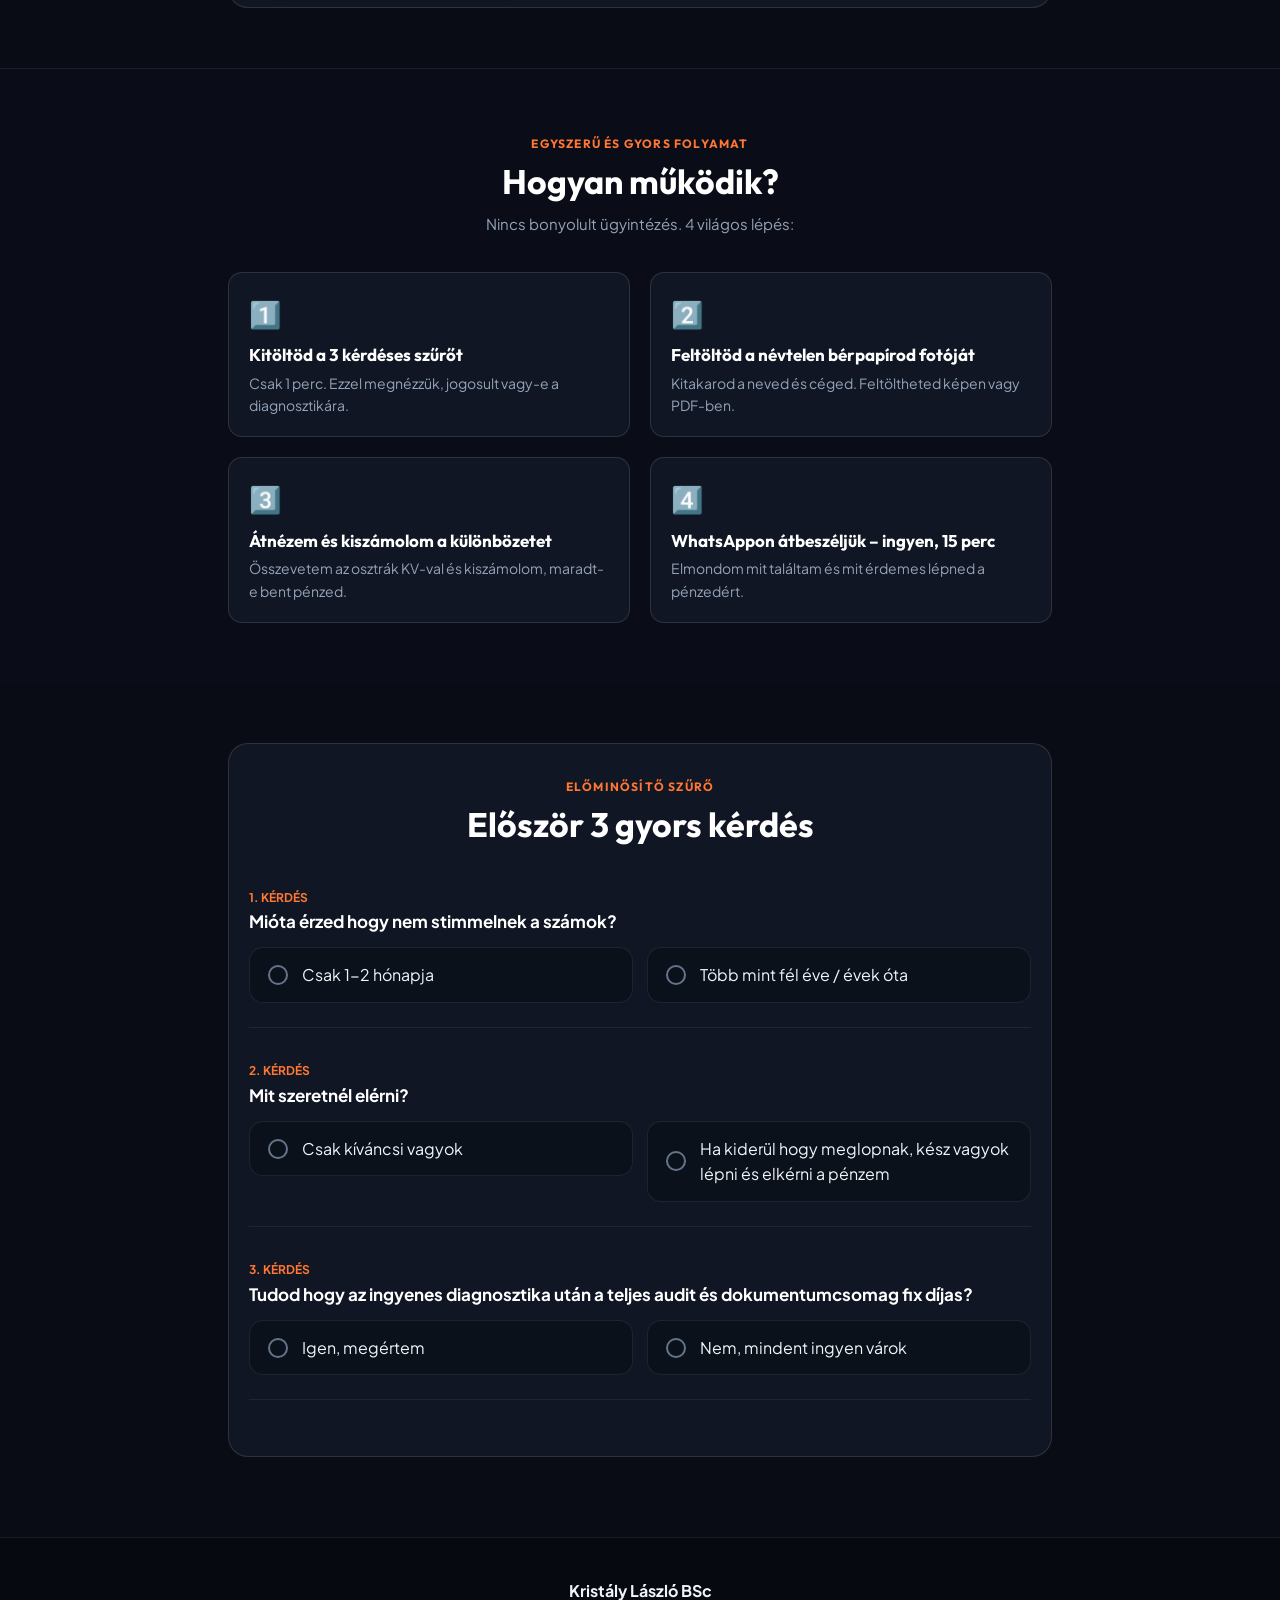
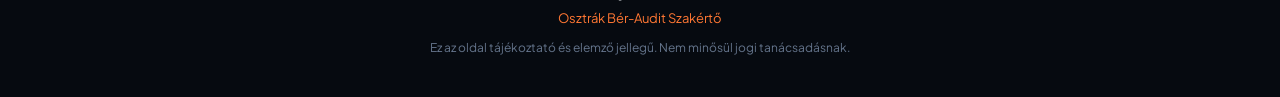
<file: ber-audit-landing/ber_audit_standalone.html>
<!DOCTYPE html>
<html lang="hu">
<head>
  <meta charset="UTF-8">
  <meta name="viewport" content="width=device-width, initial-scale=1.0, maximum-scale=5.0">
  <title>Osztrák Bér-Audit – Ingyenes Diagnosztika | Kristály László BSc</title>
  
  <meta name="description" content="Van egy kérdés amit a legtöbb ausztriai magyar munkás sosem tesz fel magának: Rendesen ki vagyok fizetve? Töltsd ki a 2 perces Jelzőlámpa Tesztet és nézd meg a számodat.">
  <meta property="og:title" content="Osztrák Bér-Audit – Ingyenes Diagnosztika">
  <meta property="og:description" content="Rossz bérbesorolás, kifizetetlen túlórák, elmaradt pótlékok? Töltsd ki a Jelzőlámpa Tesztet!">
  <meta property="og:image" content="assets/laszlo.jpg">
  <meta property="og:type" content="website">
  
  <link rel="preconnect" href="https://fonts.googleapis.com">
  <link rel="preconnect" href="https://fonts.gstatic.com" crossorigin>
  <link href="https://fonts.googleapis.com/css2?family=Outfit:wght@400;500;600;700;800;900&family=Plus+Jakarta+Sans:wght@400;500;600;700&display=swap" rel="stylesheet">
  
  <style>
    :root {
      --bg-main: #090c14;
      --bg-card: rgba(18, 24, 38, 0.88);
      --bg-card-subtle: rgba(255, 255, 255, 0.03);
      --bg-card-hover: rgba(26, 35, 54, 0.95);
      --bg-input: rgba(12, 17, 28, 0.95);

      --accent-orange: #ff5e1a;
      --accent-orange-bright: #ff7733;
      --accent-orange-glow: rgba(255, 94, 26, 0.35);
      --accent-red: #ef4444;
      --accent-red-glow: rgba(239, 68, 68, 0.35);
      --gradient-cta: linear-gradient(135deg, #ff5e1a 0%, #e11d48 100%);
      --gradient-cta-hover: linear-gradient(135deg, #ff7733 0%, #f43f5e 100%);

      --accent-green: #10b981;
      --accent-green-glow: rgba(16, 185, 129, 0.3);
      --accent-amber: #f59e0b;

      --text-white: #ffffff;
      --text-main: #f1f5f9;
      --text-muted: #94a3b8;
      --text-dim: #64748b;

      --border-subtle: rgba(255, 255, 255, 0.08);
      --border-card: rgba(255, 255, 255, 0.12);
      --border-orange: rgba(255, 94, 26, 0.5);
      --border-red: rgba(239, 68, 68, 0.5);

      --radius-sm: 8px;
      --radius-md: 14px;
      --radius-lg: 20px;
      --radius-full: 9999px;

      --font-heading: 'Outfit', -apple-system, BlinkMacSystemFont, 'Segoe UI', Roboto, sans-serif;
      --font-body: 'Plus Jakarta Sans', -apple-system, BlinkMacSystemFont, 'Segoe UI', Roboto, sans-serif;

      --shadow-card: 0 10px 30px -5px rgba(0, 0, 0, 0.5);
      --shadow-glow: 0 0 25px var(--accent-orange-glow);
    }

    *, *::before, *::after {
      box-sizing: border-box;
      margin: 0;
      padding: 0;
      -webkit-tap-highlight-color: transparent;
    }

    html {
      scroll-behavior: smooth;
      font-size: 16px;
    }

    body {
      font-family: var(--font-body);
      background-color: var(--bg-main);
      color: var(--text-main);
      line-height: 1.6;
      background-image: 
        radial-gradient(circle at 15% 10%, rgba(255, 94, 26, 0.09) 0%, transparent 45%),
        radial-gradient(circle at 85% 60%, rgba(239, 68, 68, 0.07) 0%, transparent 50%);
      background-attachment: fixed;
      min-height: 100vh;
      overflow-x: hidden;
    }

    h1, h2, h3, h4 {
      font-family: var(--font-heading);
      color: var(--text-white);
      font-weight: 700;
      line-height: 1.25;
    }

    p { color: var(--text-muted); }
    a { color: inherit; text-decoration: none; }

    .container {
      width: 100%;
      max-width: 860px;
      margin: 0 auto;
      padding: 0 18px;
    }

    .top-nav {
      position: sticky;
      top: 0;
      z-index: 90;
      background: rgba(9, 12, 20, 0.9);
      backdrop-filter: blur(14px);
      -webkit-backdrop-filter: blur(14px);
      border-bottom: 1px solid var(--border-subtle);
      padding: 10px 0;
    }

    .nav-container {
      display: flex;
      justify-content: space-between;
      align-items: center;
      max-width: 860px;
      margin: 0 auto;
      padding: 0 18px;
    }

    .brand {
      display: flex;
      align-items: center;
      gap: 10px;
    }

    .flag-icon { font-size: 22px; line-height: 1; }

    .brand-title {
      font-family: var(--font-heading);
      font-size: 16px;
      font-weight: 800;
      color: var(--text-white);
    }

    .brand-badge {
      font-size: 11px;
      font-weight: 600;
      color: var(--accent-orange-bright);
      text-transform: uppercase;
    }

    .nav-cta-pill {
      font-size: 13px;
      font-weight: 600;
      color: var(--text-white);
      background: rgba(255, 94, 26, 0.16);
      border: 1px solid var(--border-orange);
      padding: 7px 14px;
      border-radius: var(--radius-full);
      transition: all 0.2s ease;
    }

    .nav-cta-pill:hover {
      background: var(--accent-orange);
      color: #fff;
    }

    .hero-section {
      position: relative;
      padding: 40px 0 50px 0;
    }

    .hero-container {
      display: flex;
      flex-direction: column;
      align-items: center;
      text-align: center;
      position: relative;
      z-index: 1;
    }

    .hero-badge {
      display: inline-flex;
      align-items: center;
      gap: 8px;
      background: rgba(239, 68, 68, 0.12);
      border: 1px solid rgba(239, 68, 68, 0.35);
      color: #fca5a5;
      padding: 6px 14px;
      border-radius: var(--radius-full);
      font-size: 12px;
      font-weight: 600;
      margin-bottom: 20px;
    }

    .pulse-dot {
      width: 8px;
      height: 8px;
      border-radius: 50%;
      background-color: var(--accent-red);
      animation: pulse 1.8s infinite;
    }

    @keyframes pulse {
      0%, 100% { transform: scale(0.95); opacity: 0.7; }
      50% { transform: scale(1.3); opacity: 1; }
    }

    .hero-title {
      font-size: clamp(26px, 5.5vw, 42px);
      font-weight: 800;
      line-height: 1.25;
      margin-bottom: 18px;
    }

    .highlight-orange-red {
      display: block;
      margin-top: 10px;
      font-size: clamp(30px, 7vw, 50px);
      background: linear-gradient(135deg, #ff7a3d 0%, #ff4500 50%, #ef4444 100%);
      -webkit-background-clip: text;
      -webkit-text-fill-color: transparent;
    }

    .hero-lead {
      font-size: clamp(16px, 3.8vw, 19px);
      line-height: 1.6;
      max-width: 680px;
      margin: 0 auto 24px auto;
      color: #cbd5e1;
    }

    .hero-action-box {
      width: 100%;
      max-width: 520px;
      background: rgba(255, 94, 26, 0.08);
      border: 1px solid rgba(255, 94, 26, 0.3);
      border-radius: var(--radius-md);
      padding: 18px;
      margin-bottom: 32px;
    }

    .action-highlight {
      font-size: 16px;
      color: var(--text-white);
      margin-bottom: 14px;
    }

    .btn {
      display: inline-flex;
      align-items: center;
      justify-content: center;
      gap: 10px;
      font-family: var(--font-heading);
      font-size: 16px;
      font-weight: 700;
      padding: 14px 24px;
      border-radius: var(--radius-md);
      border: none;
      cursor: pointer;
      min-height: 52px;
      width: 100%;
      text-align: center;
      transition: all 0.2s ease;
    }

    .btn-primary {
      background: var(--gradient-cta);
      color: #fff;
      box-shadow: 0 6px 20px var(--accent-orange-glow);
    }

    .btn-primary:hover {
      background: var(--gradient-cta-hover);
      transform: translateY(-2px);
    }

    .btn-cta {
      background: var(--gradient-cta);
      color: #fff;
      font-size: 18px;
      font-weight: 800;
      padding: 18px 28px;
      border-radius: var(--radius-md);
      box-shadow: 0 8px 30px var(--accent-orange-glow);
    }

    .hero-illustration-card {
      width: 100%;
      max-width: 540px;
      background: var(--bg-card);
      border: 1px solid var(--border-card);
      border-radius: var(--radius-lg);
      padding: 20px;
      text-align: left;
    }

    .warning-light-indicator {
      display: flex;
      align-items: center;
      gap: 12px;
      background: rgba(239, 68, 68, 0.14);
      border: 1px solid rgba(239, 68, 68, 0.3);
      padding: 10px 14px;
      border-radius: var(--radius-sm);
      margin-bottom: 16px;
    }

    .traffic-light {
      width: 16px;
      height: 16px;
      border-radius: 50%;
      background: #ef4444;
      box-shadow: 0 0 12px #ef4444;
    }

    .warning-label {
      font-size: 13px;
      font-weight: 700;
      color: #fca5a5;
    }

    .payslip-visual {
      background: rgba(10, 15, 25, 0.95);
      border: 1px solid var(--border-subtle);
      border-radius: var(--radius-sm);
      padding: 16px;
    }

    .payslip-header-fake {
      display: flex;
      justify-content: space-between;
      align-items: center;
      border-bottom: 1px dashed rgba(255, 255, 255, 0.1);
      padding-bottom: 10px;
      margin-bottom: 12px;
    }

    .fake-bar-short {
      width: 120px;
      height: 8px;
      background: rgba(255, 255, 255, 0.2);
      border-radius: 4px;
    }

    .fake-stamp {
      font-family: monospace;
      font-size: 11px;
      font-weight: 700;
      color: #cbd5e1;
      background: rgba(255, 255, 255, 0.08);
      padding: 3px 8px;
      border-radius: 4px;
    }

    .payslip-row-fake {
      display: flex;
      justify-content: space-between;
      align-items: center;
      padding: 8px 0;
      border-bottom: 1px solid rgba(255, 255, 255, 0.04);
      font-size: 13px;
    }

    .negative-text { color: #f87171; font-weight: 600; font-size: 12px; }

    .alert-badge {
      background: rgba(239, 68, 68, 0.2);
      color: #fca5a5;
      border: 1px solid rgba(239, 68, 68, 0.4);
      font-weight: 700;
      font-size: 11px;
      padding: 3px 8px;
      border-radius: 4px;
    }

    .payslip-footer-fake {
      display: flex;
      justify-content: space-between;
      align-items: center;
      margin-top: 14px;
      padding-top: 10px;
      font-size: 12px;
    }

    .audit-status { color: #10b981; font-weight: 600; }

    .free-tag {
      background: var(--accent-orange);
      color: #fff;
      font-weight: 800;
      font-size: 10px;
      padding: 5px 10px;
      border-radius: var(--radius-full);
      display: inline-block;
      cursor: pointer;
    }

    .free-tag:hover {
      background: var(--accent-orange-bright);
      box-shadow: 0 0 12px var(--accent-orange-glow);
    }

    .trust-section {
      padding: 60px 0;
      border-top: 1px solid var(--border-subtle);
      border-bottom: 1px solid var(--border-subtle);
      background: rgba(14, 19, 32, 0.4);
    }

    .section-heading { margin-bottom: 36px; text-align: center; }

    .sub-label {
      display: inline-block;
      font-family: var(--font-heading);
      font-size: 12px;
      font-weight: 700;
      color: var(--accent-orange-bright);
      letter-spacing: 1.2px;
      text-transform: uppercase;
      margin-bottom: 8px;
    }

    .section-title { font-size: clamp(24px, 5vw, 34px); }
    .section-subtitle { margin-top: 8px; font-size: 15px; color: var(--text-muted); }

    .trust-grid { display: flex; flex-direction: column; gap: 16px; }

    .trust-card {
      display: flex;
      align-items: flex-start;
      gap: 18px;
      background: var(--bg-card);
      border: 1px solid var(--border-card);
      border-radius: var(--radius-md);
      padding: 20px;
    }

    .trust-icon-wrap {
      width: 48px;
      height: 48px;
      border-radius: 12px;
      display: flex;
      align-items: center;
      justify-content: center;
      flex-shrink: 0;
      font-size: 22px;
      background: rgba(255, 94, 26, 0.15);
      border: 1px solid rgba(255, 94, 26, 0.3);
    }

    /* ÚJ JELZŐLÁMPA STÍLUSOK */
    .traffic-light-section {
      padding: 60px 0;
      background: rgba(10, 15, 26, 0.8);
      border-bottom: 1px solid var(--border-subtle);
    }

    .traffic-box-card {
      background: var(--bg-card);
      border: 1px solid var(--border-card);
      border-radius: var(--radius-lg);
      padding: 28px 20px;
      box-shadow: var(--shadow-card);
    }

    .traffic-mini-lights {
      display: flex;
      align-items: center;
      justify-content: center;
      gap: 8px;
      margin-bottom: 12px;
    }

    .t-dot { width: 14px; height: 14px; border-radius: 50%; display: inline-block; }
    .t-red { background: #ef4444; box-shadow: 0 0 10px #ef4444; }
    .t-yellow { background: #f59e0b; box-shadow: 0 0 10px #f59e0b; }
    .t-green { background: #10b981; box-shadow: 0 0 10px #10b981; }

    .traffic-q-group {
      margin-bottom: 26px;
      padding-bottom: 22px;
      border-bottom: 1px solid rgba(255, 255, 255, 0.06);
    }

    .traffic-q-num {
      font-size: 11px;
      font-weight: 800;
      color: var(--accent-orange-bright);
      text-transform: uppercase;
    }

    .traffic-q-title {
      font-size: 16px;
      font-weight: 700;
      color: #fff;
      margin-top: 3px;
    }

    .traffic-options-grid { display: flex; flex-direction: column; gap: 10px; margin-top: 12px; }

    .t-opt-card { display: block; cursor: pointer; position: relative; }
    .t-opt-card input[type="radio"] { position: absolute; opacity: 0; }

    .t-opt-content {
      display: flex;
      align-items: center;
      gap: 12px;
      background: var(--bg-input);
      border: 1.5px solid var(--border-subtle);
      border-radius: var(--radius-md);
      padding: 12px 16px;
      min-height: 52px;
    }

    .t-opt-indicator {
      width: 18px;
      height: 18px;
      border-radius: 50%;
      border: 2px solid var(--text-dim);
      display: flex;
      align-items: center;
      justify-content: center;
      flex-shrink: 0;
    }

    .t-opt-indicator::after {
      content: '';
      width: 8px;
      height: 8px;
      border-radius: 50%;
      background: transparent;
    }

    .t-opt-text { font-size: 14px; color: var(--text-main); flex: 1; }

    .t-risk-tag {
      font-size: 10px;
      font-weight: 700;
      padding: 3px 8px;
      border-radius: 4px;
      white-space: nowrap;
    }

    .tag-warning { background: rgba(245, 158, 11, 0.15); color: #fbbf24; border: 1px solid rgba(245, 158, 11, 0.3); }
    .tag-danger { background: rgba(239, 68, 68, 0.18); color: #fca5a5; border: 1px solid rgba(239, 68, 68, 0.4); }

    .t-opt-card input[type="radio"]:checked + .t-opt-content {
      background: rgba(255, 94, 26, 0.14);
      border-color: var(--accent-orange);
      box-shadow: 0 0 14px rgba(255, 94, 26, 0.2);
    }

    .t-opt-card input[type="radio"]:checked + .t-opt-content .t-opt-indicator { border-color: var(--accent-orange); }
    .t-opt-card input[type="radio"]:checked + .t-opt-content .t-opt-indicator::after { background: var(--accent-orange); }
    .t-opt-card input[type="radio"]:checked + .t-opt-content .t-opt-text { color: #fff; font-weight: 600; }

    .traffic-result-card { margin-top: 24px; animation: fadeIn 0.4s ease; }

    .res-light-box { border-radius: var(--radius-md); padding: 24px 20px; text-align: left; }
    .res-light-header { display: flex; align-items: center; gap: 16px; margin-bottom: 14px; }
    .big-lamp { font-size: 38px; line-height: 1; }

    .res-badge {
      font-size: 11px;
      font-weight: 800;
      padding: 3px 8px;
      border-radius: 4px;
      display: inline-block;
    }

    .light-box-red { background: rgba(239, 68, 68, 0.12); border: 1.5px solid rgba(239, 68, 68, 0.5); }
    .light-box-red h4 { color: #fecaca; }
    .badge-red { background: rgba(239, 68, 68, 0.25); color: #fca5a5; }

    .light-box-yellow { background: rgba(245, 158, 11, 0.12); border: 1.5px solid rgba(245, 158, 11, 0.5); }
    .light-box-yellow h4 { color: #fef08a; }
    .badge-yellow { background: rgba(245, 158, 11, 0.25); color: #fde047; }

    .light-box-green { background: rgba(16, 185, 129, 0.12); border: 1.5px solid rgba(16, 185, 129, 0.5); }
    .light-box-green h4 { color: #a7f3d0; }
    .badge-green { background: rgba(16, 185, 129, 0.25); color: #6ee7b7; }

    .res-quote {
      font-size: 16px;
      font-weight: 600;
      color: #fff;
      background: rgba(0, 0, 0, 0.35);
      border-left: 3px solid var(--accent-orange);
      padding: 14px 16px;
      border-radius: 0 var(--radius-sm) var(--radius-sm) 0;
      margin-bottom: 18px;
    }

    .res-auto-scroll-hint {
      display: flex;
      align-items: center;
      gap: 8px;
      font-size: 13px;
      color: #cbd5e1;
      margin-bottom: 14px;
    }

    .spinner-small {
      width: 14px;
      height: 14px;
      border: 2px solid rgba(255, 255, 255, 0.3);
      border-top-color: var(--accent-orange);
      border-radius: 50%;
      animation: spin 0.8s linear infinite;
      display: inline-block;
    }

    @keyframes spin { to { transform: rotate(360deg); } }

    /* FOTÓ MÓDOSÍTÁS: KARÓRA IS LÁTSZÓDIK */
    .about-section { padding: 60px 0; }

    .about-card {
      background: var(--bg-card);
      border: 1px solid var(--border-card);
      border-radius: var(--radius-lg);
      padding: 28px 20px;
      display: flex;
      flex-direction: column;
      align-items: center;
      text-align: center;
      gap: 24px;
    }

    .about-photo-column { width: 100%; max-width: 290px; }
    .photo-wrapper { position: relative; width: 100%; }

    .profile-photo {
      width: 100%;
      max-width: 290px;
      height: auto;
      aspect-ratio: 9 / 14;
      object-fit: cover;
      object-position: top center;
      border-radius: var(--radius-md);
      border: 2px solid var(--border-orange);
      box-shadow: 0 0 30px rgba(255, 94, 26, 0.3);
      display: block;
      background: #0f1626;
    }

    .photo-badge {
      position: absolute;
      bottom: -10px;
      left: 50%;
      transform: translateX(-50%);
      background: #0f172a;
      border: 1px solid var(--accent-orange);
      color: #fff;
      padding: 5px 14px;
      border-radius: var(--radius-full);
      font-size: 11px;
      font-weight: 700;
      white-space: nowrap;
    }

    .about-name { font-size: 26px; margin-bottom: 4px; }
    .about-title-tag { color: var(--accent-orange-bright); font-weight: 600; font-size: 14px; margin-bottom: 16px; }

    .about-quote {
      font-style: italic;
      color: #e2e8f0;
      font-size: 15px;
      background: rgba(255, 255, 255, 0.03);
      border-left: 3px solid var(--accent-orange);
      padding: 14px 16px;
      margin-bottom: 20px;
      text-align: left;
    }

    .about-highlights { display: flex; flex-wrap: wrap; gap: 10px; justify-content: center; }

    .highlight-chip {
      background: rgba(255, 255, 255, 0.05);
      border: 1px solid var(--border-card);
      padding: 8px 14px;
      border-radius: var(--radius-sm);
      display: flex;
      flex-direction: column;
      align-items: center;
    }

    .chip-num { font-size: 16px; font-weight: 800; color: var(--accent-orange-bright); }
    .chip-desc { font-size: 11px; color: var(--text-muted); }

    .how-it-works-section { padding: 60px 0; border-top: 1px solid var(--border-subtle); background: rgba(14, 19, 32, 0.3); }
    .steps-grid { display: flex; flex-direction: column; gap: 16px; }
    .step-card { background: var(--bg-card); border: 1px solid var(--border-card); border-radius: var(--radius-md); padding: 20px; }
    .step-badge { font-size: 26px; margin-bottom: 10px; }
    .step-title { font-size: 17px; margin-bottom: 6px; }
    .step-desc { font-size: 14px; }

    .filter-section { padding: 60px 0 80px 0; }
    .filter-box-card { background: var(--bg-card); border: 1px solid var(--border-card); border-radius: var(--radius-lg); padding: 28px 20px; }
    .question-group { margin-bottom: 28px; padding-bottom: 24px; border-bottom: 1px solid rgba(255, 255, 255, 0.06); }
    .q-number { font-size: 12px; font-weight: 700; color: var(--accent-orange-bright); text-transform: uppercase; }
    .q-text { font-size: 17px; font-weight: 700; color: var(--text-white); }
    .options-grid { display: flex; flex-direction: column; gap: 10px; margin-top: 12px; }

    .option-card { display: block; cursor: pointer; position: relative; }
    .option-card input[type="radio"] { position: absolute; opacity: 0; }

    .option-content {
      display: flex;
      align-items: center;
      gap: 14px;
      background: var(--bg-input);
      border: 1.5px solid var(--border-subtle);
      border-radius: var(--radius-md);
      padding: 14px 18px;
      min-height: 54px;
    }

    .option-indicator {
      width: 20px;
      height: 20px;
      border-radius: 50%;
      border: 2px solid var(--text-dim);
      display: flex;
      align-items: center;
      justify-content: center;
      flex-shrink: 0;
    }

    .option-indicator::after { content: ''; width: 10px; height: 10px; border-radius: 50%; background: transparent; }

    .option-card input[type="radio"]:checked + .option-content {
      background: rgba(255, 94, 26, 0.14);
      border-color: var(--accent-orange);
    }
    .option-card input[type="radio"]:checked + .option-content .option-indicator { border-color: var(--accent-orange); }
    .option-card input[type="radio"]:checked + .option-content .option-indicator::after { background: var(--accent-orange); }

    .status-box { border-radius: var(--radius-md); padding: 22px; margin: 20px 0; }
    .disqualified-box { background: rgba(239, 68, 68, 0.12); border: 1.5px solid rgba(239, 68, 68, 0.4); color: #fca5a5; }
    .qualified-box { background: rgba(16, 185, 129, 0.12); border: 1.5px solid rgba(16, 185, 129, 0.4); color: #a7f3d0; }

    .upload-block-container { margin-top: 24px; }
    .upload-inner-card { background: rgba(12, 17, 28, 0.95); border: 1px solid var(--border-orange); border-radius: var(--radius-lg); padding: 24px 18px; }
    .anonymity-alert { background: rgba(245, 158, 11, 0.1); border: 1px solid rgba(245, 158, 11, 0.35); border-radius: var(--radius-md); padding: 14px 16px; margin-bottom: 24px; }

    .file-dropzone {
      border: 2px dashed rgba(255, 94, 26, 0.45);
      background: rgba(255, 94, 26, 0.03);
      border-radius: var(--radius-md);
      padding: 28px 16px;
      text-align: center;
      cursor: pointer;
      margin-bottom: 20px;
    }

    .form-group { margin-bottom: 20px; text-align: left; }
    .form-label { display: block; font-size: 14px; font-weight: 600; margin-bottom: 8px; }
    .form-input, .form-textarea {
      width: 100%;
      background: var(--bg-input);
      border: 1.5px solid var(--border-subtle);
      border-radius: var(--radius-md);
      padding: 14px;
      color: #fff;
    }

    .site-footer { border-top: 1px solid var(--border-subtle); background: rgba(7, 10, 16, 0.95); padding: 40px 0; text-align: center; }

    .modal-overlay {
      position: fixed;
      top: 0; left: 0; right: 0; bottom: 0;
      background: rgba(0, 0, 0, 0.85);
      backdrop-filter: blur(8px);
      z-index: 999;
      display: flex; align-items: center; justify-content: center;
      padding: 20px;
    }

    .modal-card {
      background: #0f1626;
      border: 1.5px solid var(--accent-orange);
      border-radius: var(--radius-lg);
      padding: 32px 24px;
      max-width: 440px;
      width: 100%;
      text-align: center;
    }

    @media (min-width: 768px) {
      .trust-grid { display: grid; grid-template-columns: repeat(3, 1fr); gap: 20px; }
      .traffic-options-grid { display: grid; grid-template-columns: repeat(3, 1fr); gap: 12px; }
      .about-card { flex-direction: row; align-items: center; text-align: left; padding: 36px; gap: 36px; }
      .steps-grid { display: grid; grid-template-columns: repeat(2, 1fr); gap: 20px; }
      .options-grid { display: grid; grid-template-columns: repeat(2, 1fr); gap: 14px; }
    }
  </style>
</head>
<body>

  <header class="top-nav">
    <div class="nav-container">
      <div class="brand">
        <span class="flag-icon">🇦🇹</span>
        <div class="brand-text">
          <span class="brand-title">Osztrák Bér-Audit</span>
          <span class="brand-badge">Ingyenes Diagnosztika</span>
        </div>
      </div>
      <a href="#jelzolampa-teszt" class="nav-cta-pill">Jelzőlámpa Teszt ↓</a>
    </div>
  </header>

  <main>
    <!-- BLOKK 1 – Hero -->
    <section class="hero-section" id="hero">
      <div class="container hero-container">
        <div class="hero-badge">
          <span class="pulse-dot"></span>
          <span>Kizárólag Ausztriában dolgozó magyar munkavállalóknak</span>
        </div>

        <h1 class="hero-title">
          Van egy kérdés, amit a legtöbb ausztriai magyar munkás sosem tesz fel magának.
          <span class="highlight-orange-red">Rendesen ki vagyok fizetve?</span>
        </h1>

        <p class="hero-lead">
          Rossz bérbesorolás, kifizetetlen túlórák, elmaradt pótlékok – sok magyar munkásnál ezek együtt havonta <strong>több száz euró különbséget</strong> jelenthetnek.
        </p>

        <div class="hero-action-box">
          <p class="action-highlight">
            👉 <strong>Töltsd fel a névtelen bérpapírod. Megnézem a számodat.</strong>
          </p>
          <a href="#jelzolampa-teszt" class="btn btn-primary">
            <span>🚦 Nézd meg a Jelzőlámpa Tesztet (2 perc) ↓</span>
          </a>
        </div>

        <div class="hero-illustration-card">
          <div class="warning-light-indicator">
            <span class="traffic-light"></span>
            <span class="warning-label">FIGYELEM: Gyakori eltérés a Kollektív Szerződéstől (KV)!</span>
          </div>

          <div class="payslip-visual">
            <div class="payslip-header-fake">
              <div class="fake-bar-short"></div>
              <div class="fake-stamp">LOHNABRECHNUNG</div>
            </div>
            <div class="payslip-row-fake">
              <span>Alapbér besorolás (KV Einstufung)</span>
              <span class="negative-text">Alacsonyabb csoportba sorolva?</span>
            </div>
            <div class="payslip-row-fake">
              <span>Túlórák (Überstunden 50% / 100%)</span>
              <span class="alert-badge">- €280 – €450 / hó hiány</span>
            </div>
            <div class="payslip-row-fake">
              <span>Pótlékok, Diéták (Zulagen & Diäten)</span>
              <span class="alert-badge">Gyakran elfelejtik elszámolni</span>
            </div>
            <div class="payslip-footer-fake">
              <span class="audit-status">🔒 100% Névtelen Bérpapír Elemzés</span>
              <a href="#jelzolampa-teszt" class="free-tag">INGYENES ELSŐ LÉPÉS ↓</a>
            </div>
          </div>
        </div>
      </div>
    </section>

    <!-- BLOKK 2 – Bizalomépítés -->
    <section class="trust-section" id="bizalom">
      <div class="container">
        <div class="section-heading">
          <span class="sub-label">100% DISZKRÉCIÓ ÉS MATEMATIKA</span>
          <h2 class="section-title">Miért biztonságos ez?</h2>
        </div>

        <div class="trust-grid">
          <div class="trust-card">
            <div class="trust-icon-wrap">🔒</div>
            <div class="trust-content">
              <h3>Teljesen névtelen</h3>
              <p>Húzd ki a neved és a céged nevét mielőtt feltöltöd. <strong>Csak a számok kellenek.</strong></p>
            </div>
          </div>
          <div class="trust-card">
            <div class="trust-icon-wrap">👁️</div>
            <div class="trust-content">
              <h3>A főnököd soha nem tudja meg</h3>
              <p>A rendszer zárt, privát és közvetlen. Sem a munkáltatód, sem a közvetítő nem értesül róla.</p>
            </div>
          </div>
          <div class="trust-card">
            <div class="trust-icon-wrap">⚖️</div>
            <div class="trust-content">
              <h3>Nem jogi tanács – csak tiszta matek</h3>
              <p>A hatályos osztrák KV és a bérpapírod pontos összevetése.</p>
            </div>
          </div>
        </div>
      </div>
    </section>

    <!-- ÚJ BLOKK – JELZŐLÁMPA TESZT -->
    <section class="traffic-light-section" id="jelzolampa-teszt">
      <div class="container">
        <div class="traffic-box-card">
          <div class="section-heading">
            <div class="traffic-mini-lights">
              <span class="t-dot t-red"></span>
              <span class="t-dot t-yellow"></span>
              <span class="t-dot t-green"></span>
            </div>
            <span class="sub-label">GYORS KOCKÁZATI DIAGNOSZTIKA</span>
            <h2 class="section-title">Nézd meg 2 perc alatt – neked milyen lámpa ég?</h2>
            <p class="section-subtitle">Válaszolj a 4 egyszerű kérdésre, és a rendszer azonnal kiértékeli a veszteség kockázatát:</p>
          </div>

          <form id="trafficLightForm">
            <!-- 1. TÚLÓRA -->
            <div class="traffic-q-group">
              <span class="traffic-q-num">1. kérdés</span>
              <h3 class="traffic-q-title">„Van túlórád az elmúlt 3 hónapban?”</h3>
              <div class="traffic-options-grid">
                <label class="t-opt-card">
                  <input type="radio" name="tq1" value="Igen, rendszeresen">
                  <div class="t-opt-content">
                    <span class="t-opt-indicator"></span>
                    <span class="t-opt-text">Igen, rendszeresen</span>
                    <span class="t-risk-tag tag-warning">Kockázati pont</span>
                  </div>
                </label>
                <label class="t-opt-card">
                  <input type="radio" name="tq1" value="Volt néha">
                  <div class="t-opt-content">
                    <span class="t-opt-indicator"></span>
                    <span class="t-opt-text">Volt néha</span>
                    <span class="t-risk-tag tag-warning">Kockázati pont</span>
                  </div>
                </label>
                <label class="t-opt-card">
                  <input type="radio" name="tq1" value="Nem volt">
                  <div class="t-opt-content">
                    <span class="t-opt-indicator"></span>
                    <span class="t-opt-text">Nem volt</span>
                  </div>
                </label>
              </div>
            </div>

            <!-- 2. 13/14. HAVI -->
            <div class="traffic-q-group">
              <span class="traffic-q-num">2. kérdés</span>
              <h3 class="traffic-q-title">„Kaptál 13. vagy 14. havi fizetést idén?”</h3>
              <div class="traffic-options-grid">
                <label class="t-opt-card">
                  <input type="radio" name="tq2" value="Igen, megkaptam">
                  <div class="t-opt-content">
                    <span class="t-opt-indicator"></span>
                    <span class="t-opt-text">Igen, megkaptam</span>
                  </div>
                </label>
                <label class="t-opt-card">
                  <input type="radio" name="tq2" value="Nem tudom / nem kaptam">
                  <div class="t-opt-content">
                    <span class="t-opt-indicator"></span>
                    <span class="t-opt-text">Nem tudom / nem kaptam</span>
                    <span class="t-risk-tag tag-danger">Magas kockázat</span>
                  </div>
                </label>
                <label class="t-opt-card">
                  <input type="radio" name="tq2" value="Nálam nincs ilyen">
                  <div class="t-opt-content">
                    <span class="t-opt-indicator"></span>
                    <span class="t-opt-text">Nálam nincs ilyen</span>
                    <span class="t-risk-tag tag-danger">Gyakori tévedés!</span>
                  </div>
                </label>
              </div>
            </div>

            <!-- 3. KV BESOROLÁS -->
            <div class="traffic-q-group">
              <span class="traffic-q-num">3. kérdés</span>
              <h3 class="traffic-q-title">„Tudod melyik Kollektivvertragban vagy besorolva?”</h3>
              <div class="traffic-options-grid">
                <label class="t-opt-card">
                  <input type="radio" name="tq3" value="Igen, tudom">
                  <div class="t-opt-content">
                    <span class="t-opt-indicator"></span>
                    <span class="t-opt-text">Igen, tudom</span>
                  </div>
                </label>
                <label class="t-opt-card">
                  <input type="radio" name="tq3" value="Hallottam róla de nem tudom pontosan">
                  <div class="t-opt-content">
                    <span class="t-opt-indicator"></span>
                    <span class="t-opt-text">Hallottam róla de nem tudom pontosan</span>
                    <span class="t-risk-tag tag-warning">Kockázati pont</span>
                  </div>
                </label>
                <label class="t-opt-card">
                  <input type="radio" name="tq3" value="Fogalmam sincs">
                  <div class="t-opt-content">
                    <span class="t-opt-indicator"></span>
                    <span class="t-opt-text">Fogalmam sincs</span>
                    <span class="t-risk-tag tag-danger">Magas kockázat</span>
                  </div>
                </label>
              </div>
            </div>

            <!-- 4. SZÁLLÁS -->
            <div class="traffic-q-group">
              <span class="traffic-q-num">4. kérdés</span>
              <h3 class="traffic-q-title">„Ha van szállásod amit a cég biztosít – tudod mennyit vonnak le érte?”</h3>
              <div class="traffic-options-grid">
                <label class="t-opt-card">
                  <input type="radio" name="tq4" value="Igen, pontosan tudom">
                  <div class="t-opt-content">
                    <span class="t-opt-indicator"></span>
                    <span class="t-opt-text">Igen, pontosan tudom</span>
                  </div>
                </label>
                <label class="t-opt-card">
                  <input type="radio" name="tq4" value="Nagyjából tudom">
                  <div class="t-opt-content">
                    <span class="t-opt-indicator"></span>
                    <span class="t-opt-text">Nagyjából tudom</span>
                  </div>
                </label>
                <label class="t-opt-card">
                  <input type="radio" name="tq4" value="Fogalmam sincs / nincs szállásom">
                  <div class="t-opt-content">
                    <span class="t-opt-indicator"></span>
                    <span class="t-opt-text">Fogalmam sincs / levonnak, de nem tudom</span>
                    <span class="t-risk-tag tag-warning">Kockázati pont</span>
                  </div>
                </label>
              </div>
            </div>
          </form>

          <!-- KIÉRTÉKELŐ DOBOZ -->
          <div id="trafficResultCard" class="traffic-result-card" style="display: none;">
            <!-- PIROS -->
            <div id="resRedLight" class="res-light-box light-box-red" style="display: none;">
              <div class="res-light-header">
                <div class="big-lamp">🔴</div>
                <div>
                  <span class="res-badge badge-red">MAGAS KOCKÁZAT AZONOSÍTVA</span>
                  <h4>PIROS LÁMPA</h4>
                </div>
              </div>
              <p class="res-quote">„Valószínű, hogy pénzed ragad bent havonta. Töltsd fel a névtelen bérpapírod – megnézem.”</p>
              <div class="res-auto-scroll-hint">
                <span class="spinner-small"></span>
                <span>Ugrás az előminősítő szűrőhöz...</span>
              </div>
              <a href="#szuro-blokk" class="btn btn-primary"><span>Tovább a 3 kérdéses szűrőhöz ↓</span></a>
            </div>

            <!-- SÁRGA -->
            <div id="resYellowLight" class="res-light-box light-box-yellow" style="display: none;">
              <div class="res-light-header">
                <div class="big-lamp">🟡</div>
                <div>
                  <span class="res-badge badge-yellow">KÖZEPES KOCKÁZAT / GYENGE PONTOK</span>
                  <h4>SÁRGA LÁMPA</h4>
                </div>
              </div>
              <p class="res-quote">„Lehetséges eltérés. Érdemes megnézni a számokat.”</p>
              <div class="res-auto-scroll-hint">
                <span class="spinner-small"></span>
                <span>Ugrás az előminősítő szűrőhöz...</span>
              </div>
              <a href="#szuro-blokk" class="btn btn-primary"><span>Tovább a 3 kérdéses szűrőhöz ↓</span></a>
            </div>

            <!-- ZÖLD -->
            <div id="resGreenLight" class="res-light-box light-box-green" style="display: none;">
              <div class="res-light-header">
                <div class="big-lamp">🟢</div>
                <div>
                  <span class="res-badge badge-green">MINDEN TISZTÁNAK TŰNIK</span>
                  <h4>ZÖLD LÁMPA</h4>
                </div>
              </div>
              <p class="res-quote">„Úgy tűnik, minden stimmel. Ha mégis bizonytalan vagy, feltöltheted a bérpapírt.”</p>
              <div class="res-auto-scroll-hint">
                <span class="spinner-small"></span>
                <span>Ugrás az előminősítő szűrőhöz...</span>
              </div>
              <a href="#szuro-blokk" class="btn btn-primary"><span>Tovább a 3 kérdéses szűrőhöz ↓</span></a>
            </div>
          </div>
        </div>
      </div>
    </section>

    <!-- BLOKK 3 – Ki vagyok (Nagyobb fotó karórával) -->
    <section class="about-section" id="ki-vagyok">
      <div class="container">
        <div class="about-card">
          <div class="about-photo-column">
            <div class="photo-wrapper">
              <img src="assets/laszlo.jpg" alt="Kristály László BSc" class="profile-photo">
              <div class="photo-badge">✓ Hitelesített Szakértő</div>
            </div>
          </div>

          <div class="about-text-column">
            <span class="sub-label">SZEMÉLYES SZAKÉRTELEM ÉS TAPASZTALAT</span>
            <h2 class="about-name">Kristály László BSc</h2>
            <p class="about-title-tag">Diplomás munkavállalási tanácsadó • Osztrák Bér-Audit Szakértő</p>

            <blockquote class="about-quote">
              „15 évet éltem és dolgoztam Ausztriában és Németországban, főleg Leihfirmákon keresztül. Tudom pontosan, hogyan működnek ezek a rendszerek – és hol nyúlnak bele a pénzedbe.”
            </blockquote>

            <div class="about-highlights">
              <div class="highlight-chip">
                <span class="chip-num">15+</span>
                <span class="chip-desc">év tapasztalat</span>
              </div>
              <div class="highlight-chip">
                <span class="chip-num">100%</span>
                <span class="chip-desc">osztrák KV fókusz</span>
              </div>
              <div class="highlight-chip">
                <span class="chip-num">Leihfirma</span>
                <span class="chip-desc">rendszerek ismerete</span>
              </div>
            </div>
          </div>
        </div>
      </div>
    </section>

    <!-- BLOKK 4 – Hogyan működik -->
    <section class="how-it-works-section" id="hogyan-mukodik">
      <div class="container">
        <div class="section-heading">
          <span class="sub-label">EGYSZERŰ ÉS GYORS FOLYAMAT</span>
          <h2 class="section-title">Hogyan működik?</h2>
          <p class="section-subtitle">Nincs bonyolult ügyintézés. 4 világos lépés:</p>
        </div>

        <div class="steps-grid">
          <div class="step-card">
            <div class="step-badge">1️⃣</div>
            <h3 class="step-title">Kitöltöd a 3 kérdéses szűrőt</h3>
            <p class="step-desc">Csak 1 perc. Ezzel megnézzük, jogosult vagy-e a diagnosztikára.</p>
          </div>
          <div class="step-card">
            <div class="step-badge">2️⃣</div>
            <h3 class="step-title">Feltöltöd a névtelen bérpapírod fotóját</h3>
            <p class="step-desc">Kitakarod a neved és céged. Feltöltheted képen vagy PDF-ben.</p>
          </div>
          <div class="step-card">
            <div class="step-badge">3️⃣</div>
            <h3 class="step-title">Átnézem és kiszámolom a különbözetet</h3>
            <p class="step-desc">Összevetem az osztrák KV-val és kiszámolom, maradt-e bent pénzed.</p>
          </div>
          <div class="step-card">
            <div class="step-badge">4️⃣</div>
            <h3 class="step-title">WhatsAppon átbeszéljük – ingyen, 15 perc</h3>
            <p class="step-desc">Elmondom mit találtam és mit érdemes lépned a pénzedért.</p>
          </div>
        </div>
      </div>
    </section>

    <!-- BLOKK 5 – Szűrőkérdések -->
    <section class="filter-section" id="szuro-blokk">
      <div class="container">
        <div class="filter-box-card">
          <div class="section-heading">
            <span class="sub-label">ELŐMINŐSÍTŐ SZŰRŐ</span>
            <h2 class="section-title">Először 3 gyors kérdés</h2>
          </div>

          <form id="auditForm" novalidate>
            <!-- 1. KÉRDÉS -->
            <div class="question-group">
              <label class="q-number">1. kérdés</label>
              <div class="q-text">Mióta érzed hogy nem stimmelnek a számok?</div>
              <div class="options-grid">
                <label class="option-card">
                  <input type="radio" name="q1" value="Csak 1-2 hónapja">
                  <div class="option-content">
                    <span class="option-indicator"></span>
                    <span>Csak 1-2 hónapja</span>
                  </div>
                </label>
                <label class="option-card">
                  <input type="radio" name="q1" value="Több mint fél éve / évek óta">
                  <div class="option-content">
                    <span class="option-indicator"></span>
                    <span>Több mint fél éve / évek óta</span>
                  </div>
                </label>
              </div>
            </div>

            <!-- 2. KÉRDÉS -->
            <div class="question-group">
              <label class="q-number">2. kérdés</label>
              <div class="q-text">Mit szeretnél elérni?</div>
              <div class="options-grid">
                <label class="option-card">
                  <input type="radio" name="q2" value="Csak kíváncsi vagyok">
                  <div class="option-content">
                    <span class="option-indicator"></span>
                    <span>Csak kíváncsi vagyok</span>
                  </div>
                </label>
                <label class="option-card">
                  <input type="radio" name="q2" value="Ha kiderül hogy meglopnak, kész vagyok lépni és elkérni a pénzem">
                  <div class="option-content">
                    <span class="option-indicator"></span>
                    <span>Ha kiderül hogy meglopnak, kész vagyok lépni és elkérni a pénzem</span>
                  </div>
                </label>
              </div>
            </div>

            <!-- 3. KÉRDÉS -->
            <div class="question-group">
              <label class="q-number">3. kérdés</label>
              <div class="q-text">Tudod hogy az ingyenes diagnosztika után a teljes audit és dokumentumcsomag fix díjas?</div>
              <div class="options-grid">
                <label class="option-card">
                  <input type="radio" name="q3" value="Igen, megértem">
                  <div class="option-content">
                    <span class="option-indicator"></span>
                    <span>Igen, megértem</span>
                  </div>
                </label>
                <label class="option-card">
                  <input type="radio" name="q3" value="Nem, mindent ingyen várok">
                  <div class="option-content">
                    <span class="option-indicator"></span>
                    <span>Nem, mindent ingyen várok</span>
                  </div>
                </label>
              </div>
            </div>

            <!-- Kizárás doboz -->
            <div id="disqualifiedBox" class="status-box disqualified-box" style="display: none;">
              <h4>🛑 Jelentkezés lezárva</h4>
              <p style="margin-top:8px;">„Köszönöm a jelentkezést. Ha meggondolod magad és komolyan lépni akarsz, visszavárunk.”</p>
              <button type="button" id="btnResetFilter" class="btn" style="background: rgba(255,255,255,0.1); margin-top: 14px; width: auto; padding: 8px 16px; font-size: 14px;">↺ Válaszok módosítása</button>
            </div>

            <!-- Megfelelt doboz -->
            <div id="qualifiedBox" class="status-box qualified-box" style="display: none;">
              <h4>✓ Megfeleltél a feltételeknek!</h4>
              <p style="margin-top:6px;">Készítsd elő a bérpapírod, és töltsd fel alább.</p>
            </div>

            <!-- BLOKK 6 – Dokumentum feltöltés -->
            <div id="uploadBlock" class="upload-block-container" style="display: none;">
              <div class="upload-inner-card">
                <h3>Töltsd fel a névtelen bérpapírod</h3>
                <div class="anonymity-alert">
                  <p>⚠️ <strong>Biztonsági utasítás:</strong> Húzd ki vagy feketítsd be a neved, lakcímed és a céged nevét. Csak a számok maradjanak láthatók.</p>
                </div>

                <div class="file-dropzone" id="fileDropzone">
                  <input type="file" id="payslipFile" accept=".pdf,image/jpeg,image/png,image/webp,image/jpg" style="display:none;">
                  <div id="dropzoneIdle">
                    <div style="font-size:36px; margin-bottom: 8px;">📄</div>
                    <p><strong>Kattints ide a bérpapír kiválasztásához</strong></p>
                    <span style="font-size:12px; color:#94a3b8;">Kép (JPG, PNG) vagy PDF • Max. 10 MB</span>
                  </div>
                  <div id="dropzoneActiveFile" style="display:none;">
                    <span id="fileName">fajl.pdf</span> (<span id="fileSize"></span>)
                    <button type="button" id="btnRemoveFile" style="background:#ef4444; color:#fff; border:none; border-radius:50%; width:24px; height:24px; margin-left:10px; cursor:pointer;">✕</button>
                  </div>
                </div>

                <div id="fileError" style="color:#ef4444; margin-bottom:12px; display:none;"></div>

                <div class="form-group">
                  <label class="form-label">WhatsApp telefonszámod * (Kötelező)</label>
                  <input type="tel" id="whatsappNumber" class="form-input" placeholder="+43 676 1234567 vagy +36 30 123 4567" required>
                  <div id="phoneError" style="color:#ef4444; margin-top:6px; display:none;"></div>
                </div>

                <button type="submit" id="btnSubmitAudit" class="btn btn-cta">
                  <span id="btnSpinner" class="spinner-small" style="display:none;"></span>
                  <span id="btnText">🔍 Beküldöm – Átnézed!</span>
                </button>
              </div>
            </div>
          </form>
        </div>
      </div>
    </section>
  </main>

  <footer class="site-footer">
    <div class="container">
      <strong>Kristály László BSc</strong><br>
      <span style="color:#ff7733; font-size:13px;">Osztrák Bér-Audit Szakértő</span>
      <p style="font-size:12px; color:#64748b; margin-top:8px;">Ez az oldal tájékoztató és elemző jellegű. Nem minősül jogi tanácsadásnak.</p>
    </div>
  </footer>

  <div id="successModal" class="modal-overlay" style="display: none;">
    <div class="modal-card">
      <div style="font-size:48px; color:#10b981; margin-bottom:12px;">✓</div>
      <h3 style="font-size:24px; margin-bottom:12px;">Sikeres beküldés!</h3>
      <p style="margin-bottom:20px; color:#e2e8f0;">„Köszönöm! 48 órán belül visszaírok WhatsAppon. Készítsd elő a számodat.”</p>
      <button type="button" id="btnCloseModal" class="btn btn-primary">Rendben, értem!</button>
    </div>
  </div>

  <script>
    document.addEventListener('DOMContentLoaded', () => {
      // JELZŐLÁMPA TESZT LOGIKA
      const tq1 = document.querySelectorAll('input[name="tq1"]');
      const tq2 = document.querySelectorAll('input[name="tq2"]');
      const tq3 = document.querySelectorAll('input[name="tq3"]');
      const tq4 = document.querySelectorAll('input[name="tq4"]');

      const card = document.getElementById('trafficResultCard');
      const red = document.getElementById('resRedLight');
      const yellow = document.getElementById('resYellowLight');
      const green = document.getElementById('resGreenLight');

      function evalTraffic() {
        const a1 = document.querySelector('input[name="tq1"]:checked')?.value;
        const a2 = document.querySelector('input[name="tq2"]:checked')?.value;
        const a3 = document.querySelector('input[name="tq3"]:checked')?.value;
        const a4 = document.querySelector('input[name="tq4"]:checked')?.value;

        if (!a1 || !a2 || !a3 || !a4) return;

        let risk = 0;
        if (a1 === 'Igen, rendszeresen' || a1 === 'Volt néha') risk++;
        if (a2 === 'Nem tudom / nem kaptam' || a2 === 'Nálam nincs ilyen') risk++;
        if (a3 === 'Fogalmam sincs' || a3 === 'Hallottam róla de nem tudom pontosan') risk++;
        if (a4 && a4.includes('Fogalmam sincs')) risk++;

        red.style.display = 'none';
        yellow.style.display = 'none';
        green.style.display = 'none';
        card.style.display = 'block';

        if (risk >= 2) red.style.display = 'block';
        else if (risk === 1) yellow.style.display = 'block';
        else green.style.display = 'block';

        setTimeout(() => {
          document.getElementById('szuro-blokk')?.scrollIntoView({ behavior: 'smooth', block: 'start' });
        }, 1100);
      }

      [...tq1, ...tq2, ...tq3, ...tq4].forEach(r => r.addEventListener('change', evalTraffic));

      // SZŰRŐ ÉS FELTÖLTÉS LOGIKA
      const q1 = document.querySelectorAll('input[name="q1"]');
      const q2 = document.querySelectorAll('input[name="q2"]');
      const q3 = document.querySelectorAll('input[name="q3"]');
      const disq = document.getElementById('disqualifiedBox');
      const qual = document.getElementById('qualifiedBox');
      const upload = document.getElementById('uploadBlock');

      function evalFilter() {
        const v2 = document.querySelector('input[name="q2"]:checked')?.value;
        const v3 = document.querySelector('input[name="q3"]:checked')?.value;
        const v1 = document.querySelector('input[name="q1"]:checked')?.value;

        if (!v2 && !v3) return;

        if (v2 === 'Csak kíváncsi vagyok' || v3 === 'Nem, mindent ingyen várok') {
          disq.style.display = 'block';
          qual.style.display = 'none';
          upload.style.display = 'none';
          return;
        }

        if (v2 === 'Ha kiderül hogy meglopnak, kész vagyok lépni és elkérni a pénzem' && v3 === 'Igen, megértem') {
          disq.style.display = 'none';
          if (v1) {
            qual.style.display = 'block';
            upload.style.display = 'block';
            setTimeout(() => upload.scrollIntoView({ behavior: 'smooth', block: 'start' }), 100);
          }
        }
      }

      [...q1, ...q2, ...q3].forEach(r => r.addEventListener('change', evalFilter));

      document.getElementById('btnResetFilter')?.addEventListener('click', () => {
        [...q1, ...q2, ...q3].forEach(r => r.checked = false);
        disq.style.display = 'none';
        qual.style.display = 'none';
        upload.style.display = 'none';
      });

      // Fájlkezelés
      let currentFile = null;
      const fileInput = document.getElementById('payslipFile');
      const dropzone = document.getElementById('fileDropzone');

      dropzone.addEventListener('click', (e) => {
        if (e.target.id !== 'btnRemoveFile') fileInput.click();
      });

      fileInput.addEventListener('change', (e) => {
        if (e.target.files && e.target.files[0]) {
          const f = e.target.files[0];
          if (f.size > 10 * 1024 * 1024) {
            alert('A fájl maximum 10 MB lehet!');
            return;
          }
          currentFile = f;
          document.getElementById('fileName').textContent = f.name;
          document.getElementById('fileSize').textContent = (f.size / (1024*1024)).toFixed(2) + ' MB';
          document.getElementById('dropzoneIdle').style.display = 'none';
          document.getElementById('dropzoneActiveFile').style.display = 'block';
        }
      });

      document.getElementById('btnRemoveFile')?.addEventListener('click', (e) => {
        e.stopPropagation();
        currentFile = null;
        fileInput.value = '';
        document.getElementById('dropzoneIdle').style.display = 'block';
        document.getElementById('dropzoneActiveFile').style.display = 'none';
      });

      // Beküldés
      document.getElementById('auditForm').addEventListener('submit', (e) => {
        e.preventDefault();
        const p = document.getElementById('whatsappNumber').value.trim();
        if (!p || p.replace(/[^0-9]/g, '').length < 7) {
          alert('Kérlek adj meg érvényes telefonszámot!');
          return;
        }
        if (!currentFile) {
          alert('Kérlek töltsd fel a bérpapírod!');
          return;
        }
        document.getElementById('successModal').style.display = 'flex';
      });

      document.getElementById('btnCloseModal').addEventListener('click', () => {
        document.getElementById('successModal').style.display = 'none';
        document.getElementById('auditForm').reset();
        upload.style.display = 'none';
        qual.style.display = 'none';
        window.scrollTo({ top: 0, behavior: 'smooth' });
      });
    });
  </script>
</body>
</html>
</file>
<file: style.css>
/* ==========================================================================
   OSZTRÁK BÉR-AUDIT – INGYENES DIAGNOSZTIKA
   Design: Modern Sötét Téma (Dark Mode), Narancssárga / Vörös Neon Akcentusok
   Mobil-Első Reszponzív Stíluslap
   ========================================================================== */

:root {
  /* Színpaletta */
  --bg-main: #090c14;
  --bg-card: rgba(18, 24, 38, 0.88);
  --bg-card-subtle: rgba(255, 255, 255, 0.03);
  --bg-card-hover: rgba(26, 35, 54, 0.95);
  --bg-input: rgba(12, 17, 28, 0.95);

  --accent-orange: #ff5e1a;
  --accent-orange-bright: #ff7733;
  --accent-orange-glow: rgba(255, 94, 26, 0.35);
  --accent-red: #ef4444;
  --accent-red-glow: rgba(239, 68, 68, 0.35);
  --gradient-cta: linear-gradient(135deg, #ff5e1a 0%, #e11d48 100%);
  --gradient-cta-hover: linear-gradient(135deg, #ff7733 0%, #f43f5e 100%);

  --accent-green: #10b981;
  --accent-green-glow: rgba(16, 185, 129, 0.3);
  --accent-amber: #f59e0b;

  --text-white: #ffffff;
  --text-main: #f1f5f9;
  --text-muted: #94a3b8;
  --text-dim: #64748b;

  --border-subtle: rgba(255, 255, 255, 0.08);
  --border-card: rgba(255, 255, 255, 0.12);
  --border-orange: rgba(255, 94, 26, 0.5);
  --border-red: rgba(239, 68, 68, 0.5);

  --radius-sm: 8px;
  --radius-md: 14px;
  --radius-lg: 20px;
  --radius-full: 9999px;

  --font-heading: 'Outfit', -apple-system, BlinkMacSystemFont, 'Segoe UI', Roboto, sans-serif;
  --font-body: 'Plus Jakarta Sans', -apple-system, BlinkMacSystemFont, 'Segoe UI', Roboto, sans-serif;

  --shadow-card: 0 10px 30px -5px rgba(0, 0, 0, 0.5);
  --shadow-glow: 0 0 25px var(--accent-orange-glow);
}

/* Alap reset */
*, *::before, *::after {
  box-sizing: border-box;
  margin: 0;
  padding: 0;
  -webkit-tap-highlight-color: transparent;
}

html {
  scroll-behavior: smooth;
  font-size: 16px;
}

body {
  font-family: var(--font-body);
  background-color: var(--bg-main);
  color: var(--text-main);
  line-height: 1.6;
  background-image: 
    radial-gradient(circle at 15% 10%, rgba(255, 94, 26, 0.09) 0%, transparent 45%),
    radial-gradient(circle at 85% 60%, rgba(239, 68, 68, 0.07) 0%, transparent 50%);
  background-attachment: fixed;
  min-height: 100vh;
  overflow-x: hidden;
}

/* Tipográfia */
h1, h2, h3, h4 {
  font-family: var(--font-heading);
  color: var(--text-white);
  font-weight: 700;
  line-height: 1.25;
}

p {
  color: var(--text-muted);
}

a {
  color: inherit;
  text-decoration: none;
}

.container {
  width: 100%;
  max-width: 860px;
  margin: 0 auto;
  padding: 0 18px;
}

/* Fényeffektek háttérben */
.glow-orb {
  position: absolute;
  border-radius: 50%;
  filter: blur(80px);
  pointer-events: none;
  z-index: 0;
}

.glow-top-left {
  top: -60px;
  left: -60px;
  width: 250px;
  height: 250px;
  background: var(--accent-orange-glow);
}

.glow-bottom-right {
  bottom: 50px;
  right: -50px;
  width: 280px;
  height: 280px;
  background: var(--accent-red-glow);
}

/* ==========================================================================
   TOP LEBEGŐ NAVIGÁCIÓ
   ========================================================================== */
.top-nav {
  position: sticky;
  top: 0;
  z-index: 90;
  background: rgba(9, 12, 20, 0.92);
  backdrop-filter: blur(14px);
  -webkit-backdrop-filter: blur(14px);
  border-bottom: 1px solid var(--border-subtle);
  padding: 10px 0;
}

.nav-container {
  display: flex;
  justify-content: space-between;
  align-items: center;
  max-width: 860px;
  margin: 0 auto;
  padding: 0 18px;
}

.brand {
  display: flex;
  align-items: center;
  gap: 10px;
}

.flag-icon {
  font-size: 22px;
  line-height: 1;
}

.brand-text {
  display: flex;
  flex-direction: column;
}

.brand-title {
  font-family: var(--font-heading);
  font-size: 16px;
  font-weight: 800;
  color: var(--text-white);
  letter-spacing: -0.3px;
}

.brand-badge {
  font-size: 11px;
  font-weight: 600;
  color: var(--accent-orange-bright);
  text-transform: uppercase;
  letter-spacing: 0.5px;
}

.nav-cta-pill {
  font-size: 13px;
  font-weight: 600;
  color: var(--text-white);
  background: rgba(255, 94, 26, 0.16);
  border: 1px solid var(--border-orange);
  padding: 7px 14px;
  border-radius: var(--radius-full);
  transition: all 0.2s ease;
  white-space: nowrap;
}

.nav-cta-pill:hover {
  background: var(--accent-orange);
  color: #fff;
  box-shadow: 0 0 15px var(--accent-orange-glow);
}

/* ==========================================================================
   1. BLOKK: HERO
   ========================================================================== */
.hero-section {
  position: relative;
  padding: 36px 0 45px 0;
}

.hero-container {
  display: flex;
  flex-direction: column;
  align-items: center;
  text-align: center;
  position: relative;
  z-index: 1;
}

.hero-badge {
  display: inline-flex;
  align-items: center;
  gap: 8px;
  background: rgba(239, 68, 68, 0.12);
  border: 1px solid rgba(239, 68, 68, 0.35);
  color: #fca5a5;
  padding: 6px 14px;
  border-radius: var(--radius-full);
  font-size: 12px;
  font-weight: 600;
  margin-bottom: 18px;
}

.pulse-dot {
  width: 8px;
  height: 8px;
  border-radius: 50%;
  background-color: var(--accent-red);
  box-shadow: 0 0 8px var(--accent-red);
  animation: pulse-animation 1.8s infinite;
}

@keyframes pulse-animation {
  0% { transform: scale(0.95); opacity: 0.7; }
  50% { transform: scale(1.3); opacity: 1; }
  100% { transform: scale(0.95); opacity: 0.7; }
}

.hero-title {
  font-size: clamp(26px, 5.5vw, 42px);
  font-weight: 800;
  line-height: 1.25;
  margin-bottom: 16px;
  letter-spacing: -0.6px;
}

.highlight-orange-red {
  display: block;
  margin-top: 10px;
  font-size: clamp(30px, 7vw, 50px);
  background: linear-gradient(135deg, #ff7a3d 0%, #ff4500 50%, #ef4444 100%);
  -webkit-background-clip: text;
  -webkit-text-fill-color: transparent;
  filter: drop-shadow(0 2px 18px rgba(255, 94, 26, 0.35));
}

.hero-lead {
  font-size: clamp(16px, 3.8vw, 19px);
  line-height: 1.6;
  max-width: 680px;
  margin: 0 auto 24px auto;
  color: #cbd5e1;
}

.hero-lead strong {
  color: #fff;
  font-weight: 700;
}

.hero-action-box {
  width: 100%;
  max-width: 520px;
  background: rgba(255, 94, 26, 0.08);
  border: 1px solid rgba(255, 94, 26, 0.3);
  border-radius: var(--radius-md);
  padding: 18px;
  margin-bottom: 24px;
  box-shadow: 0 8px 24px rgba(0, 0, 0, 0.3);
}

.action-highlight {
  font-size: 16px;
  color: var(--text-white);
  margin-bottom: 14px;
}

.action-highlight strong {
  color: var(--accent-orange-bright);
}

/* Bérpapír Illusztráció Kártya */
.hero-illustration-card {
  width: 100%;
  max-width: 540px;
  background: var(--bg-card);
  border: 1px solid var(--border-card);
  border-radius: var(--radius-lg);
  padding: 20px;
  box-shadow: var(--shadow-card);
  text-align: left;
  margin-bottom: 24px;
}

.warning-light-indicator {
  display: flex;
  align-items: center;
  gap: 12px;
  background: rgba(239, 68, 68, 0.14);
  border: 1px solid rgba(239, 68, 68, 0.3);
  padding: 10px 14px;
  border-radius: var(--radius-sm);
  margin-bottom: 16px;
}

.traffic-light {
  width: 16px;
  height: 16px;
  border-radius: 50%;
  background: #ef4444;
  box-shadow: 0 0 12px #ef4444;
  flex-shrink: 0;
  animation: pulse-animation 1.5s infinite;
}

.warning-label {
  font-size: 13px;
  font-weight: 700;
  color: #fca5a5;
  line-height: 1.3;
}

.payslip-visual {
  background: rgba(10, 15, 25, 0.95);
  border: 1px solid var(--border-subtle);
  border-radius: var(--radius-sm);
  padding: 16px;
}

.payslip-header-fake {
  display: flex;
  justify-content: space-between;
  align-items: center;
  border-bottom: 1px dashed rgba(255, 255, 255, 0.1);
  padding-bottom: 10px;
  margin-bottom: 12px;
}

.fake-bar-short {
  width: 120px;
  height: 8px;
  background: rgba(255, 255, 255, 0.2);
  border-radius: 4px;
}

.fake-stamp {
  font-family: monospace;
  font-size: 11px;
  font-weight: 700;
  color: #cbd5e1;
  background: rgba(255, 255, 255, 0.08);
  padding: 3px 8px;
  border-radius: 4px;
  letter-spacing: 1px;
}

.payslip-row-fake {
  display: flex;
  justify-content: space-between;
  align-items: center;
  gap: 10px;
  padding: 8px 0;
  border-bottom: 1px solid rgba(255, 255, 255, 0.04);
  font-size: 13px;
}

.fake-text {
  color: var(--text-muted);
}

.negative-text {
  color: #f87171;
  font-weight: 600;
  font-size: 12px;
}

.alert-badge {
  background: rgba(239, 68, 68, 0.2);
  color: #fca5a5;
  border: 1px solid rgba(239, 68, 68, 0.4);
  font-weight: 700;
  font-size: 11px;
  padding: 3px 8px;
  border-radius: 4px;
  white-space: nowrap;
}

.payslip-footer-fake {
  display: flex;
  justify-content: space-between;
  align-items: center;
  margin-top: 14px;
  padding-top: 10px;
  font-size: 12px;
}

.audit-status {
  color: #10b981;
  font-weight: 600;
}

.free-tag {
  background: var(--accent-orange);
  color: #fff;
  font-weight: 800;
  font-size: 10px;
  padding: 5px 10px;
  border-radius: var(--radius-full);
  letter-spacing: 0.5px;
  display: inline-block;
  transition: all 0.2s ease;
}

.clickable-pill:hover {
  background: var(--accent-orange-bright);
  box-shadow: 0 0 12px var(--accent-orange-glow);
}

/* Bizalomépítés: 3 Garancia Kártya */
.trust-horizontal-grid {
  display: flex;
  flex-direction: column;
  gap: 12px;
  width: 100%;
  max-width: 800px;
}

.trust-mini-card {
  display: flex;
  align-items: center;
  gap: 14px;
  background: rgba(18, 24, 38, 0.6);
  border: 1px solid var(--border-subtle);
  border-radius: var(--radius-md);
  padding: 12px 16px;
  text-align: left;
}

.trust-mini-card .mini-icon {
  font-size: 24px;
  line-height: 1;
  flex-shrink: 0;
}

.trust-mini-card strong {
  display: block;
  font-size: 14px;
  color: #fff;
}

.trust-mini-card p {
  font-size: 12px;
  color: var(--text-muted);
  line-height: 1.4;
  margin-top: 2px;
}

/* Gombok */
.btn {
  display: inline-flex;
  align-items: center;
  justify-content: center;
  gap: 10px;
  font-family: var(--font-heading);
  font-size: 16px;
  font-weight: 700;
  padding: 14px 24px;
  border-radius: var(--radius-md);
  border: none;
  cursor: pointer;
  transition: all 0.25s cubic-bezier(0.4, 0, 0.2, 1);
  text-decoration: none;
  min-height: 52px;
  width: 100%;
  text-align: center;
}

.btn-primary {
  background: var(--gradient-cta);
  color: #fff;
  box-shadow: 0 6px 20px var(--accent-orange-glow);
}

.btn-primary:hover {
  background: var(--gradient-cta-hover);
  transform: translateY(-2px);
  box-shadow: 0 10px 25px rgba(255, 94, 26, 0.5);
}

.btn-primary:active {
  transform: translateY(0);
}

.btn-cta {
  background: var(--gradient-cta);
  color: #fff;
  font-size: 18px;
  font-weight: 800;
  padding: 18px 28px;
  border-radius: var(--radius-md);
  box-shadow: 0 8px 30px var(--accent-orange-glow);
  letter-spacing: -0.2px;
}

.btn-cta:hover {
  background: var(--gradient-cta-hover);
  transform: translateY(-3px);
  box-shadow: 0 12px 35px rgba(255, 94, 26, 0.6);
}

.btn-secondary-sm {
  background: rgba(255, 255, 255, 0.08);
  color: var(--text-white);
  border: 1px solid var(--border-card);
  padding: 10px 18px;
  font-size: 14px;
  font-weight: 600;
  border-radius: var(--radius-sm);
  margin-top: 14px;
  width: auto;
  display: inline-block;
}

.btn-secondary-sm:hover {
  background: rgba(255, 255, 255, 0.15);
}

/* ==========================================================================
   2. BLOKK: FOTÓS RÉSZ (RÓLAM / KI VAGYOK) - A HERO ALATT ÉS A TESZT ELŐTT
   ========================================================================== */
.about-standalone-section {
  padding: 50px 0;
  background: rgba(14, 19, 32, 0.5);
  border-top: 1px solid var(--border-subtle);
  border-bottom: 1px solid var(--border-subtle);
}

.about-standalone-card {
  background: var(--bg-card);
  border: 1.5px solid var(--border-orange);
  border-radius: var(--radius-lg);
  padding: 30px 20px;
  box-shadow: var(--shadow-card);
  display: flex;
  flex-direction: column;
  align-items: center;
  text-align: center;
  gap: 26px;
}

.about-photo-column {
  width: 100%;
  max-width: 340px;
  display: flex;
  justify-content: center;
}

.photo-wrapper-full {
  position: relative;
  width: 100%;
  max-width: 320px;
}

/* A FOTÓ: Karóra 100%-ban látszódik, semmilyen vágás nélkül */
.photo-wrist-visible {
  width: 100% !important;
  max-width: 320px !important;
  height: auto !important;
  max-height: none !important;
  object-fit: contain !important;
  display: block !important;
  border-radius: var(--radius-md);
  border: 2px solid var(--border-orange);
  box-shadow: 0 0 35px rgba(255, 94, 26, 0.35);
  background: #0f1626;
  margin: 0 auto;
}

.photo-badge {
  position: absolute;
  top: 14px;
  right: 14px;
  background: rgba(15, 23, 42, 0.92);
  border: 1px solid var(--accent-orange);
  color: #fff;
  padding: 6px 14px;
  border-radius: var(--radius-full);
  font-size: 11px;
  font-weight: 700;
  display: flex;
  align-items: center;
  gap: 6px;
  white-space: nowrap;
  box-shadow: 0 4px 15px rgba(0, 0, 0, 0.7);
  backdrop-filter: blur(8px);
  z-index: 2;
}

.verified-icon {
  color: var(--accent-orange-bright);
  font-weight: 900;
}

.about-text-column {
  display: flex;
  flex-direction: column;
  flex: 1;
}

.sub-label {
  display: inline-block;
  font-family: var(--font-heading);
  font-size: 11px;
  font-weight: 800;
  color: var(--accent-orange-bright);
  letter-spacing: 1.2px;
  text-transform: uppercase;
  margin-bottom: 6px;
}

.about-name {
  font-size: clamp(24px, 4.5vw, 32px);
  margin-bottom: 4px;
}

.about-title-tag {
  color: var(--accent-orange-bright);
  font-weight: 600;
  font-size: 14px;
  margin-bottom: 14px;
}

.about-quote {
  font-style: italic;
  color: #e2e8f0;
  font-size: 15px;
  line-height: 1.6;
  background: rgba(255, 255, 255, 0.04);
  border-left: 3px solid var(--accent-orange);
  padding: 14px 16px;
  border-radius: 0 var(--radius-sm) var(--radius-sm) 0;
  margin-bottom: 18px;
  text-align: left;
}

.about-highlights {
  display: flex;
  flex-wrap: wrap;
  gap: 10px;
  justify-content: center;
}

.highlight-chip {
  background: rgba(255, 255, 255, 0.05);
  border: 1px solid var(--border-card);
  padding: 8px 12px;
  border-radius: var(--radius-sm);
  display: flex;
  flex-direction: column;
  align-items: center;
}

.chip-num {
  font-family: var(--font-heading);
  font-size: 15px;
  font-weight: 800;
  color: var(--accent-orange-bright);
}

.chip-desc {
  font-size: 11px;
  color: var(--text-muted);
}

.about-bottom-cta {
  margin-top: 14px;
}

/* ==========================================================================
   3. BLOKK: JELZŐLÁMPA TESZT
   ========================================================================== */
.traffic-light-section {
  padding: 60px 0;
  background: rgba(10, 15, 26, 0.85);
  border-bottom: 1px solid var(--border-subtle);
  position: relative;
}

.traffic-box-card {
  background: var(--bg-card);
  border: 1px solid var(--border-card);
  border-radius: var(--radius-lg);
  padding: 28px 18px;
  box-shadow: var(--shadow-card);
}

.section-heading {
  margin-bottom: 32px;
}

.text-center {
  text-align: center;
}

.section-title {
  font-size: clamp(23px, 5vw, 32px);
  letter-spacing: -0.4px;
}

.section-subtitle {
  margin-top: 8px;
  font-size: 15px;
  color: var(--text-muted);
}

.traffic-mini-lights {
  display: flex;
  align-items: center;
  justify-content: center;
  gap: 8px;
  margin-bottom: 12px;
}

.t-dot {
  width: 14px;
  height: 14px;
  border-radius: 50%;
  display: inline-block;
}

.t-red {
  background: #ef4444;
  box-shadow: 0 0 10px #ef4444;
}

.t-yellow {
  background: #f59e0b;
  box-shadow: 0 0 10px #f59e0b;
}

.t-green {
  background: #10b981;
  box-shadow: 0 0 10px #10b981;
}

.traffic-q-group {
  margin-bottom: 26px;
  padding-bottom: 22px;
  border-bottom: 1px solid rgba(255, 255, 255, 0.06);
}

.traffic-q-group:last-of-type {
  border-bottom: none;
  margin-bottom: 10px;
}

.traffic-q-header {
  margin-bottom: 12px;
  text-align: left;
}

.traffic-q-num {
  font-size: 11px;
  font-weight: 800;
  color: var(--accent-orange-bright);
  text-transform: uppercase;
  letter-spacing: 0.6px;
}

.traffic-q-title {
  font-size: 16px;
  font-weight: 700;
  color: #fff;
  margin-top: 3px;
  line-height: 1.35;
}

.traffic-options-grid {
  display: flex;
  flex-direction: column;
  gap: 10px;
}

.t-opt-card {
  display: block;
  cursor: pointer;
  position: relative;
}

.t-opt-card input[type="radio"] {
  position: absolute;
  opacity: 0;
  pointer-events: none;
}

.t-opt-content {
  display: flex;
  align-items: center;
  gap: 12px;
  background: var(--bg-input);
  border: 1.5px solid var(--border-subtle);
  border-radius: var(--radius-md);
  padding: 14px 16px;
  min-height: 52px;
  transition: all 0.2s ease;
}

.t-opt-indicator {
  width: 18px;
  height: 18px;
  border-radius: 50%;
  border: 2px solid var(--text-dim);
  display: flex;
  align-items: center;
  justify-content: center;
  flex-shrink: 0;
  transition: all 0.2s ease;
}

.t-opt-indicator::after {
  content: '';
  width: 8px;
  height: 8px;
  border-radius: 50%;
  background-color: transparent;
  transition: all 0.2s ease;
}

.t-opt-text {
  font-size: 14px;
  font-weight: 500;
  color: var(--text-main);
  flex: 1;
  text-align: left;
}

.t-opt-card:hover .t-opt-content {
  border-color: rgba(255, 94, 26, 0.4);
  background: rgba(26, 35, 54, 0.6);
}

.t-opt-card input[type="radio"]:checked + .t-opt-content {
  background: rgba(255, 94, 26, 0.14);
  border-color: var(--accent-orange);
  box-shadow: 0 0 14px rgba(255, 94, 26, 0.2);
}

.t-opt-card input[type="radio"]:checked + .t-opt-content .t-opt-indicator {
  border-color: var(--accent-orange);
}

.t-opt-card input[type="radio"]:checked + .t-opt-content .t-opt-indicator::after {
  background-color: var(--accent-orange);
}

.t-opt-card input[type="radio"]:checked + .t-opt-content .t-opt-text {
  color: #fff;
  font-weight: 600;
}

/* Kiértékelő Eredmény Kártyák */
.traffic-result-card {
  margin-top: 24px;
  animation: fadeIn 0.4s cubic-bezier(0.16, 1, 0.3, 1);
}

.res-light-box {
  border-radius: var(--radius-md);
  padding: 24px 18px;
  text-align: left;
}

.res-light-header {
  display: flex;
  align-items: center;
  gap: 16px;
  margin-bottom: 14px;
}

.big-lamp {
  font-size: 38px;
  line-height: 1;
}

.res-light-title-group h4 {
  font-size: 20px;
  letter-spacing: -0.3px;
  margin-top: 2px;
}

.res-badge {
  font-size: 11px;
  font-weight: 800;
  letter-spacing: 0.6px;
  padding: 3px 8px;
  border-radius: 4px;
  display: inline-block;
}

.light-box-red {
  background: rgba(239, 68, 68, 0.12);
  border: 1.5px solid rgba(239, 68, 68, 0.5);
  box-shadow: 0 0 25px rgba(239, 68, 68, 0.2);
}

.light-box-red h4 { color: #fecaca; }
.badge-red {
  background: rgba(239, 68, 68, 0.25);
  color: #fca5a5;
  border: 1px solid rgba(239, 68, 68, 0.5);
}

.light-box-yellow {
  background: rgba(245, 158, 11, 0.12);
  border: 1.5px solid rgba(245, 158, 11, 0.5);
  box-shadow: 0 0 25px rgba(245, 158, 11, 0.2);
}

.light-box-yellow h4 { color: #fef08a; }
.badge-yellow {
  background: rgba(245, 158, 11, 0.25);
  color: #fde047;
  border: 1px solid rgba(245, 158, 11, 0.5);
}

.light-box-green {
  background: rgba(16, 185, 129, 0.12);
  border: 1.5px solid rgba(16, 185, 129, 0.5);
  box-shadow: 0 0 25px rgba(16, 185, 129, 0.2);
}

.light-box-green h4 { color: #a7f3d0; }
.badge-green {
  background: rgba(16, 185, 129, 0.25);
  color: #6ee7b7;
  border: 1px solid rgba(16, 185, 129, 0.5);
}

.res-quote {
  font-size: 15px;
  font-weight: 600;
  line-height: 1.6;
  color: #fff;
  background: rgba(0, 0, 0, 0.35);
  border-left: 3px solid var(--accent-orange);
  padding: 14px 16px;
  border-radius: 0 var(--radius-sm) var(--radius-sm) 0;
  margin-bottom: 18px;
}

.res-auto-scroll-hint {
  display: flex;
  align-items: center;
  gap: 8px;
  font-size: 13px;
  color: #cbd5e1;
  margin-bottom: 14px;
}

.spinner-small {
  width: 14px;
  height: 14px;
  border: 2px solid rgba(255, 255, 255, 0.3);
  border-top-color: var(--accent-orange);
  border-radius: 50%;
  animation: spin 0.8s linear infinite;
  display: inline-block;
}

@keyframes spin {
  to { transform: rotate(360deg); }
}

.btn-jump-to-filter {
  margin-top: 8px;
}

/* ==========================================================================
   4. BLOKK: SZŰRŐKÉRDÉSEK & GATING LOGIKA
   ========================================================================== */
.filter-section {
  padding: 60px 0 80px 0;
}

.filter-box-card {
  background: var(--bg-card);
  border: 1px solid var(--border-card);
  border-radius: var(--radius-lg);
  padding: 28px 18px;
  box-shadow: var(--shadow-card);
}

.question-group {
  margin-bottom: 28px;
  padding-bottom: 24px;
  border-bottom: 1px solid rgba(255, 255, 255, 0.06);
}

.question-group:last-of-type {
  border-bottom: none;
  margin-bottom: 18px;
}

.question-label {
  display: flex;
  flex-direction: column;
  gap: 4px;
  margin-bottom: 14px;
  text-align: left;
}

.q-number {
  font-size: 12px;
  font-weight: 700;
  color: var(--accent-orange-bright);
  text-transform: uppercase;
  letter-spacing: 0.5px;
}

.q-text {
  font-family: var(--font-heading);
  font-size: 17px;
  font-weight: 700;
  color: var(--text-white);
  line-height: 1.35;
}

.options-grid {
  display: flex;
  flex-direction: column;
  gap: 10px;
}

.option-card {
  display: block;
  cursor: pointer;
  position: relative;
}

.option-card input[type="radio"] {
  position: absolute;
  opacity: 0;
  pointer-events: none;
}

.option-content {
  display: flex;
  align-items: center;
  gap: 14px;
  background: var(--bg-input);
  border: 1.5px solid var(--border-subtle);
  border-radius: var(--radius-md);
  padding: 14px 18px;
  min-height: 54px;
  transition: all 0.2s cubic-bezier(0.4, 0, 0.2, 1);
}

.option-indicator {
  width: 20px;
  height: 20px;
  border-radius: 50%;
  border: 2px solid var(--text-dim);
  display: flex;
  align-items: center;
  justify-content: center;
  flex-shrink: 0;
  transition: all 0.2s ease;
}

.option-indicator::after {
  content: '';
  width: 10px;
  height: 10px;
  border-radius: 50%;
  background-color: transparent;
  transition: all 0.2s ease;
}

.option-title {
  font-size: 15px;
  font-weight: 500;
  color: var(--text-main);
  line-height: 1.4;
  text-align: left;
}

.option-card:hover .option-content {
  border-color: rgba(255, 94, 26, 0.4);
  background: rgba(26, 35, 54, 0.6);
}

.option-card input[type="radio"]:checked + .option-content {
  background: rgba(255, 94, 26, 0.14);
  border-color: var(--accent-orange);
  box-shadow: 0 0 15px rgba(255, 94, 26, 0.2);
}

.option-card input[type="radio"]:checked + .option-content .option-indicator {
  border-color: var(--accent-orange);
}

.option-card input[type="radio"]:checked + .option-content .option-indicator::after {
  background-color: var(--accent-orange);
}

.option-card input[type="radio"]:checked + .option-content .option-title {
  color: #fff;
  font-weight: 600;
}

/* Állapot dobozok (Kizárás / Megfelelt) */
.status-box {
  border-radius: var(--radius-md);
  padding: 22px;
  margin: 20px 0;
  animation: fadeIn 0.3s ease;
}

@keyframes fadeIn {
  from { opacity: 0; transform: translateY(8px); }
  to { opacity: 1; transform: translateY(0); }
}

.status-box-header {
  display: flex;
  align-items: center;
  gap: 12px;
  margin-bottom: 8px;
}

.status-box-icon {
  font-size: 24px;
}

.status-box-header h4 {
  font-size: 17px;
  font-weight: 700;
}

.status-box-message {
  font-size: 15px;
  line-height: 1.55;
  text-align: left;
}

.disqualified-box {
  background: rgba(239, 68, 68, 0.12);
  border: 1.5px solid rgba(239, 68, 68, 0.4);
  color: #fca5a5;
}

.disqualified-box .status-box-header h4 {
  color: #fecaca;
}

.disqualified-box .status-box-message {
  color: #fca5a5;
  font-style: italic;
  font-weight: 500;
}

.qualified-box {
  background: rgba(16, 185, 129, 0.12);
  border: 1.5px solid rgba(16, 185, 129, 0.4);
  color: #a7f3d0;
}

.qualified-box .status-box-header h4 {
  color: #6ee7b7;
}

/* ==========================================================================
   5. BLOKK: DOKUMENTUM FELTÖLTÉS & ŰRLAP
   ========================================================================== */
.upload-block-container {
  animation: slideDown 0.4s cubic-bezier(0.16, 1, 0.3, 1);
  margin-top: 24px;
}

@keyframes slideDown {
  from { opacity: 0; transform: translateY(20px); }
  to { opacity: 1; transform: translateY(0); }
}

.upload-divider {
  display: flex;
  align-items: center;
  text-align: center;
  margin-bottom: 24px;
}

.upload-divider::before, .upload-divider::after {
  content: '';
  flex: 1;
  border-bottom: 1px solid rgba(255, 255, 255, 0.12);
}

.upload-divider span {
  padding: 0 14px;
  font-size: 12px;
  font-weight: 700;
  text-transform: uppercase;
  letter-spacing: 0.8px;
  color: var(--accent-orange-bright);
}

.upload-inner-card {
  background: rgba(12, 17, 28, 0.95);
  border: 1px solid var(--border-orange);
  border-radius: var(--radius-lg);
  padding: 24px 18px;
  box-shadow: 0 0 25px rgba(255, 94, 26, 0.15);
}

.upload-header {
  margin-bottom: 18px;
  text-align: left;
}

.upload-step-tag {
  font-size: 11px;
  font-weight: 800;
  color: var(--accent-orange);
  background: rgba(255, 94, 26, 0.15);
  padding: 4px 8px;
  border-radius: 4px;
  display: inline-block;
  margin-bottom: 6px;
  letter-spacing: 0.5px;
}

.upload-title {
  font-size: 22px;
}

.anonymity-alert {
  display: flex;
  align-items: flex-start;
  gap: 14px;
  background: rgba(245, 158, 11, 0.1);
  border: 1px solid rgba(245, 158, 11, 0.35);
  border-radius: var(--radius-md);
  padding: 14px 16px;
  margin-bottom: 24px;
  text-align: left;
}

.alert-symbol {
  font-size: 22px;
  line-height: 1;
  flex-shrink: 0;
}

.alert-text strong {
  display: block;
  color: #fbbf24;
  font-size: 14px;
  margin-bottom: 4px;
}

.alert-text p {
  font-size: 13px;
  line-height: 1.5;
  color: #fde68a;
}

.alert-text p strong {
  display: inline;
  color: #fff;
}

.file-dropzone {
  border: 2px dashed rgba(255, 94, 26, 0.45);
  background: rgba(255, 94, 26, 0.03);
  border-radius: var(--radius-md);
  padding: 28px 16px;
  text-align: center;
  cursor: pointer;
  transition: all 0.2s ease;
  margin-bottom: 20px;
  position: relative;
}

.file-dropzone:hover, .file-dropzone.dragover {
  border-color: var(--accent-orange);
  background: rgba(255, 94, 26, 0.08);
  transform: scale(1.01);
}

.file-input-hidden {
  display: none;
}

.dropzone-icon {
  font-size: 38px;
  margin-bottom: 10px;
}

.dropzone-main-text {
  font-size: 15px;
  color: var(--text-white);
  margin-bottom: 8px;
  line-height: 1.4;
}

.dropzone-hint {
  font-size: 12px;
  color: var(--text-dim);
}

.dropzone-active-file {
  background: rgba(255, 255, 255, 0.05);
  border-radius: var(--radius-sm);
  padding: 12px 14px;
}

.file-info-row {
  display: flex;
  align-items: center;
  gap: 12px;
  text-align: left;
}

.file-type-icon {
  font-size: 24px;
}

.file-text-meta {
  flex: 1;
  min-width: 0;
}

.file-name {
  display: block;
  font-size: 14px;
  font-weight: 600;
  color: #fff;
  white-space: nowrap;
  overflow: hidden;
  text-overflow: ellipsis;
}

.file-size {
  display: block;
  font-size: 12px;
  color: var(--text-muted);
}

.btn-remove-file {
  background: rgba(239, 68, 68, 0.2);
  border: 1px solid rgba(239, 68, 68, 0.4);
  color: #fca5a5;
  width: 32px;
  height: 32px;
  border-radius: 50%;
  cursor: pointer;
  display: flex;
  align-items: center;
  justify-content: center;
  font-size: 14px;
  font-weight: bold;
  transition: all 0.2s ease;
}

.btn-remove-file:hover {
  background: var(--accent-red);
  color: #fff;
}

.form-group {
  margin-bottom: 20px;
  text-align: left;
}

.form-label {
  display: block;
  font-size: 14px;
  font-weight: 600;
  color: var(--text-main);
  margin-bottom: 8px;
}

.required-star {
  color: var(--accent-orange-bright);
}

.optional-tag {
  font-size: 12px;
  color: var(--text-dim);
  font-weight: 400;
}

.phone-input-wrapper {
  position: relative;
  display: flex;
  align-items: center;
}

.phone-input-icon {
  position: absolute;
  left: 14px;
  font-size: 18px;
  pointer-events: none;
  color: var(--text-dim);
}

.form-input {
  width: 100%;
  background: var(--bg-input);
  border: 1.5px solid var(--border-subtle);
  border-radius: var(--radius-md);
  padding: 14px 14px 14px 44px;
  font-family: var(--font-body);
  font-size: 16px;
  color: #fff;
  min-height: 52px;
  transition: border-color 0.2s ease;
}

.form-input:focus, .form-textarea:focus {
  outline: none;
  border-color: var(--accent-orange);
  box-shadow: 0 0 0 3px rgba(255, 94, 26, 0.2);
}

.form-textarea {
  width: 100%;
  background: var(--bg-input);
  border: 1.5px solid var(--border-subtle);
  border-radius: var(--radius-md);
  padding: 12px 14px;
  font-family: var(--font-body);
  font-size: 14px;
  color: #fff;
  resize: vertical;
  line-height: 1.5;
  transition: border-color 0.2s ease;
}

.field-hint {
  font-size: 12px;
  color: var(--text-dim);
  margin-top: 6px;
}

.field-error {
  background: rgba(239, 68, 68, 0.15);
  border: 1px solid rgba(239, 68, 68, 0.4);
  color: #fca5a5;
  padding: 8px 12px;
  border-radius: var(--radius-sm);
  font-size: 13px;
  margin-top: 8px;
  animation: fadeIn 0.2s ease;
}

.cta-action-area {
  margin-top: 24px;
  text-align: center;
}

.cta-microcopy {
  font-size: 13px;
  color: #cbd5e1;
  margin-top: 10px;
}

/* ==========================================================================
   LÁBLÉC (FOOTER)
   ========================================================================== */
.site-footer {
  border-top: 1px solid var(--border-subtle);
  background: rgba(7, 10, 16, 0.95);
  padding: 40px 0;
  text-align: center;
}

.footer-container {
  display: flex;
  flex-direction: column;
  align-items: center;
  gap: 12px;
}

.footer-brand-title {
  font-family: var(--font-heading);
  font-size: 16px;
  font-weight: 700;
  color: #fff;
  display: block;
}

.footer-brand-sub {
  font-size: 13px;
  color: var(--accent-orange-bright);
}

.footer-disclaimer {
  font-size: 12px;
  color: var(--text-dim);
  max-width: 500px;
  line-height: 1.5;
}

.footer-bottom-line {
  font-size: 11px;
  color: var(--text-dim);
  border-top: 1px solid rgba(255, 255, 255, 0.04);
  padding-top: 14px;
  width: 100%;
}

/* ==========================================================================
   FELUGRÓ SIKERES MODAL
   ========================================================================== */
.modal-overlay {
  position: fixed;
  top: 0;
  left: 0;
  right: 0;
  bottom: 0;
  background: rgba(0, 0, 0, 0.82);
  backdrop-filter: blur(8px);
  -webkit-backdrop-filter: blur(8px);
  z-index: 999;
  display: flex;
  align-items: center;
  justify-content: center;
  padding: 20px;
}

.modal-card {
  background: #0f1626;
  border: 1.5px solid var(--accent-orange);
  box-shadow: 0 0 50px rgba(255, 94, 26, 0.4);
  border-radius: var(--radius-lg);
  padding: 32px 24px; max-height: 90vh; overflow-y: auto;
  max-width: 440px;
  width: 100%;
  text-align: center;
  animation: modalScale 0.3s cubic-bezier(0.34, 1.56, 0.64, 1);
}

@keyframes modalScale {
  from { opacity: 0; transform: scale(0.9); }
  to { opacity: 1; transform: scale(1); }
}

.modal-icon-wrap {
  width: 64px;
  height: 64px;
  background: rgba(16, 185, 129, 0.15);
  border: 2px solid var(--accent-green);
  border-radius: 50%;
  display: flex;
  align-items: center;
  justify-content: center;
  margin: 0 auto 18px auto;
  box-shadow: 0 0 20px var(--accent-green-glow);
}

.modal-checkmark {
  font-size: 32px;
  font-weight: 900;
  color: var(--accent-green);
}

.modal-title {
  font-size: 24px;
  margin-bottom: 12px;
}

.modal-message {
  font-size: 16px;
  line-height: 1.6;
  color: #e2e8f0;
  margin-bottom: 20px;
  background: rgba(255, 255, 255, 0.04);
  padding: 16px;
  border-radius: var(--radius-md);
  border-left: 3px solid var(--accent-orange);
}

.modal-meta {
  margin-bottom: 22px;
}

.modal-badge {
  background: rgba(16, 185, 129, 0.2);
  color: #6ee7b7;
  font-size: 12px;
  font-weight: 700;
  padding: 6px 14px;
  border-radius: var(--radius-full);
  display: inline-block;
}

.btn-modal-close {
  min-height: 48px;
}

/* ==========================================================================
   RESZPONZIVITÁS – TABLET & ASZTALI (min-width: 768px)
   ========================================================================== */
@media (min-width: 768px) {
  .hero-section {
    padding: 50px 0 60px 0;
  }

  .about-standalone-card {
    flex-direction: row;
    align-items: flex-start;
    text-align: left;
    padding: 36px;
    gap: 36px;
  }

  .about-photo-column {
    max-width: 320px;
  }

  .photo-wrapper-full {
    max-width: 320px;
  }

  .about-highlights {
    justify-content: flex-start;
  }

  .trust-horizontal-grid {
    flex-direction: row;
    gap: 16px;
  }

  .trust-mini-card {
    flex: 1;
  }

  .traffic-options-grid {
    display: grid;
    grid-template-columns: repeat(3, 1fr);
    gap: 12px;
  }

  .filter-box-card {
    padding: 36px 30px;
  }

  .options-grid {
    display: grid;
    grid-template-columns: repeat(2, 1fr);
    gap: 14px;
  }
  }
}

/* ============================================================================
   V2 ÚJ CSS OSZTÁLYOK ÉS MÓDOSÍTÁSOK
   ============================================================================ */

/* Payslip check items */
.check-text {
  font-weight: 500;
  color: var(--warning-light);
  font-size: 0.9rem;
}

.payslip-footnote {
  font-size: 0.75rem;
  color: var(--text-muted);
  border-top: 1px dashed rgba(255,255,255,0.1);
  margin-top: 0.5rem;
  padding-top: 0.5rem;
  line-height: 1.4;
}

/* Warning light glow */
.amber-glow {
  box-shadow: 0 0 15px 2px rgba(245, 158, 11, 0.4);
}

/* Links */
.inline-link {
  color: var(--primary-light);
  text-decoration: underline;
  text-underline-offset: 3px;
  transition: color 0.2s;
}
.inline-link:hover {
  color: var(--primary-main);
}
.footer-link {
  color: var(--text-muted);
  text-decoration: none;
  font-size: 0.85rem;
  transition: color 0.2s;
}
.footer-link:hover {
  color: var(--text-light);
  text-decoration: underline;
}

/* Results text */
.res-disclaimer {
  font-size: 0.9rem;
  color: var(--text-muted);
  margin-top: 0.5rem;
  line-height: 1.5;
}

/* Info boxes replacing disqualified box */
.info-box {
  background: rgba(30, 41, 59, 0.5);
  border: 1px solid rgba(148, 163, 184, 0.2);
  border-left: 4px solid #94a3b8;
  margin-top: 2rem;
  padding: 1.5rem;
  border-radius: var(--radius-md);
  animation: slideUp 0.4s ease-out;
}
.browsing-only-box {
  background: rgba(30, 41, 59, 0.5);
  border: 1px solid rgba(148, 163, 184, 0.2);
  border-left: 4px solid #94a3b8;
  margin-top: 2rem;
  padding: 1.5rem;
  border-radius: var(--radius-md);
  animation: slideUp 0.4s ease-out;
}
.status-box-header {
  display: flex;
  align-items: center;
  gap: 0.75rem;
  margin-bottom: 0.5rem;
}
.status-box-icon {
  font-size: 1.5rem;
}
.status-box-header h4 {
  color: var(--text-light);
  font-size: 1.1rem;
  margin: 0;
}
.status-box-message {
  color: var(--text-muted);
  font-size: 0.95rem;
  line-height: 1.5;
  margin: 0;
}

/* Modal redesign */
.modal-message-block {
  margin: 1.5rem 0;
  text-align: left;
  background: rgba(255,255,255,0.03);
  padding: 1.25rem;
  border-radius: var(--radius-md);
  border: 1px solid rgba(255,255,255,0.05);
}
.modal-message {
  color: var(--text-light);
  font-size: 1.05rem;
  margin-bottom: 1rem;
  text-align: center;
}
.modal-details-list {
  color: var(--text-muted);
  font-size: 0.95rem;
}
.modal-details-list p {
  margin-bottom: 0.5rem;
}
.modal-details-list ul {
  list-style: none;
  padding: 0;
  margin: 0 0 1rem 0;
}
.modal-details-list li {
  margin-bottom: 0.4rem;
  padding-left: 1.5rem;
  position: relative;
}
.modal-details-list li::before {
  content: '👉';
  position: absolute;
  left: 0;
  top: 0;
  font-size: 0.9rem;
}
.modal-fine-print {
  font-size: 0.8rem;
  color: rgba(255,255,255,0.4);
  border-top: 1px solid rgba(255,255,255,0.1);
  padding-top: 0.75rem;
  line-height: 1.4;
}

/* WhatsApp elements */
.btn-whatsapp {
  background: #25D366;
  color: #fff;
  border: none;
  border-radius: var(--radius-md);
  font-family: var(--font-heading);
  font-weight: 700;
  font-size: 1rem;
  padding: 1rem 1.5rem;
  width: 100%;
  cursor: pointer;
  transition: all 0.2s;
  display: flex;
  justify-content: center;
  align-items: center;
  gap: 0.5rem;
  text-decoration: none;
}
.btn-whatsapp:hover {
  background: #128C7E;
  transform: translateY(-2px);
  box-shadow: 0 4px 12px rgba(37, 211, 102, 0.3);
}
.modal-whatsapp-area {
  margin-top: 1.5rem;
}
</file>
<file: ber-audit-landing/style.css>
/* ==========================================================================
   OSZTRÁK BÉR-AUDIT – INGYENES DIAGNOSZTIKA
   Design: Modern Sötét Téma (Dark Mode), Narancssárga / Vörös Neon Akcentusok
   Mobil-Első Reszponzív Stíluslap
   ========================================================================== */

:root {
  /* Színpaletta */
  --bg-main: #090c14;
  --bg-card: rgba(18, 24, 38, 0.88);
  --bg-card-subtle: rgba(255, 255, 255, 0.03);
  --bg-card-hover: rgba(26, 35, 54, 0.95);
  --bg-input: rgba(12, 17, 28, 0.95);

  --accent-orange: #ff5e1a;
  --accent-orange-bright: #ff7733;
  --accent-orange-glow: rgba(255, 94, 26, 0.35);
  --accent-red: #ef4444;
  --accent-red-glow: rgba(239, 68, 68, 0.35);
  --gradient-cta: linear-gradient(135deg, #ff5e1a 0%, #e11d48 100%);
  --gradient-cta-hover: linear-gradient(135deg, #ff7733 0%, #f43f5e 100%);

  --accent-green: #10b981;
  --accent-green-glow: rgba(16, 185, 129, 0.3);
  --accent-amber: #f59e0b;

  --text-white: #ffffff;
  --text-main: #f1f5f9;
  --text-muted: #94a3b8;
  --text-dim: #64748b;

  --border-subtle: rgba(255, 255, 255, 0.08);
  --border-card: rgba(255, 255, 255, 0.12);
  --border-orange: rgba(255, 94, 26, 0.5);
  --border-red: rgba(239, 68, 68, 0.5);

  --radius-sm: 8px;
  --radius-md: 14px;
  --radius-lg: 20px;
  --radius-full: 9999px;

  --font-heading: 'Outfit', -apple-system, BlinkMacSystemFont, 'Segoe UI', Roboto, sans-serif;
  --font-body: 'Plus Jakarta Sans', -apple-system, BlinkMacSystemFont, 'Segoe UI', Roboto, sans-serif;

  --shadow-card: 0 10px 30px -5px rgba(0, 0, 0, 0.5);
  --shadow-glow: 0 0 25px var(--accent-orange-glow);
}

/* Alap reset */
*, *::before, *::after {
  box-sizing: border-box;
  margin: 0;
  padding: 0;
  -webkit-tap-highlight-color: transparent;
}

html {
  scroll-behavior: smooth;
  font-size: 16px;
}

body {
  font-family: var(--font-body);
  background-color: var(--bg-main);
  color: var(--text-main);
  line-height: 1.6;
  background-image: 
    radial-gradient(circle at 15% 10%, rgba(255, 94, 26, 0.09) 0%, transparent 45%),
    radial-gradient(circle at 85% 60%, rgba(239, 68, 68, 0.07) 0%, transparent 50%);
  background-attachment: fixed;
  min-height: 100vh;
  overflow-x: hidden;
}

/* Tipográfia */
h1, h2, h3, h4 {
  font-family: var(--font-heading);
  color: var(--text-white);
  font-weight: 700;
  line-height: 1.25;
}

p {
  color: var(--text-muted);
}

a {
  color: inherit;
  text-decoration: none;
}

.container {
  width: 100%;
  max-width: 860px;
  margin: 0 auto;
  padding: 0 18px;
}

/* Fényeffektek háttérben */
.glow-orb {
  position: absolute;
  border-radius: 50%;
  filter: blur(80px);
  pointer-events: none;
  z-index: 0;
}

.glow-top-left {
  top: -60px;
  left: -60px;
  width: 250px;
  height: 250px;
  background: var(--accent-orange-glow);
}

.glow-bottom-right {
  bottom: 50px;
  right: -50px;
  width: 280px;
  height: 280px;
  background: var(--accent-red-glow);
}

/* ==========================================================================
   TOP LEBEGŐ NAVIGÁCIÓ
   ========================================================================== */
.top-nav {
  position: sticky;
  top: 0;
  z-index: 90;
  background: rgba(9, 12, 20, 0.9);
  backdrop-filter: blur(14px);
  -webkit-backdrop-filter: blur(14px);
  border-bottom: 1px solid var(--border-subtle);
  padding: 10px 0;
}

.nav-container {
  display: flex;
  justify-content: space-between;
  align-items: center;
  max-width: 860px;
  margin: 0 auto;
  padding: 0 18px;
}

.brand {
  display: flex;
  align-items: center;
  gap: 10px;
}

.flag-icon {
  font-size: 22px;
  line-height: 1;
}

.brand-text {
  display: flex;
  flex-direction: column;
}

.brand-title {
  font-family: var(--font-heading);
  font-size: 16px;
  font-weight: 800;
  color: var(--text-white);
  letter-spacing: -0.3px;
}

.brand-badge {
  font-size: 11px;
  font-weight: 600;
  color: var(--accent-orange-bright);
  text-transform: uppercase;
  letter-spacing: 0.5px;
}

.nav-cta-pill {
  font-size: 13px;
  font-weight: 600;
  color: var(--text-white);
  background: rgba(255, 94, 26, 0.16);
  border: 1px solid var(--border-orange);
  padding: 7px 14px;
  border-radius: var(--radius-full);
  transition: all 0.2s ease;
  white-space: nowrap;
}

.nav-cta-pill:hover {
  background: var(--accent-orange);
  color: #fff;
  box-shadow: 0 0 15px var(--accent-orange-glow);
}

/* ==========================================================================
   BLOKK 1 – HERO
   ========================================================================== */
.hero-section {
  position: relative;
  padding: 40px 0 50px 0;
}

.hero-container {
  display: flex;
  flex-direction: column;
  align-items: center;
  text-align: center;
  position: relative;
  z-index: 1;
}

.hero-badge {
  display: inline-flex;
  align-items: center;
  gap: 8px;
  background: rgba(239, 68, 68, 0.12);
  border: 1px solid rgba(239, 68, 68, 0.35);
  color: #fca5a5;
  padding: 6px 14px;
  border-radius: var(--radius-full);
  font-size: 12px;
  font-weight: 600;
  margin-bottom: 20px;
  letter-spacing: 0.2px;
}

.pulse-dot {
  width: 8px;
  height: 8px;
  border-radius: 50%;
  background-color: var(--accent-red);
  box-shadow: 0 0 8px var(--accent-red);
  animation: pulse-animation 1.8s infinite;
}

@keyframes pulse-animation {
  0% { transform: scale(0.95); opacity: 0.7; }
  50% { transform: scale(1.3); opacity: 1; }
  100% { transform: scale(0.95); opacity: 0.7; }
}

.hero-title {
  font-size: clamp(26px, 5.5vw, 42px);
  font-weight: 800;
  line-height: 1.25;
  margin-bottom: 18px;
  letter-spacing: -0.6px;
}

.highlight-orange-red {
  display: block;
  margin-top: 10px;
  font-size: clamp(30px, 7vw, 50px);
  background: linear-gradient(135deg, #ff7a3d 0%, #ff4500 50%, #ef4444 100%);
  -webkit-background-clip: text;
  -webkit-text-fill-color: transparent;
  filter: drop-shadow(0 2px 18px rgba(255, 94, 26, 0.35));
}

.hero-lead {
  font-size: clamp(16px, 3.8vw, 19px);
  line-height: 1.6;
  max-width: 680px;
  margin: 0 auto 24px auto;
  color: #cbd5e1;
}

.hero-lead strong {
  color: #fff;
  font-weight: 700;
}

.hero-action-box {
  width: 100%;
  max-width: 520px;
  background: rgba(255, 94, 26, 0.08);
  border: 1px solid rgba(255, 94, 26, 0.3);
  border-radius: var(--radius-md);
  padding: 18px;
  margin-bottom: 32px;
  box-shadow: 0 8px 24px rgba(0, 0, 0, 0.3);
}

.action-highlight {
  font-size: 16px;
  color: var(--text-white);
  margin-bottom: 14px;
}

.action-highlight strong {
  color: var(--accent-orange-bright);
}

/* Gombok */
.btn {
  display: inline-flex;
  align-items: center;
  justify-content: center;
  gap: 10px;
  font-family: var(--font-heading);
  font-size: 16px;
  font-weight: 700;
  padding: 14px 24px;
  border-radius: var(--radius-md);
  border: none;
  cursor: pointer;
  transition: all 0.25s cubic-bezier(0.4, 0, 0.2, 1);
  text-decoration: none;
  min-height: 52px;
  width: 100%;
  text-align: center;
}

.btn-primary {
  background: var(--gradient-cta);
  color: #fff;
  box-shadow: 0 6px 20px var(--accent-orange-glow);
}

.btn-primary:hover {
  background: var(--gradient-cta-hover);
  transform: translateY(-2px);
  box-shadow: 0 10px 25px rgba(255, 94, 26, 0.5);
}

.btn-primary:active {
  transform: translateY(0);
}

.btn-cta {
  background: var(--gradient-cta);
  color: #fff;
  font-size: 18px;
  font-weight: 800;
  padding: 18px 28px;
  border-radius: var(--radius-md);
  box-shadow: 0 8px 30px var(--accent-orange-glow);
  letter-spacing: -0.2px;
}

.btn-cta:hover {
  background: var(--gradient-cta-hover);
  transform: translateY(-3px);
  box-shadow: 0 12px 35px rgba(255, 94, 26, 0.6);
}

.btn-secondary-sm {
  background: rgba(255, 255, 255, 0.08);
  color: var(--text-white);
  border: 1px solid var(--border-card);
  padding: 10px 18px;
  font-size: 14px;
  font-weight: 600;
  border-radius: var(--radius-sm);
  margin-top: 14px;
  width: auto;
}

.btn-secondary-sm:hover {
  background: rgba(255, 255, 255, 0.15);
}

/* Hero Piros Lámpa & Bérpapír Szimuláció Illusztráció */
.hero-illustration-card {
  width: 100%;
  max-width: 540px;
  background: var(--bg-card);
  border: 1px solid var(--border-card);
  border-radius: var(--radius-lg);
  padding: 20px;
  box-shadow: var(--shadow-card);
  text-align: left;
  position: relative;
  overflow: hidden;
}

.hero-illustration-card::before {
  content: '';
  position: absolute;
  top: 0;
  left: 0;
  right: 0;
  height: 3px;
  background: linear-gradient(90deg, var(--accent-red), var(--accent-orange), var(--accent-amber));
}

.warning-light-indicator {
  display: flex;
  align-items: center;
  gap: 12px;
  background: rgba(239, 68, 68, 0.14);
  border: 1px solid rgba(239, 68, 68, 0.3);
  padding: 10px 14px;
  border-radius: var(--radius-sm);
  margin-bottom: 16px;
}

.traffic-light {
  width: 16px;
  height: 16px;
  border-radius: 50%;
  background: #ef4444;
  box-shadow: 0 0 12px #ef4444;
  flex-shrink: 0;
  animation: pulse-animation 1.5s infinite;
}

.warning-label {
  font-size: 13px;
  font-weight: 700;
  color: #fca5a5;
  line-height: 1.3;
}

.payslip-visual {
  background: rgba(10, 15, 25, 0.95);
  border: 1px solid var(--border-subtle);
  border-radius: var(--radius-sm);
  padding: 16px;
}

.payslip-header-fake {
  display: flex;
  justify-content: space-between;
  align-items: center;
  border-bottom: 1px dashed rgba(255, 255, 255, 0.1);
  padding-bottom: 10px;
  margin-bottom: 12px;
}

.fake-bar-short {
  width: 120px;
  height: 8px;
  background: rgba(255, 255, 255, 0.2);
  border-radius: 4px;
}

.fake-stamp {
  font-family: monospace;
  font-size: 11px;
  font-weight: 700;
  color: #cbd5e1;
  background: rgba(255, 255, 255, 0.08);
  padding: 3px 8px;
  border-radius: 4px;
  letter-spacing: 1px;
}

.payslip-row-fake {
  display: flex;
  justify-content: space-between;
  align-items: center;
  gap: 10px;
  padding: 8px 0;
  border-bottom: 1px solid rgba(255, 255, 255, 0.04);
  font-size: 13px;
}

.fake-text {
  color: var(--text-muted);
}

.negative-text {
  color: #f87171;
  font-weight: 600;
  font-size: 12px;
}

.alert-badge {
  background: rgba(239, 68, 68, 0.2);
  color: #fca5a5;
  border: 1px solid rgba(239, 68, 68, 0.4);
  font-weight: 700;
  font-size: 11px;
  padding: 3px 8px;
  border-radius: 4px;
  white-space: nowrap;
}

.payslip-footer-fake {
  display: flex;
  justify-content: space-between;
  align-items: center;
  margin-top: 14px;
  padding-top: 10px;
  font-size: 12px;
}

.audit-status {
  color: #10b981;
  font-weight: 600;
}

.free-tag {
  background: var(--accent-orange);
  color: #fff;
  font-weight: 800;
  font-size: 10px;
  padding: 5px 10px;
  border-radius: var(--radius-full);
  letter-spacing: 0.5px;
  display: inline-block;
  transition: all 0.2s ease;
}

.clickable-pill:hover {
  background: var(--accent-orange-bright);
  box-shadow: 0 0 12px var(--accent-orange-glow);
  transform: translateY(-1px);
}

/* ==========================================================================
   BLOKK 2 – BIZALOMÉPÍTÉS
   ========================================================================== */
.trust-section {
  padding: 60px 0;
  border-top: 1px solid var(--border-subtle);
  border-bottom: 1px solid var(--border-subtle);
  background: rgba(14, 19, 32, 0.4);
}

.section-heading {
  margin-bottom: 36px;
}

.text-center {
  text-align: center;
}

.sub-label {
  display: inline-block;
  font-family: var(--font-heading);
  font-size: 12px;
  font-weight: 700;
  color: var(--accent-orange-bright);
  letter-spacing: 1.2px;
  text-transform: uppercase;
  margin-bottom: 8px;
}

.section-title {
  font-size: clamp(24px, 5vw, 34px);
  letter-spacing: -0.4px;
}

.section-subtitle {
  margin-top: 8px;
  font-size: 15px;
  color: var(--text-muted);
}

.trust-grid {
  display: flex;
  flex-direction: column;
  gap: 16px;
}

.trust-card {
  display: flex;
  align-items: flex-start;
  gap: 18px;
  background: var(--bg-card);
  border: 1px solid var(--border-card);
  border-radius: var(--radius-md);
  padding: 20px;
  transition: transform 0.2s ease, border-color 0.2s ease;
}

.trust-card:hover {
  border-color: rgba(255, 94, 26, 0.4);
  transform: translateY(-2px);
}

.trust-icon-wrap {
  width: 48px;
  height: 48px;
  border-radius: 12px;
  display: flex;
  align-items: center;
  justify-content: center;
  flex-shrink: 0;
  font-size: 22px;
}

.lock-icon {
  background: rgba(255, 94, 26, 0.15);
  border: 1px solid rgba(255, 94, 26, 0.3);
}

.eye-icon {
  background: rgba(239, 68, 68, 0.15);
  border: 1px solid rgba(239, 68, 68, 0.3);
}

.scale-icon {
  background: rgba(16, 185, 129, 0.15);
  border: 1px solid rgba(16, 185, 129, 0.3);
}

.trust-content h3 {
  font-size: 18px;
  margin-bottom: 6px;
}

.trust-content p {
  font-size: 14px;
  line-height: 1.55;
}

.trust-content strong {
  color: var(--text-white);
}

/* ==========================================================================
   ÚJ BLOKK: JELZŐLÁMPA TESZT
   ========================================================================== */
.traffic-light-section {
  padding: 60px 0;
  background: rgba(10, 15, 26, 0.8);
  border-bottom: 1px solid var(--border-subtle);
  position: relative;
}

.traffic-box-card {
  background: var(--bg-card);
  border: 1px solid var(--border-card);
  border-radius: var(--radius-lg);
  padding: 28px 20px;
  box-shadow: var(--shadow-card);
}

.traffic-mini-lights {
  display: flex;
  align-items: center;
  justify-content: center;
  gap: 8px;
  margin-bottom: 12px;
}

.t-dot {
  width: 14px;
  height: 14px;
  border-radius: 50%;
  display: inline-block;
}

.t-red {
  background: #ef4444;
  box-shadow: 0 0 10px #ef4444;
}

.t-yellow {
  background: #f59e0b;
  box-shadow: 0 0 10px #f59e0b;
}

.t-green {
  background: #10b981;
  box-shadow: 0 0 10px #10b981;
}

.traffic-q-group {
  margin-bottom: 26px;
  padding-bottom: 22px;
  border-bottom: 1px solid rgba(255, 255, 255, 0.06);
}

.traffic-q-group:last-of-type {
  border-bottom: none;
  margin-bottom: 10px;
}

.traffic-q-header {
  margin-bottom: 12px;
}

.traffic-q-num {
  font-size: 11px;
  font-weight: 800;
  color: var(--accent-orange-bright);
  text-transform: uppercase;
  letter-spacing: 0.6px;
}

.traffic-q-title {
  font-size: 16px;
  font-weight: 700;
  color: #fff;
  margin-top: 3px;
  line-height: 1.35;
}

.traffic-options-grid {
  display: flex;
  flex-direction: column;
  gap: 10px;
}

.t-opt-card {
  display: block;
  cursor: pointer;
  position: relative;
}

.t-opt-card input[type="radio"] {
  position: absolute;
  opacity: 0;
  pointer-events: none;
}

.t-opt-content {
  display: flex;
  align-items: center;
  gap: 12px;
  background: var(--bg-input);
  border: 1.5px solid var(--border-subtle);
  border-radius: var(--radius-md);
  padding: 12px 16px;
  min-height: 52px;
  transition: all 0.2s ease;
}

.t-opt-indicator {
  width: 18px;
  height: 18px;
  border-radius: 50%;
  border: 2px solid var(--text-dim);
  display: flex;
  align-items: center;
  justify-content: center;
  flex-shrink: 0;
  transition: all 0.2s ease;
}

.t-opt-indicator::after {
  content: '';
  width: 8px;
  height: 8px;
  border-radius: 50%;
  background-color: transparent;
  transition: all 0.2s ease;
}

.t-opt-text {
  font-size: 14px;
  font-weight: 500;
  color: var(--text-main);
  flex: 1;
}

.t-risk-tag {
  font-size: 10px;
  font-weight: 700;
  padding: 3px 8px;
  border-radius: 4px;
  letter-spacing: 0.3px;
  white-space: nowrap;
}

.tag-warning {
  background: rgba(245, 158, 11, 0.15);
  color: #fbbf24;
  border: 1px solid rgba(245, 158, 11, 0.3);
}

.tag-danger {
  background: rgba(239, 68, 68, 0.18);
  color: #fca5a5;
  border: 1px solid rgba(239, 68, 68, 0.4);
}

.t-opt-card:hover .t-opt-content {
  border-color: rgba(255, 94, 26, 0.4);
  background: rgba(26, 35, 54, 0.6);
}

.t-opt-card input[type="radio"]:checked + .t-opt-content {
  background: rgba(255, 94, 26, 0.14);
  border-color: var(--accent-orange);
  box-shadow: 0 0 14px rgba(255, 94, 26, 0.2);
}

.t-opt-card input[type="radio"]:checked + .t-opt-content .t-opt-indicator {
  border-color: var(--accent-orange);
}

.t-opt-card input[type="radio"]:checked + .t-opt-content .t-opt-indicator::after {
  background-color: var(--accent-orange);
}

.t-opt-card input[type="radio"]:checked + .t-opt-content .t-opt-text {
  color: #fff;
  font-weight: 600;
}

/* Kiértékelő Eredmény Kártyák */
.traffic-result-card {
  margin-top: 24px;
  animation: fadeIn 0.4s cubic-bezier(0.16, 1, 0.3, 1);
}

.res-light-box {
  border-radius: var(--radius-md);
  padding: 24px 20px;
  text-align: left;
}

.res-light-header {
  display: flex;
  align-items: center;
  gap: 16px;
  margin-bottom: 14px;
}

.big-lamp {
  font-size: 38px;
  line-height: 1;
  filter: drop-shadow(0 0 12px currentColor);
}

.res-light-title-group h4 {
  font-size: 20px;
  letter-spacing: -0.3px;
  margin-top: 2px;
}

.res-badge {
  font-size: 11px;
  font-weight: 800;
  letter-spacing: 0.6px;
  padding: 3px 8px;
  border-radius: 4px;
  display: inline-block;
}

.light-box-red {
  background: rgba(239, 68, 68, 0.12);
  border: 1.5px solid rgba(239, 68, 68, 0.5);
  box-shadow: 0 0 25px rgba(239, 68, 68, 0.2);
}

.light-box-red h4 { color: #fecaca; }
.badge-red {
  background: rgba(239, 68, 68, 0.25);
  color: #fca5a5;
  border: 1px solid rgba(239, 68, 68, 0.5);
}

.light-box-yellow {
  background: rgba(245, 158, 11, 0.12);
  border: 1.5px solid rgba(245, 158, 11, 0.5);
  box-shadow: 0 0 25px rgba(245, 158, 11, 0.2);
}

.light-box-yellow h4 { color: #fef08a; }
.badge-yellow {
  background: rgba(245, 158, 11, 0.25);
  color: #fde047;
  border: 1px solid rgba(245, 158, 11, 0.5);
}

.light-box-green {
  background: rgba(16, 185, 129, 0.12);
  border: 1.5px solid rgba(16, 185, 129, 0.5);
  box-shadow: 0 0 25px rgba(16, 185, 129, 0.2);
}

.light-box-green h4 { color: #a7f3d0; }
.badge-green {
  background: rgba(16, 185, 129, 0.25);
  color: #6ee7b7;
  border: 1px solid rgba(16, 185, 129, 0.5);
}

.res-quote {
  font-size: 16px;
  font-weight: 600;
  line-height: 1.6;
  color: #fff;
  background: rgba(0, 0, 0, 0.35);
  border-left: 3px solid var(--accent-orange);
  padding: 14px 16px;
  border-radius: 0 var(--radius-sm) var(--radius-sm) 0;
  margin-bottom: 18px;
}

.res-auto-scroll-hint {
  display: flex;
  align-items: center;
  gap: 8px;
  font-size: 13px;
  color: #cbd5e1;
  margin-bottom: 14px;
}

.spinner-small {
  width: 14px;
  height: 14px;
  border: 2px solid rgba(255, 255, 255, 0.3);
  border-top-color: var(--accent-orange);
  border-radius: 50%;
  animation: spin 0.8s linear infinite;
  display: inline-block;
}

.btn-jump-to-filter {
  margin-top: 8px;
}

/* ==========================================================================
   BLOKK 3 – KI VAGYOK (KÉP KARÓRÁVAL)
   ========================================================================== */
.about-section {
  padding: 60px 0;
}

.about-card {
  background: var(--bg-card);
  border: 1px solid var(--border-card);
  border-radius: var(--radius-lg);
  padding: 28px 20px;
  box-shadow: var(--shadow-card);
  display: flex;
  flex-direction: column;
  align-items: center;
  text-align: center;
  gap: 24px;
  position: relative;
  overflow: hidden;
}

.about-photo-column {
  flex-shrink: 0;
  display: flex;
  justify-content: center;
  width: 100%;
  max-width: 290px;
}

.photo-wrapper {
  position: relative;
  display: inline-block;
  width: 100%;
}

/* Nagyobb kép, hogy a karóra is jól látszódjon */
.profile-photo {
  width: 100%;
  max-width: 290px;
  height: auto;
  aspect-ratio: 9 / 14;
  object-fit: cover;
  object-position: top center;
  border-radius: var(--radius-md);
  border: 2px solid var(--border-orange);
  box-shadow: 0 0 30px rgba(255, 94, 26, 0.3);
  display: block;
  background: #0f1626;
}

.photo-badge {
  position: absolute;
  bottom: -10px;
  left: 50%;
  transform: translateX(-50%);
  background: #0f172a;
  border: 1px solid var(--accent-orange);
  color: #fff;
  padding: 5px 14px;
  border-radius: var(--radius-full);
  font-size: 11px;
  font-weight: 700;
  display: flex;
  align-items: center;
  gap: 5px;
  white-space: nowrap;
  box-shadow: 0 4px 12px rgba(0, 0, 0, 0.5);
}

.verified-icon {
  color: var(--accent-orange-bright);
  font-weight: 900;
}

.about-text-column {
  display: flex;
  flex-direction: column;
}

.about-name {
  font-size: 26px;
  margin-bottom: 4px;
}

.about-title-tag {
  color: var(--accent-orange-bright);
  font-weight: 600;
  font-size: 14px;
  margin-bottom: 16px;
}

.about-quote {
  font-style: italic;
  color: #e2e8f0;
  font-size: 15px;
  line-height: 1.6;
  background: rgba(255, 255, 255, 0.03);
  border-left: 3px solid var(--accent-orange);
  padding: 14px 16px;
  border-radius: 0 var(--radius-sm) var(--radius-sm) 0;
  margin-bottom: 20px;
  text-align: left;
}

.about-highlights {
  display: flex;
  flex-wrap: wrap;
  gap: 10px;
  justify-content: center;
}

.highlight-chip {
  background: rgba(255, 255, 255, 0.05);
  border: 1px solid var(--border-card);
  padding: 8px 14px;
  border-radius: var(--radius-sm);
  display: flex;
  flex-direction: column;
  align-items: center;
}

.chip-num {
  font-family: var(--font-heading);
  font-size: 16px;
  font-weight: 800;
  color: var(--accent-orange-bright);
}

.chip-desc {
  font-size: 11px;
  color: var(--text-muted);
}

/* ==========================================================================
   BLOKK 4 – HOGYAN MŰKÖDIK
   ========================================================================== */
.how-it-works-section {
  padding: 60px 0;
  border-top: 1px solid var(--border-subtle);
  background: rgba(14, 19, 32, 0.3);
}

.steps-grid {
  display: flex;
  flex-direction: column;
  gap: 16px;
}

.step-card {
  background: var(--bg-card);
  border: 1px solid var(--border-card);
  border-radius: var(--radius-md);
  padding: 20px;
  position: relative;
  transition: transform 0.2s ease;
}

.step-card:hover {
  transform: translateY(-2px);
  border-color: rgba(255, 94, 26, 0.35);
}

.step-badge {
  font-size: 26px;
  margin-bottom: 10px;
  line-height: 1;
}

.step-title {
  font-size: 17px;
  margin-bottom: 6px;
}

.step-desc {
  font-size: 14px;
  line-height: 1.5;
  color: var(--text-muted);
}

/* ==========================================================================
   BLOKK 5 – SZŰRŐKÉRDÉSEK & GATING LOGIKA
   ========================================================================== */
.filter-section {
  padding: 60px 0 80px 0;
}

.filter-box-card {
  background: var(--bg-card);
  border: 1px solid var(--border-card);
  border-radius: var(--radius-lg);
  padding: 28px 20px;
  box-shadow: var(--shadow-card);
}

.question-group {
  margin-bottom: 28px;
  padding-bottom: 24px;
  border-bottom: 1px solid rgba(255, 255, 255, 0.06);
}

.question-group:last-of-type {
  border-bottom: none;
  margin-bottom: 18px;
}

.question-label {
  display: flex;
  flex-direction: column;
  gap: 4px;
  margin-bottom: 14px;
}

.q-number {
  font-size: 12px;
  font-weight: 700;
  color: var(--accent-orange-bright);
  text-transform: uppercase;
  letter-spacing: 0.5px;
}

.q-text {
  font-family: var(--font-heading);
  font-size: 17px;
  font-weight: 700;
  color: var(--text-white);
  line-height: 1.35;
}

.options-grid {
  display: flex;
  flex-direction: column;
  gap: 10px;
}

/* Egyéni választó kártyák */
.option-card {
  display: block;
  cursor: pointer;
  position: relative;
}

.option-card input[type="radio"] {
  position: absolute;
  opacity: 0;
  pointer-events: none;
}

.option-content {
  display: flex;
  align-items: center;
  gap: 14px;
  background: var(--bg-input);
  border: 1.5px solid var(--border-subtle);
  border-radius: var(--radius-md);
  padding: 14px 18px;
  min-height: 54px;
  transition: all 0.2s cubic-bezier(0.4, 0, 0.2, 1);
}

.option-indicator {
  width: 20px;
  height: 20px;
  border-radius: 50%;
  border: 2px solid var(--text-dim);
  display: flex;
  align-items: center;
  justify-content: center;
  flex-shrink: 0;
  transition: all 0.2s ease;
}

.option-indicator::after {
  content: '';
  width: 10px;
  height: 10px;
  border-radius: 50%;
  background-color: transparent;
  transition: all 0.2s ease;
}

.option-title {
  font-size: 15px;
  font-weight: 500;
  color: var(--text-main);
  line-height: 1.4;
}

.option-card:hover .option-content {
  border-color: rgba(255, 94, 26, 0.4);
  background: rgba(26, 35, 54, 0.6);
}

.option-card input[type="radio"]:checked + .option-content {
  background: rgba(255, 94, 26, 0.14);
  border-color: var(--accent-orange);
  box-shadow: 0 0 15px rgba(255, 94, 26, 0.2);
}

.option-card input[type="radio"]:checked + .option-content .option-indicator {
  border-color: var(--accent-orange);
}

.option-card input[type="radio"]:checked + .option-content .option-indicator::after {
  background-color: var(--accent-orange);
}

.option-card input[type="radio"]:checked + .option-content .option-title {
  color: #fff;
  font-weight: 600;
}

/* Állapot dobozok (Kizárás / Megfelelt) */
.status-box {
  border-radius: var(--radius-md);
  padding: 22px;
  margin: 20px 0;
  animation: fadeIn 0.3s ease;
}

@keyframes fadeIn {
  from { opacity: 0; transform: translateY(8px); }
  to { opacity: 1; transform: translateY(0); }
}

.status-box-header {
  display: flex;
  align-items: center;
  gap: 12px;
  margin-bottom: 8px;
}

.status-box-icon {
  font-size: 24px;
}

.status-box-header h4 {
  font-size: 17px;
  font-weight: 700;
}

.status-box-message {
  font-size: 15px;
  line-height: 1.55;
}

.disqualified-box {
  background: rgba(239, 68, 68, 0.12);
  border: 1.5px solid rgba(239, 68, 68, 0.4);
  color: #fca5a5;
}

.disqualified-box .status-box-header h4 {
  color: #fecaca;
}

.disqualified-box .status-box-message {
  color: #fca5a5;
  font-style: italic;
  font-weight: 500;
}

.qualified-box {
  background: rgba(16, 185, 129, 0.12);
  border: 1.5px solid rgba(16, 185, 129, 0.4);
  color: #a7f3d0;
}

.qualified-box .status-box-header h4 {
  color: #6ee7b7;
}

/* ==========================================================================
   BLOKK 6 – DOKUMENTUM FELTÖLTÉS & ŰRLAP
   ========================================================================== */
.upload-block-container {
  animation: slideDown 0.4s cubic-bezier(0.16, 1, 0.3, 1);
  margin-top: 24px;
}

@keyframes slideDown {
  from { opacity: 0; transform: translateY(20px); }
  to { opacity: 1; transform: translateY(0); }
}

.upload-divider {
  display: flex;
  align-items: center;
  text-align: center;
  margin-bottom: 24px;
}

.upload-divider::before, .upload-divider::after {
  content: '';
  flex: 1;
  border-bottom: 1px solid rgba(255, 255, 255, 0.12);
}

.upload-divider span {
  padding: 0 14px;
  font-size: 12px;
  font-weight: 700;
  text-transform: uppercase;
  letter-spacing: 0.8px;
  color: var(--accent-orange-bright);
}

.upload-inner-card {
  background: rgba(12, 17, 28, 0.95);
  border: 1px solid var(--border-orange);
  border-radius: var(--radius-lg);
  padding: 24px 18px;
  box-shadow: 0 0 25px rgba(255, 94, 26, 0.15);
}

.upload-header {
  margin-bottom: 18px;
}

.upload-step-tag {
  font-size: 11px;
  font-weight: 800;
  color: var(--accent-orange);
  background: rgba(255, 94, 26, 0.15);
  padding: 4px 8px;
  border-radius: 4px;
  display: inline-block;
  margin-bottom: 6px;
  letter-spacing: 0.5px;
}

.upload-title {
  font-size: 22px;
}

/* Anonimitási felhívás doboz */
.anonymity-alert {
  display: flex;
  align-items: flex-start;
  gap: 14px;
  background: rgba(245, 158, 11, 0.1);
  border: 1px solid rgba(245, 158, 11, 0.35);
  border-radius: var(--radius-md);
  padding: 14px 16px;
  margin-bottom: 24px;
}

.alert-symbol {
  font-size: 22px;
  line-height: 1;
  flex-shrink: 0;
}

.alert-text strong {
  display: block;
  color: #fbbf24;
  font-size: 14px;
  margin-bottom: 4px;
}

.alert-text p {
  font-size: 13px;
  line-height: 1.5;
  color: #fde68a;
}

.alert-text p strong {
  display: inline;
  color: #fff;
}

/* Dropzone */
.file-dropzone {
  border: 2px dashed rgba(255, 94, 26, 0.45);
  background: rgba(255, 94, 26, 0.03);
  border-radius: var(--radius-md);
  padding: 28px 16px;
  text-align: center;
  cursor: pointer;
  transition: all 0.2s ease;
  margin-bottom: 20px;
  position: relative;
}

.file-dropzone:hover, .file-dropzone.dragover {
  border-color: var(--accent-orange);
  background: rgba(255, 94, 26, 0.08);
  transform: scale(1.01);
}

.file-input-hidden {
  display: none;
}

.dropzone-icon {
  font-size: 38px;
  margin-bottom: 10px;
}

.dropzone-main-text {
  font-size: 15px;
  color: var(--text-white);
  margin-bottom: 8px;
  line-height: 1.4;
}

.dropzone-hint {
  font-size: 12px;
  color: var(--text-dim);
}

.dropzone-active-file {
  background: rgba(255, 255, 255, 0.05);
  border-radius: var(--radius-sm);
  padding: 12px 14px;
}

.file-info-row {
  display: flex;
  align-items: center;
  gap: 12px;
  text-align: left;
}

.file-type-icon {
  font-size: 24px;
}

.file-text-meta {
  flex: 1;
  min-width: 0;
}

.file-name {
  display: block;
  font-size: 14px;
  font-weight: 600;
  color: #fff;
  white-space: nowrap;
  overflow: hidden;
  text-overflow: ellipsis;
}

.file-size {
  display: block;
  font-size: 12px;
  color: var(--text-muted);
}

.btn-remove-file {
  background: rgba(239, 68, 68, 0.2);
  border: 1px solid rgba(239, 68, 68, 0.4);
  color: #fca5a5;
  width: 32px;
  height: 32px;
  border-radius: 50%;
  cursor: pointer;
  display: flex;
  align-items: center;
  justify-content: center;
  font-size: 14px;
  font-weight: bold;
  transition: all 0.2s ease;
}

.btn-remove-file:hover {
  background: var(--accent-red);
  color: #fff;
}

/* Űrlap elemek */
.form-group {
  margin-bottom: 20px;
  text-align: left;
}

.form-label {
  display: block;
  font-size: 14px;
  font-weight: 600;
  color: var(--text-main);
  margin-bottom: 8px;
}

.required-star {
  color: var(--accent-orange-bright);
}

.optional-tag {
  font-size: 12px;
  color: var(--text-dim);
  font-weight: 400;
}

.phone-input-wrapper {
  position: relative;
  display: flex;
  align-items: center;
}

.phone-input-icon {
  position: absolute;
  left: 14px;
  font-size: 18px;
  pointer-events: none;
  color: var(--text-dim);
}

.form-input {
  width: 100%;
  background: var(--bg-input);
  border: 1.5px solid var(--border-subtle);
  border-radius: var(--radius-md);
  padding: 14px 14px 14px 44px;
  font-family: var(--font-body);
  font-size: 16px;
  color: #fff;
  min-height: 52px;
  transition: border-color 0.2s ease;
}

.form-input:focus, .form-textarea:focus {
  outline: none;
  border-color: var(--accent-orange);
  box-shadow: 0 0 0 3px rgba(255, 94, 26, 0.2);
}

.form-textarea {
  width: 100%;
  background: var(--bg-input);
  border: 1.5px solid var(--border-subtle);
  border-radius: var(--radius-md);
  padding: 12px 14px;
  font-family: var(--font-body);
  font-size: 14px;
  color: #fff;
  resize: vertical;
  line-height: 1.5;
  transition: border-color 0.2s ease;
}

.field-hint {
  font-size: 12px;
  color: var(--text-dim);
  margin-top: 6px;
}

.field-error {
  background: rgba(239, 68, 68, 0.15);
  border: 1px solid rgba(239, 68, 68, 0.4);
  color: #fca5a5;
  padding: 8px 12px;
  border-radius: var(--radius-sm);
  font-size: 13px;
  margin-top: 8px;
  animation: fadeIn 0.2s ease;
}

/* CTA Beküldő doboz */
.cta-action-area {
  margin-top: 24px;
  text-align: center;
}

.cta-microcopy {
  font-size: 13px;
  color: #cbd5e1;
  margin-top: 10px;
}

/* Spinner animáció */
.btn-spinner {
  width: 20px;
  height: 20px;
  border: 3px solid rgba(255, 255, 255, 0.3);
  border-radius: 50%;
  border-top-color: #fff;
  animation: spin 0.8s ease-in-out infinite;
  display: inline-block;
}

@keyframes spin {
  to { transform: rotate(360deg); }
}

/* ==========================================================================
   BLOKK 8 – LÁBLÉC (FOOTER)
   ========================================================================== */
.site-footer {
  border-top: 1px solid var(--border-subtle);
  background: rgba(7, 10, 16, 0.95);
  padding: 40px 0;
  text-align: center;
}

.footer-container {
  display: flex;
  flex-direction: column;
  align-items: center;
  gap: 12px;
}

.footer-brand-title {
  font-family: var(--font-heading);
  font-size: 16px;
  font-weight: 700;
  color: #fff;
  display: block;
}

.footer-brand-sub {
  font-size: 13px;
  color: var(--accent-orange-bright);
}

.footer-disclaimer {
  font-size: 12px;
  color: var(--text-dim);
  max-width: 500px;
  line-height: 1.5;
}

.footer-bottom-line {
  font-size: 11px;
  color: var(--text-dim);
  border-top: 1px solid rgba(255, 255, 255, 0.04);
  padding-top: 14px;
  width: 100%;
}

/* ==========================================================================
   FELUGRÓ SIKERES MODAL
   ========================================================================== */
.modal-overlay {
  position: fixed;
  top: 0;
  left: 0;
  right: 0;
  bottom: 0;
  background: rgba(0, 0, 0, 0.82);
  backdrop-filter: blur(8px);
  -webkit-backdrop-filter: blur(8px);
  z-index: 999;
  display: flex;
  align-items: center;
  justify-content: center;
  padding: 20px;
}

.modal-card {
  background: #0f1626;
  border: 1.5px solid var(--accent-orange);
  box-shadow: 0 0 50px rgba(255, 94, 26, 0.4);
  border-radius: var(--radius-lg);
  padding: 32px 24px;
  max-width: 440px;
  width: 100%;
  text-align: center;
  animation: modalScale 0.3s cubic-bezier(0.34, 1.56, 0.64, 1);
}

@keyframes modalScale {
  from { opacity: 0; transform: scale(0.9); }
  to { opacity: 1; transform: scale(1); }
}

.modal-icon-wrap {
  width: 64px;
  height: 64px;
  background: rgba(16, 185, 129, 0.15);
  border: 2px solid var(--accent-green);
  border-radius: 50%;
  display: flex;
  align-items: center;
  justify-content: center;
  margin: 0 auto 18px auto;
  box-shadow: 0 0 20px var(--accent-green-glow);
}

.modal-checkmark {
  font-size: 32px;
  font-weight: 900;
  color: var(--accent-green);
}

.modal-title {
  font-size: 24px;
  margin-bottom: 12px;
}

.modal-message {
  font-size: 16px;
  line-height: 1.6;
  color: #e2e8f0;
  margin-bottom: 20px;
  background: rgba(255, 255, 255, 0.04);
  padding: 16px;
  border-radius: var(--radius-md);
  border-left: 3px solid var(--accent-orange);
}

.modal-meta {
  margin-bottom: 22px;
}

.modal-badge {
  background: rgba(16, 185, 129, 0.2);
  color: #6ee7b7;
  font-size: 12px;
  font-weight: 700;
  padding: 6px 14px;
  border-radius: var(--radius-full);
  display: inline-block;
}

.btn-modal-close {
  min-height: 48px;
}

/* ==========================================================================
   RESZPONZIVITÁS – TABLET & ASZTALI (min-width: 768px)
   ========================================================================== */
@media (min-width: 768px) {
  .hero-section {
    padding: 60px 0 70px 0;
  }

  .trust-grid {
    display: grid;
    grid-template-columns: repeat(3, 1fr);
    gap: 20px;
  }

  .traffic-options-grid {
    display: grid;
    grid-template-columns: repeat(3, 1fr);
    gap: 12px;
  }

  .about-card {
    flex-direction: row;
    align-items: center;
    text-align: left;
    padding: 36px;
    gap: 36px;
  }

  .about-photo-column {
    max-width: 320px;
  }

  .profile-photo {
    max-width: 320px;
  }

  .about-highlights {
    justify-content: flex-start;
  }

  .steps-grid {
    display: grid;
    grid-template-columns: repeat(2, 1fr);
    gap: 20px;
  }

  .filter-box-card {
    padding: 36px 30px;
  }

  .options-grid {
    display: grid;
    grid-template-columns: repeat(2, 1fr);
    gap: 14px;
  }
}
</file>
